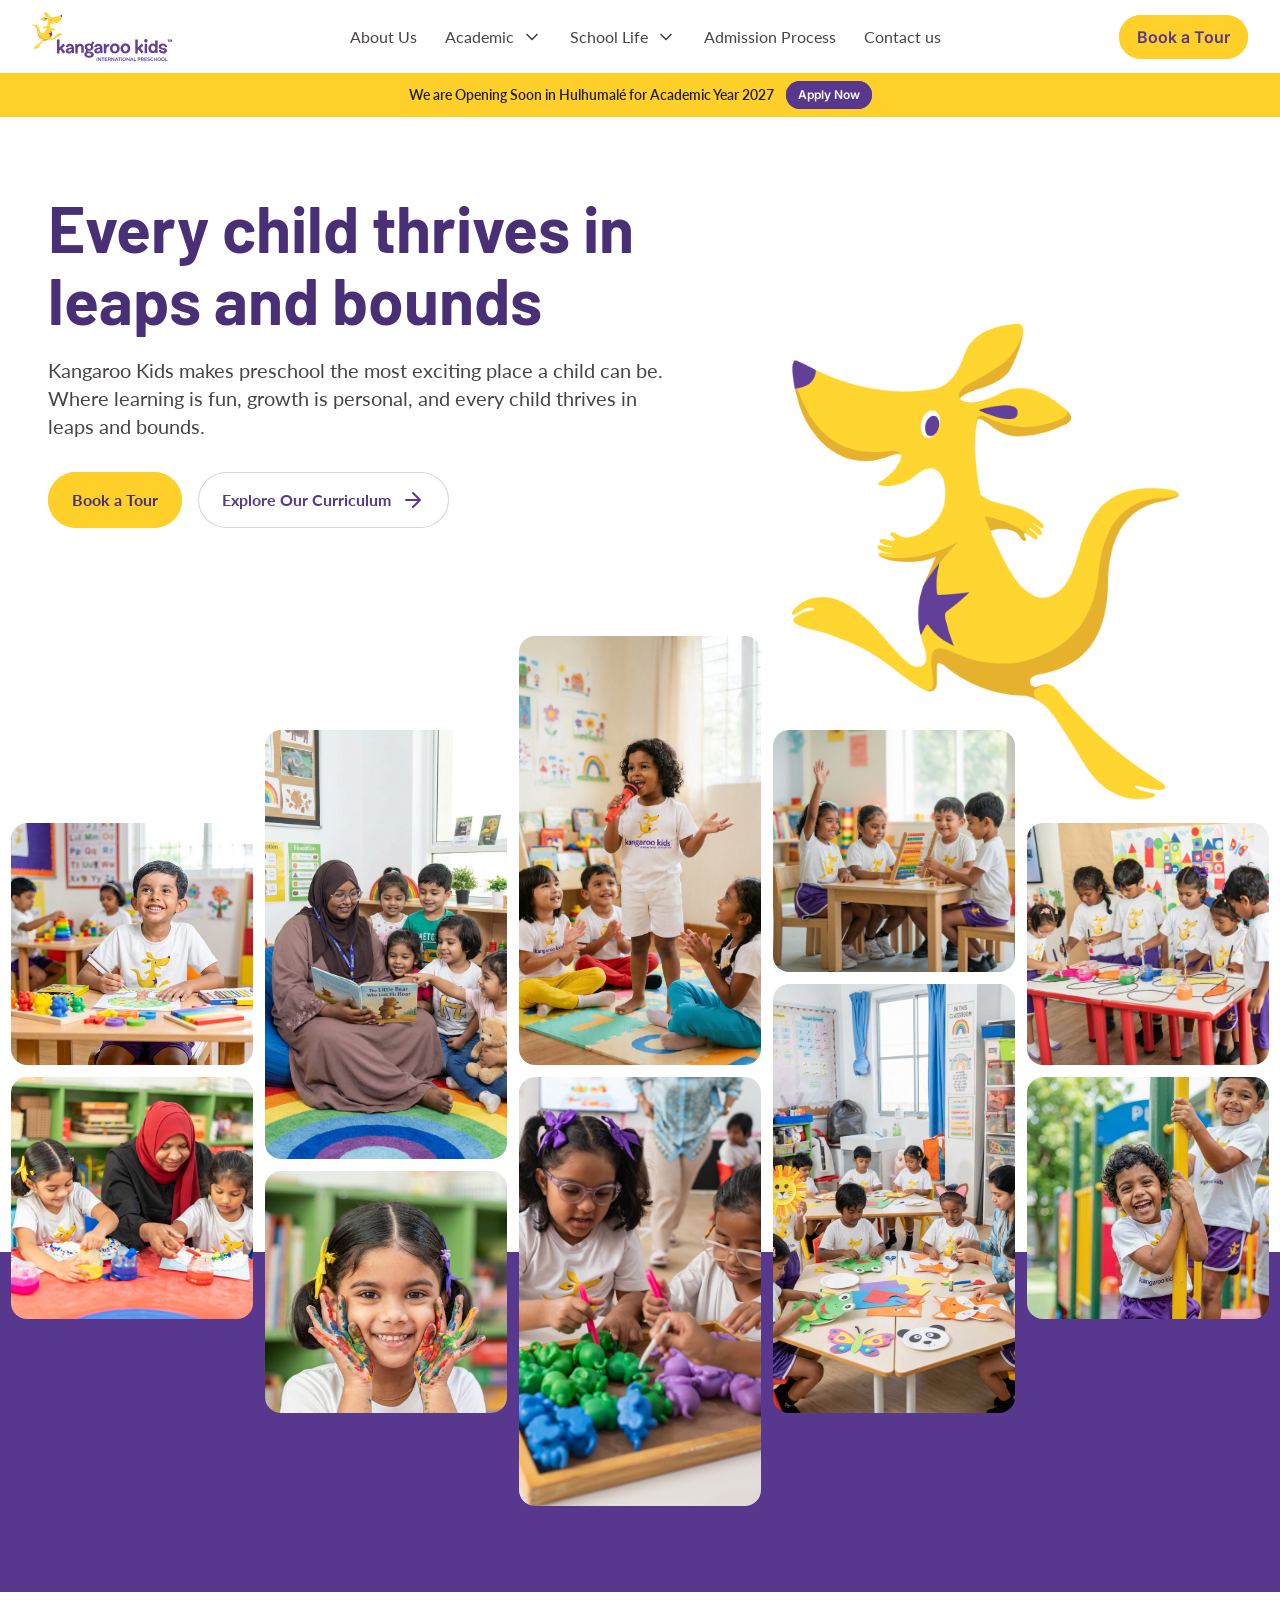
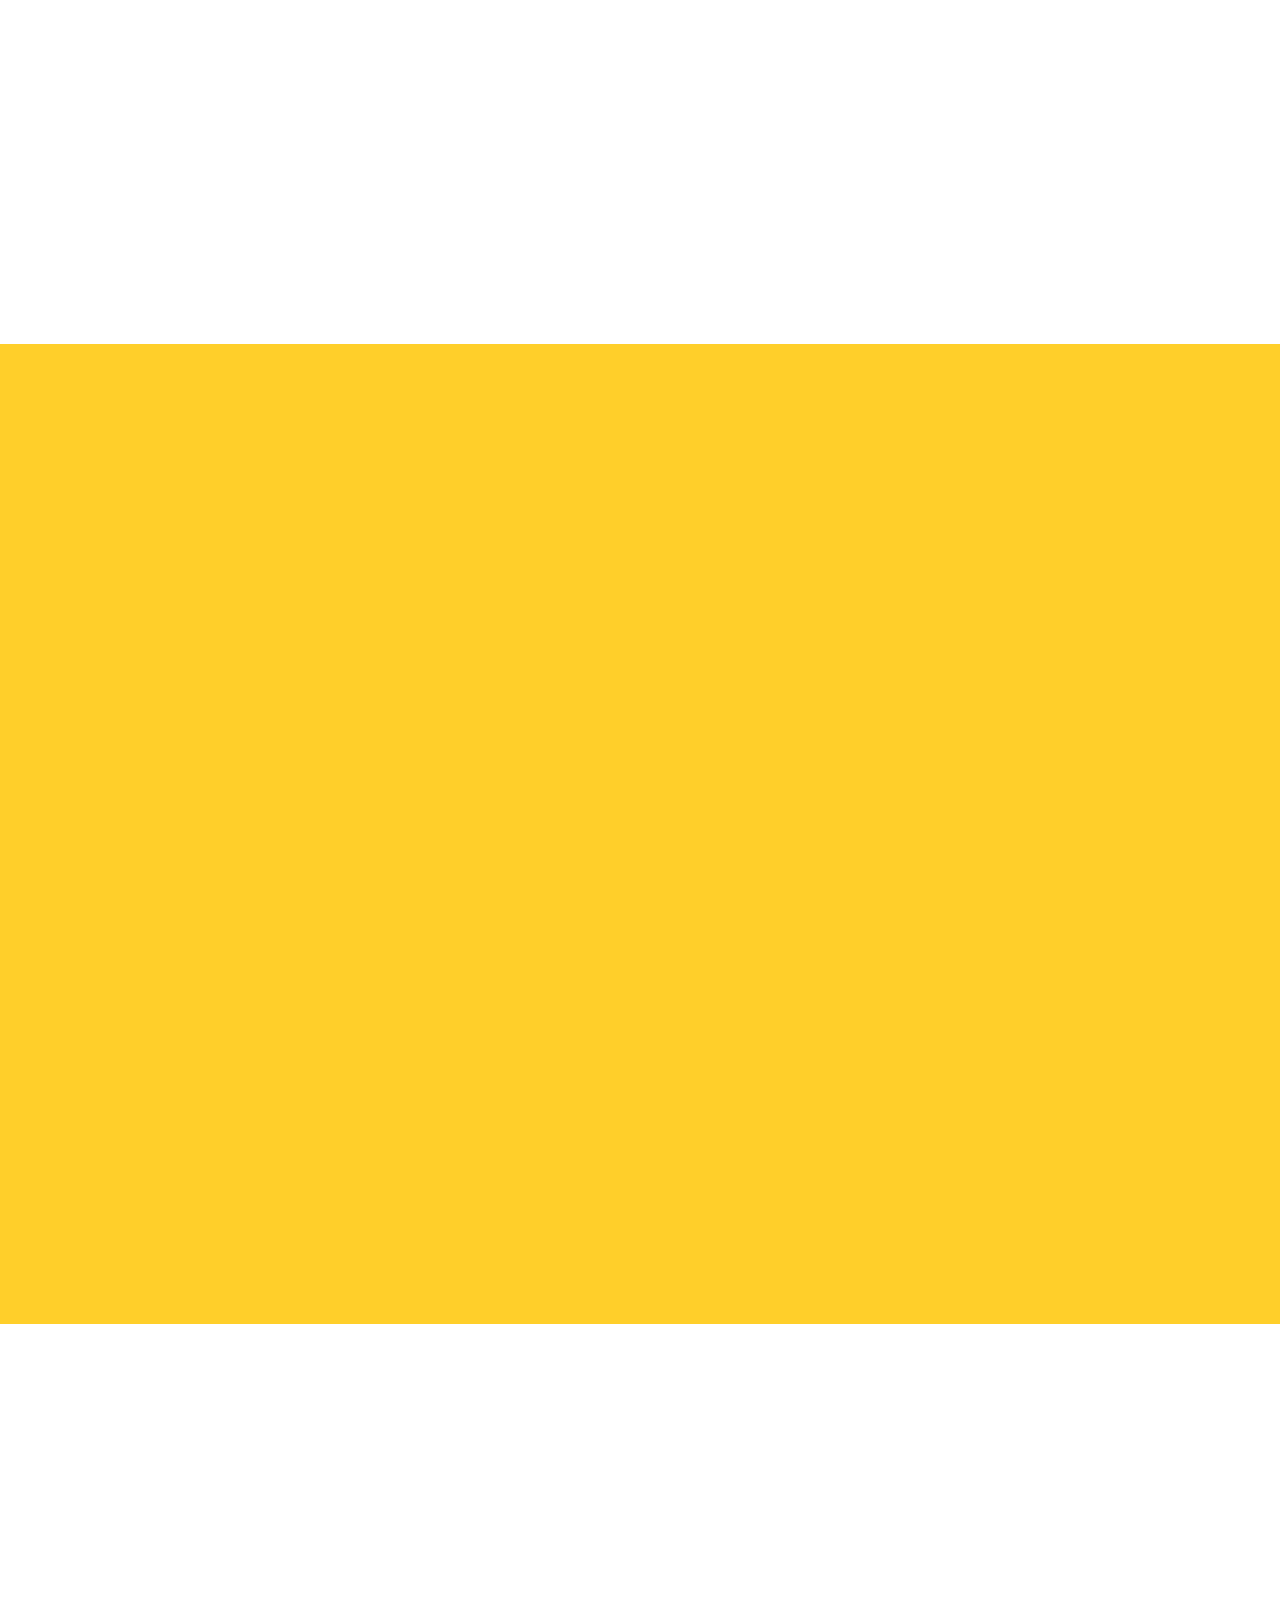
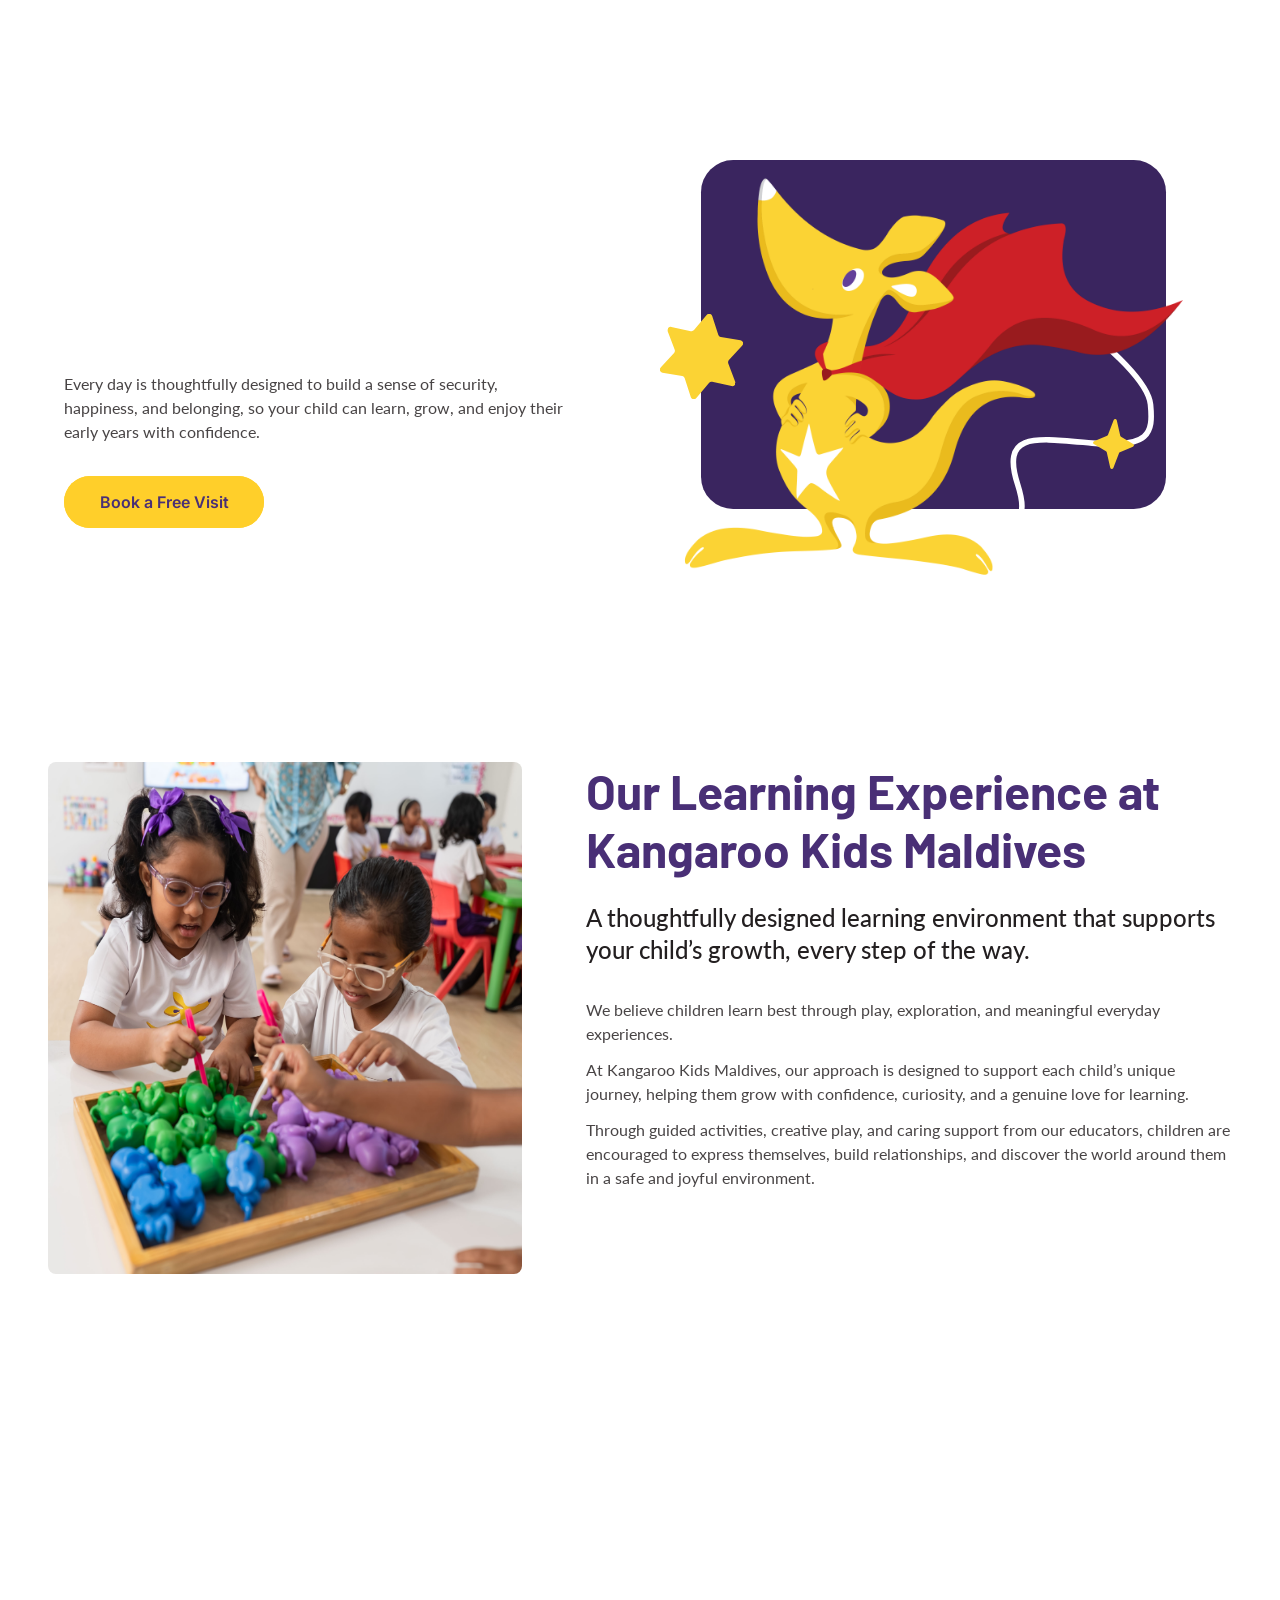
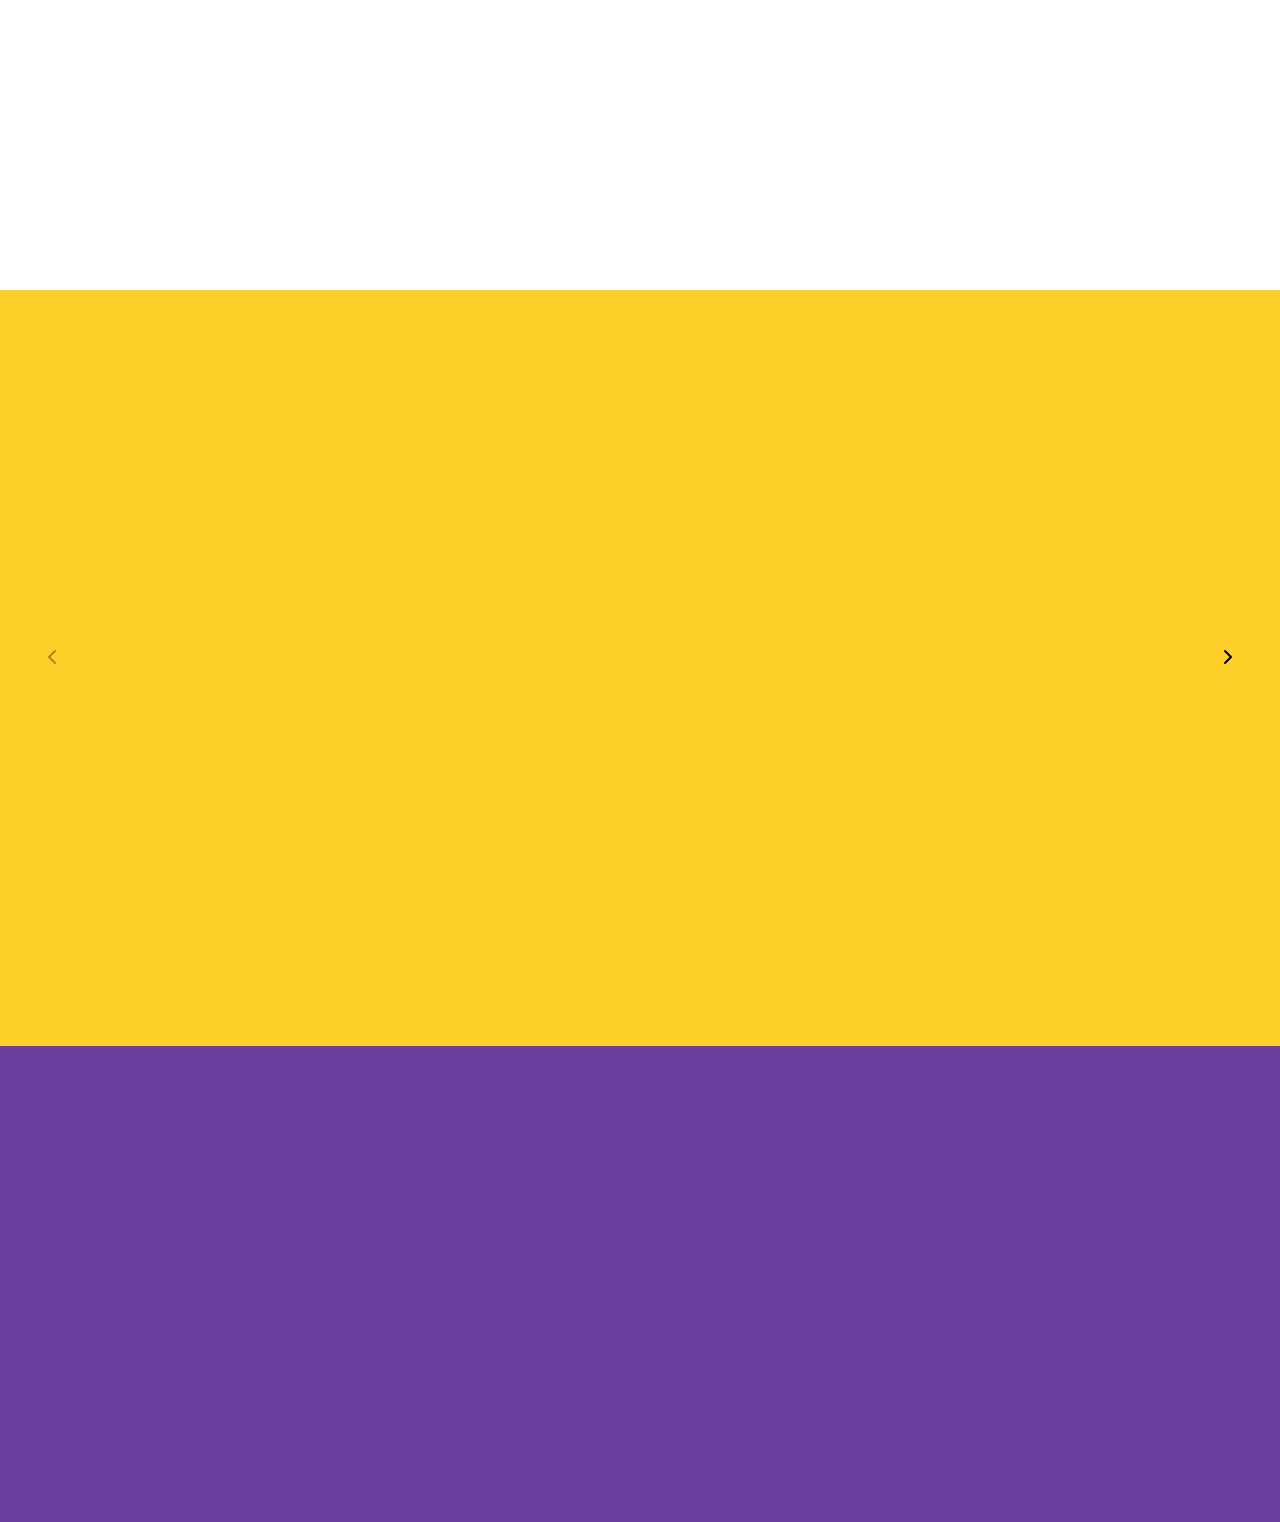
<file: index.html>
<!doctype html>
<html lang="en">
<head>
  <meta charset="utf-8" />
  <meta name="viewport" content="width=device-width, initial-scale=1" />
  <title>Kangaroo Kids – International Preschool, Maldives</title>
  <meta name="description" content="Kangaroo Kids makes preschool the most exciting place a child can be. Playgroup, Nursery, Junior KG and Senior KG in Malé, Maldives." />
  <link rel="preconnect" href="https://fonts.googleapis.com" />
  <link rel="preconnect" href="https://fonts.gstatic.com" crossorigin />
  <link href="https://fonts.googleapis.com/css2?family=Barlow:wght@600;700&family=Inter:wght@400;500;600&family=Lato:ital,wght@0,400;0,700;0,900;1,400&display=swap" rel="stylesheet" />
  <link rel="stylesheet" href="styles.css?v=33" />
</head>
<body>

  <!-- ============ Navbar ============ -->
  <header class="navbar">
    <a href="index.html" class="logo logo--nav logo--color" aria-label="Kangaroo Kids home">
      <span class="layer" style="inset:-0.02% 78.68% 24.99% 0"><img src="assets/group.svg" alt="" /></span>
      <span class="layer" style="inset:54.97% 0 0 17.55%"><img src="assets/group1.svg" alt="" /></span>
    </a>
    <a href="index.html" class="logo logo--nav logo--white" aria-label="Kangaroo Kids home">
      <span class="layer" style="inset:-0.02% 78.68% 24.99% 0"><img src="assets/nav-logo-white-a.svg" alt="" /></span>
      <span class="layer" style="inset:54.97% 0 0 17.55%"><img src="assets/nav-logo-white-b.svg" alt="" /></span>
    </a>
    <nav class="nav" id="primary-nav" aria-label="Primary">
      <a class="nav__item" href="about.html">About Us</a>
      <div class="nav__dropdown">
        <button class="nav__item" type="button" aria-expanded="false" aria-controls="academic-menu">Academic<img class="nav__chev" src="assets/chevron-down.svg" width="20" height="20" alt="" /><img class="nav__chev nav__chev--white" src="assets/chevron-down-white.svg" width="20" height="20" alt="" /></button>
        <ul class="nav__menu" id="academic-menu" hidden>
          <li><a href="curriculum.html">Curriculum</a></li>
          <li><a href="programs.html">Programmes</a></li>
        </ul>
      </div>
      <div class="nav__dropdown">
        <button class="nav__item" type="button" aria-expanded="false" aria-controls="school-menu">School Life<img class="nav__chev" src="assets/chevron-down.svg" width="20" height="20" alt="" /><img class="nav__chev nav__chev--white" src="assets/chevron-down-white.svg" width="20" height="20" alt="" /></button>
        <ul class="nav__menu" id="school-menu" hidden>
          <li><a href="school-life.html">School Life</a></li>
          <li><a href="playground.html">Playground &amp; Enrichment</a></li>
        </ul>
      </div>
      <a class="nav__item" href="admissions.html">Admission Process</a>
      <a class="nav__item" href="contact.html">Contact us</a>
      <a class="btn btn--yellow btn--ui btn--nav nav__cta" href="contact.html" data-open-tour>Book a Tour</a>
    </nav>
    <div class="navbar__right">
      <a class="btn btn--yellow btn--ui btn--nav" href="contact.html" data-open-tour>Book a Tour</a>
      <button class="navbar__toggle" type="button" aria-label="Open menu" aria-expanded="false" aria-controls="primary-nav">
        <img class="icon-menu" src="assets/menu-04.svg" width="32" height="32" alt="" />
        <img class="icon-close" src="assets/nav-close.svg" width="32" height="32" alt="" />
      </button>
    </div>
  </header>

  <!-- ============ Announcement banner ============ -->
  <aside class="banner" aria-label="Announcement">
    <p>We are Opening Soon in Hulhumalé for Academic Year 2027</p>
    <a class="btn btn--purple btn--ui btn--xs" href="enrolment.html">Apply Now</a>
  </aside>

  <main>
    <!-- ============ Hero ============ -->
    <section class="hero" id="about">
      <div class="hero__inner">
        <div class="hero__copy">
          <h1 class="hero__title">Every child thrives in leaps and bounds</h1>
          <div class="hero__lead">
            <p>Kangaroo Kids makes preschool the most exciting place a child can be.</p>
            <p>Where learning is fun, growth is personal, and every child thrives in leaps and bounds.</p>
          </div>
          <div class="hero__actions">
            <a href="contact.html" data-open-tour class="btn btn--yellow btn--lg">Book a Tour</a>
            <a href="curriculum.html" class="btn btn--outline btn--lg">
              Explore Our Curriculum
              <img src="assets/arrow-right.svg" width="24" height="24" alt="" />
            </a>
          </div>
        </div>
        <img class="hero__mascot" src="assets/kangaroo-mascot.png" alt="" />
      </div>

      <div class="gallery gallery--desktop" aria-label="Life at Kangaroo Kids">
        <div class="gallery__col">
          <div class="tile tile--sq"><img src="assets/frame10.png" alt="Children playing with toys at a table" /></div>
          <div class="tile tile--sq"><img src="assets/frame11.png" alt="Teacher doing a craft activity with children" /></div>
        </div>
        <div class="gallery__col">
          <div class="tile tile--tall"><img src="assets/frame12.png" alt="Teacher reading a book to children" /></div>
          <div class="tile tile--sq"><img src="assets/frame13.png" alt="Smiling girl with painted hands" style="object-position:50% 29%" /></div>
        </div>
        <div class="gallery__col">
          <div class="tile tile--tall"><img src="assets/frame14.png" alt="Child dancing in the classroom" /></div>
          <div class="tile tile--tall"><img src="assets/frame15b.png" alt="Children sorting colourful animal counters on a tray" /></div>
        </div>
        <div class="gallery__col">
          <div class="tile tile--sq"><img src="assets/frame16.png" alt="Children raising their hands in class" /></div>
          <div class="tile tile--tall"><img src="assets/frame17.png" alt="Children working together in a bright classroom" /></div>
        </div>
        <div class="gallery__col">
          <div class="tile tile--sq"><img src="assets/frame18b.png" alt="Children painting together at a classroom table" /></div>
          <div class="tile tile--sq"><img src="assets/frame19.png" alt="Happy boy at the playground" style="object-position:100% 0%" /></div>
        </div>
      </div>

      <!-- Mobile gallery: 3 columns, different photo set/arrangement per the mobile design -->
      <div class="gallery gallery--mobile" aria-label="Life at Kangaroo Kids">
        <div class="gallery__col">
          <div class="tile tile--tall"><img src="assets/frame12.png" alt="Teacher reading a book to children" /></div>
          <div class="tile tile--sq tile--crop"><img src="assets/frame13.png" alt="Smiling girl with painted hands" style="height:179.17%;left:-0.1%;top:-22.85%;width:100%" /></div>
        </div>
        <div class="gallery__col">
          <div class="tile tile--tall"><img src="assets/frame14.png" alt="Child singing into a microphone in class" /></div>
          <div class="tile tile--tall tile--crop"><img src="assets/frame49.png" alt="Children playing with colourful sorting toys" style="height:100%;left:-98.72%;top:0;width:266.12%" /></div>
        </div>
        <div class="gallery__col">
          <div class="tile tile--sq"><img src="assets/frame16.png" alt="Children raising their hands in class" /></div>
          <div class="tile tile--tall"><img src="assets/frame17.png" alt="Children working together in a bright classroom" /></div>
        </div>
      </div>
    </section>

    <!-- ============ Programs ============ -->
    <section class="programs" id="programs">
      <header class="section-head">
        <h2 class="section-title">Where Little Hearts <br />Begin to Grow</h2>
        <p class="section-lead">A safe, happy place where your child can learn, play, and build confidence every day, designed for young learners in the Maldives.</p>
      </header>

      <div class="programs__band">
        <div class="programs__grid">
          <article class="program">
            <div class="program__media program__media--crop">
              <span class="layer" style="height:117.79%;left:-10.44%;top:-13.04%;width:121%"><img src="assets/frame24.png" alt="" /></span>
            </div>
            <div class="program__body">
              <div>
                <h3 class="program__title">Playgroup</h3>
                <p class="program__text">A gentle first step filled with play, care, and comfort.</p>
              </div>
              <ul class="badges">
                <li class="badge badge--brand"><img src="assets/dot.svg" width="8" height="8" alt="" />2-3 Years</li>
                <li class="badge"><img src="assets/calendar.svg" width="12" height="12" alt="" />5 Days a Week</li>
                <li class="badge"><img src="assets/clock.svg" width="12" height="12" alt="" />2 Hr 15 Mins</li>
              </ul>
              <a href="programs.html" class="btn btn--purple btn--sm btn--block">Learn More</a>
            </div>
          </article>

          <article class="program">
            <div class="program__media"><img src="assets/frame17.png" alt="" /></div>
            <div class="program__body">
              <div>
                <h3 class="program__title">Nursery</h3>
                <p class="program__text">Building confidence through fun and simple learning.</p>
              </div>
              <ul class="badges">
                <li class="badge badge--brand"><img src="assets/dot.svg" width="8" height="8" alt="" />3-4 Years</li>
                <li class="badge"><img src="assets/calendar.svg" width="12" height="12" alt="" />5 Days a Week</li>
                <li class="badge"><img src="assets/clock.svg" width="12" height="12" alt="" />2 Hr 45 Mins</li>
              </ul>
              <a href="programs.html" class="btn btn--purple btn--sm btn--block">Learn More</a>
            </div>
          </article>

          <article class="program">
            <div class="program__media"><img src="assets/frame12.png" alt="" /></div>
            <div class="program__body">
              <div>
                <h3 class="program__title">Junior KG</h3>
                <p class="program__text">Growing skills, creativity, and friendships every day.</p>
              </div>
              <ul class="badges">
                <li class="badge badge--brand"><img src="assets/dot.svg" width="8" height="8" alt="" />4-5 Years</li>
                <li class="badge"><img src="assets/calendar.svg" width="12" height="12" alt="" />5 Days a Week</li>
                <li class="badge"><img src="assets/clock.svg" width="12" height="12" alt="" />3 Hr 30 Mins</li>
              </ul>
              <a href="programs.html" class="btn btn--purple btn--sm btn--block">Learn More</a>
            </div>
          </article>

          <article class="program">
            <div class="program__media"><img src="assets/frame16.png" alt="" /></div>
            <div class="program__body">
              <div>
                <h3 class="program__title">Senior KG</h3>
                <p class="program__text">Preparing your child with confidence for the next step.</p>
              </div>
              <ul class="badges">
                <li class="badge badge--brand"><img src="assets/dot.svg" width="8" height="8" alt="" />5-6 Years</li>
                <li class="badge"><img src="assets/calendar.svg" width="12" height="12" alt="" />5 Days a Week</li>
                <li class="badge"><img src="assets/clock.svg" width="12" height="12" alt="" />3 Hr 30 Mins</li>
              </ul>
              <a href="programs.html" class="btn btn--purple btn--sm btn--block">Learn More</a>
            </div>
          </article>
        </div>
      </div>
    </section>

    <!-- ============ Why Choose Us (tabs) ============ -->
    <section class="why" id="admissions">
      <header class="section-head section-head--narrow">
        <h2 class="section-title">Why Families in the <br />Maldives Choose Us</h2>
        <p class="section-lead">Choosing the right preschool matters. Here’s what makes our school a place families trust and children love.</p>
      </header>

      <div class="tabs">
        <div class="tabs__list" role="tablist" aria-label="Why choose us">
          <button class="tabs__tab" role="tab" id="tab-safe" aria-controls="panel-safe" aria-selected="true">Safe &amp; Happy</button>
          <button class="tabs__tab" role="tab" id="tab-learning" aria-controls="panel-learning" aria-selected="false" tabindex="-1">Learning &amp; Discovery</button>
          <button class="tabs__tab" role="tab" id="tab-parents" aria-controls="panel-parents" aria-selected="false" tabindex="-1">Parent Partnership</button>
        </div>

        <div class="tabs__panel" role="tabpanel" id="panel-safe" aria-labelledby="tab-safe">
          <div class="tabs__copy">
            <h3 class="tabs__title">A Safe, Happy Place Your Child Will Love</h3>
            <div class="tabs__text">
              <p>We create a warm and welcoming environment where your child feels safe, cared for, and confident to explore. From the moment they arrive, children are supported by attentive teachers who understand their needs and help them feel at home.</p>
              <p>Every day is thoughtfully designed to build a sense of security, happiness, and belonging, so your child can learn, grow, and enjoy their early years with confidence.</p>
            </div>
            <a href="contact.html" data-open-tour class="btn btn--yellow btn--md2 btn--w200">Book a Free Visit</a>
          </div>
          <div class="tabs__media art">
            <span class="art__rect" style="left:15.344%;top:11.543%;width:76.411%;height:57.308%"></span>
            <span class="art__layer" style="left:43.056%;top:39.551%;width:46.275%;height:32.098%"><span class="art__fill" style="inset:-1.16% -1% -1.44% -0.18%"><img src="assets/why-vector.svg" alt="" /></span></span>
            <img class="art__kangaroo" src="assets/why-kangaroo-safe.png" alt="Kangaroo mascot wearing a superhero cape" style="top:0.000%" />
            <span class="art__rot art__star" style="left:6.217%;top:34.656%;width:18.284%;height:18.284%"><span class="art__rot-inner" style="width:85.366%;height:85.366%;transform:rotate(10.93deg)"><span class="art__fill" style="inset:3.71% 9.45%"><img src="assets/why-star1.svg" alt="" /></span></span></span>
            <span class="art__rot art__star" style="left:79.100%;top:53.174%;width:8.063%;height:10.081%"><span class="art__rot-inner" style="width:91.667%;height:94.954%;transform:rotate(4.14deg)"><span class="art__fill" style="inset:6.72% 4.29%"><img src="assets/why-star2.svg" alt="" /></span></span></span>
          </div>
        </div>

        <div class="tabs__panel" role="tabpanel" id="panel-learning" aria-labelledby="tab-learning" hidden>
          <div class="tabs__copy">
            <h3 class="tabs__title">Learning That Builds Confidence Every Day</h3>
            <div class="tabs__text">
              <p>Our approach combines play-based learning with thoughtfully designed activities that support early development. Children are encouraged to explore, ask questions, and learn through meaningful, hands-on experiences.</p>
              <p>With the right balance of guidance and freedom, we help children build confidence, curiosity, and a strong foundation for their future learning journey.</p>
            </div>
            <a href="contact.html" data-open-tour class="btn btn--yellow btn--md2 btn--w200">Book a Free Visit</a>
          </div>
          <div class="tabs__media art art--white">
            <span class="art__rect" style="left:11.842%;top:21.382%;width:76.411%;height:57.308%"></span>
            <span class="art__rot art__ellipse" style="left:-21.428%;top:27.699%;width:65.880%;height:50.358%"><span class="art__rot-inner" style="width:89.377%;height:76.101%;transform:rotate(12.73deg)"><img src="assets/why-ellipse.svg" alt="" /></span></span>
            <img class="art__kangaroo" src="assets/why-kangaroo-learning.png" alt="Kangaroo mascot playing with alphabet blocks" style="top:0.000%" />
            <span class="art__rot art__star" style="left:71.232%;top:28.668%;width:30.055%;height:34.837%"><span class="art__rot-inner" style="width:76.659%;height:85.662%;transform:rotate(15.19deg)"><span class="art__fill" style="inset:2.16% 1.38%"><img src="assets/why-star3.svg" alt="" /></span></span></span>
            <span class="art__rot art__star" style="left:74.671%;top:27.303%;width:6.707%;height:7.949%"><span class="art__rot-inner" style="width:80.605%;height:88.096%;transform:rotate(11.63deg)"><span class="art__fill" style="inset:9.19% 5.86%"><img src="assets/why-star4.svg" alt="" /></span></span></span>
          </div>
        </div>

        <div class="tabs__panel" role="tabpanel" id="panel-parents" aria-labelledby="tab-parents" hidden>
          <div class="tabs__copy">
            <h3 class="tabs__title">A Preschool Parents Can Truly Trust</h3>
            <div class="tabs__text">
              <p>We understand that choosing the right preschool is an important decision for every parent. That’s why we focus on building trust through open communication, consistent care, and a supportive learning environment.</p>
              <p>With experienced educators, small class sizes, and close partnerships with families, we ensure every child receives the attention and support they need to thrive.</p>
            </div>
            <a href="contact.html" data-open-tour class="btn btn--yellow btn--md2 btn--w200">Book a Free Visit</a>
          </div>
          <div class="tabs__media art">
            <span class="art__rect" style="left:18.586%;top:11.513%;width:62.993%;height:47.204%"></span>
            <span class="art__layer" style="left:6.872%;top:26.393%;width:46.275%;height:32.098%"><span class="art__fill" style="inset:-1.16% -1% -1.44% -0.18%"><img src="assets/why-vector.svg" alt="" /></span></span>
            <img class="art__kangaroo" src="assets/why-kangaroo-parents.png" alt="Kangaroo mascot holding a trophy on a winners podium" style="top:8.224%" />
            <span class="art__rot art__star" style="left:18.586%;top:53.125%;width:8.063%;height:10.081%"><span class="art__rot-inner" style="width:91.667%;height:94.954%;transform:rotate(4.14deg)"><span class="art__fill" style="inset:6.72% 4.29%"><img src="assets/why-star2.svg" alt="" /></span></span></span>
          </div>
        </div>
      </div>
    </section>

    <!-- ============ Learning Experience ============ -->
    <section class="experience" id="curriculum">
      <div class="experience__media">
        <img src="assets/frame49.png" alt="Children playing with colourful sorting toys" style="height:106.28%;left:-38.74%;top:-3.22%;width:146%" />
      </div>
      <div class="experience__copy">
        <div class="experience__head">
          <h2 class="section-title section-title--left">Our Learning Experience at Kangaroo Kids Maldives</h2>
          <p class="experience__lead">A thoughtfully designed learning environment that supports your child’s growth, every step of the way.</p>
        </div>
        <div class="experience__text">
          <p>We believe children learn best through play, exploration, and meaningful everyday experiences.</p>
          <p>At Kangaroo Kids Maldives, our approach is designed to support each child’s unique journey, helping them grow with confidence, curiosity, and a genuine love for learning.</p>
          <p>Through guided activities, creative play, and caring support from our educators, children are encouraged to express themselves, build relationships, and discover the world around them in a safe and joyful environment.</p>
        </div>
        <a href="curriculum.html" class="btn btn--yellow btn--md2">
          Explore Our Curriculum
          <img src="assets/arrow-right1.svg" width="20" height="20" alt="" />
        </a>
      </div>
    </section>

    <!-- ============ Features ============ -->
    <section class="features" id="school-life">
      <div class="feature">
        <div class="ficon">
          <span class="layer" style="right:0;top:0;width:32.8125%;height:32.8125%"><img src="assets/ellipse3.svg" alt="" /></span>
          <span class="layer" style="inset:9.56% 0"><img src="assets/group2.svg" alt="" /></span>
        </div>
        <h3 class="feature__title">Exclusive Learning Materials</h3>
        <p class="feature__text">Children learn with specially designed books and resources that make learning engaging and meaningful.</p>
      </div>
      <div class="feature">
        <div class="ficon">
          <span class="layer" style="right:-0.516%;top:0;width:32.8125%;height:32.8125%"><img src="assets/vector.svg" alt="" /></span>
          <span class="layer" style="inset:0"><img src="assets/group3.svg" alt="" /></span>
          <span class="layer" style="inset:16.58%"><img src="assets/group4.svg" alt="" /></span>
        </div>
        <h3 class="feature__title">Local &amp; Cultural Learning</h3>
        <p class="feature__text">We introduce Dhivehi, Islamic values, and cultural understanding in a way that is simple and meaningful for young learners.</p>
      </div>
      <div class="feature">
        <div class="ficon">
          <span class="layer" style="inset:0"><img src="assets/fi7855621.svg" alt="" /></span>
        </div>
        <h3 class="feature__title">Experienced &amp; Caring Educators</h3>
        <p class="feature__text">Our teachers are professionally trained and continuously supported to provide the best care and learning experience.</p>
      </div>
      <div class="feature">
        <div class="ficon">
          <span class="layer" style="left:68.25%;right:-1.59%;top:0;aspect-ratio:1"><img src="assets/vector1.svg" alt="" /></span>
          <span class="layer" style="inset:0 6.25% 6.25% 0"><img src="assets/group5.svg" alt="" /></span>
          <span class="layer" style="inset:45.31% 0 0 45.31%"><img src="assets/group6.svg" alt="" /></span>
        </div>
        <h3 class="feature__title">Flexible Learning Hours</h3>
        <p class="feature__text">We offer convenient schedules and session options to support your family’s needs.</p>
      </div>
      <div class="feature">
        <div class="ficon">
          <span class="layer" style="inset:39.74% 18.13% 55.97% 56.13%"><img src="assets/group7.svg" alt="" /></span>
          <span class="layer" style="inset:39.74% 56.13% 55.97% 18.13%"><img src="assets/group8.svg" alt="" /></span>
          <span class="layer" style="inset:24.39% 0 10.74% 0"><img src="assets/group9.svg" alt="" /></span>
          <span class="layer" style="inset:10.74% 5.46% 24.24% 5.45%"><img src="assets/vector2.svg" alt="" /></span>
        </div>
        <h3 class="feature__title">Low Student-to-Teacher Ratio</h3>
        <p class="feature__text">Small class sizes ensure every child receives personal attention, care, and support.</p>
      </div>
      <div class="feature">
        <div class="ficon">
          <span class="layer" style="inset:7.81% 29.69% 59.38% 37.5%"><img src="assets/ellipse3.svg" alt="" /></span>
          <span class="layer" style="inset:0"><img src="assets/group10.svg" alt="" /></span>
          <span class="layer" style="inset:35.55% 58.98% 41.02% 17.58%"><img src="assets/group11.svg" alt="" /></span>
        </div>
        <h3 class="feature__title">Engaging, Play-Based Activities</h3>
        <p class="feature__text">Children learn through fun, hands-on experiences that build curiosity, confidence, and a love for learning.</p>
      </div>
    </section>

    <!-- ============ Testimonials ============ -->
    <section class="testimonials" id="news">
      <header class="section-head section-head--wide">
        <h2 class="section-title">What Parents Are Saying</h2>
        <p class="section-lead">Hear from families who have trusted us to support their children’s learning and growth journey.</p>
      </header>

      <div class="carousel">
        <button class="carousel__arrow carousel__arrow--prev" type="button" aria-label="Previous testimonial">
          <img src="assets/chevron-left.svg" width="24" height="24" alt="" />
        </button>
        <div class="carousel__track" tabindex="0" aria-label="Parent testimonials">
          <figure class="quote">
            <img src="assets/icon.svg" width="32" height="32" alt="" />
            <blockquote>From the very first week, we felt how caring and attentive the teachers were. Our daughter comes home excited to share what she learned every day.</blockquote>
            <div class="stars" role="img" aria-label="5 out of 5 stars">
              <img src="assets/icon1.svg" width="16" height="16" alt="" /><img src="assets/icon1.svg" width="16" height="16" alt="" /><img src="assets/icon1.svg" width="16" height="16" alt="" /><img src="assets/icon1.svg" width="16" height="16" alt="" /><img src="assets/icon1.svg" width="16" height="16" alt="" />
            </div>
            <figcaption class="quote__author">
              <span class="avatar" aria-hidden="true">SA</span>
              <span><strong>Sarah Ahmed</strong><small>Parent of Isla (4 years old)</small></span>
            </figcaption>
          </figure>
          <figure class="quote">
            <img src="assets/icon.svg" width="32" height="32" alt="" />
            <blockquote>Kangaroo Kids Maldives has created such a safe and joyful environment for our son. We’ve seen a huge boost in his confidence and communication skills.</blockquote>
            <div class="stars" role="img" aria-label="5 out of 5 stars">
              <img src="assets/icon1.svg" width="16" height="16" alt="" /><img src="assets/icon1.svg" width="16" height="16" alt="" /><img src="assets/icon1.svg" width="16" height="16" alt="" /><img src="assets/icon1.svg" width="16" height="16" alt="" /><img src="assets/icon1.svg" width="16" height="16" alt="" />
            </div>
            <figcaption class="quote__author">
              <span class="avatar" aria-hidden="true">LH</span>
              <span><strong>Lina Hussain</strong><small>Parents of Zayan (5 years old)</small></span>
            </figcaption>
          </figure>
          <figure class="quote">
            <img src="assets/icon.svg" width="32" height="32" alt="" />
            <blockquote>What we love most is how the learning feels natural and playful. The team truly understands how to nurture children with patience and warmth</blockquote>
            <div class="stars" role="img" aria-label="5 out of 5 stars">
              <img src="assets/icon1.svg" width="16" height="16" alt="" /><img src="assets/icon1.svg" width="16" height="16" alt="" /><img src="assets/icon1.svg" width="16" height="16" alt="" /><img src="assets/icon1.svg" width="16" height="16" alt="" /><img src="assets/icon1.svg" width="16" height="16" alt="" />
            </div>
            <figcaption class="quote__author">
              <span class="avatar" aria-hidden="true">MS</span>
              <span><strong>Mariyam Shifa</strong><small>Parent of Aira (3 years old)</small></span>
            </figcaption>
          </figure>
          <figure class="quote">
            <img src="assets/icon.svg" width="32" height="32" alt="" />
            <blockquote>The daily updates and open communication give us real peace of mind. We always know how our child is doing and growing.</blockquote>
            <div class="stars" role="img" aria-label="5 out of 5 stars">
              <img src="assets/icon1.svg" width="16" height="16" alt="" /><img src="assets/icon1.svg" width="16" height="16" alt="" /><img src="assets/icon1.svg" width="16" height="16" alt="" /><img src="assets/icon1.svg" width="16" height="16" alt="" /><img src="assets/icon1.svg" width="16" height="16" alt="" />
            </div>
            <figcaption class="quote__author">
              <span class="avatar" aria-hidden="true">AN</span>
              <span><strong>Aishath Nazeera</strong><small>Parent of Yoosuf (4 years old)</small></span>
            </figcaption>
          </figure>
          <figure class="quote">
            <img src="assets/icon.svg" width="32" height="32" alt="" />
            <blockquote>Our son was shy at first, but the teachers’ gentle encouragement helped him blossom into a curious, confident little learner.</blockquote>
            <div class="stars" role="img" aria-label="5 out of 5 stars">
              <img src="assets/icon1.svg" width="16" height="16" alt="" /><img src="assets/icon1.svg" width="16" height="16" alt="" /><img src="assets/icon1.svg" width="16" height="16" alt="" /><img src="assets/icon1.svg" width="16" height="16" alt="" /><img src="assets/icon1.svg" width="16" height="16" alt="" />
            </div>
            <figcaption class="quote__author">
              <span class="avatar" aria-hidden="true">IF</span>
              <span><strong>Ibrahim Faisal</strong><small>Parent of Rayaan (5 years old)</small></span>
            </figcaption>
          </figure>
          <figure class="quote">
            <img src="assets/icon.svg" width="32" height="32" alt="" />
            <blockquote>A wonderful community. The events and activities make every child feel celebrated, and families feel truly welcome.</blockquote>
            <div class="stars" role="img" aria-label="5 out of 5 stars">
              <img src="assets/icon1.svg" width="16" height="16" alt="" /><img src="assets/icon1.svg" width="16" height="16" alt="" /><img src="assets/icon1.svg" width="16" height="16" alt="" /><img src="assets/icon1.svg" width="16" height="16" alt="" /><img src="assets/icon1.svg" width="16" height="16" alt="" />
            </div>
            <figcaption class="quote__author">
              <span class="avatar" aria-hidden="true">FR</span>
              <span><strong>Fathimath Rizna</strong><small>Parent of Leen (3 years old)</small></span>
            </figcaption>
          </figure>
        </div>
        <button class="carousel__arrow carousel__arrow--next" type="button" aria-label="Next testimonial">
          <img src="assets/chevron-right.svg" width="24" height="24" alt="" />
        </button>
      </div>
      <div class="dots" role="group" aria-label="Choose testimonial"></div>

      <div class="testimonials__cta" id="book">
        <p>Ready to Become Part of Our Family?</p>
        <a href="contact.html" data-open-tour class="btn btn--purple btn--md btn--w180">Book a Tour</a>
      </div>
    </section>
  </main>

  <!-- ============ Footer ============ -->
  <footer class="footer">
    <div class="footer__top">
      <div class="footer__brand">
        <a href="index.html" class="logo logo--footer" aria-label="Kangaroo Kids home">
          <span class="layer" style="inset:0 31.32% 28.41% 27.23%"><img src="assets/group12.svg" alt="" /></span>
          <span class="layer" style="inset:73.2% 0 0 0"><img src="assets/group13.svg" alt="" /></span>
        </a>
        <p>A safe and joyful learning space where children grow with confidence, curiosity, and care.</p>
        <div class="footer__social">
          <a href="#" aria-label="Facebook"><img src="assets/social-icon.svg" width="24" height="24" alt="" /></a>
          <a href="#" aria-label="Instagram" class="footer__ig"><span class="layer" style="inset:0 0.06% 0.02% 0"><img src="assets/group14.svg" alt="" /></span></a>
        </div>
      </div>
      <nav class="footer__col" aria-label="Quick links">
        <h2>Quick Links</h2>
        <ul>
          <li><a href="about.html">About Us</a></li>
          <li><a href="admissions.html">Admissions</a></li>
          <li><a href="curriculum.html">Academic</a></li>
          <li><a href="school-life.html">School Life</a></li>
          <li><a href="index.html#news">News &amp; Events</a></li>
        </ul>
      </nav>
      <nav class="footer__col" aria-label="Programs">
        <h2>Programs</h2>
        <ul>
          <li><a href="programs.html#playschool">Playgroup</a></li>
          <li><a href="programs.html#nursery">Nursery</a></li>
          <li><a href="programs.html#junior-kg">Junior KG</a></li>
          <li><a href="programs.html#senior-kg">Senior KG</a></li>
        </ul>
      </nav>
      <div class="footer__contact">
        <h2>Contact</h2>
        <div class="contact-row">
          <img src="assets/location-on.svg" width="24" height="24" alt="" />
          <address><strong>Dream Campus, Malé</strong><span>Lonuziyaaraiy Magu, 20064</span></address>
        </div>
        <a class="contact-row" href="mailto:hello@kangarookids.mv">
          <img src="assets/mail01.svg" width="24" height="24" alt="" />
          <strong>hello@kangarookids.mv</strong>
        </a>
        <a class="contact-row" href="tel:+9607240606">
          <img src="assets/phone1.svg" width="24" height="24" alt="" />
          <strong>(+960) 724-0606</strong>
        </a>
      </div>
    </div>
    <p class="footer__copy">© 2026 Kangaroo Kids. All rights reserved.</p>
  </footer>

  <!-- ============ Book a Tour dialog ============ -->
  <dialog class="modal" id="tour-dialog" aria-labelledby="tour-title">
    <h2 class="modal__title" id="tour-title">Book a Tour</h2>
    <form class="form" data-enquiry>
      <div class="form__row">
        <div class="field"><label for="tour-first">First Name*</label><input id="tour-first" name="firstName" autocomplete="given-name" required /></div>
        <div class="field"><label for="tour-last">Last Name*</label><input id="tour-last" name="lastName" autocomplete="family-name" required /></div>
      </div>
      <div class="form__row form__row--wide">
        <div class="field"><label for="tour-email">Email Address*</label><input id="tour-email" name="email" type="email" autocomplete="email" required /></div>
        <div class="field"><label for="tour-phone">Phone Number</label><input id="tour-phone" name="phone" type="tel" autocomplete="tel" /></div>
      </div>
      <div class="field"><label for="tour-subject">Subject*</label><select id="tour-subject" name="subject" required><option selected>Book a tour</option><option>Admissions</option><option>Fees and policies</option><option>General enquiry</option></select></div>
      <div class="field"><label for="tour-message">Message*</label><textarea id="tour-message" name="message" required></textarea></div>
      <button class="btn btn--purple btn--ui btn--md" type="submit">Submit</button>
      <p class="form__status" role="status"></p>
    </form>
    <button class="modal__close" type="button" aria-label="Close"><img src="assets/x-close.svg" width="24" height="24" alt="" /></button>
  </dialog>

  <script src="script.js?v=22"></script>
</body>
</html>
</file>
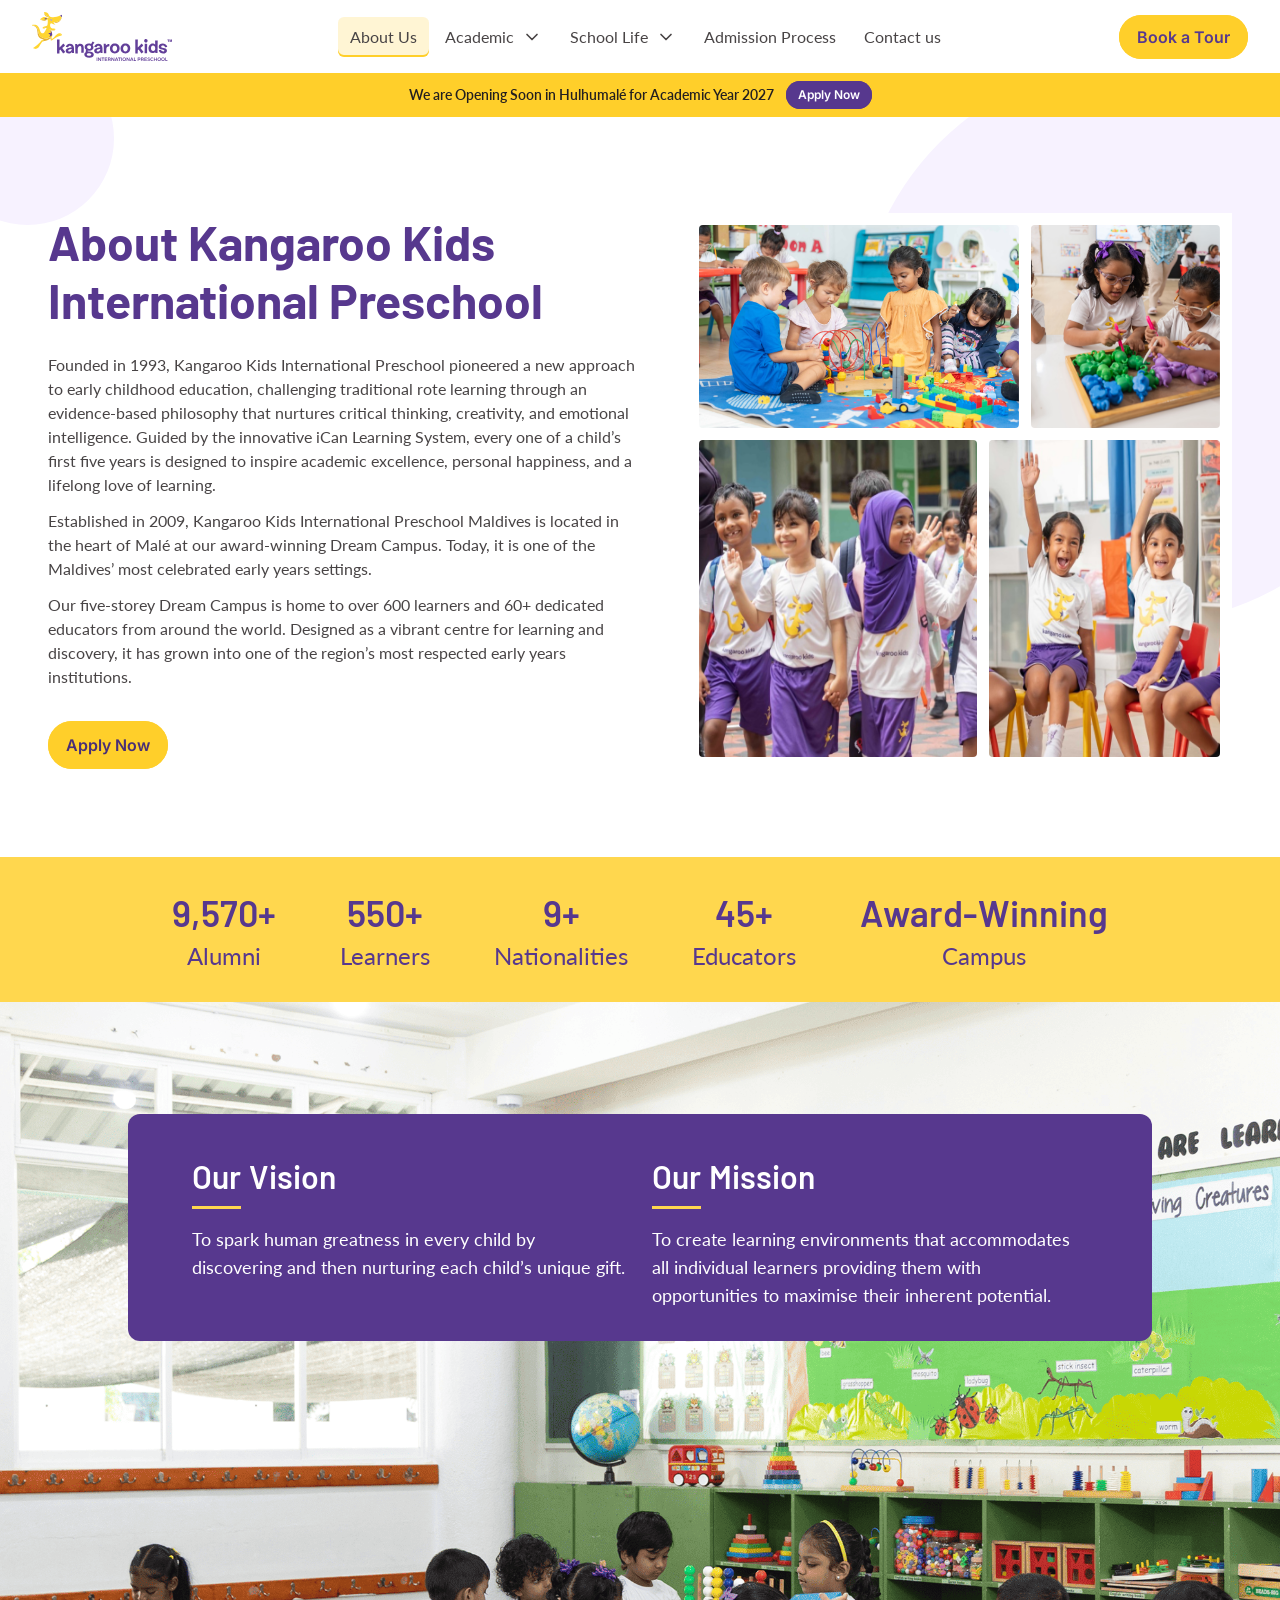
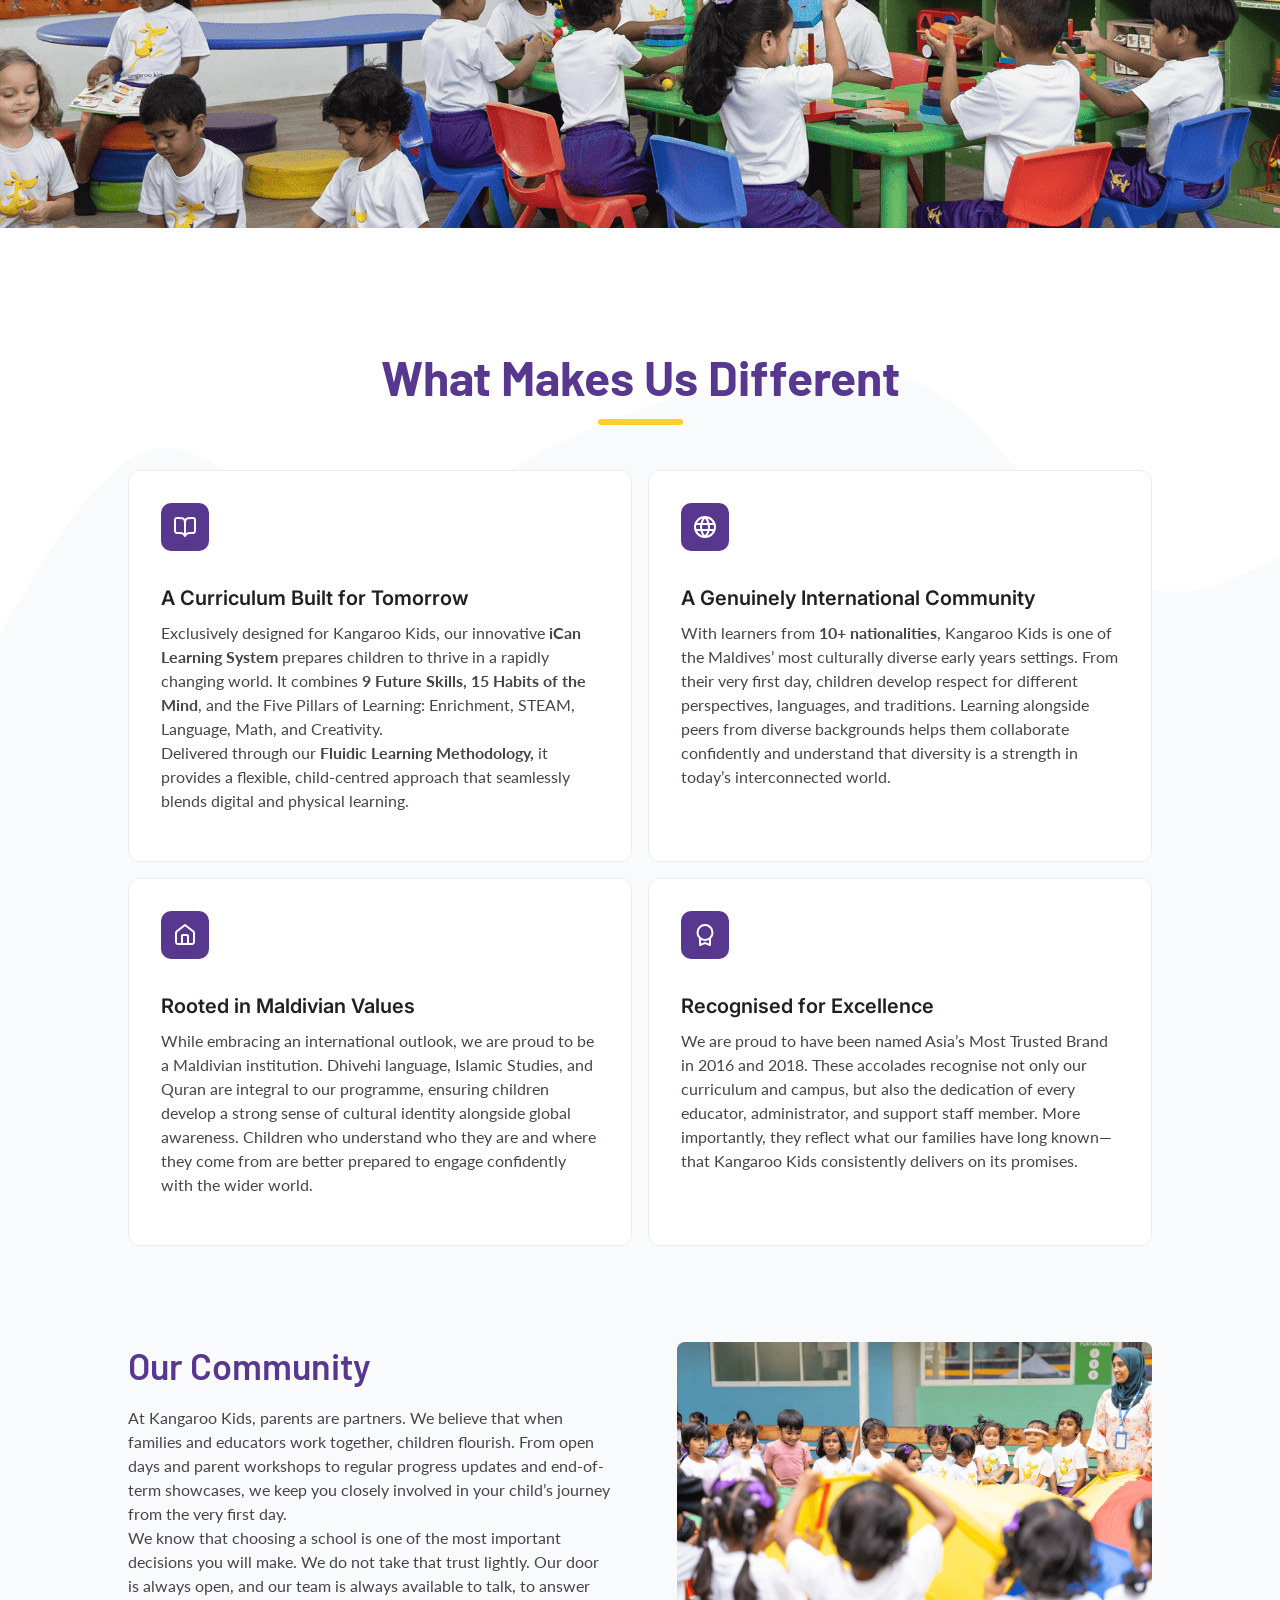
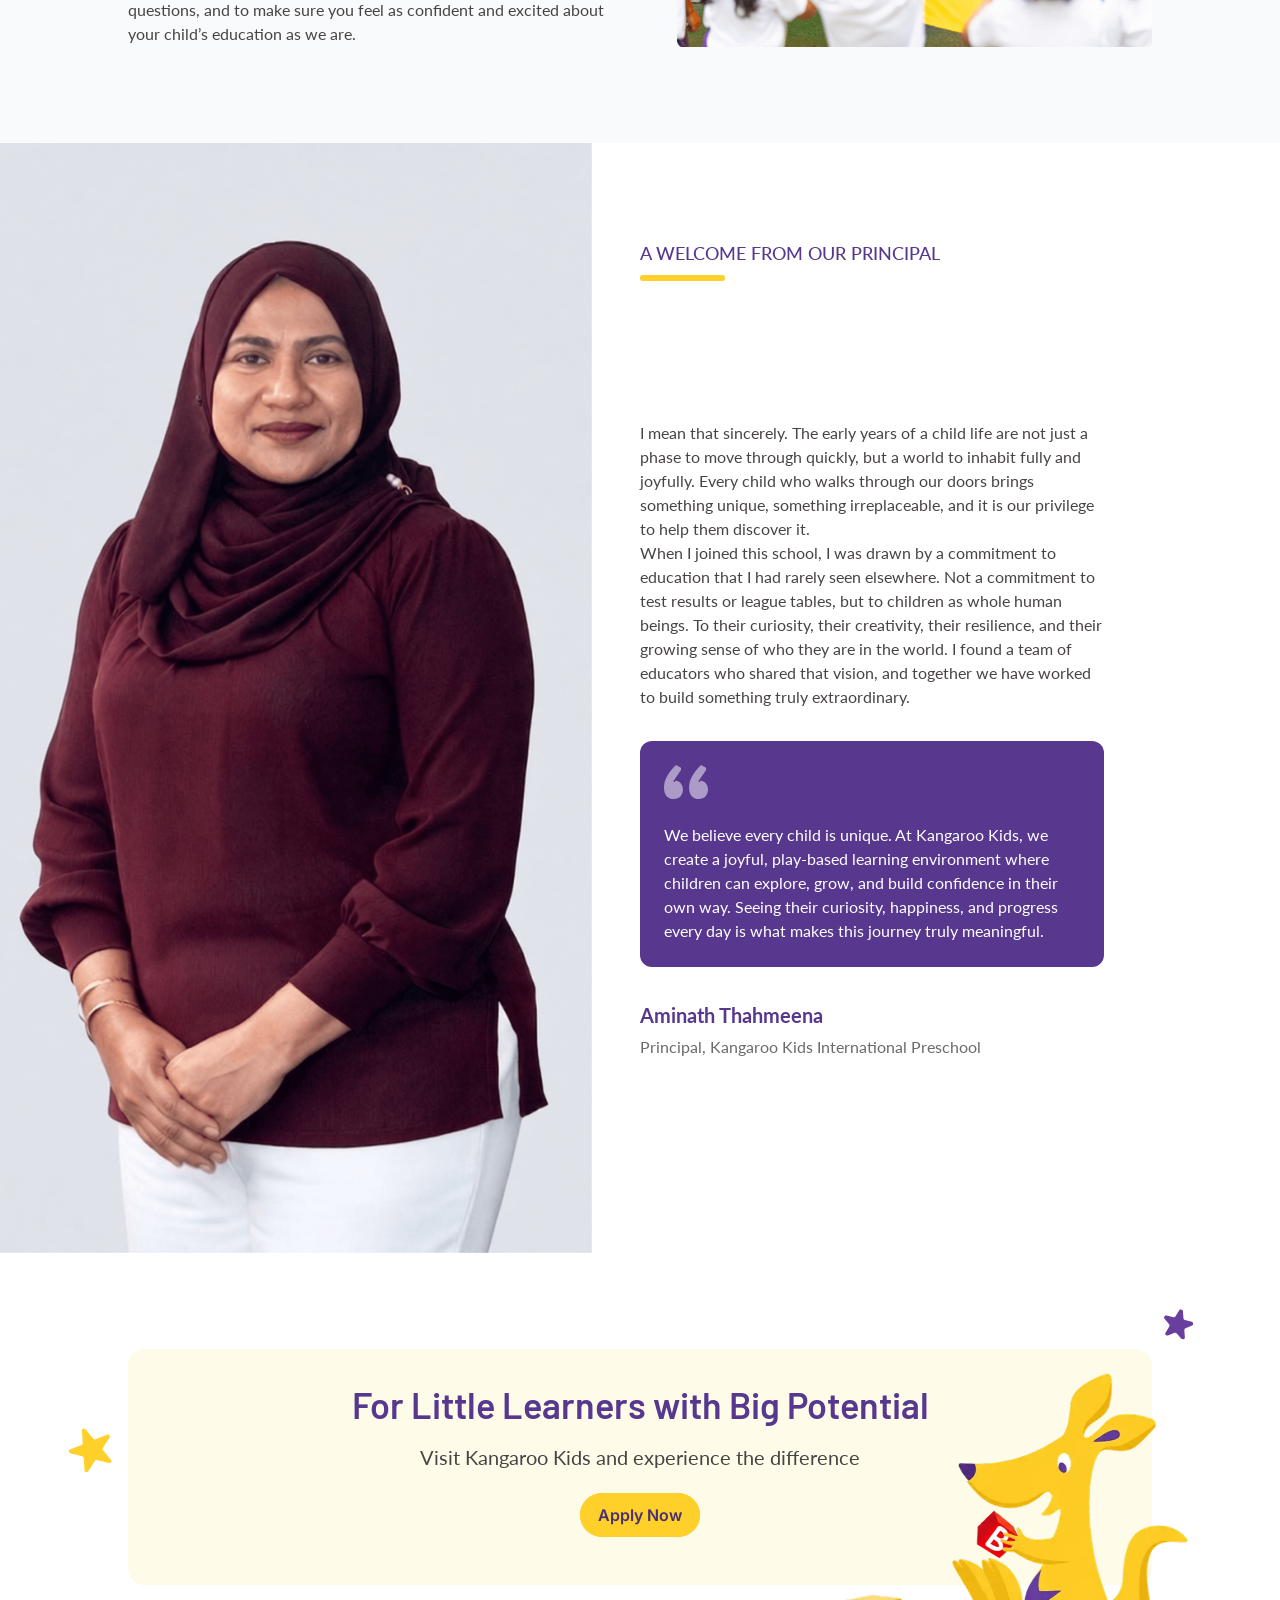
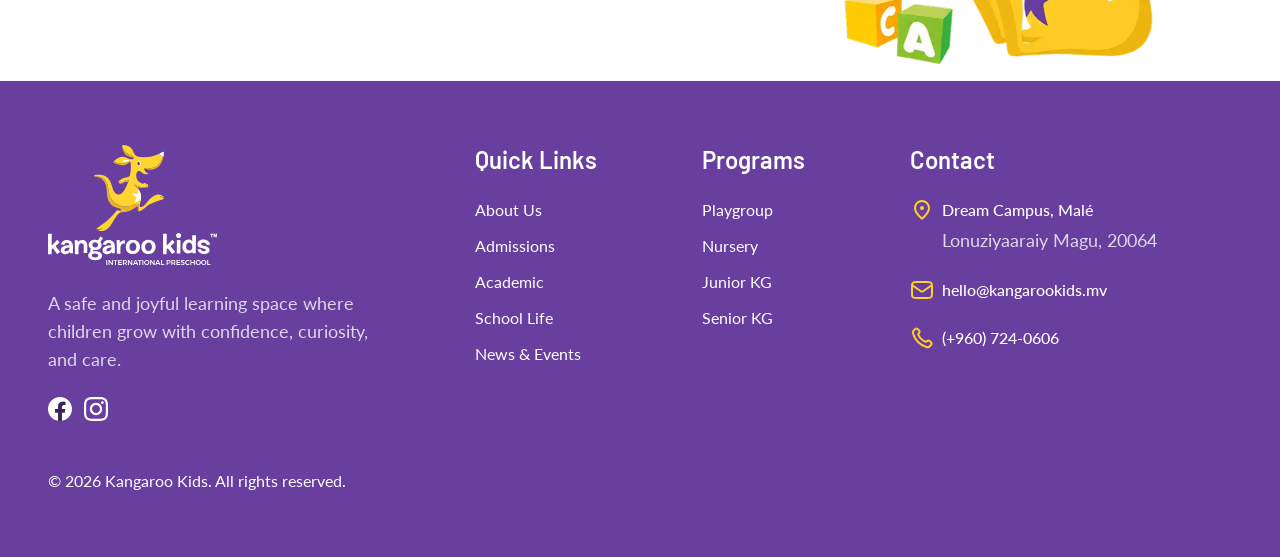
<file: about.html>
<!doctype html>
<html lang="en">
<head>
  <meta charset="utf-8" />
  <meta name="viewport" content="width=device-width, initial-scale=1" />
  <title>About Us – Kangaroo Kids International Preschool, Maldives</title>
  <meta name="description" content="Founded in 1993, Kangaroo Kids International Preschool pioneered a new approach to early childhood education. Learn about our Maldives Dream Campus, vision and mission." />
  <link rel="preconnect" href="https://fonts.googleapis.com" />
  <link rel="preconnect" href="https://fonts.gstatic.com" crossorigin />
  <link href="https://fonts.googleapis.com/css2?family=Barlow:wght@600;700&family=Inter:wght@400;500;600&family=Lato:ital,wght@0,400;0,700;0,900;1,400&display=swap" rel="stylesheet" />
  <link rel="stylesheet" href="styles.css?v=33" />
</head>
<body>

  <!-- ============ Navbar ============ -->
  <header class="navbar">
    <a href="index.html" class="logo logo--nav logo--color" aria-label="Kangaroo Kids home">
      <span class="layer" style="inset:-0.02% 78.68% 24.99% 0"><img src="assets/group.svg" alt="" /></span>
      <span class="layer" style="inset:54.97% 0 0 17.55%"><img src="assets/group1.svg" alt="" /></span>
    </a>
    <a href="index.html" class="logo logo--nav logo--white" aria-label="Kangaroo Kids home">
      <span class="layer" style="inset:-0.02% 78.68% 24.99% 0"><img src="assets/nav-logo-white-a.svg" alt="" /></span>
      <span class="layer" style="inset:54.97% 0 0 17.55%"><img src="assets/nav-logo-white-b.svg" alt="" /></span>
    </a>
    <nav class="nav" id="primary-nav" aria-label="Primary">
      <a class="nav__item nav__item--active" href="about.html" aria-current="page">About Us</a>
      <div class="nav__dropdown">
        <button class="nav__item" type="button" aria-expanded="false" aria-controls="academic-menu">Academic<img class="nav__chev" src="assets/chevron-down.svg" width="20" height="20" alt="" /><img class="nav__chev nav__chev--white" src="assets/chevron-down-white.svg" width="20" height="20" alt="" /></button>
        <ul class="nav__menu" id="academic-menu" hidden>
          <li><a href="curriculum.html">Curriculum</a></li>
          <li><a href="programs.html">Programmes</a></li>
        </ul>
      </div>
      <div class="nav__dropdown">
        <button class="nav__item" type="button" aria-expanded="false" aria-controls="school-menu">School Life<img class="nav__chev" src="assets/chevron-down.svg" width="20" height="20" alt="" /><img class="nav__chev nav__chev--white" src="assets/chevron-down-white.svg" width="20" height="20" alt="" /></button>
        <ul class="nav__menu" id="school-menu" hidden>
          <li><a href="school-life.html">School Life</a></li>
          <li><a href="playground.html">Playground &amp; Enrichment</a></li>
        </ul>
      </div>
      <a class="nav__item" href="admissions.html">Admission Process</a>
      <a class="nav__item" href="contact.html">Contact us</a>
      <a class="btn btn--yellow btn--ui btn--nav nav__cta" href="contact.html" data-open-tour>Book a Tour</a>
    </nav>
    <div class="navbar__right">
      <a class="btn btn--yellow btn--ui btn--nav" href="contact.html" data-open-tour>Book a Tour</a>
      <button class="navbar__toggle" type="button" aria-label="Open menu" aria-expanded="false" aria-controls="primary-nav">
        <img class="icon-menu" src="assets/menu-04.svg" width="32" height="32" alt="" />
        <img class="icon-close" src="assets/nav-close.svg" width="32" height="32" alt="" />
      </button>
    </div>
  </header>

  <!-- ============ Announcement banner ============ -->
  <aside class="banner" aria-label="Announcement">
    <p>We are Opening Soon in Hulhumalé for Academic Year 2027</p>
    <a class="btn btn--purple btn--ui btn--xs" href="enrolment.html">Apply Now</a>
  </aside>

  <main>
    <!-- ============ Hero ============ -->
    <section class="ab-hero">
      <img class="blob" src="assets/ab-ellipse4.svg" width="173" height="173" alt="" style="left:-59px;top:-65px" />
      <img class="blob" src="assets/ab-ellipse5.svg" width="564" height="564" alt="" style="right:-141px;top:-57px" />
      <div class="ab-hero__inner">
        <div class="ab-hero__copy">
          <h1 class="h1">About Kangaroo Kids International Preschool</h1>
          <div class="prose prose--gap">
            <p>Founded in 1993, Kangaroo Kids International Preschool pioneered a new approach to early childhood education, challenging traditional rote learning through an evidence-based philosophy that nurtures critical thinking, creativity, and emotional intelligence. Guided by the innovative iCan Learning System, every one of a child’s first five years is designed to inspire academic excellence, personal happiness, and a lifelong love of learning.</p>
            <p>Established in 2009, Kangaroo Kids International Preschool Maldives is located in the heart of Malé at our award-winning Dream Campus. Today, it is one of the Maldives’ most celebrated early years settings.</p>
            <p>Our five-storey Dream Campus is home to over 600 learners and 60+ dedicated educators from around the world. Designed as a vibrant centre for learning and discovery, it has grown into one of the region’s most respected early years institutions.</p>
          </div>
          <a class="btn btn--yellow btn--ui btn--md" href="enrolment.html">Apply Now</a>
        </div>
        <div class="bento" aria-label="Life at Kangaroo Kids">
          <div class="bento__row" style="flex-grow:200">
            <div class="bento__cell" style="flex-grow:370"><img src="assets/frame24.png" alt="Children playing together at a classroom table" /></div>
            <div class="bento__cell" style="flex-grow:218"><img src="assets/frame49.png" alt="Children playing with colourful sorting toys" /></div>
          </div>
          <div class="bento__row" style="flex-grow:312">
            <div class="bento__cell" style="flex-grow:321"><img class="bento__crop" src="assets/about-bento3.jpg" alt="Children in school uniform at the playground" style="height:177.6%;left:-13.53%;top:-41.38%;width:259%" /></div>
            <div class="bento__cell" style="flex-grow:267"><img class="bento__crop" src="assets/about-bento4.jpg" alt="Children cheering during an outdoor activity" style="height:170.6%;left:-126.13%;top:-23.18%;width:299%" /></div>
          </div>
        </div>
      </div>
    </section>

    <!-- ============ Key numbers ============ -->
    <dl class="stats">
      <div><dd>Alumni</dd><dt>10,000+</dt></div>
      <div><dd>Learners</dd><dt>600+</dt></div>
      <div><dd>Nationalities</dd><dt>10+</dt></div>
      <div><dd>Educators</dd><dt>60+</dt></div>
      <div><dd>Campus</dd><dt>Award-Winning</dt></div>
    </dl>

    <!-- ============ Vision & mission ============ -->
    <section class="ab-vm">
      <div class="ab-vm__card wrap">
        <div>
          <h2><span>Our</span><span>Vision</span></h2>
          <p>To spark human greatness in every child by discovering and then nurturing each child’s unique gift.</p>
        </div>
        <div>
          <h2><span>Our</span><span>Mission</span></h2>
          <p>To create learning environments that accommodates all individual learners providing them with opportunities to maximise their inherent potential.</p>
        </div>
      </div>
    </section>

    <!-- ============ What makes us different ============ -->
    <section class="wave-sec ab-diff">
      <div class="wave-sec__bg"><img src="assets/ab-vector.svg" alt="" /></div>
      <div class="wrap">
        <div class="sec-head sec-head--center"><h2 class="h1">What Makes Us Different</h2></div>
        <div class="ab-diff__grid">
          <article class="fcard">
            <span class="fcard__icon"><img src="assets/ab-book-open01.svg" width="24" height="24" alt="" /></span>
            <div>
              <h3>A Curriculum Built for Tomorrow</h3>
              <div class="prose">
                <p>Exclusively designed for Kangaroo Kids, our innovative <strong>iCan Learning System</strong> prepares children to thrive in a rapidly changing world. It combines <strong>9 Future Skills, 15 Habits of the Mind</strong>, and the Five Pillars of Learning: Enrichment, STEAM, Language, Math, and Creativity.</p>
                <p>Delivered through our <strong>Fluidic Learning Methodology,</strong> it provides a flexible, child-centred approach that seamlessly blends digital and physical learning.</p>
              </div>
            </div>
          </article>
          <article class="fcard">
            <span class="fcard__icon"><img src="assets/ab-globe02.svg" width="24" height="24" alt="" /></span>
            <div>
              <h3>A Genuinely International Community</h3>
              <p>With learners from <strong>10+ nationalities</strong>, Kangaroo Kids is one of the Maldives’ most culturally diverse early years settings. From their very first day, children develop respect for different perspectives, languages, and traditions. Learning alongside peers from diverse backgrounds helps them collaborate confidently and understand that diversity is a strength in today’s interconnected world.</p>
            </div>
          </article>
          <article class="fcard">
            <span class="fcard__icon"><img src="assets/ab-home02.svg" width="24" height="24" alt="" /></span>
            <div>
              <h3>Rooted in Maldivian Values</h3>
              <p>While embracing an international outlook, we are proud to be a Maldivian institution. Dhivehi language, Islamic Studies, and Quran are integral to our programme, ensuring children develop a strong sense of cultural identity alongside global awareness. Children who understand who they are and where they come from are better prepared to engage confidently with the wider world.</p>
            </div>
          </article>
          <article class="fcard">
            <span class="fcard__icon"><img src="assets/ab-award02.svg" width="24" height="24" alt="" /></span>
            <div>
              <h3>Recognised for Excellence</h3>
              <p>We are proud to have been named Asia’s Most Trusted Brand in 2016 and 2018. These accolades recognise not only our curriculum and campus, but also the dedication of every educator, administrator, and support staff member. More importantly, they reflect what our families have long known—that Kangaroo Kids consistently delivers on its promises.</p>
            </div>
          </article>
        </div>
      </div>
    </section>

    <!-- ============ Our community ============ -->
    <section class="ab-comm">
      <div class="wrap">
        <div class="ab-comm__copy">
          <h2 class="h3">Our Community</h2>
          <div class="prose">
            <p>At Kangaroo Kids, parents are partners. We believe that when families and educators work together, children flourish. From open days and parent workshops to regular progress updates and end-of-term showcases, we keep you closely involved in your child’s journey from the very first day.</p>
            <p>We know that choosing a school is one of the most important decisions you will make. We do not take that trust lightly. Our door is always open, and our team is always available to talk, to answer questions, and to make sure you feel as confident and excited about your child’s education as we are.</p>
          </div>
        </div>
        <img src="assets/ab-rectangle10.png" width="475" height="305" alt="Parents and children together at Kangaroo Kids" loading="lazy" />
      </div>
    </section>

    <!-- ============ Welcome from the principal ============ -->
    <section class="ab-principal">
      <img class="ab-principal__photo" src="assets/ab-image3.png" alt="Aminath Thahmeena, Principal of Kangaroo Kids International Preschool" loading="lazy" />
      <div class="ab-principal__body">
        <div>
          <div class="sec-head sec-head--tight"><p class="eyebrow">A WELCOME FROM OUR PRINCIPAL</p></div>
          <h2 class="h4" style="margin-top:32px">Welcome to Kangaroo Kids</h2>
          <p class="ab-principal__tag">Everything is special at Kangaroo Kids.</p>
        </div>
        <div class="prose">
          <p>I mean that sincerely. The early years of a child life are not just a phase to move through quickly, but a world to inhabit fully and joyfully. Every child who walks through our doors brings something unique, something irreplaceable, and it is our privilege to help them discover it.</p>
          <p>When I joined this school, I was drawn by a commitment to education that I had rarely seen elsewhere. Not a commitment to test results or league tables, but to children as whole human beings. To their curiosity, their creativity, their resilience, and their growing sense of who they are in the world. I found a team of educators who shared that vision, and together we have worked to build something truly extraordinary.</p>
        </div>
        <blockquote class="ab-quote">
          <img src="assets/ab-img.svg" width="44" height="34" alt="" />
          <p>We believe every child is unique. At Kangaroo Kids, we create a joyful, play-based learning environment where children can explore, grow, and build confidence in their own way. Seeing their curiosity, happiness, and progress every day is what makes this journey truly meaningful.</p>
        </blockquote>
        <div>
          <p class="ab-principal__name">Aminath Thahmeena</p>
          <p class="ab-principal__role">Principal, Kangaroo Kids International Preschool</p>
        </div>
      </div>
    </section>

    <!-- ============ Call to action ============ -->
    <section class="cta cta--full">
      <span class="cta__star cta__star--l"><img src="assets/ab-star4.svg" alt="" /></span>
      <span class="cta__star cta__star--r"><img src="assets/ab-star5.svg" alt="" /></span>
      <div class="cta__card">
        <h2 class="h3">For Little Learners with Big Potential</h2>
        <p>Visit Kangaroo Kids and experience the difference</p>
        <a class="btn btn--yellow btn--ui btn--nav" href="enrolment.html">Apply Now</a>
        <img class="cta__kan" src="assets/ab-image4.png" width="386" height="347" alt="" />
      </div>
    </section>
  </main>

  <!-- ============ Footer ============ -->
  <footer class="footer">
    <div class="footer__top">
      <div class="footer__brand">
        <a href="index.html" class="logo logo--footer" aria-label="Kangaroo Kids home">
          <span class="layer" style="inset:0 31.32% 28.41% 27.23%"><img src="assets/group12.svg" alt="" /></span>
          <span class="layer" style="inset:73.2% 0 0 0"><img src="assets/group13.svg" alt="" /></span>
        </a>
        <p>A safe and joyful learning space where children grow with confidence, curiosity, and care.</p>
        <div class="footer__social">
          <a href="#" aria-label="Facebook"><img src="assets/social-icon.svg" width="24" height="24" alt="" /></a>
          <a href="#" aria-label="Instagram" class="footer__ig"><span class="layer" style="inset:0 0.06% 0.02% 0"><img src="assets/group14.svg" alt="" /></span></a>
        </div>
      </div>
      <nav class="footer__col" aria-label="Quick links">
        <h2>Quick Links</h2>
        <ul>
          <li><a href="about.html">About Us</a></li>
          <li><a href="admissions.html">Admissions</a></li>
          <li><a href="curriculum.html">Academic</a></li>
          <li><a href="school-life.html">School Life</a></li>
          <li><a href="index.html#news">News &amp; Events</a></li>
        </ul>
      </nav>
      <nav class="footer__col" aria-label="Programs">
        <h2>Programs</h2>
        <ul>
          <li><a href="programs.html#playschool">Playgroup</a></li>
          <li><a href="programs.html#nursery">Nursery</a></li>
          <li><a href="programs.html#junior-kg">Junior KG</a></li>
          <li><a href="programs.html#senior-kg">Senior KG</a></li>
        </ul>
      </nav>
      <div class="footer__contact">
        <h2>Contact</h2>
        <div class="contact-row">
          <img src="assets/location-on.svg" width="24" height="24" alt="" />
          <address><strong>Dream Campus, Malé</strong><span>Lonuziyaaraiy Magu, 20064</span></address>
        </div>
        <a class="contact-row" href="mailto:hello@kangarookids.mv">
          <img src="assets/mail01.svg" width="24" height="24" alt="" />
          <strong>hello@kangarookids.mv</strong>
        </a>
        <a class="contact-row" href="tel:+9607240606">
          <img src="assets/phone1.svg" width="24" height="24" alt="" />
          <strong>(+960) 724-0606</strong>
        </a>
      </div>
    </div>
    <p class="footer__copy">© 2026 Kangaroo Kids. All rights reserved.</p>
  </footer>

  <!-- ============ Book a Tour dialog ============ -->
  <dialog class="modal" id="tour-dialog" aria-labelledby="tour-title">
    <h2 class="modal__title" id="tour-title">Book a Tour</h2>
    <form class="form" data-enquiry>
      <div class="form__row">
        <div class="field"><label for="tour-first">First Name*</label><input id="tour-first" name="firstName" autocomplete="given-name" required /></div>
        <div class="field"><label for="tour-last">Last Name*</label><input id="tour-last" name="lastName" autocomplete="family-name" required /></div>
      </div>
      <div class="form__row form__row--wide">
        <div class="field"><label for="tour-email">Email Address*</label><input id="tour-email" name="email" type="email" autocomplete="email" required /></div>
        <div class="field"><label for="tour-phone">Phone Number</label><input id="tour-phone" name="phone" type="tel" autocomplete="tel" /></div>
      </div>
      <div class="field"><label for="tour-subject">Subject*</label><select id="tour-subject" name="subject" required><option selected>Book a tour</option><option>Admissions</option><option>Fees and policies</option><option>General enquiry</option></select></div>
      <div class="field"><label for="tour-message">Message*</label><textarea id="tour-message" name="message" required></textarea></div>
      <button class="btn btn--purple btn--ui btn--md" type="submit">Submit</button>
      <p class="form__status" role="status"></p>
    </form>
    <button class="modal__close" type="button" aria-label="Close"><img src="assets/x-close.svg" width="24" height="24" alt="" /></button>
  </dialog>

  <script src="script.js?v=22"></script>
</body>
</html>
</file>
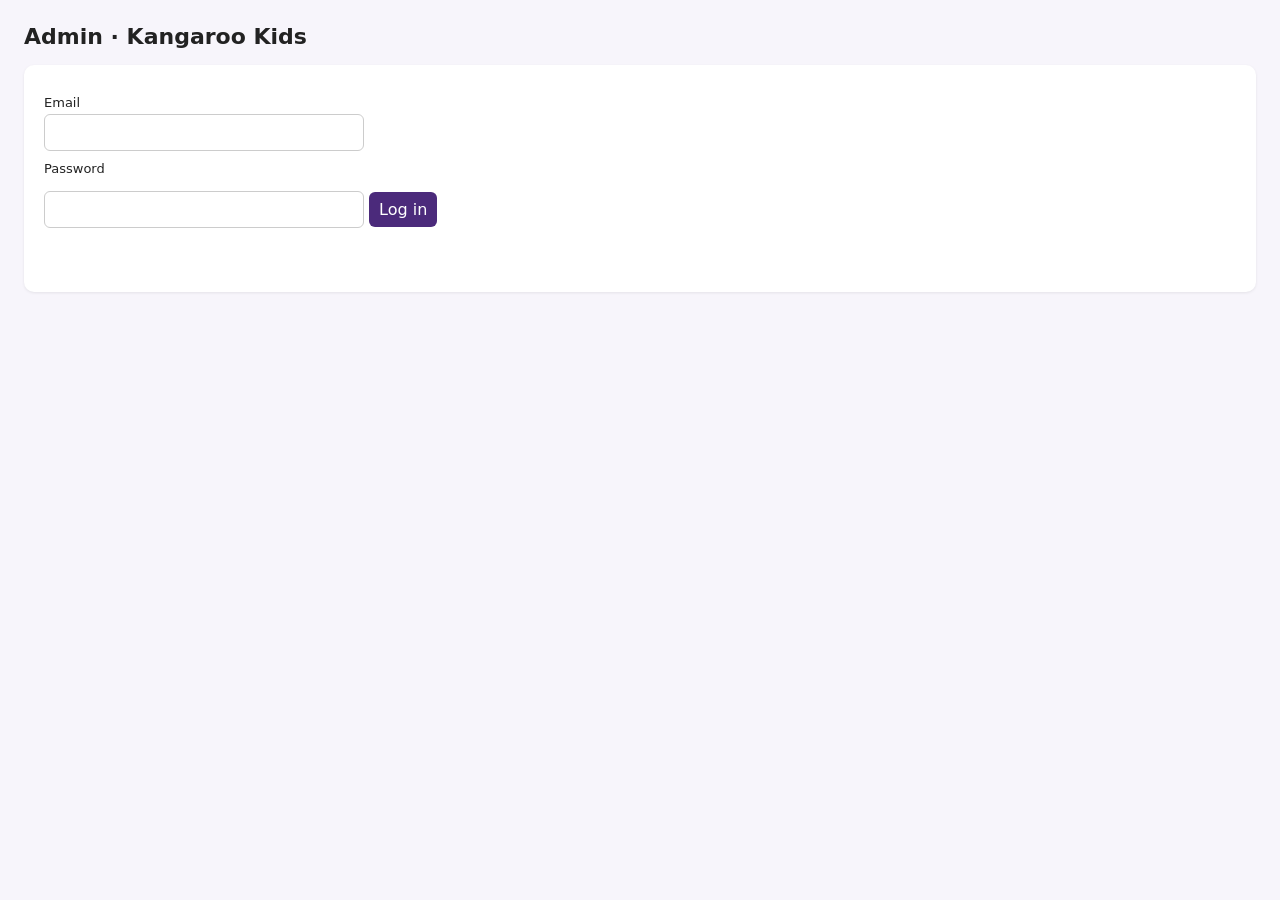
<file: admin.html>
<!DOCTYPE html>
<html lang="en">
<head>
  <meta charset="utf-8" />
  <meta name="viewport" content="width=device-width, initial-scale=1" />
  <meta name="robots" content="noindex, nofollow" />
  <title>Admin · Kangaroo Kids</title>
  <style>
    body { font-family: system-ui, -apple-system, sans-serif; margin: 0; padding: 24px; background: #f7f5fb; color: #222; }
    h1 { font-size: 22px; margin: 0 0 16px; }
    .card { background: #fff; border-radius: 10px; padding: 20px; box-shadow: 0 1px 3px rgba(0, 0, 0, .08); margin-bottom: 16px; }
    label { display: block; font-size: 13px; margin: 10px 0 4px; }
    input, select, button { font: inherit; padding: 8px 10px; border: 1px solid #ccc; border-radius: 6px; }
    input { width: 100%; max-width: 320px; box-sizing: border-box; }
    button { background: #4b2a7b; color: #fff; border: 0; cursor: pointer; margin-top: 12px; }
    button.secondary { background: #eee; color: #222; }
    .tabs button { margin-right: 8px; }
    .logout { float: right; margin-right: 0; }
    table { width: 100%; border-collapse: collapse; font-size: 13px; }
    th, td { text-align: left; padding: 8px; border-bottom: 1px solid #eee; vertical-align: top; }
    th { background: #faf8fd; white-space: nowrap; }
    .scroll { overflow-x: auto; }
    .error { color: #b00020; font-size: 13px; min-height: 18px; }
    .hidden { display: none; }
  </style>
</head>
<body>
  <h1>Admin · Kangaroo Kids</h1>

  <section id="login" class="card">
    <form id="login-form">
      <label for="email">Email</label>
      <input id="email" type="email" required autocomplete="username" />
      <label for="password">Password</label>
      <input id="password" type="password" required autocomplete="current-password" />
      <button type="submit">Log in</button>
      <p class="error" id="login-error"></p>
    </form>
  </section>

  <section id="app" class="card hidden">
    <div class="tabs">
      <button id="tab-enquiries" type="button">Enquiries</button>
      <button id="tab-enrolments" type="button" class="secondary">Enrolments</button>
      <button id="logout" type="button" class="secondary logout">Log out</button>
    </div>
    <p class="error" id="data-error"></p>
    <div class="scroll">
      <table>
        <thead id="thead"></thead>
        <tbody id="tbody"></tbody>
      </table>
    </div>
  </section>

  <script>
    // Publishable key only. The admin rights come from the login token and RLS policies.
    const SUPABASE_URL = 'https://eqatkbttuwvveyvpbjpi.supabase.co';
    const SUPABASE_KEY = 'sb_publishable_l8ZWpsL_rHeNlJxdXHavxQ_5RBuEf33';
    const SESSION_KEY = 'kk-admin-session';

    const $ = (id) => document.getElementById(id);
    let session = JSON.parse(sessionStorage.getItem(SESSION_KEY) || 'null');
    let current = 'enquiries';

    const COLUMNS = {
      enquiries: {
        table: 'enquiries',
        cols: ['created_at', 'first_name', 'last_name', 'email', 'phone', 'subject', 'message', 'status'],
      },
      enrolments: {
        table: 'enrolments',
        cols: ['created_at', 'parent_first', 'parent_last', 'email', 'phone', 'child_first', 'child_last', 'dob', 'programme', 'session', 'start_pref', 'tour', 'status'],
      },
    };

    async function api(path, opts = {}) {
      const headers = { apikey: SUPABASE_KEY, 'Content-Type': 'application/json', ...(opts.headers || {}) };
      if (session) headers.Authorization = `Bearer ${session.access_token}`;
      const res = await fetch(`${SUPABASE_URL}${path}`, { ...opts, headers });
      const text = await res.text();
      const body = text ? JSON.parse(text) : null;
      if (!res.ok) throw new Error(body?.msg || body?.message || `Request failed (${res.status})`);
      return body;
    }

    function statusSelect(table, id, value) {
      const sel = document.createElement('select');
      ['new', 'contacted', 'closed'].forEach((v) => {
        const o = document.createElement('option');
        o.value = v;
        o.textContent = v;
        if (v === value) o.selected = true;
        sel.appendChild(o);
      });
      sel.addEventListener('change', async () => {
        $('data-error').textContent = '';
        try {
          await api(`/rest/v1/${table}?id=eq.${id}`, {
            method: 'PATCH',
            headers: { Prefer: 'return=minimal' },
            body: JSON.stringify({ status: sel.value }),
          });
        } catch (err) {
          $('data-error').textContent = `Could not update status: ${err.message}`;
        }
      });
      return sel;
    }

    async function load(kind) {
      current = kind;
      const cfg = COLUMNS[kind];
      $('data-error').textContent = '';
      $('tab-enquiries').className = kind === 'enquiries' ? '' : 'secondary';
      $('tab-enrolments').className = kind === 'enrolments' ? '' : 'secondary';
      $('thead').innerHTML = '';
      $('tbody').innerHTML = '';

      try {
        const rows = await api(`/rest/v1/${cfg.table}?select=*&order=created_at.desc`);

        const headRow = document.createElement('tr');
        cfg.cols.forEach((c) => {
          const th = document.createElement('th');
          th.textContent = c;
          headRow.appendChild(th);
        });
        $('thead').appendChild(headRow);

        if (!rows.length) {
          const r = document.createElement('tr');
          const td = document.createElement('td');
          td.colSpan = cfg.cols.length;
          td.textContent = 'No submissions yet.';
          r.appendChild(td);
          $('tbody').appendChild(r);
          return;
        }

        rows.forEach((row) => {
          const r = document.createElement('tr');
          cfg.cols.forEach((c) => {
            const td = document.createElement('td');
            if (c === 'status') {
              td.appendChild(statusSelect(cfg.table, row.id, row.status));
            } else if (c === 'created_at') {
              td.textContent = new Date(row.created_at).toLocaleString('id-ID');
            } else {
              td.textContent = row[c] === null || row[c] === undefined ? '' : String(row[c]);
            }
            r.appendChild(td);
          });
          $('tbody').appendChild(r);
        });
      } catch (err) {
        $('data-error').textContent = `Could not load data: ${err.message}`;
      }
    }

    async function showApp() {
      $('login').classList.add('hidden');
      $('app').classList.remove('hidden');
      await load(current);
    }

    $('login-form').addEventListener('submit', async (e) => {
      e.preventDefault();
      $('login-error').textContent = '';
      session = null;
      try {
        const data = await api('/auth/v1/token?grant_type=password', {
          method: 'POST',
          body: JSON.stringify({ email: $('email').value.trim(), password: $('password').value }),
        });
        session = { access_token: data.access_token };
        sessionStorage.setItem(SESSION_KEY, JSON.stringify(session));
        $('password').value = '';
        await showApp();
      } catch {
        $('login-error').textContent = 'Login failed. Check your email and password.';
      }
    });

    $('tab-enquiries').addEventListener('click', () => load('enquiries'));
    $('tab-enrolments').addEventListener('click', () => load('enrolments'));
    $('logout').addEventListener('click', () => {
      session = null;
      sessionStorage.removeItem(SESSION_KEY);
      location.reload();
    });

    if (session) showApp();
  </script>
</body>
</html>
</file>
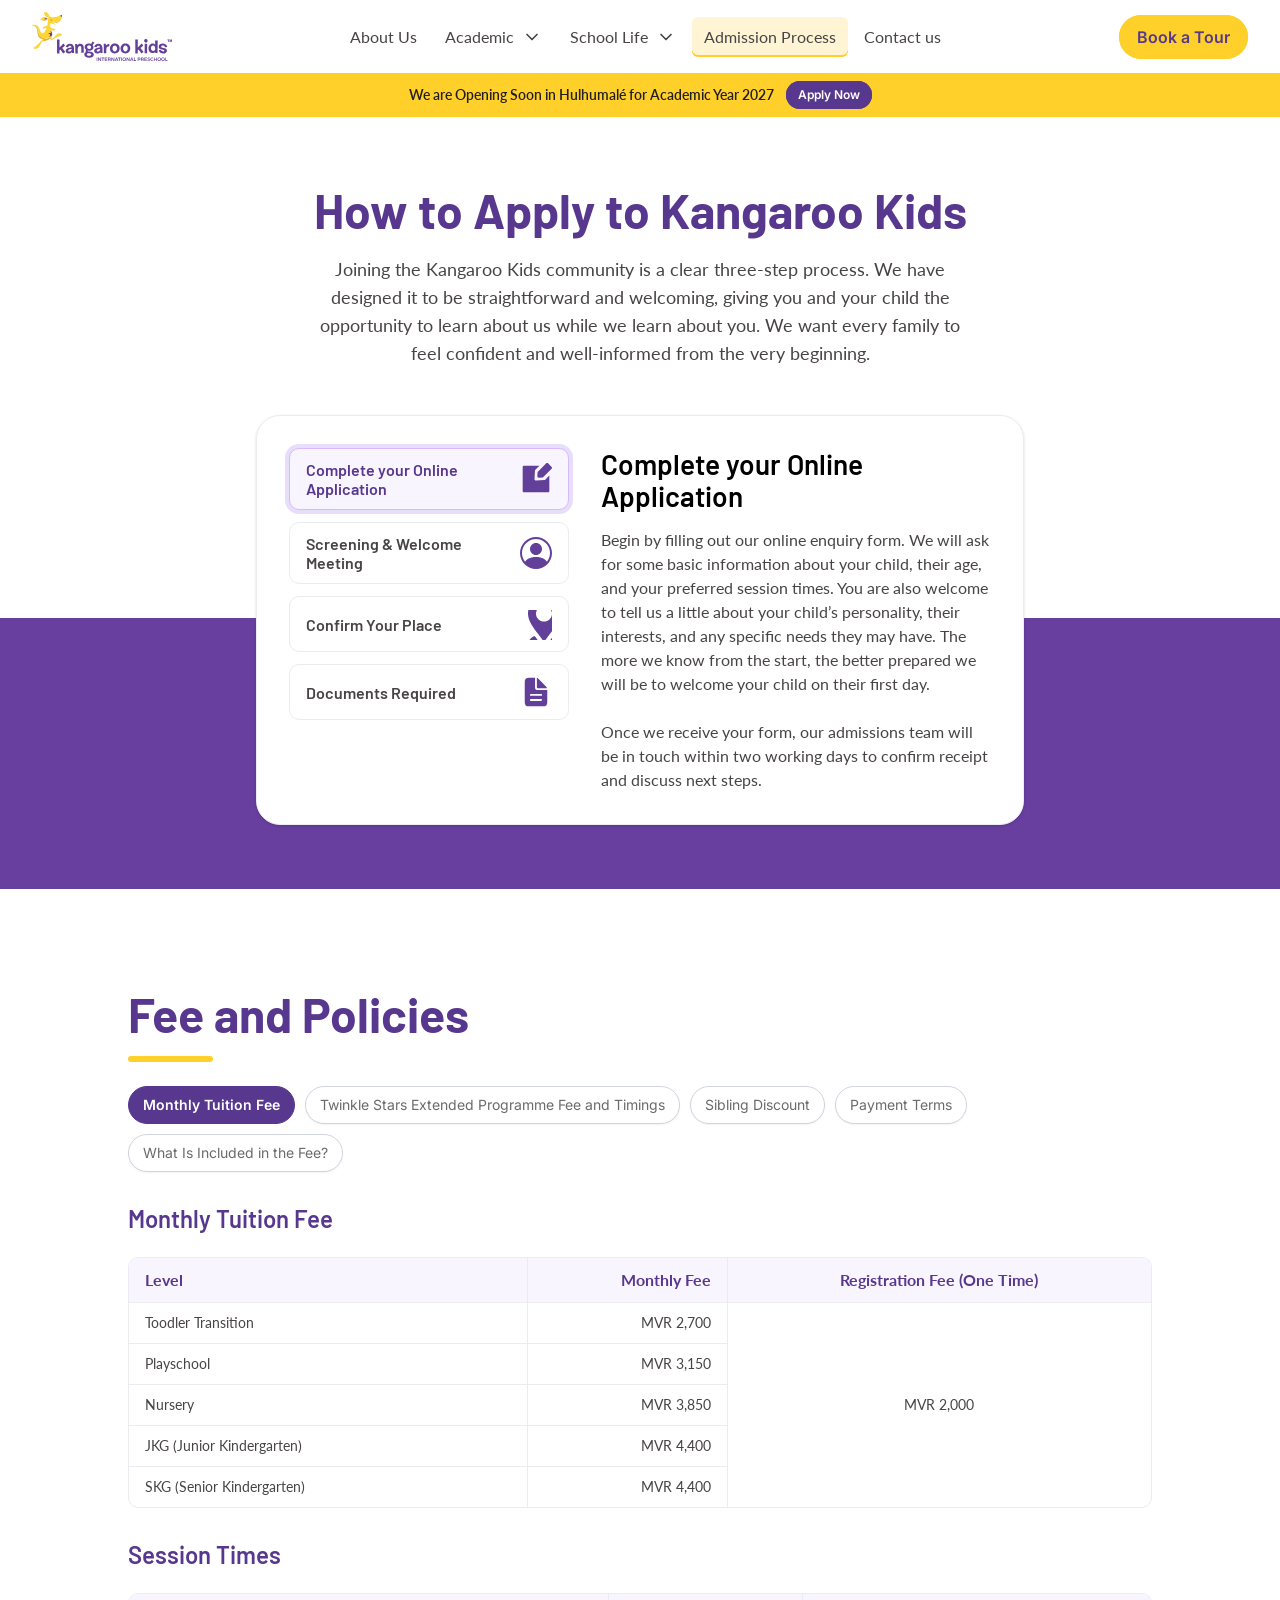
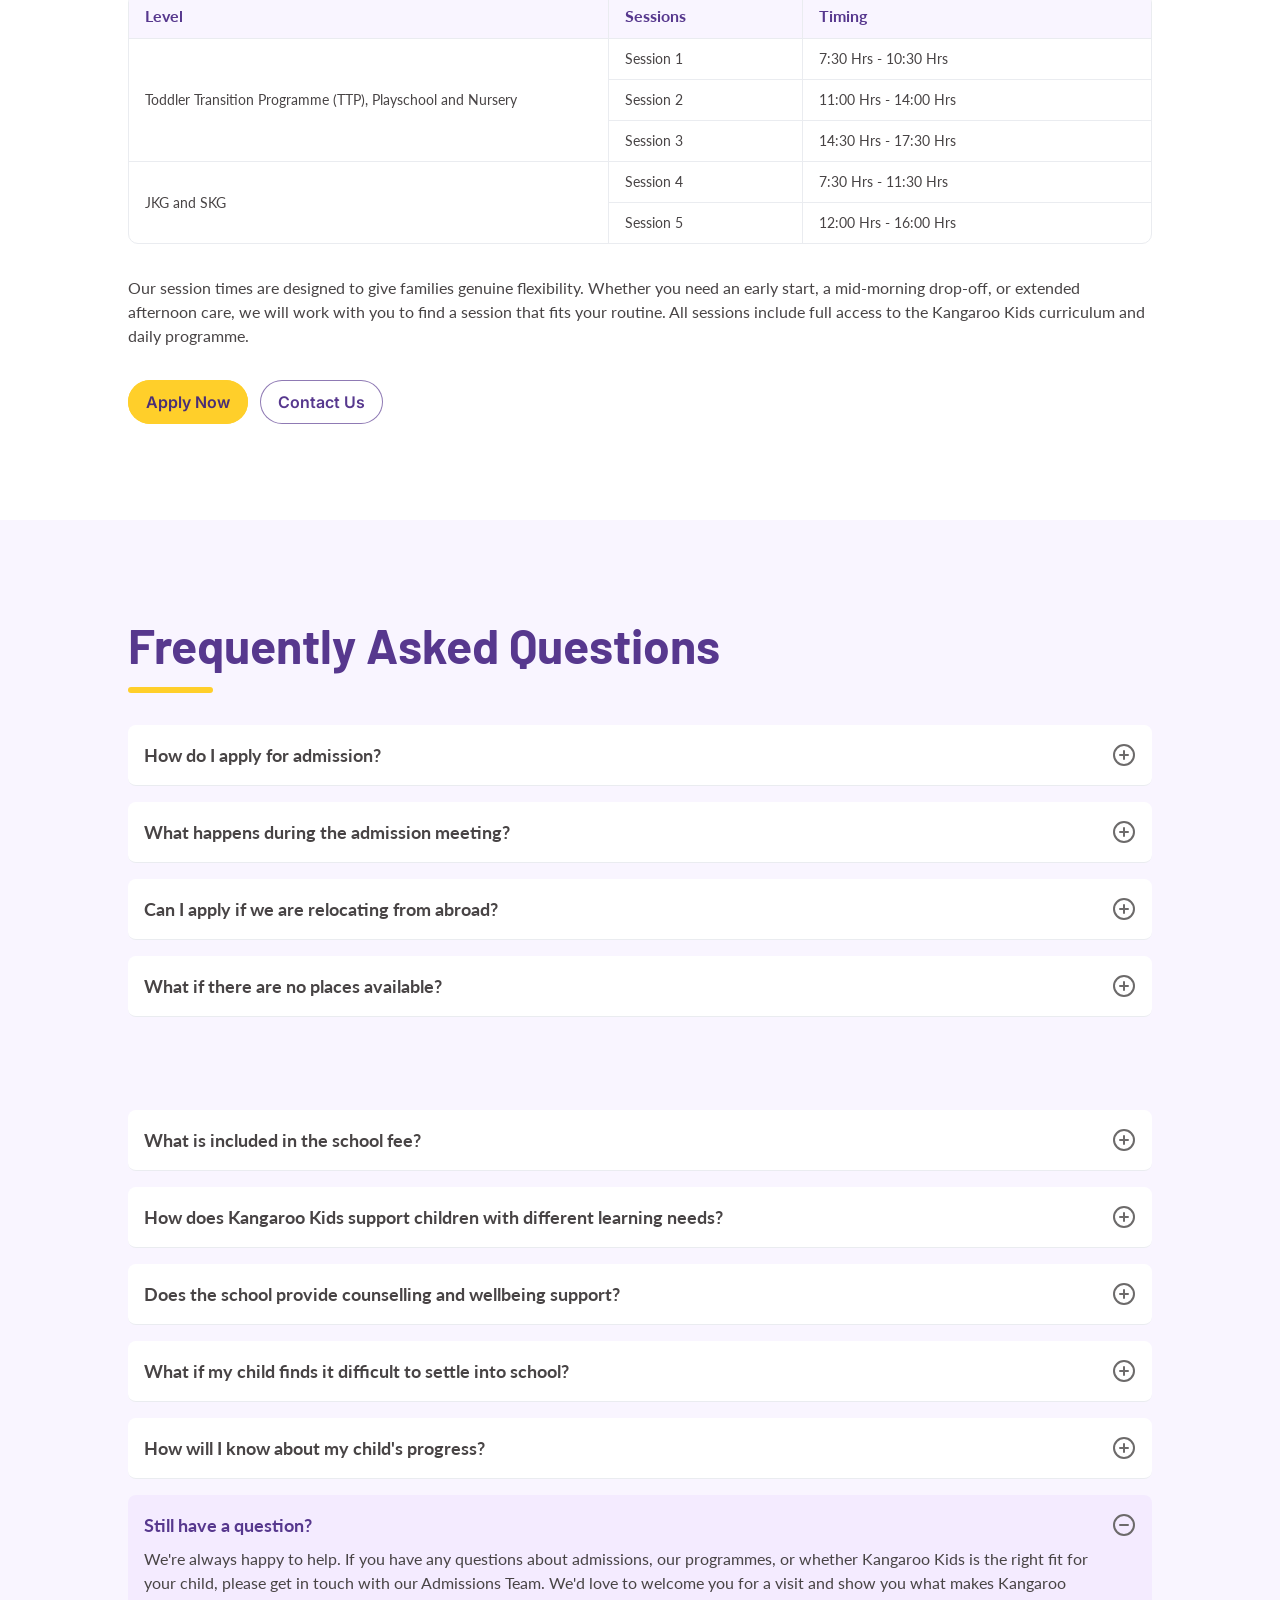
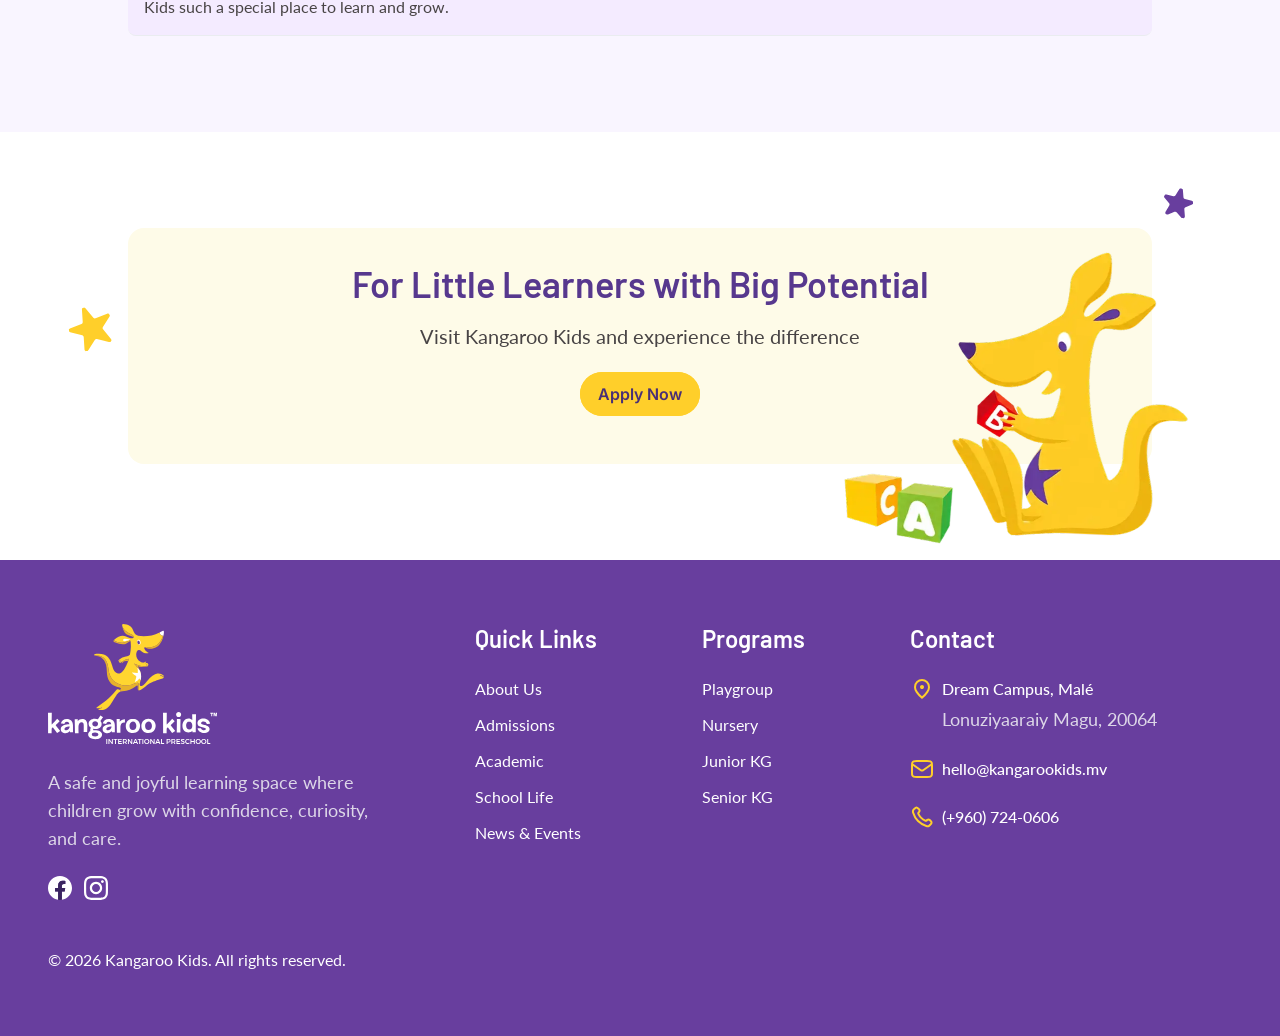
<file: admissions.html>
<!doctype html>
<html lang="en">
<head>
  <meta charset="utf-8" />
  <meta name="viewport" content="width=device-width, initial-scale=1" />
  <title>Admission Process – Kangaroo Kids Maldives</title>
  <meta name="description" content="How to apply to Kangaroo Kids: the three-step admission process, fees and policies, session times and frequently asked questions." />
  <link rel="preconnect" href="https://fonts.googleapis.com" />
  <link rel="preconnect" href="https://fonts.gstatic.com" crossorigin />
  <link href="https://fonts.googleapis.com/css2?family=Barlow:wght@600;700&family=Inter:wght@400;500;600&family=Lato:ital,wght@0,400;0,700;0,900;1,400&display=swap" rel="stylesheet" />
  <link rel="stylesheet" href="styles.css?v=33" />
</head>
<body>

  <!-- ============ Navbar ============ -->
  <header class="navbar">
    <a href="index.html" class="logo logo--nav logo--color" aria-label="Kangaroo Kids home">
      <span class="layer" style="inset:-0.02% 78.68% 24.99% 0"><img src="assets/group.svg" alt="" /></span>
      <span class="layer" style="inset:54.97% 0 0 17.55%"><img src="assets/group1.svg" alt="" /></span>
    </a>
    <a href="index.html" class="logo logo--nav logo--white" aria-label="Kangaroo Kids home">
      <span class="layer" style="inset:-0.02% 78.68% 24.99% 0"><img src="assets/nav-logo-white-a.svg" alt="" /></span>
      <span class="layer" style="inset:54.97% 0 0 17.55%"><img src="assets/nav-logo-white-b.svg" alt="" /></span>
    </a>
    <nav class="nav" id="primary-nav" aria-label="Primary">
      <a class="nav__item" href="about.html">About Us</a>
      <div class="nav__dropdown">
        <button class="nav__item" type="button" aria-expanded="false" aria-controls="academic-menu">Academic<img class="nav__chev" src="assets/chevron-down.svg" width="20" height="20" alt="" /><img class="nav__chev nav__chev--white" src="assets/chevron-down-white.svg" width="20" height="20" alt="" /></button>
        <ul class="nav__menu" id="academic-menu" hidden>
          <li><a href="curriculum.html">Curriculum</a></li>
          <li><a href="programs.html">Programmes</a></li>
        </ul>
      </div>
      <div class="nav__dropdown">
        <button class="nav__item" type="button" aria-expanded="false" aria-controls="school-menu">School Life<img class="nav__chev" src="assets/chevron-down.svg" width="20" height="20" alt="" /><img class="nav__chev nav__chev--white" src="assets/chevron-down-white.svg" width="20" height="20" alt="" /></button>
        <ul class="nav__menu" id="school-menu" hidden>
          <li><a href="school-life.html">School Life</a></li>
          <li><a href="playground.html">Playground &amp; Enrichment</a></li>
        </ul>
      </div>
      <a class="nav__item nav__item--active" href="admissions.html" aria-current="page">Admission Process</a>
      <a class="nav__item" href="contact.html">Contact us</a>
      <a class="btn btn--yellow btn--ui btn--nav nav__cta" href="contact.html" data-open-tour>Book a Tour</a>
    </nav>
    <div class="navbar__right">
      <a class="btn btn--yellow btn--ui btn--nav" href="contact.html" data-open-tour>Book a Tour</a>
      <button class="navbar__toggle" type="button" aria-label="Open menu" aria-expanded="false" aria-controls="primary-nav">
        <img class="icon-menu" src="assets/menu-04.svg" width="32" height="32" alt="" />
        <img class="icon-close" src="assets/nav-close.svg" width="32" height="32" alt="" />
      </button>
    </div>
  </header>

  <!-- ============ Announcement banner ============ -->
  <aside class="banner" aria-label="Announcement">
    <p>We are Opening Soon in Hulhumalé for Academic Year 2027</p>
    <a class="btn btn--purple btn--ui btn--xs" href="enrolment.html">Apply Now</a>
  </aside>

  <main>
    <!-- ============ How to apply ============ -->
    <section class="ad-apply">
      <div class="ad-apply__head">
        <h1 class="h1">How to Apply to Kangaroo Kids</h1>
        <p>Joining the Kangaroo Kids community is a clear three-step process. We have designed it to be straightforward and welcoming, giving you and your child the opportunity to learn about us while we learn about you. We want every family to feel confident and well-informed from the very beginning.</p>
      </div>
      <div class="vtabs">
        <div class="vtabs__list" role="tablist" aria-label="How to apply" aria-orientation="vertical">
          <button class="vtabs__tab" role="tab" id="apply-tab-online" aria-controls="apply-panel-online" aria-selected="true"><span>Complete your Online Application</span><img src="assets/ad-garden-notes-fill12.svg" alt="" /></button>
          <button class="vtabs__tab" role="tab" id="apply-tab-screening" aria-controls="apply-panel-screening" aria-selected="false" tabindex="-1"><span>Screening &amp; Welcome Meeting</span><img src="assets/ad-bi-person-circle.svg" alt="" /></button>
          <button class="vtabs__tab" role="tab" id="apply-tab-confirm" aria-controls="apply-panel-confirm" aria-selected="false" tabindex="-1"><span>Confirm Your Place</span><span class="vtabs__icon"><span class="layer" style="inset:6.25% 25%"><img src="assets/ad-group.svg" alt="" /></span></span></button>
          <button class="vtabs__tab" role="tab" id="apply-tab-documents" aria-controls="apply-panel-documents" aria-selected="false" tabindex="-1"><span>Documents Required</span><img src="assets/ad-f7-doc-text-fill.svg" alt="" /></button>
        </div>
        <div class="vtabs__panel vtabs__panel--top" role="tabpanel" id="apply-panel-online" aria-labelledby="apply-tab-online">
          <div class="vtabs__copy">
            <h3 class="vtabs__title">Complete your Online Application</h3>
            <div class="prose prose--break"><p>Begin by filling out our online enquiry form. We will ask for some basic information about your child, their age, and your preferred session times. You are also welcome to tell us a little about your child’s personality, their interests, and any specific needs they may have. The more we know from the start, the better prepared we will be to welcome your child on their first day.</p><p>Once we receive your form, our admissions team will be in touch within two working days to confirm receipt and discuss next steps.</p></div>
          </div>
        </div>
        <div class="vtabs__panel vtabs__panel--top" role="tabpanel" id="apply-panel-screening" aria-labelledby="apply-tab-screening" hidden>
          <div class="vtabs__copy">
            <h3 class="vtabs__title">Screening &amp; Welcome Meeting</h3>
            <div class="prose prose--break"><p>We invite every prospective family for a brief screening visit to our Dream Campus. This is a relaxed, informal session where your child can explore the school environment while you meet with a member of our leadership team. For some year groups, this includes a short parent-child activity to help us understand your child’s current stage of development.</p><p>This visit is not a test, and there is no pass or fail. It is simply a chance for us to begin a relationship and to make sure Kangaroo Kids is the right fit for your family. We encourage you to ask questions, look around the classrooms, and get a feel for the school. Many families tell us that this visit is the moment they knew Kangaroo Kids was the right choice.</p><p>For families who are not yet in the Maldives, we are happy to arrange a virtual tour and video call with our admissions team as an alternative.</p></div>
          </div>
        </div>
        <div class="vtabs__panel vtabs__panel--top" role="tabpanel" id="apply-panel-confirm" aria-labelledby="apply-tab-confirm" hidden>
          <div class="vtabs__copy">
            <h3 class="vtabs__title">Confirm Your Place</h3>
            <div class="prose prose--break"><div><p>Once the screening is complete, we will confirm your child’s place in writing. To secure the place, you will be asked to:</p><ul><li>Pay the one-time registration fee of MVR 2,000</li><li>Complete and sign the school enrolment documentation</li><li>Confirm your preferred session time</li></ul></div><p>Your child’s session start date will then be agreed with the admissions team. We will also share information about what to expect on the first day, how our settling-in process works, and how we will keep you updated on your child’s progress throughout the year.</p></div>
          </div>
        </div>
        <div class="vtabs__panel vtabs__panel--top" role="tabpanel" id="apply-panel-documents" aria-labelledby="apply-tab-documents" hidden>
          <div class="vtabs__copy">
            <h3 class="vtabs__title">Documents Required</h3>
            <div class="prose prose--break"><div><p>To complete enrolment, please have the following ready:</p><ul><li>Child’s birth certificate</li><li>Parent or guardian’s national ID or passport</li><li>Recent passport-sized photograph of your child</li><li>Any relevant medical or dietary information</li></ul></div><p>If you have any questions about the documentation required, our admissions team is happy to help.</p></div>
          </div>
        </div>
      </div>
    </section>

    <!-- ============ Fee and policies ============ -->
    <section class="sec" id="fees">
      <div class="ad-fees wrap">
        <div class="ad-fees__head">
          <div class="sec-head"><h2 class="h1">Fee and Policies</h2></div>
          <div class="ptabs" role="tablist" aria-label="Fee and policies">
            <button class="ptabs__tab" role="tab" id="fee-tab-tuition" aria-controls="fee-panel-tuition" aria-selected="true">Monthly Tuition Fee</button>
            <button class="ptabs__tab" role="tab" id="fee-tab-twinkle" aria-controls="fee-panel-twinkle" aria-selected="false" tabindex="-1">Twinkle Stars Extended Programme Fee and Timings</button>
            <button class="ptabs__tab" role="tab" id="fee-tab-sibling" aria-controls="fee-panel-sibling" aria-selected="false" tabindex="-1">Sibling Discount</button>
            <button class="ptabs__tab" role="tab" id="fee-tab-payment" aria-controls="fee-panel-payment" aria-selected="false" tabindex="-1">Payment Terms</button>
            <button class="ptabs__tab" role="tab" id="fee-tab-included" aria-controls="fee-panel-included" aria-selected="false" tabindex="-1">What Is Included in the Fee?</button>
          </div>
        </div>
        <div class="ad-fees__panel" role="tabpanel" id="fee-panel-tuition" aria-labelledby="fee-tab-tuition">
          <div class="ad-fees__block">
            <h3 class="h5">Monthly Tuition Fee</h3>
            <div class="table-wrap"><table class="fee-table">
              <colgroup><col style="width:38.9%" /><col style="width:19.6%" /><col /></colgroup>
              <thead><tr><th scope="col">Level</th><th scope="col" class="num">Monthly Fee</th><th scope="col" class="mid">Registration Fee (One Time)</th></tr></thead>
              <tbody>
                <tr><td>Toodler Transition</td><td class="num">MVR 2,700</td><td class="mid is-last" rowspan="5">MVR 2,000</td></tr>
                <tr><td>Playschool</td><td class="num">MVR 3,150</td></tr>
                <tr><td>Nursery</td><td class="num">MVR 3,850</td></tr>
                <tr><td>JKG (Junior Kindergarten)</td><td class="num">MVR 4,400</td></tr>
                <tr><td>SKG (Senior Kindergarten)</td><td class="num">MVR 4,400</td></tr>
              </tbody>
            </table></div>
          </div>
          <div class="ad-fees__block">
            <h3 class="h5">Session Times</h3>
            <div class="table-wrap"><table class="fee-table">
              <colgroup><col style="width:46.9%" /><col /><col /></colgroup>
              <thead><tr><th scope="col">Level</th><th scope="col">Sessions</th><th scope="col">Timing</th></tr></thead>
              <tbody>
                <tr><td rowspan="3">Toddler Transition Programme (TTP), Playschool and Nursery</td><td>Session 1</td><td>7:30 Hrs - 10:30 Hrs</td></tr>
                <tr><td class="bl">Session 2</td><td>11:00 Hrs - 14:00 Hrs</td></tr>
                <tr><td class="bl">Session 3</td><td>14:30 Hrs - 17:30 Hrs</td></tr>
                <tr><td class="is-last" rowspan="2">JKG and SKG</td><td>Session 4</td><td>7:30 Hrs - 11:30 Hrs</td></tr>
                <tr><td class="bl">Session 5</td><td>12:00 Hrs - 16:00 Hrs</td></tr>
              </tbody>
            </table></div>
          </div>
          <p>Our session times are designed to give families genuine flexibility. Whether you need an early start, a mid-morning drop-off, or extended afternoon care, we will work with you to find a session that fits your routine. All sessions include full access to the Kangaroo Kids curriculum and daily programme.</p>
        </div>
        <div class="ad-fees__panel" role="tabpanel" id="fee-panel-twinkle" aria-labelledby="fee-tab-twinkle" hidden>
          <div class="ad-fees__block">
            <h3 class="h5">Twinkle Star Extended Programme Fee</h3>
            <div class="table-wrap"><table class="fee-table">
              <colgroup><col style="width:38.9%" /><col style="width:19.6%" /><col /></colgroup>
              <thead><tr><th scope="col">Level</th><th scope="col" class="num">Monthly Fee</th><th scope="col" class="mid">Registration Fee (One Time)</th></tr></thead>
              <tbody>
                <tr><td>1.5 - 2 hours</td><td class="num">MVR 2,000</td><td class="mid is-last" rowspan="2">MVR 1,000</td></tr>
                <tr><td>3 hours</td><td class="num">MVR 3,000</td></tr>
              </tbody>
            </table></div>
          </div>
          <div class="ad-fees__block">
            <h3 class="h5">Twinkle Star Session Timings</h3>
            <div class="table-wrap"><table class="fee-table">
              <thead><tr><th scope="col">Timing</th></tr></thead>
              <tbody>
                <tr><td>7:30 Hrs - 10:30 Hrs</td></tr><tr><td>10:30 - 12:30</td></tr><tr><td>10:30 - 1:30</td></tr><tr><td>11:30 - 2:30</td></tr><tr><td>12:30 - 2:30</td></tr><tr><td>3:00 - 4:00</td></tr><tr><td>4:00 - 5:00</td></tr>
              </tbody>
            </table></div>
          </div>
        </div>
        <div class="ad-fees__panel" role="tabpanel" id="fee-panel-sibling" aria-labelledby="fee-tab-sibling" hidden>
          <div class="ad-fees__block">
            <h3 class="h5">Sibling Discount</h3>
            <div class="prose prose--break">
              <div><p>We are pleased to offer a discount for families with more than one child enroled at Kangaroo Kids:</p>
              <ul><li>10% discount on monthly fee when two siblings are enroled simultaneously</li><li>20% discount on monthly fee when three or more siblings are enroled simultaneously</li></ul></div>
              <p>These discounts are applied automatically once both or all siblings are formally enroled and are reflected in your monthly invoice. We believe that keeping siblings together at the same school benefits the whole family, and our discount is our way of making that easier.</p>
            </div>
          </div>
        </div>
        <div class="ad-fees__panel" role="tabpanel" id="fee-panel-payment" aria-labelledby="fee-tab-payment" hidden>
          <div class="ad-fees__block">
            <h3 class="h5">Payment Terms</h3>
            <div class="prose prose--break">
              <p>Monthly fee are due before the 15th of each calendar month. Families with outstanding fee balances at the close of the Academic Year will have year-end transcripts withheld until all Outstanding Fee have been paid in full.</p>
              <p>We understand that circumstances can change. If you are experiencing financial difficulty, we encourage you to speak with our admissions team in confidence. We will always do our best to work with families where we can.</p>
            </div>
          </div>
        </div>
        <div class="ad-fees__panel" role="tabpanel" id="fee-panel-included" aria-labelledby="fee-tab-included" hidden>
          <div class="ad-fees__block">
            <h3 class="h5">What Is Included in the Fee?</h3>
            <div class="prose prose--break">
              <div><p>Monthly tuition fee cover:</p>
              <ul><li>Full access to the Kangaroo Kids KKEL curriculum and all learning materials.</li><li>Specialist teaching in Dhivehi, Islam and Quran.</li><li>2 sets of uniforms per academic year, all books and stationeries. All included in the monthly fee. Students are only required to bring their snack boxes and water bottles to school.</li><li>Use of all campus facilities, including our purpose-designed playground.</li><li>Regular progress updates and parent communications throughout the year.</li></ul></div>
              <p>Full details of any optional extras are available from the admissions team before you enrol, so there are no surprises.</p>
            </div>
          </div>
          <div class="invest">
            <div class="invest__copy">
              <h3 class="h5">An Investment In Their Future</h3>
              <div class="prose prose--break">
                <p>We know that choosing an independent school is a significant financial commitment, and we appreciate the trust families place in us when they choose Kangaroo Kids. We are committed to offering outstanding value: a world-class early years education, a purpose-built campus, a dedicated and experienced teaching team, and a community that supports your child and your family throughout their time with us.</p>
                <p>If you have any questions about fee, payment options, or what is included in the programme, please do not hesitate to contact our admissions team.</p>
              </div>
            </div>
            <img src="assets/fee-image16.png" width="480" height="318" alt="Teachers working with a child at a classroom table" loading="lazy" />
          </div>
        </div>
        <div class="btn-row">
          <a class="btn btn--yellow btn--ui btn--nav" href="enrolment.html">Apply Now</a>
          <a class="btn btn--line btn--ui btn--nav" href="contact.html">Contact Us</a>
        </div>
      </div>
    </section>

    <!-- ============ FAQ ============ -->
    <section class="sec ad-faq" id="faq">
      <div class="sec-head wrap"><h2 class="h1">Frequently Asked Questions</h2></div>
      <div class="faq wrap">
        <details class="faq__item" name="faq"><summary>How do I apply for admission?</summary><p>Simply complete the online application form through our website on Skolaro. Once we receive your application, our Admissions Team will contact you to arrange an admission meeting with you and your child.</p></details>
        <details class="faq__item" name="faq"><summary>What happens during the admission meeting?</summary><p>The admissions meeting is a relaxed and friendly session where we get to know your child and your family. It also gives you the opportunity to learn more about our programmes, teaching approach, and the school environment.</p></details>
        <details class="faq__item" name="faq"><summary>Can I apply if we are relocating from abroad?</summary><p>Yes. We welcome families relocating to the Maldives and can guide you through the admissions process remotely where needed. Our Admissions Team is happy to arrange a virtual meeting and answer your questions by email or phone before you arrive. We have supported many international families through this process and understand the unique challenges of relocating.</p></details>
        <details class="faq__item" name="faq"><summary>What if there are no places available?</summary><p>If your preferred programme or year group is full, we will add your child to our waiting list and contact you as soon as a place becomes available. Places do become available throughout the year, so we encourage you to get in touch even if you have heard that availability is limited.</p></details>
        <details class="faq__item" name="faq"><summary>Can siblings apply together?</summary><p>Yes. We encourage siblings to join our Kangaroo Kids family and offer a 10% sibling discount on monthly tuition fee for the younger child. Many families also find that attending school together helps children settle in more quickly and makes their school experience even more enjoyable.</p></details>
        <details class="faq__item" name="faq"><summary>What is included in the school fee?</summary><p>Our fee are designed to be all-inclusive, giving parents peace of mind and making school life simple and convenient. School fee include all books, learning materials, classroom resources, and two sets of school uniforms each academic year. Children only need to bring a water bottle and a healthy snack each day, we take care of everything else so they can focus on learning, playing, and growing.</p></details>
        <details class="faq__item" name="faq"><summary>How does Kangaroo Kids support children with different learning needs?</summary><p>Every child learns at their own pace. Our teachers carefully observe each child's progress and work closely with families to provide the support they need. Where appropriate, personalised learning plans are developed in partnership with parents to help every child thrive. Our SEN Coordinator, School Counsellor and Early Intervention Teachers also provide additional support whenever required.</p></details>
        <details class="faq__item" name="faq"><summary>Does the school provide counselling and wellbeing support?</summary><p>Yes. Our qualified School Counsellor supports children's social, emotional, and behavioural wellbeing. We work closely with parents and teachers to help children build confidence, develop positive relationships, and enjoy a happy school experience. Our curriculum further supports children's emotional growth and personal development.</p></details>
        <details class="faq__item" name="faq"><summary>What if my child finds it difficult to settle into school?</summary><p>It's perfectly normal for young children to need time to adjust. Our experienced teachers and School Counsellor work closely with families to help children settle into their new routine at their own pace, ensuring they feel safe, secure, and confident in their new environment.</p></details>
        <details class="faq__item" name="faq"><summary>How will I know about my child's progress?</summary><p>We believe that strong partnerships with parents are essential. You'll receive regular updates through parent-teacher meetings, and ongoing communication with your child's teachers, keeping you informed about their learning and development every step of the way. We use a mobile application called Class Dojo as our main mode of communication with parents where teachers share all important notices, updates, information and also photos and videos of daily lessons and special events at the school.</p></details>
        <details class="faq__item" name="faq" open><summary>Still have a question?</summary><p>We're always happy to help. If you have any questions about admissions, our programmes, or whether Kangaroo Kids is the right fit for your child, please get in touch with our Admissions Team. We'd love to welcome you for a visit and show you what makes Kangaroo Kids such a special place to learn and grow.</p></details>
      </div>
    </section>

    <!-- ============ Call to action ============ -->
    <section class="cta">
      <span class="cta__star cta__star--l"><img src="assets/ab-star4.svg" alt="" /></span>
      <span class="cta__star cta__star--r"><img src="assets/ab-star5.svg" alt="" /></span>
      <div class="cta__card">
        <h2 class="h3">For Little Learners with Big Potential</h2>
        <p>Visit Kangaroo Kids and experience the difference</p>
        <a class="btn btn--yellow btn--ui btn--nav" href="enrolment.html">Apply Now</a>
        <img class="cta__kan" src="assets/ab-image4.png" width="386" height="347" alt="" />
      </div>
    </section>
  </main>

  <!-- ============ Footer ============ -->
  <footer class="footer">
    <div class="footer__top">
      <div class="footer__brand">
        <a href="index.html" class="logo logo--footer" aria-label="Kangaroo Kids home">
          <span class="layer" style="inset:0 31.32% 28.41% 27.23%"><img src="assets/group12.svg" alt="" /></span>
          <span class="layer" style="inset:73.2% 0 0 0"><img src="assets/group13.svg" alt="" /></span>
        </a>
        <p>A safe and joyful learning space where children grow with confidence, curiosity, and care.</p>
        <div class="footer__social">
          <a href="#" aria-label="Facebook"><img src="assets/social-icon.svg" width="24" height="24" alt="" /></a>
          <a href="#" aria-label="Instagram" class="footer__ig"><span class="layer" style="inset:0 0.06% 0.02% 0"><img src="assets/group14.svg" alt="" /></span></a>
        </div>
      </div>
      <nav class="footer__col" aria-label="Quick links">
        <h2>Quick Links</h2>
        <ul>
          <li><a href="about.html">About Us</a></li>
          <li><a href="admissions.html">Admissions</a></li>
          <li><a href="curriculum.html">Academic</a></li>
          <li><a href="school-life.html">School Life</a></li>
          <li><a href="index.html#news">News &amp; Events</a></li>
        </ul>
      </nav>
      <nav class="footer__col" aria-label="Programs">
        <h2>Programs</h2>
        <ul>
          <li><a href="programs.html#playschool">Playgroup</a></li>
          <li><a href="programs.html#nursery">Nursery</a></li>
          <li><a href="programs.html#junior-kg">Junior KG</a></li>
          <li><a href="programs.html#senior-kg">Senior KG</a></li>
        </ul>
      </nav>
      <div class="footer__contact">
        <h2>Contact</h2>
        <div class="contact-row">
          <img src="assets/location-on.svg" width="24" height="24" alt="" />
          <address><strong>Dream Campus, Malé</strong><span>Lonuziyaaraiy Magu, 20064</span></address>
        </div>
        <a class="contact-row" href="mailto:hello@kangarookids.mv">
          <img src="assets/mail01.svg" width="24" height="24" alt="" />
          <strong>hello@kangarookids.mv</strong>
        </a>
        <a class="contact-row" href="tel:+9607240606">
          <img src="assets/phone1.svg" width="24" height="24" alt="" />
          <strong>(+960) 724-0606</strong>
        </a>
      </div>
    </div>
    <p class="footer__copy">© 2026 Kangaroo Kids. All rights reserved.</p>
  </footer>

  <!-- ============ Book a Tour dialog ============ -->
  <dialog class="modal" id="tour-dialog" aria-labelledby="tour-title">
    <h2 class="modal__title" id="tour-title">Book a Tour</h2>
    <form class="form" data-enquiry>
      <div class="form__row">
        <div class="field"><label for="tour-first">First Name*</label><input id="tour-first" name="firstName" autocomplete="given-name" required /></div>
        <div class="field"><label for="tour-last">Last Name*</label><input id="tour-last" name="lastName" autocomplete="family-name" required /></div>
      </div>
      <div class="form__row form__row--wide">
        <div class="field"><label for="tour-email">Email Address*</label><input id="tour-email" name="email" type="email" autocomplete="email" required /></div>
        <div class="field"><label for="tour-phone">Phone Number</label><input id="tour-phone" name="phone" type="tel" autocomplete="tel" /></div>
      </div>
      <div class="field"><label for="tour-subject">Subject*</label><select id="tour-subject" name="subject" required><option selected>Book a tour</option><option>Admissions</option><option>Fees and policies</option><option>General enquiry</option></select></div>
      <div class="field"><label for="tour-message">Message*</label><textarea id="tour-message" name="message" required></textarea></div>
      <button class="btn btn--purple btn--ui btn--md" type="submit">Submit</button>
      <p class="form__status" role="status"></p>
    </form>
    <button class="modal__close" type="button" aria-label="Close"><img src="assets/x-close.svg" width="24" height="24" alt="" /></button>
  </dialog>

  <script src="script.js?v=22"></script>
</body>
</html>
</file>
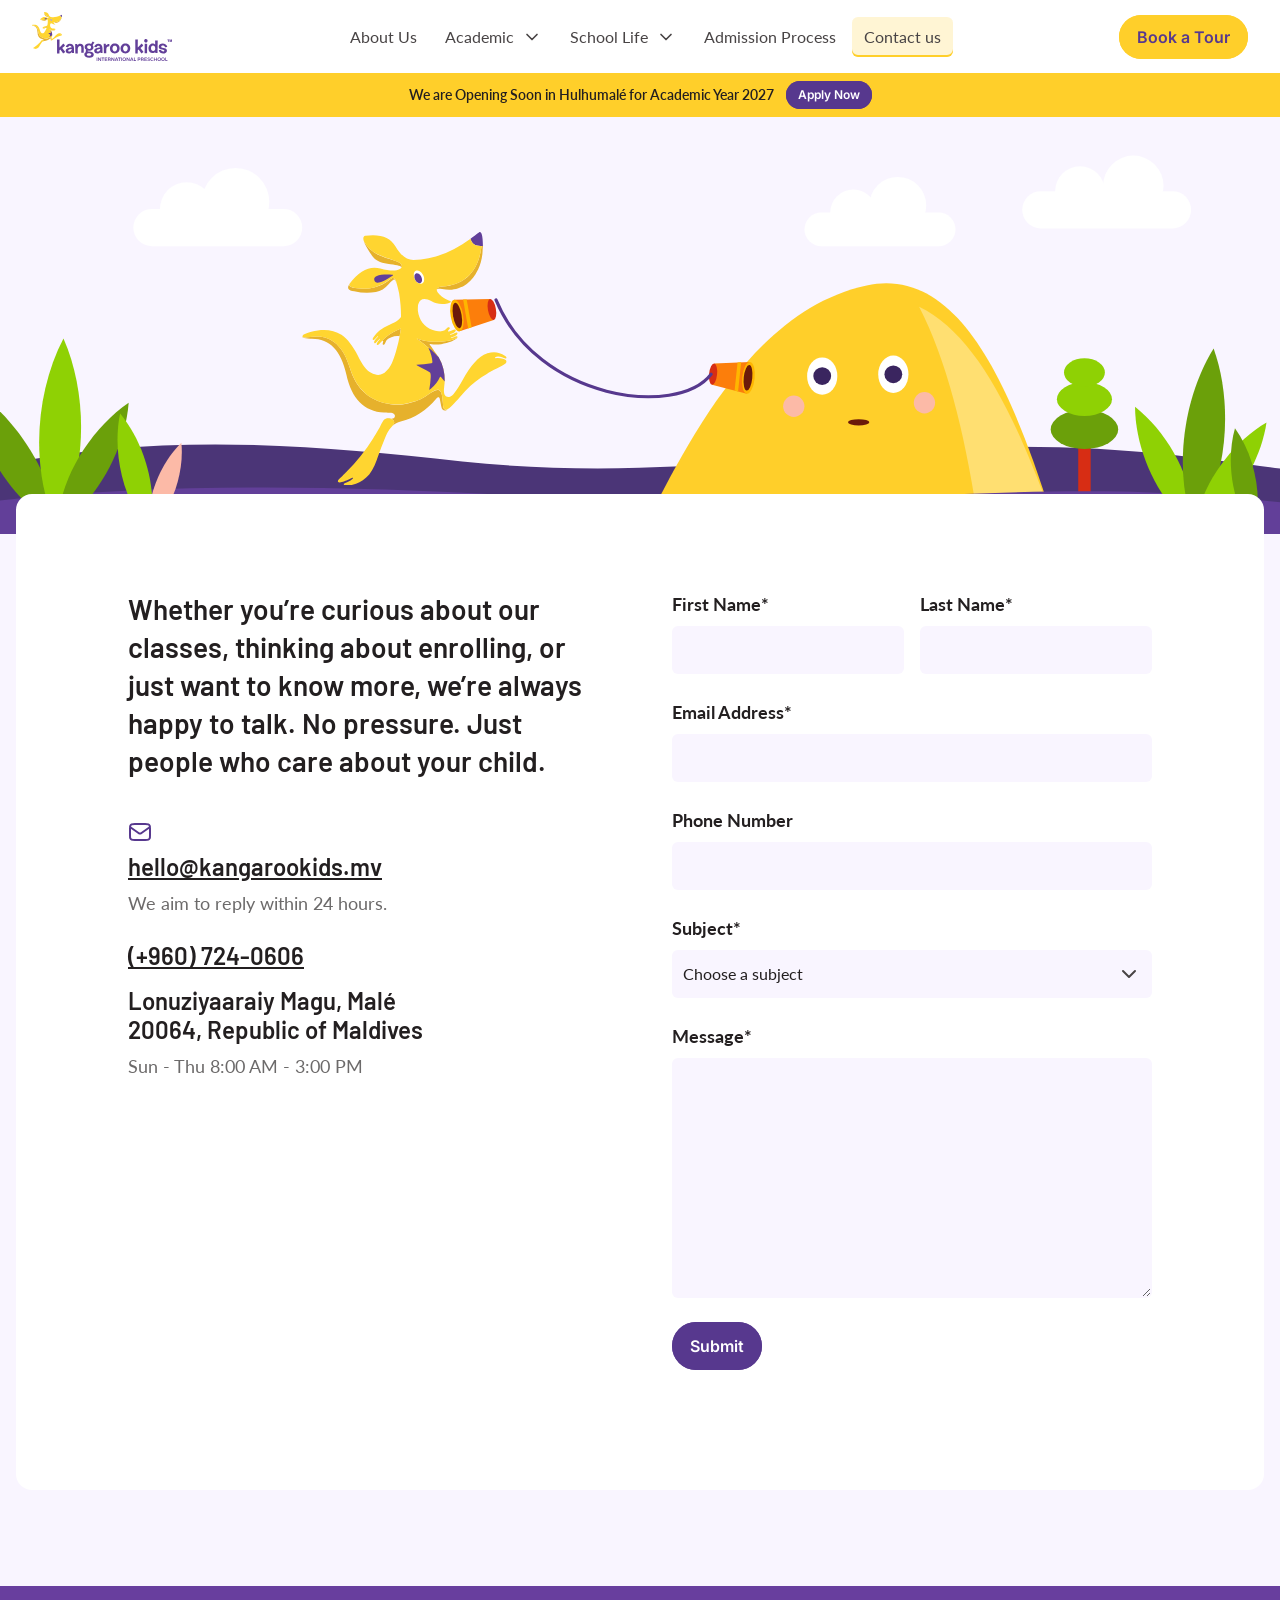
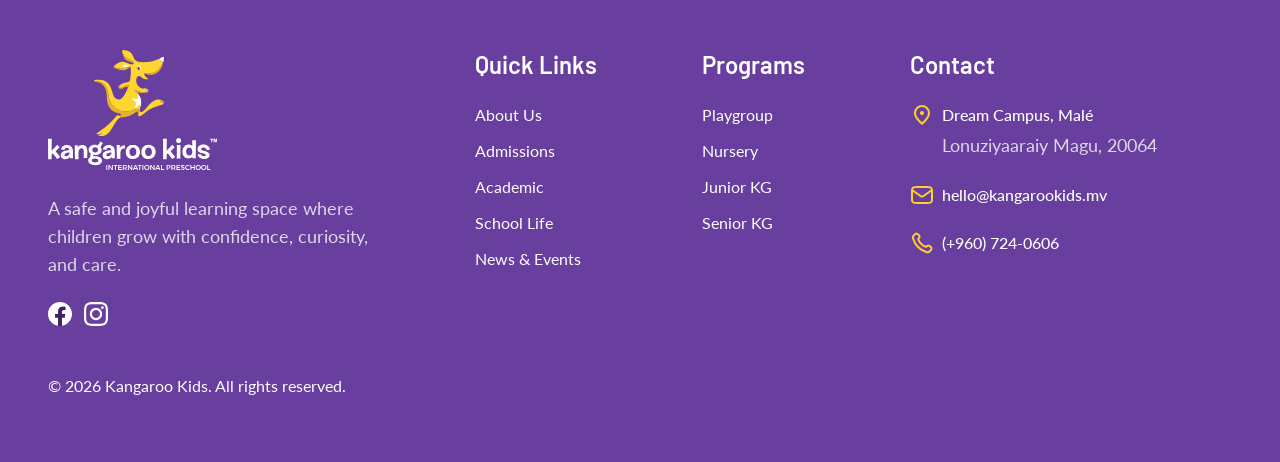
<file: contact.html>
<!doctype html>
<html lang="en">
<head>
  <meta charset="utf-8" />
  <meta name="viewport" content="width=device-width, initial-scale=1" />
  <title>Contact Us – Kangaroo Kids Maldives</title>
  <meta name="description" content="Get in touch with Kangaroo Kids International Preschool in Malé. We aim to reply within 24 hours." />
  <link rel="preconnect" href="https://fonts.googleapis.com" />
  <link rel="preconnect" href="https://fonts.gstatic.com" crossorigin />
  <link href="https://fonts.googleapis.com/css2?family=Barlow:wght@600;700&family=Inter:wght@400;500;600&family=Lato:ital,wght@0,400;0,700;0,900;1,400&display=swap" rel="stylesheet" />
  <link rel="stylesheet" href="styles.css?v=33" />
</head>
<body>

  <!-- ============ Navbar ============ -->
  <header class="navbar">
    <a href="index.html" class="logo logo--nav logo--color" aria-label="Kangaroo Kids home">
      <span class="layer" style="inset:-0.02% 78.68% 24.99% 0"><img src="assets/group.svg" alt="" /></span>
      <span class="layer" style="inset:54.97% 0 0 17.55%"><img src="assets/group1.svg" alt="" /></span>
    </a>
    <a href="index.html" class="logo logo--nav logo--white" aria-label="Kangaroo Kids home">
      <span class="layer" style="inset:-0.02% 78.68% 24.99% 0"><img src="assets/nav-logo-white-a.svg" alt="" /></span>
      <span class="layer" style="inset:54.97% 0 0 17.55%"><img src="assets/nav-logo-white-b.svg" alt="" /></span>
    </a>
    <nav class="nav" id="primary-nav" aria-label="Primary">
      <a class="nav__item" href="about.html">About Us</a>
      <div class="nav__dropdown">
        <button class="nav__item" type="button" aria-expanded="false" aria-controls="academic-menu">Academic<img class="nav__chev" src="assets/chevron-down.svg" width="20" height="20" alt="" /><img class="nav__chev nav__chev--white" src="assets/chevron-down-white.svg" width="20" height="20" alt="" /></button>
        <ul class="nav__menu" id="academic-menu" hidden>
          <li><a href="curriculum.html">Curriculum</a></li>
          <li><a href="programs.html">Programmes</a></li>
        </ul>
      </div>
      <div class="nav__dropdown">
        <button class="nav__item" type="button" aria-expanded="false" aria-controls="school-menu">School Life<img class="nav__chev" src="assets/chevron-down.svg" width="20" height="20" alt="" /><img class="nav__chev nav__chev--white" src="assets/chevron-down-white.svg" width="20" height="20" alt="" /></button>
        <ul class="nav__menu" id="school-menu" hidden>
          <li><a href="school-life.html">School Life</a></li>
          <li><a href="playground.html">Playground &amp; Enrichment</a></li>
        </ul>
      </div>
      <a class="nav__item" href="admissions.html">Admission Process</a>
      <a class="nav__item nav__item--active" href="contact.html" aria-current="page">Contact us</a>
      <a class="btn btn--yellow btn--ui btn--nav nav__cta" href="contact.html" data-open-tour>Book a Tour</a>
    </nav>
    <div class="navbar__right">
      <a class="btn btn--yellow btn--ui btn--nav" href="contact.html" data-open-tour>Book a Tour</a>
      <button class="navbar__toggle" type="button" aria-label="Open menu" aria-expanded="false" aria-controls="primary-nav">
        <img class="icon-menu" src="assets/menu-04.svg" width="32" height="32" alt="" />
        <img class="icon-close" src="assets/nav-close.svg" width="32" height="32" alt="" />
      </button>
    </div>
  </header>

  <!-- ============ Announcement banner ============ -->
  <aside class="banner" aria-label="Announcement">
    <p>We are Opening Soon in Hulhumalé for Academic Year 2027</p>
    <a class="btn btn--purple btn--ui btn--xs" href="enrolment.html">Apply Now</a>
  </aside>

  <main>
    <!-- ============ Contact ============ -->
    <section class="ct">
      <!-- Short illustrated header: kangaroo and a friendly hill chat through a cup-and-string phone.
           All motion is CSS/SMIL (see "Contact Us" in styles.css); it is switched off for reduced-motion users. -->
      <svg class="ct__scene" viewBox="0 0 1440 470" preserveAspectRatio="xMidYMax slice" aria-hidden="true" focusable="false">
        <defs>
          <!-- Tin-can "phone" cup: open end at x=0, closed end (string) at x=40 -->
          <g id="ct-cup">
            <path d="M0 -18 L40 -12 L40 12 L0 18 Z" fill="#FC7E0B"/>
            <path d="M10 -16.5 L14 -15.8 L14 15.8 L10 16.5 Z" fill="#FFB600"/>
            <ellipse cx="40" cy="0" rx="4.5" ry="12" fill="#D72D14"/>
            <ellipse cx="0" cy="0" rx="7" ry="18" fill="#FFB600"/>
            <ellipse cx="0.5" cy="0" rx="4.8" ry="14.5" fill="#6b1a0a"/>
          </g>
        </defs>

        <!-- Clouds -->
        <g class="ct-cloud" style="--cd:19s" fill="#fff"><rect x="150" y="104" width="190" height="42" rx="21"/><circle cx="210" cy="104" r="30"/><circle cx="265" cy="96" r="38"/></g>
        <g class="ct-cloud" style="--cd:24s" fill="#fff"><rect x="1150" y="84" width="190" height="42" rx="21"/><circle cx="1215" cy="84" r="28"/><circle cx="1275" cy="78" r="34"/></g>
        <g class="ct-cloud" style="--cd:28s" fill="#fff"><rect x="905" y="108" width="170" height="38" rx="19"/><circle cx="960" cy="108" r="26"/><circle cx="1010" cy="100" r="32"/></g>

        <!-- Back hill -->
        <path d="M0 392 C180 356 340 368 520 388 C720 410 900 380 1100 372 C1260 368 1360 386 1440 396 V470 H0Z" fill="#4B3577"/>

        <!-- Tree -->
        <g class="ct-tree">
          <rect x="1213" y="372" width="14" height="70" fill="#D72D14"/>
          <ellipse cx="1220" cy="352" rx="38" ry="22" fill="#6BA00A"/>
          <ellipse cx="1220" cy="318" rx="31" ry="19" fill="#8FD104"/>
          <ellipse cx="1220" cy="288" rx="23" ry="16" fill="#8FD104"/>
        </g>

        <!-- Friendly hill -->
        <path d="M730 452 C785 342 858 215 975 190 C1078 168 1136 300 1184 452 Z" fill="#FFCF2A"/>
        <path d="M1034 214 C1096 244 1140 330 1184 452 L1100 452 C1086 360 1066 276 1034 214Z" fill="#FFDF71"/>
        <circle cx="893" cy="326" r="12" fill="#FCBAA7"/>
        <circle cx="1040" cy="322" r="12" fill="#FCBAA7"/>
        <g>
          <ellipse cx="925" cy="292" rx="17" ry="21" fill="#fff"/>
          <ellipse cx="1005" cy="290" rx="17" ry="21" fill="#fff"/>
          <circle class="ct-pupil" cx="925" cy="292" r="10" fill="#3A255F"/>
          <circle class="ct-pupil" cx="1005" cy="290" r="10" fill="#3A255F"/>
        </g>
        <ellipse class="ct-mouth" cx="966" cy="344" rx="12" ry="3.5" fill="#6b1a0a"/>

        <!-- Front ground -->
        <path d="M0 432 C200 410 420 416 640 430 C860 444 1080 418 1260 422 C1340 424 1400 430 1440 434 V470 H0Z" fill="#623F99"/>

        <!-- Hill's cup (open end against the hill's "ear") -->
        <use href="#ct-cup" transform="translate(842 294) scale(-1 1) rotate(-6)"/>
        <g class="ct-snd ct-snd--m" fill="none" stroke="#57388E" stroke-width="3.5" stroke-linecap="round">
          <path style="--i:0" d="M768 262 q-9 8 -9 20"/>
          <path style="--i:1" d="M756 252 q-15 14 -15 32"/>
          <path style="--i:2" d="M744 242 q-21 20 -21 44"/>
        </g>

        <!-- Cup-and-string line (SMIL: gently swings; the 3.2s loop matches the kangaroo's bob) -->
        <path fill="none" stroke="#57388E" stroke-width="3.5" stroke-linecap="round"
              d="M558 214 C600 345 760 362 800 290">
          <animate attributeName="d" dur="3.2s" repeatCount="indefinite" calcMode="spline"
                   keyTimes="0;.5;1" keySplines=".42 0 .58 1;.42 0 .58 1"
                   values="M558 214 C600 345 760 362 800 290;M558 206 C605 318 762 338 800 290;M558 214 C600 345 760 362 800 290"/>
        </path>

        <!-- Kangaroo + its cup -->
        <ellipse class="ct-shadow" cx="455" cy="440" rx="72" ry="9" fill="#3A255F" opacity=".35"/>
        <g class="ct-kan">
          <image href="assets/ct-group12.svg" x="340" y="130" width="230" height="285"/>
          <use href="#ct-cup" transform="translate(514 224) rotate(-10)"/>
          <g class="ct-snd" fill="none" stroke="#57388E" stroke-width="3.5" stroke-linecap="round">
            <path style="--i:0" d="M578 194 q9 8 9 20"/>
            <path style="--i:1" d="M590 184 q15 14 15 32"/>
            <path style="--i:2" d="M602 174 q21 20 21 44"/>
          </g>
        </g>

        <!-- Swaying leaves: left -->
        <g transform="translate(64 462) rotate(-32) scale(1.1)"><path class="ct-leaf" style="--d:4.6s;--dl:-.4s" d="M0 0 C-26 -50 -24 -120 0 -170 C24 -120 26 -50 0 0Z" fill="#6BA00A"/></g>
        <g transform="translate(64 462) rotate(2) scale(1.25)"><path class="ct-leaf" style="--d:5.2s;--dl:-1.6s" d="M0 0 C-26 -50 -24 -120 0 -170 C24 -120 26 -50 0 0Z" fill="#8FD104"/></g>
        <g transform="translate(64 462) rotate(30) scale(.95)"><path class="ct-leaf" style="--d:4.1s;--dl:-2.3s" d="M0 0 C-26 -50 -24 -120 0 -170 C24 -120 26 -50 0 0Z" fill="#6BA00A"/></g>
        <g transform="translate(168 466) rotate(-14) scale(.8)"><path class="ct-leaf" style="--d:3.8s;--dl:-.9s" d="M0 0 C-26 -50 -24 -120 0 -170 C24 -120 26 -50 0 0Z" fill="#8FD104"/></g>
        <g transform="translate(168 466) rotate(20) scale(.62)"><path class="ct-leaf" style="--d:4.4s;--dl:-3s" d="M0 0 C-26 -50 -24 -120 0 -170 C24 -120 26 -50 0 0Z" fill="#FCBAA7"/></g>
        <!-- Swaying leaves: right -->
        <g transform="translate(1344 464) rotate(-26) scale(.9)"><path class="ct-leaf" style="--d:4.9s;--dl:-1.1s" d="M0 0 C-26 -50 -24 -120 0 -170 C24 -120 26 -50 0 0Z" fill="#8FD104"/></g>
        <g transform="translate(1344 464) rotate(6) scale(1.2)"><path class="ct-leaf" style="--d:5.5s;--dl:-2.7s" d="M0 0 C-26 -50 -24 -120 0 -170 C24 -120 26 -50 0 0Z" fill="#6BA00A"/></g>
        <g transform="translate(1344 464) rotate(34) scale(.85)"><path class="ct-leaf" style="--d:4.2s;--dl:-.2s" d="M0 0 C-26 -50 -24 -120 0 -170 C24 -120 26 -50 0 0Z" fill="#8FD104"/></g>
        <g transform="translate(1410 468) rotate(-10) scale(.7)"><path class="ct-leaf" style="--d:3.9s;--dl:-1.9s" d="M0 0 C-26 -50 -24 -120 0 -170 C24 -120 26 -50 0 0Z" fill="#6BA00A"/></g>
      </svg>
      <div class="ct__card">
        <h1 class="sr-only">Contact Kangaroo Kids</h1>
        <div class="ct__grid wrap">
          <div class="ct__info">
            <p class="ct__intro">Whether you’re curious about our classes, thinking about enrolling, or just want to know more, we’re always happy to talk. No pressure. Just people who care about your child.</p>
            <div class="ct__list">
              <div class="ct__item">
                <img src="assets/ct-mail.svg" width="24" height="24" alt="" />
                <a href="mailto:hello@kangarookids.mv">hello@kangarookids.mv</a>
                <span>We aim to reply within 24 hours.</span>
              </div>
              <address class="ct__item">
                <a href="tel:+9607240606">(+960) 724-0606</a>
                <strong>Lonuziyaaraiy Magu, Malé 20064, Republic of Maldives</strong>
                <span>Sun - Thu 8:00 AM - 3:00 PM</span>
              </address>
            </div>
          </div>
          <form class="form" data-enquiry>
            <div class="form__row">
              <div class="field"><label for="ct-first">First Name*</label><input id="ct-first" name="firstName" autocomplete="given-name" required /></div>
              <div class="field"><label for="ct-last">Last Name*</label><input id="ct-last" name="lastName" autocomplete="family-name" required /></div>
            </div>
            <div class="field"><label for="ct-email">Email Address*</label><input id="ct-email" name="email" type="email" autocomplete="email" required /></div>
            <div class="field"><label for="ct-phone">Phone Number</label><input id="ct-phone" name="phone" type="tel" autocomplete="tel" /></div>
            <div class="field"><label for="ct-subject">Subject*</label><select id="ct-subject" name="subject" required><option value="" disabled selected>Choose a subject</option><option>Book a tour</option><option>Admissions</option><option>Fees and policies</option><option>General enquiry</option></select></div>
            <div class="field"><label for="ct-message">Message*</label><textarea id="ct-message" name="message" required></textarea></div>
            <button class="btn btn--purple btn--ui btn--md" type="submit">Submit</button>
            <p class="form__status" role="status"></p>
          </form>
        </div>
      </div>
    </section>

  </main>

  <!-- ============ Footer ============ -->
  <footer class="footer">
    <div class="footer__top">
      <div class="footer__brand">
        <a href="index.html" class="logo logo--footer" aria-label="Kangaroo Kids home">
          <span class="layer" style="inset:0 31.32% 28.41% 27.23%"><img src="assets/group12.svg" alt="" /></span>
          <span class="layer" style="inset:73.2% 0 0 0"><img src="assets/group13.svg" alt="" /></span>
        </a>
        <p>A safe and joyful learning space where children grow with confidence, curiosity, and care.</p>
        <div class="footer__social">
          <a href="#" aria-label="Facebook"><img src="assets/social-icon.svg" width="24" height="24" alt="" /></a>
          <a href="#" aria-label="Instagram" class="footer__ig"><span class="layer" style="inset:0 0.06% 0.02% 0"><img src="assets/group14.svg" alt="" /></span></a>
        </div>
      </div>
      <nav class="footer__col" aria-label="Quick links">
        <h2>Quick Links</h2>
        <ul>
          <li><a href="about.html">About Us</a></li>
          <li><a href="admissions.html">Admissions</a></li>
          <li><a href="curriculum.html">Academic</a></li>
          <li><a href="school-life.html">School Life</a></li>
          <li><a href="index.html#news">News &amp; Events</a></li>
        </ul>
      </nav>
      <nav class="footer__col" aria-label="Programs">
        <h2>Programs</h2>
        <ul>
          <li><a href="programs.html#playschool">Playgroup</a></li>
          <li><a href="programs.html#nursery">Nursery</a></li>
          <li><a href="programs.html#junior-kg">Junior KG</a></li>
          <li><a href="programs.html#senior-kg">Senior KG</a></li>
        </ul>
      </nav>
      <div class="footer__contact">
        <h2>Contact</h2>
        <div class="contact-row">
          <img src="assets/location-on.svg" width="24" height="24" alt="" />
          <address><strong>Dream Campus, Malé</strong><span>Lonuziyaaraiy Magu, 20064</span></address>
        </div>
        <a class="contact-row" href="mailto:hello@kangarookids.mv">
          <img src="assets/mail01.svg" width="24" height="24" alt="" />
          <strong>hello@kangarookids.mv</strong>
        </a>
        <a class="contact-row" href="tel:+9607240606">
          <img src="assets/phone1.svg" width="24" height="24" alt="" />
          <strong>(+960) 724-0606</strong>
        </a>
      </div>
    </div>
    <p class="footer__copy">© 2026 Kangaroo Kids. All rights reserved.</p>
  </footer>

  <!-- ============ Book a Tour dialog ============ -->
  <dialog class="modal" id="tour-dialog" aria-labelledby="tour-title">
    <h2 class="modal__title" id="tour-title">Book a Tour</h2>
    <form class="form" data-enquiry>
      <div class="form__row">
        <div class="field"><label for="tour-first">First Name*</label><input id="tour-first" name="firstName" autocomplete="given-name" required /></div>
        <div class="field"><label for="tour-last">Last Name*</label><input id="tour-last" name="lastName" autocomplete="family-name" required /></div>
      </div>
      <div class="form__row form__row--wide">
        <div class="field"><label for="tour-email">Email Address*</label><input id="tour-email" name="email" type="email" autocomplete="email" required /></div>
        <div class="field"><label for="tour-phone">Phone Number</label><input id="tour-phone" name="phone" type="tel" autocomplete="tel" /></div>
      </div>
      <div class="field"><label for="tour-subject">Subject*</label><select id="tour-subject" name="subject" required><option selected>Book a tour</option><option>Admissions</option><option>Fees and policies</option><option>General enquiry</option></select></div>
      <div class="field"><label for="tour-message">Message*</label><textarea id="tour-message" name="message" required></textarea></div>
      <button class="btn btn--purple btn--ui btn--md" type="submit">Submit</button>
      <p class="form__status" role="status"></p>
    </form>
    <button class="modal__close" type="button" aria-label="Close"><img src="assets/x-close.svg" width="24" height="24" alt="" /></button>
  </dialog>

  <script src="script.js?v=22"></script>
</body>
</html>
</file>
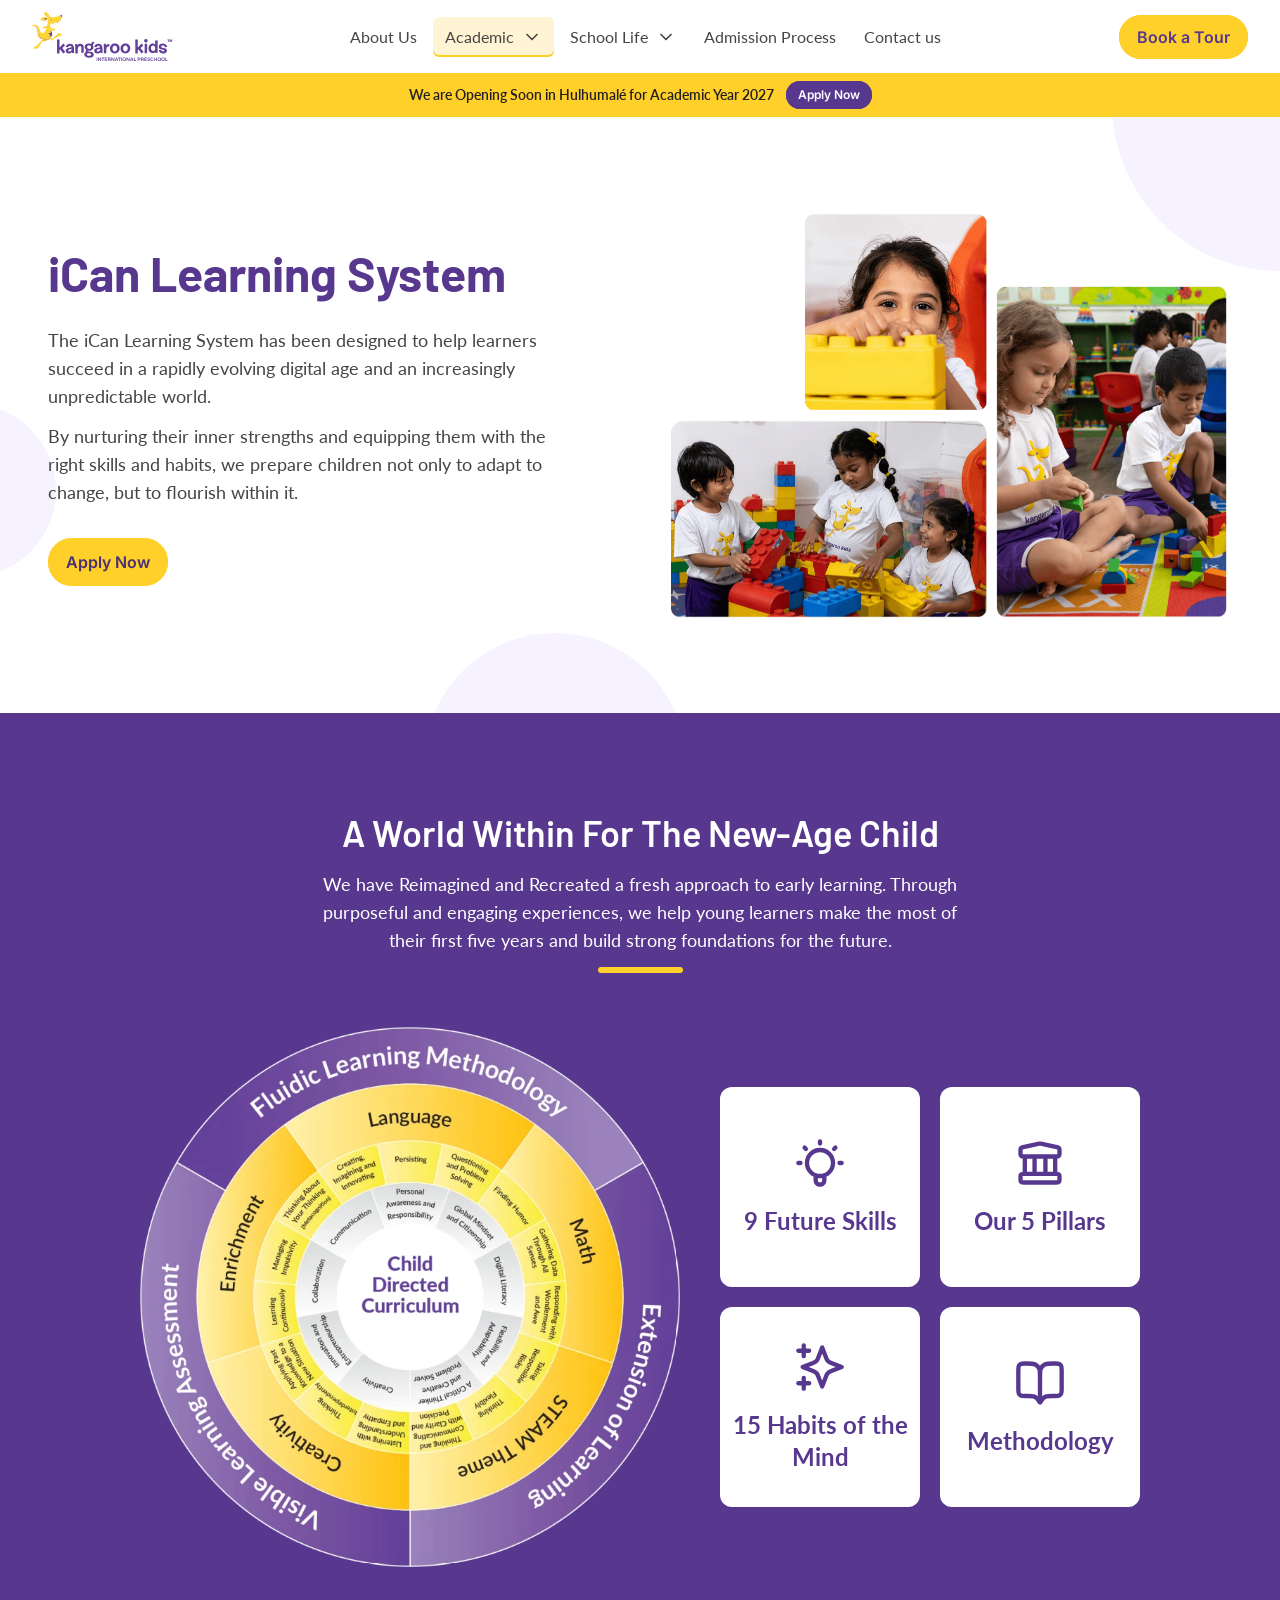
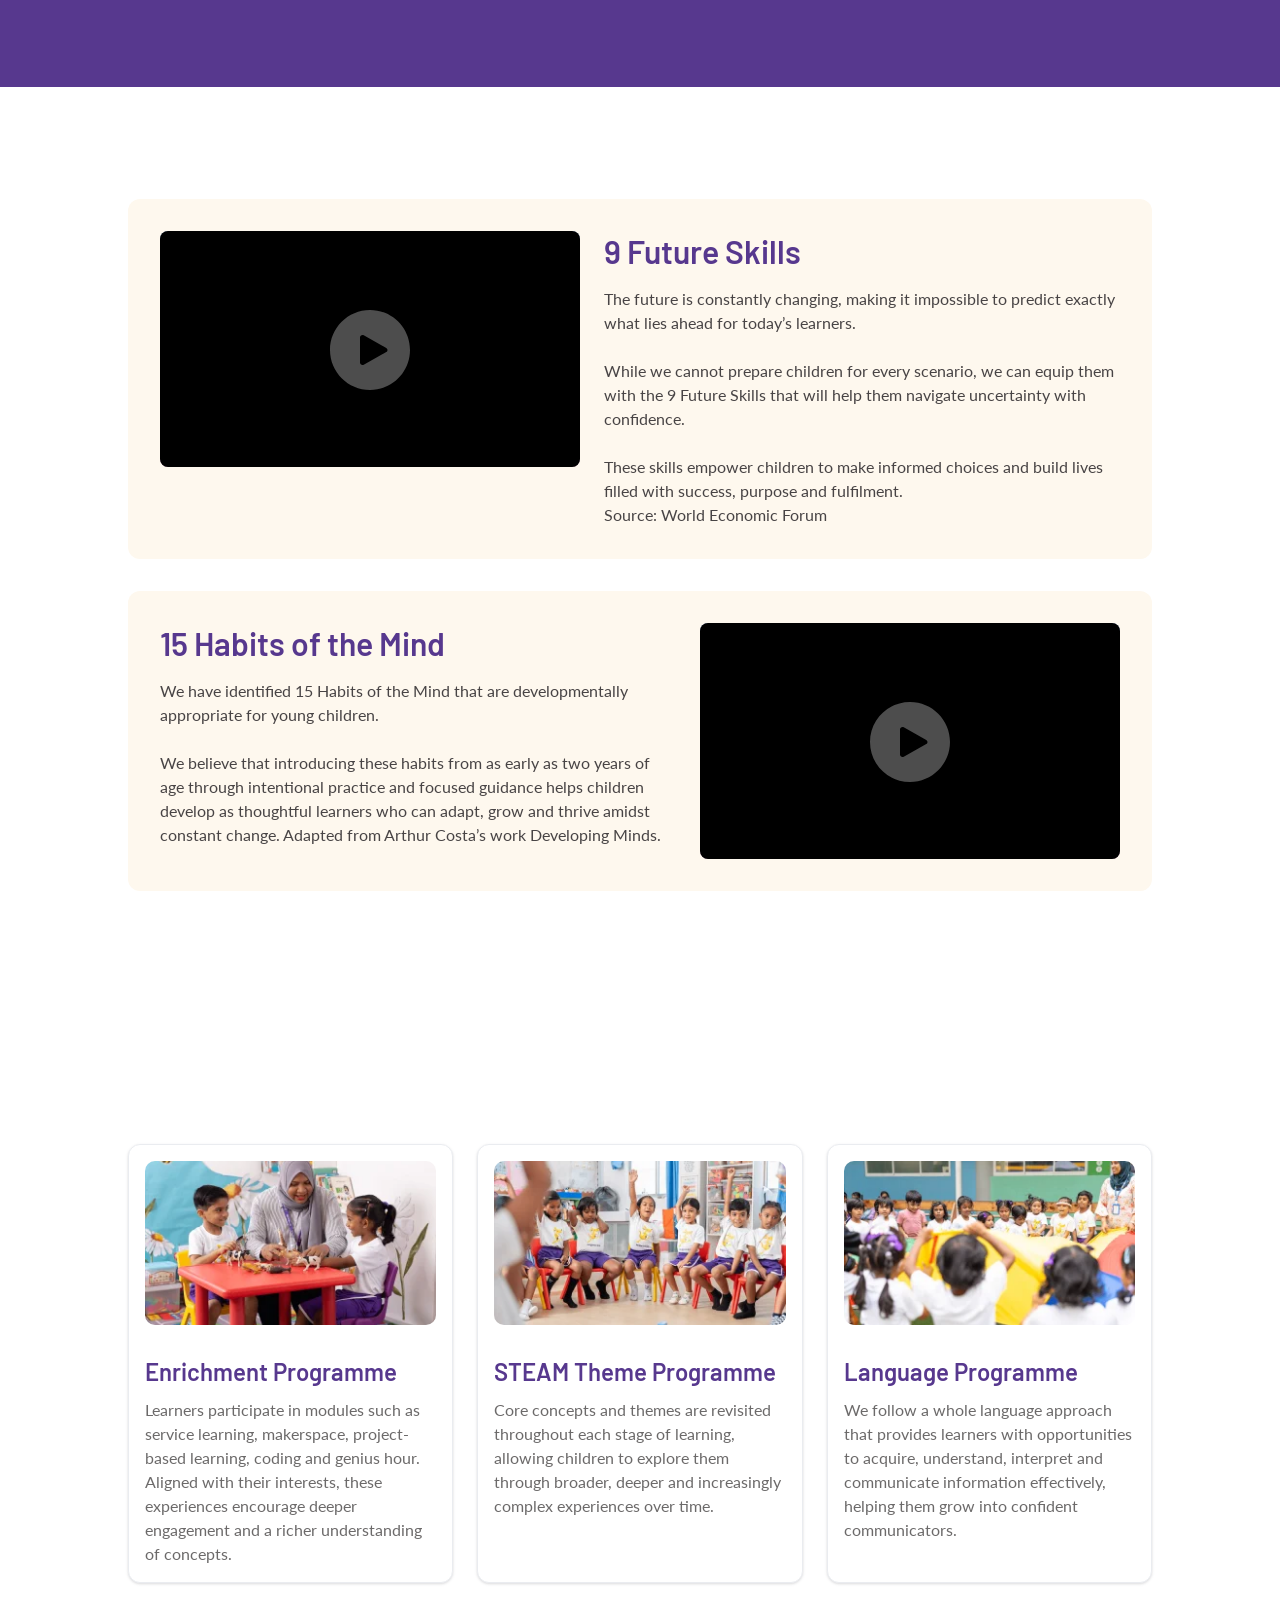
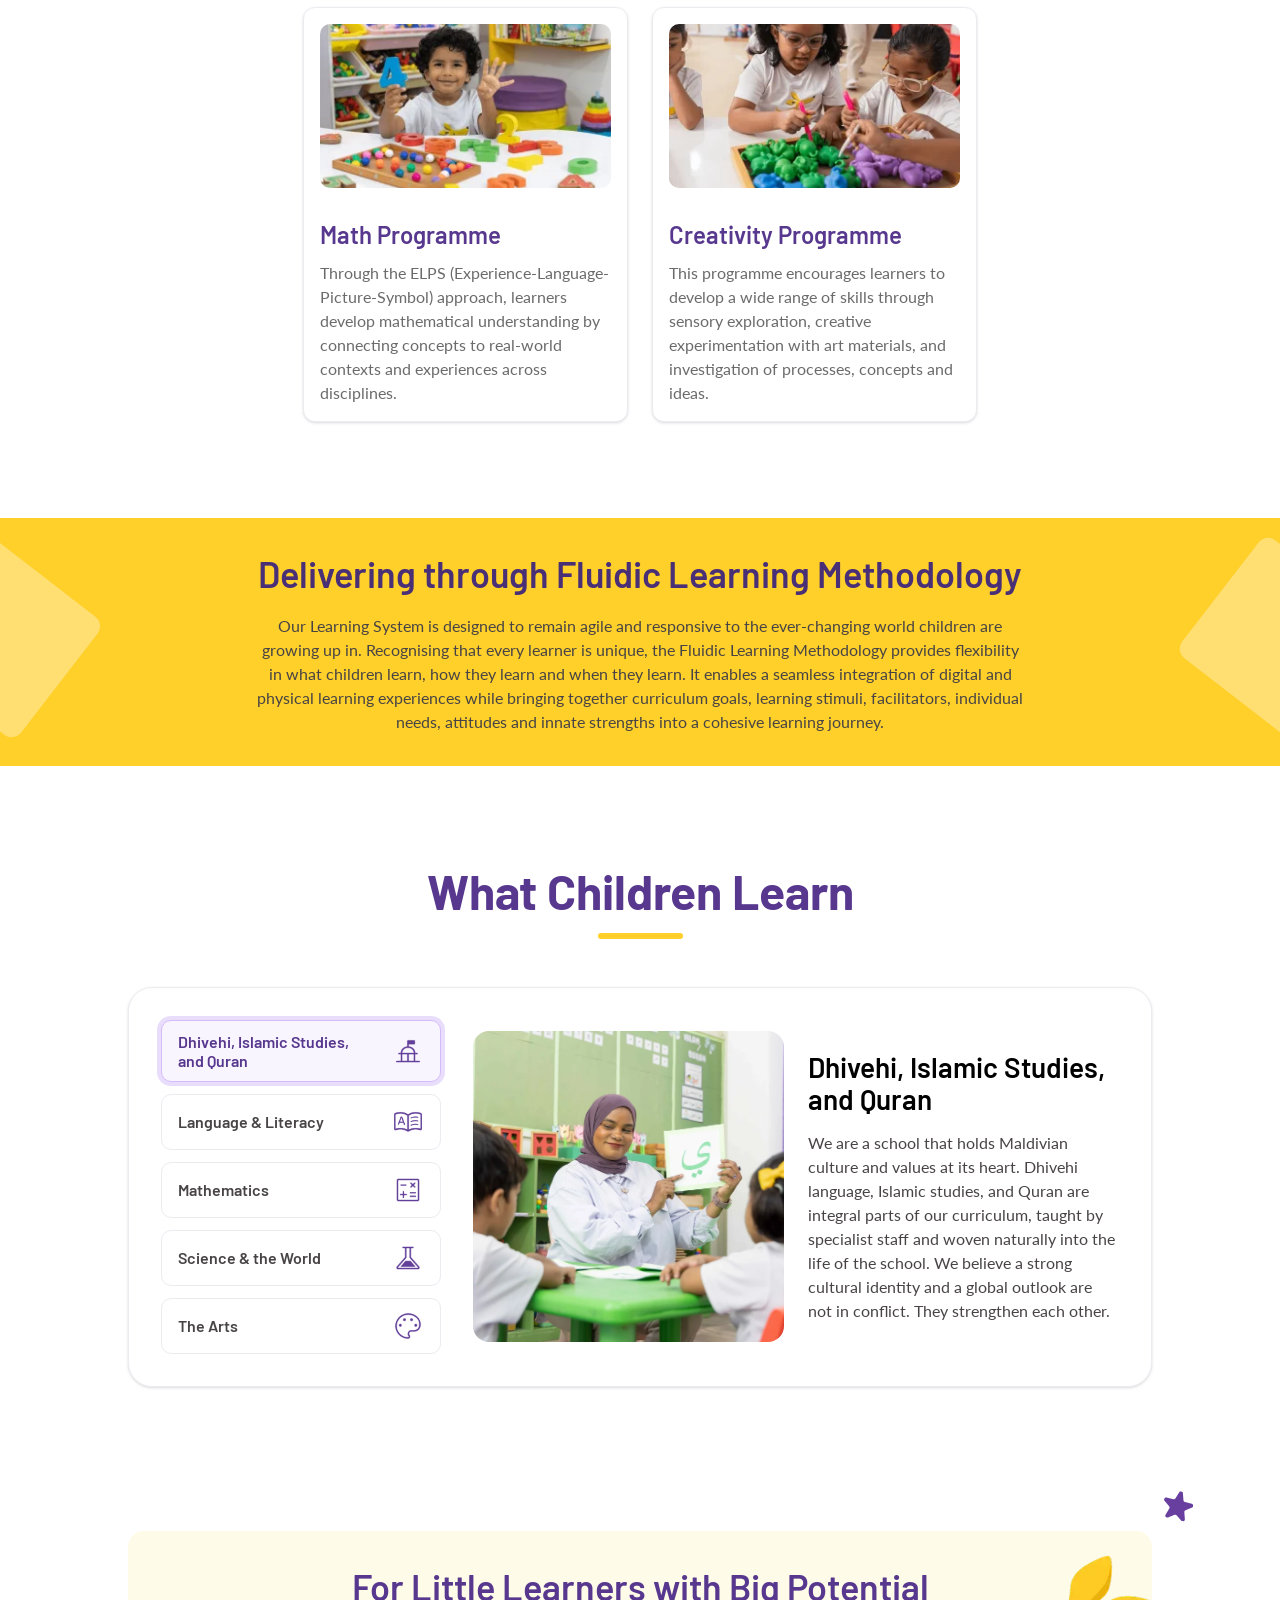
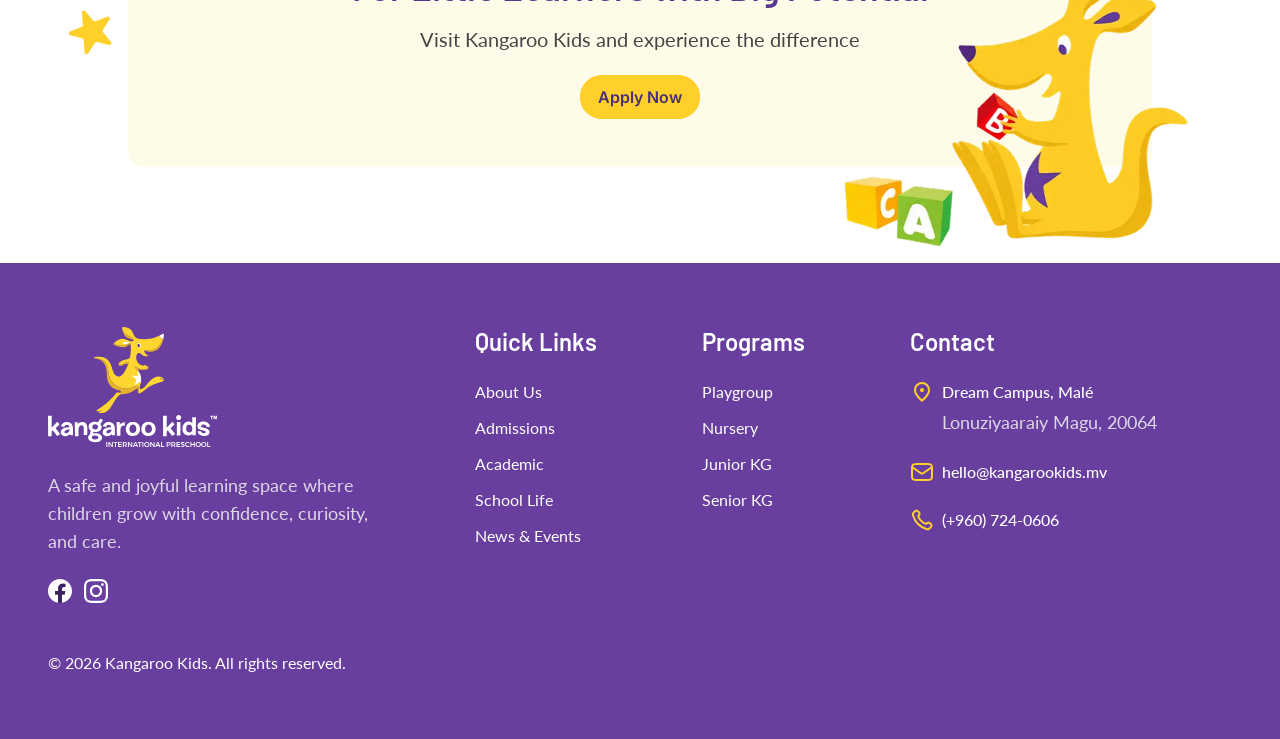
<file: curriculum.html>
<!doctype html>
<html lang="en">
<head>
  <meta charset="utf-8" />
  <meta name="viewport" content="width=device-width, initial-scale=1" />
  <title>iCan Learning System – Kangaroo Kids Maldives</title>
  <meta name="description" content="The iCan Learning System: 9 Future Skills, 15 Habits of the Mind and five pillars of learning that prepare children to flourish in a changing world." />
  <link rel="preconnect" href="https://fonts.googleapis.com" />
  <link rel="preconnect" href="https://fonts.gstatic.com" crossorigin />
  <link href="https://fonts.googleapis.com/css2?family=Barlow:wght@600;700&family=Inter:wght@400;500;600&family=Lato:ital,wght@0,400;0,700;0,900;1,400&display=swap" rel="stylesheet" />
  <link rel="stylesheet" href="styles.css?v=33" />
</head>
<body>

  <!-- ============ Navbar ============ -->
  <header class="navbar">
    <a href="index.html" class="logo logo--nav logo--color" aria-label="Kangaroo Kids home">
      <span class="layer" style="inset:-0.02% 78.68% 24.99% 0"><img src="assets/group.svg" alt="" /></span>
      <span class="layer" style="inset:54.97% 0 0 17.55%"><img src="assets/group1.svg" alt="" /></span>
    </a>
    <a href="index.html" class="logo logo--nav logo--white" aria-label="Kangaroo Kids home">
      <span class="layer" style="inset:-0.02% 78.68% 24.99% 0"><img src="assets/nav-logo-white-a.svg" alt="" /></span>
      <span class="layer" style="inset:54.97% 0 0 17.55%"><img src="assets/nav-logo-white-b.svg" alt="" /></span>
    </a>
    <nav class="nav" id="primary-nav" aria-label="Primary">
      <a class="nav__item" href="about.html">About Us</a>
      <div class="nav__dropdown">
        <button class="nav__item nav__item--active" type="button" aria-expanded="false" aria-controls="academic-menu">Academic<img class="nav__chev" src="assets/chevron-down.svg" width="20" height="20" alt="" /><img class="nav__chev nav__chev--white" src="assets/chevron-down-white.svg" width="20" height="20" alt="" /></button>
        <ul class="nav__menu" id="academic-menu" hidden>
          <li><a href="curriculum.html">Curriculum</a></li>
          <li><a href="programs.html">Programmes</a></li>
        </ul>
      </div>
      <div class="nav__dropdown">
        <button class="nav__item" type="button" aria-expanded="false" aria-controls="school-menu">School Life<img class="nav__chev" src="assets/chevron-down.svg" width="20" height="20" alt="" /><img class="nav__chev nav__chev--white" src="assets/chevron-down-white.svg" width="20" height="20" alt="" /></button>
        <ul class="nav__menu" id="school-menu" hidden>
          <li><a href="school-life.html">School Life</a></li>
          <li><a href="playground.html">Playground &amp; Enrichment</a></li>
        </ul>
      </div>
      <a class="nav__item" href="admissions.html">Admission Process</a>
      <a class="nav__item" href="contact.html">Contact us</a>
      <a class="btn btn--yellow btn--ui btn--nav nav__cta" href="contact.html" data-open-tour>Book a Tour</a>
    </nav>
    <div class="navbar__right">
      <a class="btn btn--yellow btn--ui btn--nav" href="contact.html" data-open-tour>Book a Tour</a>
      <button class="navbar__toggle" type="button" aria-label="Open menu" aria-expanded="false" aria-controls="primary-nav">
        <img class="icon-menu" src="assets/menu-04.svg" width="32" height="32" alt="" />
        <img class="icon-close" src="assets/nav-close.svg" width="32" height="32" alt="" />
      </button>
    </div>
  </header>

  <!-- ============ Announcement banner ============ -->
  <aside class="banner" aria-label="Announcement">
    <p>We are Opening Soon in Hulhumalé for Academic Year 2027</p>
    <a class="btn btn--purple btn--ui btn--xs" href="enrolment.html">Apply Now</a>
  </aside>

  <main>
    <!-- ============ Hero ============ -->
    <section class="pg-hero pg-hero--cu">
      <img class="blob" src="assets/cu-ellipse4.svg" width="173" height="173" alt="" style="left:-117px;top:287px" />
      <img class="blob" src="assets/cu-ellipse6.svg" width="262" height="262" alt="" style="left:33.1%;top:516px" />
      <img class="blob" src="assets/cu-ellipse5.svg" width="335" height="335" alt="" style="right:-167px;top:-181px" />
      <div class="pg-hero__inner">
        <div class="pg-hero__copy">
          <h1 class="h1">iCan Learning System</h1>
          <div class="pg-hero__lead">
            <p>The iCan Learning System has been designed to help learners succeed in a rapidly evolving digital age and an increasingly unpredictable world.</p>
            <p>By nurturing their inner strengths and equipping them with the right skills and habits, we prepare children not only to adapt to change, but to flourish within it.</p>
          </div>
          <a class="btn btn--yellow btn--ui btn--md" href="enrolment.html">Apply Now</a>
        </div>
        <img class="pg-hero__img" src="assets/cu-image6.png" width="561" height="404" alt="Children learning together with their teacher" />
      </div>
    </section>

    <!-- ============ A world within ============ -->
    <section class="cu-world">
      <div class="sec-head sec-head--center">
        <h2 class="h3">A World Within For The New-Age Child</h2>
        <p class="p1">We have Reimagined and Recreated a fresh approach to early learning. Through purposeful and engaging experiences, we help young learners make the most of their first five years and build strong foundations for the future.</p>
      </div>
      <div class="cu-world__row wrap">
        <img src="assets/cu-image7.png" width="540" height="540" alt="The iCan Learning System" loading="lazy" />
        <ul class="cu-tiles">
          <li class="cu-tile"><img src="assets/cu-lightbulb02.svg" width="52" height="52" alt="" />9 Future Skills</li>
          <li class="cu-tile"><img src="assets/cu-bank.svg" width="52" height="52" alt="" />Our 5 Pillars</li>
          <li class="cu-tile"><img src="assets/cu-stars02.svg" width="52" height="52" alt="" />15 Habits of the Mind</li>
          <li class="cu-tile"><img src="assets/cu-book-open01.svg" width="52" height="52" alt="" />Methodology</li>
        </ul>
      </div>
    </section>

    <!-- ============ Future skills & habits ============ -->
    <section class="sec cu-features">
      <article class="cu-feature wrap">
          <div class="video" data-video>
            <video class="video__el" src="assets/future-skills.mp4#t=0.1" preload="metadata" playsinline aria-label="9 Future Skills"></video>
            <button class="video__btn" type="button" aria-label="Play video: 9 Future Skills">
              <img class="video__play" src="assets/cu-style-glassmorphism-state-default.svg" width="80" height="80" alt="" />
            </button>
            <span class="video__dur" hidden></span>
          </div>
        <div class="cu-feature__copy">
          <h2 class="h4">9 Future Skills</h2>
          <div class="prose prose--break">
            <p>The future is constantly changing, making it impossible to predict exactly what lies ahead for today’s learners.</p>
            <p>While we cannot prepare children for every scenario, we can equip them with the 9 Future Skills that will help them navigate uncertainty with confidence.</p>
            <p>These skills empower children to make informed choices and build lives filled with success, purpose and fulfilment.<br />Source: World Economic Forum</p>
          </div>
        </div>
      </article>
      <article class="cu-feature cu-feature--flip wrap">
        <div class="cu-feature__copy">
          <h2 class="h4">15 Habits of the Mind</h2>
          <div class="prose prose--break">
            <p>We have identified 15 Habits of the Mind that are developmentally appropriate for young children.</p>
            <p>We believe that introducing these habits from as early as two years of age through intentional practice and focused guidance helps children develop as thoughtful learners who can adapt, grow and thrive amidst constant change. Adapted from Arthur Costa’s work Developing Minds.</p>
          </div>
        </div>
          <div class="video" data-video>
            <video class="video__el" src="assets/15-habits.mp4#t=0.1" preload="metadata" playsinline aria-label="15 Habits of the Mind"></video>
            <button class="video__btn" type="button" aria-label="Play video: 15 Habits of the Mind">
              <img class="video__play" src="assets/cu-style-glassmorphism-state-default.svg" width="80" height="80" alt="" />
            </button>
            <span class="video__dur" hidden></span>
          </div>
      </article>
    </section>

    <!-- ============ Five pillars ============ -->
    <section class="sec cu-pillars">
      <div class="sec-head sec-head--center"><h2 class="h1">What Makes Us Different</h2></div>
      <div class="card-grid card-grid--center wrap">
        <article class="card">
          <img class="card__img" src="assets/cu-rectangle11.png" alt="" loading="lazy" />
          <div class="card__body">
            <h3 class="h5">Enrichment Programme</h3>
            <p class="card__text">Learners participate in modules such as service learning, makerspace, project-based learning, coding and genius hour. Aligned with their interests, these experiences encourage deeper engagement and a richer understanding of concepts.</p>
          </div>
        </article>
        <article class="card">
          <img class="card__img" src="assets/cu-rectangle12.png" alt="" loading="lazy" />
          <div class="card__body">
            <h3 class="h5">STEAM Theme Programme</h3>
            <p class="card__text">Core concepts and themes are revisited throughout each stage of learning, allowing children to explore them through broader, deeper and increasingly complex experiences over time.</p>
          </div>
        </article>
        <article class="card">
          <img class="card__img" src="assets/cu-rectangle13.png" alt="" loading="lazy" />
          <div class="card__body">
            <h3 class="h5">Language Programme</h3>
            <p class="card__text">We follow a whole language approach that provides learners with opportunities to acquire, understand, interpret and communicate information effectively, helping them grow into confident communicators.</p>
          </div>
        </article>
        <article class="card">
          <img class="card__img" src="assets/cu-rectangle14.png" alt="" loading="lazy" />
          <div class="card__body">
            <h3 class="h5">Math Programme</h3>
            <p class="card__text">Through the ELPS (Experience-Language-Picture-Symbol) approach, learners develop mathematical understanding by connecting concepts to real-world contexts and experiences across disciplines.</p>
          </div>
        </article>
        <article class="card">
          <img class="card__img" src="assets/cu-rectangle15.png" alt="" loading="lazy" />
          <div class="card__body">
            <h3 class="h5">Creativity Programme</h3>
            <p class="card__text">This programme encourages learners to develop a wide range of skills through sensory exploration, creative experimentation with art materials, and investigation of processes, concepts and ideas.</p>
          </div>
        </article>
      </div>
    </section>

    <!-- ============ Fluidic learning ============ -->
    <section class="band band--slim">
      <div class="band__copy">
        <h2 class="h3">Delivering through Fluidic Learning Methodology</h2>
        <p>Our Learning System is designed to remain agile and responsive to the ever-changing world children are growing up in. Recognising that every learner is unique, the Fluidic Learning Methodology provides flexibility in what children learn, how they learn and when they learn. It enables a seamless integration of digital and physical learning experiences while bringing together curriculum goals, learning stimuli, facilitators, individual needs, attitudes and innate strengths into a cohesive learning journey.</p>
      </div>
    </section>

    <!-- ============ What children learn ============ -->
    <section class="sec cu-learn">
      <div class="sec-head sec-head--center"><h2 class="h1">What Children Learn</h2></div>
      <div class="wrap">
        <div class="vtabs">
          <div class="vtabs__list" role="tablist" aria-label="What children learn" aria-orientation="vertical">
            <button class="vtabs__tab" role="tab" id="learn-tab-quran" aria-controls="learn-panel-quran" aria-selected="true"><span>Dhivehi, Islamic Studies, and Quran</span><img src="assets/learn-icon-quran.png" alt="" /></button>
            <button class="vtabs__tab" role="tab" id="learn-tab-language" aria-controls="learn-panel-language" aria-selected="false" tabindex="-1"><span>Language &amp; Literacy</span><img src="assets/learn-icon-language.png" alt="" /></button>
            <button class="vtabs__tab" role="tab" id="learn-tab-math" aria-controls="learn-panel-math" aria-selected="false" tabindex="-1"><span>Mathematics</span><img src="assets/learn-icon-math.png" alt="" /></button>
            <button class="vtabs__tab" role="tab" id="learn-tab-science" aria-controls="learn-panel-science" aria-selected="false" tabindex="-1"><span>Science &amp; the World</span><img src="assets/learn-icon-science.png" alt="" /></button>
            <button class="vtabs__tab" role="tab" id="learn-tab-art" aria-controls="learn-panel-art" aria-selected="false" tabindex="-1"><span>The Arts</span><img src="assets/learn-icon-art.png" alt="" /></button>
          </div>
          <div class="vtabs__panel" role="tabpanel" id="learn-panel-quran" aria-labelledby="learn-tab-quran">
            <img class="vtabs__photo" src="assets/learn-photo-quran.png" alt="" loading="lazy" />
            <div class="vtabs__copy">
              <h3 class="vtabs__title">Dhivehi, Islamic Studies, and Quran</h3>
              <div class="prose"><p>We are a school that holds Maldivian culture and values at its heart. Dhivehi language, Islamic studies, and Quran are integral parts of our curriculum, taught by specialist staff and woven naturally into the life of the school. We believe a strong cultural identity and a global outlook are not in conflict. They strengthen each other.</p></div>
            </div>
          </div>
          <div class="vtabs__panel" role="tabpanel" id="learn-panel-language" aria-labelledby="learn-tab-language" hidden>
            <img class="vtabs__photo" src="assets/learn-photo-language.png" alt="" loading="lazy" />
            <div class="vtabs__copy">
              <h3 class="vtabs__title">Language &amp; Literacy</h3>
              <div class="prose"><p>We use a multi-sensory, phonics-based reading programme that develops children’s reading, writing, and communication skills in English.</p><p>Children experience language through stories, songs, conversation, drama, and hands-on activities that make literacy feel alive and purposeful.</p><p>Dhivehi language development runs alongside this, ensuring children grow into confident communicators in both languages.</p></div>
            </div>
          </div>
          <div class="vtabs__panel" role="tabpanel" id="learn-panel-math" aria-labelledby="learn-tab-math" hidden>
            <img class="vtabs__photo" src="assets/learn-photo-math.png" alt="" loading="lazy" />
            <div class="vtabs__copy">
              <h3 class="vtabs__title">Mathematics</h3>
              <div class="prose"><p>Mathematics at Kangaroo Kids is hands-on and discovery-based. Children explore number, pattern, shape, and measurement through physical materials, problem solving activities, and real-world contexts that make abstract concepts accessible and meaningful. We want children to feel confident and curious about mathematics, not anxious or passive.</p></div>
            </div>
          </div>
          <div class="vtabs__panel" role="tabpanel" id="learn-panel-science" aria-labelledby="learn-tab-science" hidden>
            <img class="vtabs__photo" src="assets/learn-photo-science.png" alt="" loading="lazy" />
            <div class="vtabs__copy">
              <h3 class="vtabs__title">Science &amp; the World</h3>
              <div class="prose"><p>From the earliest stages, we nurture children’s natural curiosity about the world around them. Science is taught through investigation, observation, and questioning, with children conducting simple experiments, making predictions, and drawing their own conclusions. We are building the habits of a scientist alongside genuine scientific knowledge.</p></div>
            </div>
          </div>
          <div class="vtabs__panel" role="tabpanel" id="learn-panel-art" aria-labelledby="learn-tab-art" hidden>
            <img class="vtabs__photo" src="assets/learn-photo-art.png" alt="" loading="lazy" />
            <div class="vtabs__copy">
              <h3 class="vtabs__title">The Arts</h3>
              <div class="prose"><p>Creative expression is central to who we are. Children explore visual art, and movement throughout the week, developing confidence, imagination, and the ability to communicate ideas in many different forms. The arts also play a vital role in emotional development, giving children a language for feelings and experiences they are still finding words for.</p></div>
            </div>
          </div>
        </div>
      </div>
    </section>

    <!-- ============ Call to action ============ -->
    <section class="cta">
      <span class="cta__star cta__star--l"><img src="assets/ab-star4.svg" alt="" /></span>
      <span class="cta__star cta__star--r"><img src="assets/ab-star5.svg" alt="" /></span>
      <div class="cta__card">
        <h2 class="h3">For Little Learners with Big Potential</h2>
        <p>Visit Kangaroo Kids and experience the difference</p>
        <a class="btn btn--yellow btn--ui btn--nav" href="enrolment.html">Apply Now</a>
        <img class="cta__kan" src="assets/ab-image4.png" width="386" height="347" alt="" />
      </div>
    </section>
  </main>

  <!-- ============ Footer ============ -->
  <footer class="footer">
    <div class="footer__top">
      <div class="footer__brand">
        <a href="index.html" class="logo logo--footer" aria-label="Kangaroo Kids home">
          <span class="layer" style="inset:0 31.32% 28.41% 27.23%"><img src="assets/group12.svg" alt="" /></span>
          <span class="layer" style="inset:73.2% 0 0 0"><img src="assets/group13.svg" alt="" /></span>
        </a>
        <p>A safe and joyful learning space where children grow with confidence, curiosity, and care.</p>
        <div class="footer__social">
          <a href="#" aria-label="Facebook"><img src="assets/social-icon.svg" width="24" height="24" alt="" /></a>
          <a href="#" aria-label="Instagram" class="footer__ig"><span class="layer" style="inset:0 0.06% 0.02% 0"><img src="assets/group14.svg" alt="" /></span></a>
        </div>
      </div>
      <nav class="footer__col" aria-label="Quick links">
        <h2>Quick Links</h2>
        <ul>
          <li><a href="about.html">About Us</a></li>
          <li><a href="admissions.html">Admissions</a></li>
          <li><a href="curriculum.html">Academic</a></li>
          <li><a href="school-life.html">School Life</a></li>
          <li><a href="index.html#news">News &amp; Events</a></li>
        </ul>
      </nav>
      <nav class="footer__col" aria-label="Programs">
        <h2>Programs</h2>
        <ul>
          <li><a href="programs.html#playschool">Playgroup</a></li>
          <li><a href="programs.html#nursery">Nursery</a></li>
          <li><a href="programs.html#junior-kg">Junior KG</a></li>
          <li><a href="programs.html#senior-kg">Senior KG</a></li>
        </ul>
      </nav>
      <div class="footer__contact">
        <h2>Contact</h2>
        <div class="contact-row">
          <img src="assets/location-on.svg" width="24" height="24" alt="" />
          <address><strong>Dream Campus, Malé</strong><span>Lonuziyaaraiy Magu, 20064</span></address>
        </div>
        <a class="contact-row" href="mailto:hello@kangarookids.mv">
          <img src="assets/mail01.svg" width="24" height="24" alt="" />
          <strong>hello@kangarookids.mv</strong>
        </a>
        <a class="contact-row" href="tel:+9607240606">
          <img src="assets/phone1.svg" width="24" height="24" alt="" />
          <strong>(+960) 724-0606</strong>
        </a>
      </div>
    </div>
    <p class="footer__copy">© 2026 Kangaroo Kids. All rights reserved.</p>
  </footer>

  <!-- ============ Book a Tour dialog ============ -->
  <dialog class="modal" id="tour-dialog" aria-labelledby="tour-title">
    <h2 class="modal__title" id="tour-title">Book a Tour</h2>
    <form class="form" data-enquiry>
      <div class="form__row">
        <div class="field"><label for="tour-first">First Name*</label><input id="tour-first" name="firstName" autocomplete="given-name" required /></div>
        <div class="field"><label for="tour-last">Last Name*</label><input id="tour-last" name="lastName" autocomplete="family-name" required /></div>
      </div>
      <div class="form__row form__row--wide">
        <div class="field"><label for="tour-email">Email Address*</label><input id="tour-email" name="email" type="email" autocomplete="email" required /></div>
        <div class="field"><label for="tour-phone">Phone Number</label><input id="tour-phone" name="phone" type="tel" autocomplete="tel" /></div>
      </div>
      <div class="field"><label for="tour-subject">Subject*</label><select id="tour-subject" name="subject" required><option selected>Book a tour</option><option>Admissions</option><option>Fees and policies</option><option>General enquiry</option></select></div>
      <div class="field"><label for="tour-message">Message*</label><textarea id="tour-message" name="message" required></textarea></div>
      <button class="btn btn--purple btn--ui btn--md" type="submit">Submit</button>
      <p class="form__status" role="status"></p>
    </form>
    <button class="modal__close" type="button" aria-label="Close"><img src="assets/x-close.svg" width="24" height="24" alt="" /></button>
  </dialog>

  <script src="script.js?v=22"></script>
</body>
</html>
</file>
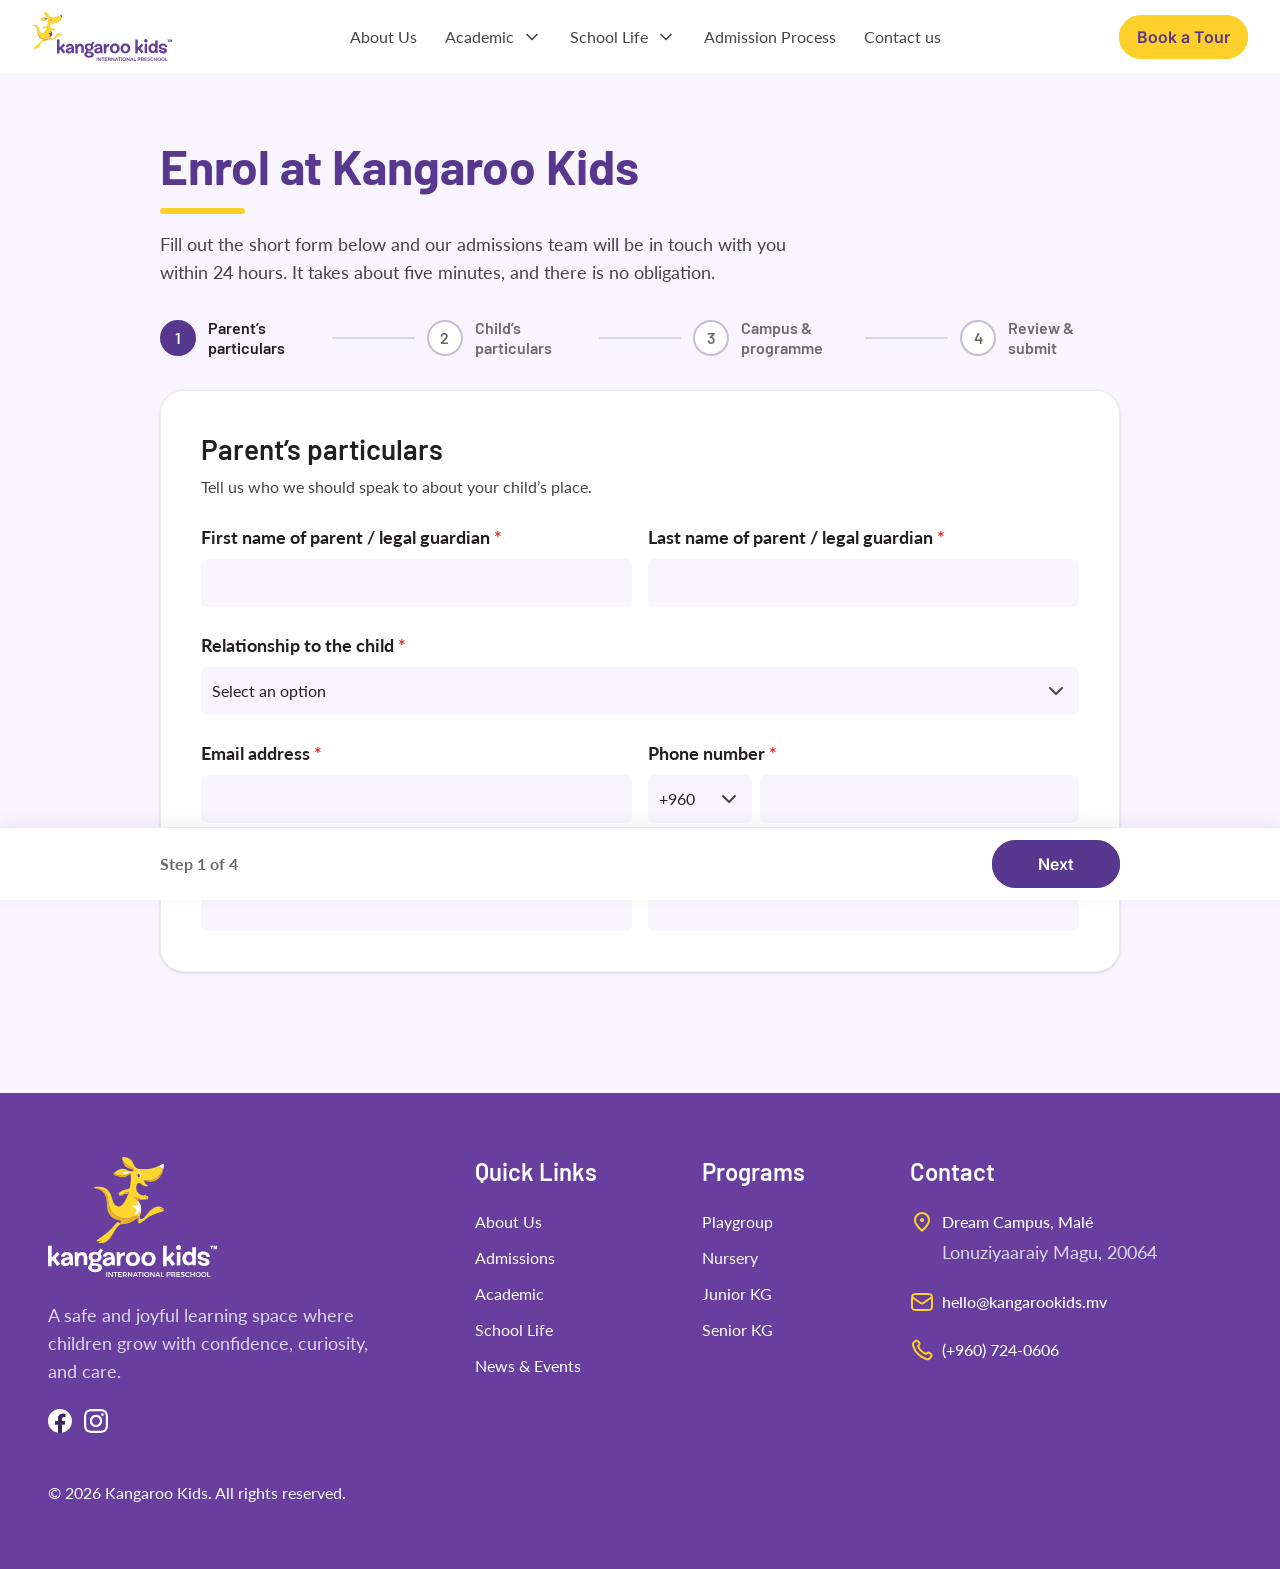
<file: enrolment.html>
<!doctype html>
<html lang="en">
<head>
  <meta charset="utf-8" />
  <meta name="viewport" content="width=device-width, initial-scale=1" />
  <title>Enrol – Kangaroo Kids Maldives</title>
  <meta name="description" content="Start your child’s journey at Kangaroo Kids International Preschool. Complete our short enrolment form and our admissions team will be in touch within 24 hours." />
  <link rel="preconnect" href="https://fonts.googleapis.com" />
  <link rel="preconnect" href="https://fonts.gstatic.com" crossorigin />
  <link href="https://fonts.googleapis.com/css2?family=Barlow:wght@600;700&family=Inter:wght@400;500;600&family=Lato:ital,wght@0,400;0,700;0,900;1,400&display=swap" rel="stylesheet" />
  <link rel="stylesheet" href="styles.css?v=33" />
</head>
<body>

  <!-- ============ Navbar ============ -->
  <header class="navbar">
    <a href="index.html" class="logo logo--nav logo--color" aria-label="Kangaroo Kids home">
      <span class="layer" style="inset:-0.02% 78.68% 24.99% 0"><img src="assets/group.svg" alt="" /></span>
      <span class="layer" style="inset:54.97% 0 0 17.55%"><img src="assets/group1.svg" alt="" /></span>
    </a>
    <a href="index.html" class="logo logo--nav logo--white" aria-label="Kangaroo Kids home">
      <span class="layer" style="inset:-0.02% 78.68% 24.99% 0"><img src="assets/nav-logo-white-a.svg" alt="" /></span>
      <span class="layer" style="inset:54.97% 0 0 17.55%"><img src="assets/nav-logo-white-b.svg" alt="" /></span>
    </a>
    <nav class="nav" id="primary-nav" aria-label="Primary">
      <a class="nav__item" href="about.html">About Us</a>
      <div class="nav__dropdown">
        <button class="nav__item" type="button" aria-expanded="false" aria-controls="academic-menu">Academic<img class="nav__chev" src="assets/chevron-down.svg" width="20" height="20" alt="" /><img class="nav__chev nav__chev--white" src="assets/chevron-down-white.svg" width="20" height="20" alt="" /></button>
        <ul class="nav__menu" id="academic-menu" hidden>
          <li><a href="curriculum.html">Curriculum</a></li>
          <li><a href="programs.html">Programmes</a></li>
        </ul>
      </div>
      <div class="nav__dropdown">
        <button class="nav__item" type="button" aria-expanded="false" aria-controls="school-menu">School Life<img class="nav__chev" src="assets/chevron-down.svg" width="20" height="20" alt="" /><img class="nav__chev nav__chev--white" src="assets/chevron-down-white.svg" width="20" height="20" alt="" /></button>
        <ul class="nav__menu" id="school-menu" hidden>
          <li><a href="school-life.html">School Life</a></li>
          <li><a href="playground.html">Playground &amp; Enrichment</a></li>
        </ul>
      </div>
      <a class="nav__item" href="admissions.html">Admission Process</a>
      <a class="nav__item" href="contact.html">Contact us</a>
      <a class="btn btn--yellow btn--ui btn--nav nav__cta" href="contact.html" data-open-tour>Book a Tour</a>
    </nav>
    <div class="navbar__right">
      <a class="btn btn--yellow btn--ui btn--nav" href="contact.html" data-open-tour>Book a Tour</a>
      <button class="navbar__toggle" type="button" aria-label="Open menu" aria-expanded="false" aria-controls="primary-nav">
        <img class="icon-menu" src="assets/menu-04.svg" width="32" height="32" alt="" />
        <img class="icon-close" src="assets/nav-close.svg" width="32" height="32" alt="" />
      </button>
    </div>
  </header>


  <main class="en">
    <div class="en__wrap">
      <header class="en__head">
        <div class="sec-head"><h1 class="h1">Enrol at Kangaroo Kids</h1></div>
        <p class="p1">Fill out the short form below and our admissions team will be in touch with you within 24 hours. It takes about five minutes, and there is no obligation.</p>
      </header>

      <ol class="stepper" aria-label="Enrolment progress">
        <li class="stepper__item is-active" aria-current="step"><span class="stepper__dot">1</span><span class="stepper__label">Parent’s particulars</span></li>
        <li class="stepper__item"><span class="stepper__dot">2</span><span class="stepper__label">Child’s particulars</span></li>
        <li class="stepper__item"><span class="stepper__dot">3</span><span class="stepper__label">Campus &amp; programme</span></li>
        <li class="stepper__item"><span class="stepper__dot">4</span><span class="stepper__label">Review &amp; submit</span></li>
      </ol>

      <form class="en__card" id="enrol-form" data-enrol novalidate>
        <!-- ===== Step 1: parent ===== -->
        <section class="en-panel form" data-step="1" aria-labelledby="en-t1">
          <div class="en-panel__head">
            <h2 class="en-panel__title" id="en-t1" tabindex="-1">Parent’s particulars</h2>
            <p class="en-panel__lead">Tell us who we should speak to about your child’s place.</p>
          </div>
          <div class="form__row">
            <div class="field"><label for="p-first">First name of parent / legal guardian <span class="req" aria-hidden="true">*</span></label><input id="p-first" name="parentFirst" type="text" autocomplete="given-name" required /><p class="field__error" id="p-first-err" hidden></p></div>
            <div class="field"><label for="p-last">Last name of parent / legal guardian <span class="req" aria-hidden="true">*</span></label><input id="p-last" name="parentLast" type="text" autocomplete="family-name" required /><p class="field__error" id="p-last-err" hidden></p></div>
          </div>
          <div class="field"><label for="p-rel">Relationship to the child <span class="req" aria-hidden="true">*</span></label><select id="p-rel" name="relationship" required><option value="" disabled selected>Select an option</option><option>Mother</option><option>Father</option><option>Legal guardian</option><option>Other</option></select><p class="field__error" id="p-rel-err" hidden></p></div>
          <div class="form__row">
            <div class="field"><label for="p-email">Email address <span class="req" aria-hidden="true">*</span></label><input id="p-email" name="email" type="email" autocomplete="email" required /><p class="field__error" id="p-email-err" hidden></p></div>
            <div class="field"><label for="p-phone">Phone number <span class="req" aria-hidden="true">*</span></label><div class="phone"><select id="p-cc" name="phoneCode" aria-label="Country code"><option selected>+960</option><option>+91</option><option>+94</option><option>+880</option><option>+44</option><option>+65</option><option>+1</option></select><input id="p-phone" name="phone" type="tel" inputmode="tel" autocomplete="tel-national" required /></div><p class="field__error" id="p-phone-err" hidden></p></div>
          </div>
          <div class="form__row">
            <div class="field"><label for="p-addr">Residential address <span class="req" aria-hidden="true">*</span></label><input id="p-addr" name="address" type="text" autocomplete="street-address" required /><p class="field__error" id="p-addr-err" hidden></p></div>
            <div class="field"><label for="p-city">Island / city <span class="req" aria-hidden="true">*</span></label><input id="p-city" name="city" type="text" autocomplete="address-level2" required /><p class="field__error" id="p-city-err" hidden></p></div>
          </div>
        </section>

        <!-- ===== Step 2: child ===== -->
        <section class="en-panel form" data-step="2" aria-labelledby="en-t2" hidden>
          <div class="en-panel__head">
            <h2 class="en-panel__title" id="en-t2" tabindex="-1">Child’s particulars</h2>
            <p class="en-panel__lead">A few details so we can suggest the right programme.</p>
          </div>
          <div class="form__row">
            <div class="field"><label for="c-first">Child’s first name <span class="req" aria-hidden="true">*</span></label><input id="c-first" name="childFirst" type="text" required /><p class="field__error" id="c-first-err" hidden></p></div>
            <div class="field"><label for="c-last">Child’s last name <span class="req" aria-hidden="true">*</span></label><input id="c-last" name="childLast" type="text" required /><p class="field__error" id="c-last-err" hidden></p></div>
          </div>
          <div class="form__row">
            <div class="field"><label for="c-dob">Date of birth <span class="req" aria-hidden="true">*</span></label><input id="c-dob" name="dob" type="date" required /><p class="field__hint" id="c-dob-hint" hidden></p><p class="field__error" id="c-dob-err" hidden></p></div>
            <div class="field"><label for="c-gender">Gender <span class="req" aria-hidden="true">*</span></label><select id="c-gender" name="gender" required><option value="" disabled selected>Select an option</option><option>Girl</option><option>Boy</option><option>Prefer not to say</option></select><p class="field__error" id="c-gender-err" hidden></p></div>
          </div>
          <div class="form__row">
            <div class="field"><label for="c-nat">Nationality <span class="req" aria-hidden="true">*</span></label><input id="c-nat" name="nationality" type="text" required /><p class="field__error" id="c-nat-err" hidden></p></div>
            <div class="field"><label for="c-lang">Languages spoken at home</label><input id="c-lang" name="languages" type="text" /><p class="field__error" id="c-lang-err" hidden></p></div>
          </div>
          <div class="field"><label for="c-needs">Medical, dietary or learning needs</label><textarea id="c-needs" name="needs" placeholder="Optional. Anything our teachers should know to look after your child well."></textarea></div>
        </section>

        <!-- ===== Step 3: campus + programme ===== -->
        <section class="en-panel form" data-step="3" aria-labelledby="en-t3" hidden>
          <div class="en-panel__head">
            <h2 class="en-panel__title" id="en-t3" tabindex="-1">Campus &amp; programme</h2>
            <p class="en-panel__lead">Choose where and what your child would like to join. You can change your mind with our team later.</p>
          </div>
          <fieldset class="choice-group" data-group="campus" data-label="a campus">
            <legend>Campus <span class="req" aria-hidden="true">*</span></legend>
            <div class="choices choices--2">
              <label class="choice"><input type="radio" name="campus" value="Dream Campus, Malé" /><span class="choice__body"><strong>Dream Campus, Malé</strong><small>Lonuziyaaraiy Magu, Malé 20064</small></span></label>
              <label class="choice"><input type="radio" name="campus" value="Hulhumalé" /><span class="choice__body"><strong>Hulhumalé</strong><small>Opening soon for Academic Year 2027</small><span class="choice__tag">Opening soon</span></span></label>
            </div>
            <p class="field__error" hidden></p>
          </fieldset>
          <fieldset class="choice-group" data-group="programme" data-label="a programme">
            <legend>Programme <span class="req" aria-hidden="true">*</span></legend>
            <div class="choices choices--3">
              <label class="choice"><input type="radio" name="programme" value="TTP" /><span class="choice__body"><strong>Toddler Transition Programme</strong><small>18 months – 2 years</small></span></label>
              <label class="choice"><input type="radio" name="programme" value="Playschool" /><span class="choice__body"><strong>Playschool (PSY 1)</strong><small>2 – 3 years</small></span></label>
              <label class="choice"><input type="radio" name="programme" value="Nursery" /><span class="choice__body"><strong>Nursery (PSY 2)</strong><small>3 – 4 years</small></span></label>
              <label class="choice"><input type="radio" name="programme" value="JKG" /><span class="choice__body"><strong>Junior KG (PSY 3)</strong><small>4 – 5 years</small></span></label>
              <label class="choice"><input type="radio" name="programme" value="SKG" /><span class="choice__body"><strong>Senior KG (PSY 4)</strong><small>5 – 6 years</small></span></label>
            </div>
            <p class="field__hint" id="en-suggest" hidden></p>
            <p class="field__error" hidden></p>
          </fieldset>
          <div class="form__row">
            <div class="field"><label for="s-session">Preferred session <span class="req" aria-hidden="true">*</span></label><select id="s-session" name="session" required disabled><option value="" disabled selected>Choose a programme first</option></select><p class="field__error" id="s-session-err" hidden></p></div>
            <div class="field"><label for="s-start">Preferred start <span class="req" aria-hidden="true">*</span></label><select id="s-start" name="start" required><option value="" disabled selected>Select an option</option><option>As soon as possible</option><option>Next term</option><option>Academic Year 2027</option></select><p class="field__error" id="s-start-err" hidden></p></div>
          </div>
          <div class="field"><label for="s-heard">How did you hear about us?</label><select id="s-heard" name="heard"><option value="" disabled selected>Optional</option><option>Friend or family</option><option>Social media</option><option>Search engine</option><option>School visit or event</option><option>Other</option></select><p class="field__error" id="s-heard-err" hidden></p></div>
          <label class="check"><input type="checkbox" name="tour" /><span>I would also like to book a school tour.</span></label>
        </section>

        <!-- ===== Step 4: review ===== -->
        <section class="en-panel form" data-step="4" aria-labelledby="en-t4" hidden>
          <div class="en-panel__head">
            <h2 class="en-panel__title" id="en-t4" tabindex="-1">Review &amp; submit</h2>
            <p class="en-panel__lead">Please check your details before sending your enrolment request.</p>
          </div>
          <div class="review" id="en-review"></div>
          <div class="consent" tabindex="0" role="region" aria-label="Privacy notice">
            <p>By submitting this form, I acknowledge and agree to the collection, use and disclosure of my personal data by Kangaroo Kids International Preschool for the purpose of processing my child’s enrolment, and for our admissions team to contact me about it.</p>
            <p>I understand that my child’s information will only be shared with staff who need it to assess and confirm a place, and that I can ask the school to correct or delete my data at any time by writing to hello@kangarookids.mv.</p>
          </div>
          <div class="field" data-consent>
            <label class="check"><input type="checkbox" name="consent" required /><span>I have read and agree to the above. <span class="req" aria-hidden="true">*</span></span></label>
            <p class="field__error" id="consent-err" hidden></p>
          </div>
          <fieldset class="marketing">
            <legend>I would also like to hear from Kangaroo Kids about events, open days and news, via:</legend>
            <label class="check"><input type="checkbox" data-all /><span>All</span></label>
            <div class="marketing__sub">
              <label class="check"><input type="checkbox" name="optEmail" data-opt /><span>Email</span></label>
              <label class="check"><input type="checkbox" name="optWhatsapp" data-opt /><span>Text messages such as WhatsApp</span></label>
              <label class="check"><input type="checkbox" name="optPhone" data-opt /><span>Phone</span></label>
            </div>
          </fieldset>
        </section>

        <!-- ===== Done ===== -->
        <section class="en-done" id="en-done" hidden aria-live="polite">
          <span class="en-done__icon" aria-hidden="true"><svg width="36" height="36" viewBox="0 0 36 36" fill="none"><path d="M9 18.5l6 6L27 12" stroke="#57388e" stroke-width="3.5" stroke-linecap="round" stroke-linejoin="round"/></svg></span>
          <h2 class="en-panel__title" id="en-done-title" tabindex="-1">Thank you!</h2>
          <p class="en-done__text" id="en-done-text">We have your enrolment request and our admissions team will be in touch within 24 hours.</p>
          <div class="btn-row">
            <a class="btn btn--purple btn--ui btn--md" href="index.html">Back to home</a>
            <a class="btn btn--line btn--ui btn--md" href="admissions.html#faq">Read our FAQs</a>
          </div>
        </section>
      </form>
    </div>

    <!-- Sticky action bar -->
    <div class="en__bar" id="en-bar">
      <div class="en__bar-inner">
        <p class="en__bar-note" id="en-note">Step 1 of 4</p>
        <div class="en__bar-actions">
          <button class="btn btn--line btn--ui btn--md" type="button" id="en-back" hidden>Back</button>
          <button class="btn btn--purple btn--ui btn--md" type="button" id="en-next">Next</button>
        </div>
      </div>
    </div>
  </main>

  <!-- ============ Footer ============ -->
  <footer class="footer">
    <div class="footer__top">
      <div class="footer__brand">
        <a href="index.html" class="logo logo--footer" aria-label="Kangaroo Kids home">
          <span class="layer" style="inset:0 31.32% 28.41% 27.23%"><img src="assets/group12.svg" alt="" /></span>
          <span class="layer" style="inset:73.2% 0 0 0"><img src="assets/group13.svg" alt="" /></span>
        </a>
        <p>A safe and joyful learning space where children grow with confidence, curiosity, and care.</p>
        <div class="footer__social">
          <a href="#" aria-label="Facebook"><img src="assets/social-icon.svg" width="24" height="24" alt="" /></a>
          <a href="#" aria-label="Instagram" class="footer__ig"><span class="layer" style="inset:0 0.06% 0.02% 0"><img src="assets/group14.svg" alt="" /></span></a>
        </div>
      </div>
      <nav class="footer__col" aria-label="Quick links">
        <h2>Quick Links</h2>
        <ul>
          <li><a href="about.html">About Us</a></li>
          <li><a href="admissions.html">Admissions</a></li>
          <li><a href="curriculum.html">Academic</a></li>
          <li><a href="school-life.html">School Life</a></li>
          <li><a href="index.html#news">News &amp; Events</a></li>
        </ul>
      </nav>
      <nav class="footer__col" aria-label="Programs">
        <h2>Programs</h2>
        <ul>
          <li><a href="programs.html#playschool">Playgroup</a></li>
          <li><a href="programs.html#nursery">Nursery</a></li>
          <li><a href="programs.html#junior-kg">Junior KG</a></li>
          <li><a href="programs.html#senior-kg">Senior KG</a></li>
        </ul>
      </nav>
      <div class="footer__contact">
        <h2>Contact</h2>
        <div class="contact-row">
          <img src="assets/location-on.svg" width="24" height="24" alt="" />
          <address><strong>Dream Campus, Malé</strong><span>Lonuziyaaraiy Magu, 20064</span></address>
        </div>
        <a class="contact-row" href="mailto:hello@kangarookids.mv">
          <img src="assets/mail01.svg" width="24" height="24" alt="" />
          <strong>hello@kangarookids.mv</strong>
        </a>
        <a class="contact-row" href="tel:+9607240606">
          <img src="assets/phone1.svg" width="24" height="24" alt="" />
          <strong>(+960) 724-0606</strong>
        </a>
      </div>
    </div>
    <p class="footer__copy">© 2026 Kangaroo Kids. All rights reserved.</p>
  </footer>

  <!-- ============ Book a Tour dialog ============ -->
  <dialog class="modal" id="tour-dialog" aria-labelledby="tour-title">
    <h2 class="modal__title" id="tour-title">Book a Tour</h2>
    <form class="form" data-enquiry>
      <div class="form__row">
        <div class="field"><label for="tour-first">First Name*</label><input id="tour-first" name="firstName" autocomplete="given-name" required /></div>
        <div class="field"><label for="tour-last">Last Name*</label><input id="tour-last" name="lastName" autocomplete="family-name" required /></div>
      </div>
      <div class="form__row form__row--wide">
        <div class="field"><label for="tour-email">Email Address*</label><input id="tour-email" name="email" type="email" autocomplete="email" required /></div>
        <div class="field"><label for="tour-phone">Phone Number</label><input id="tour-phone" name="phone" type="tel" autocomplete="tel" /></div>
      </div>
      <div class="field"><label for="tour-subject">Subject*</label><select id="tour-subject" name="subject" required><option selected>Book a tour</option><option>Admissions</option><option>Fees and policies</option><option>General enquiry</option></select></div>
      <div class="field"><label for="tour-message">Message*</label><textarea id="tour-message" name="message" required></textarea></div>
      <button class="btn btn--purple btn--ui btn--md" type="submit">Submit</button>
      <p class="form__status" role="status"></p>
    </form>
    <button class="modal__close" type="button" aria-label="Close"><img src="assets/x-close.svg" width="24" height="24" alt="" /></button>
  </dialog>

  <script src="script.js?v=22"></script>
</body>
</html>
</file>
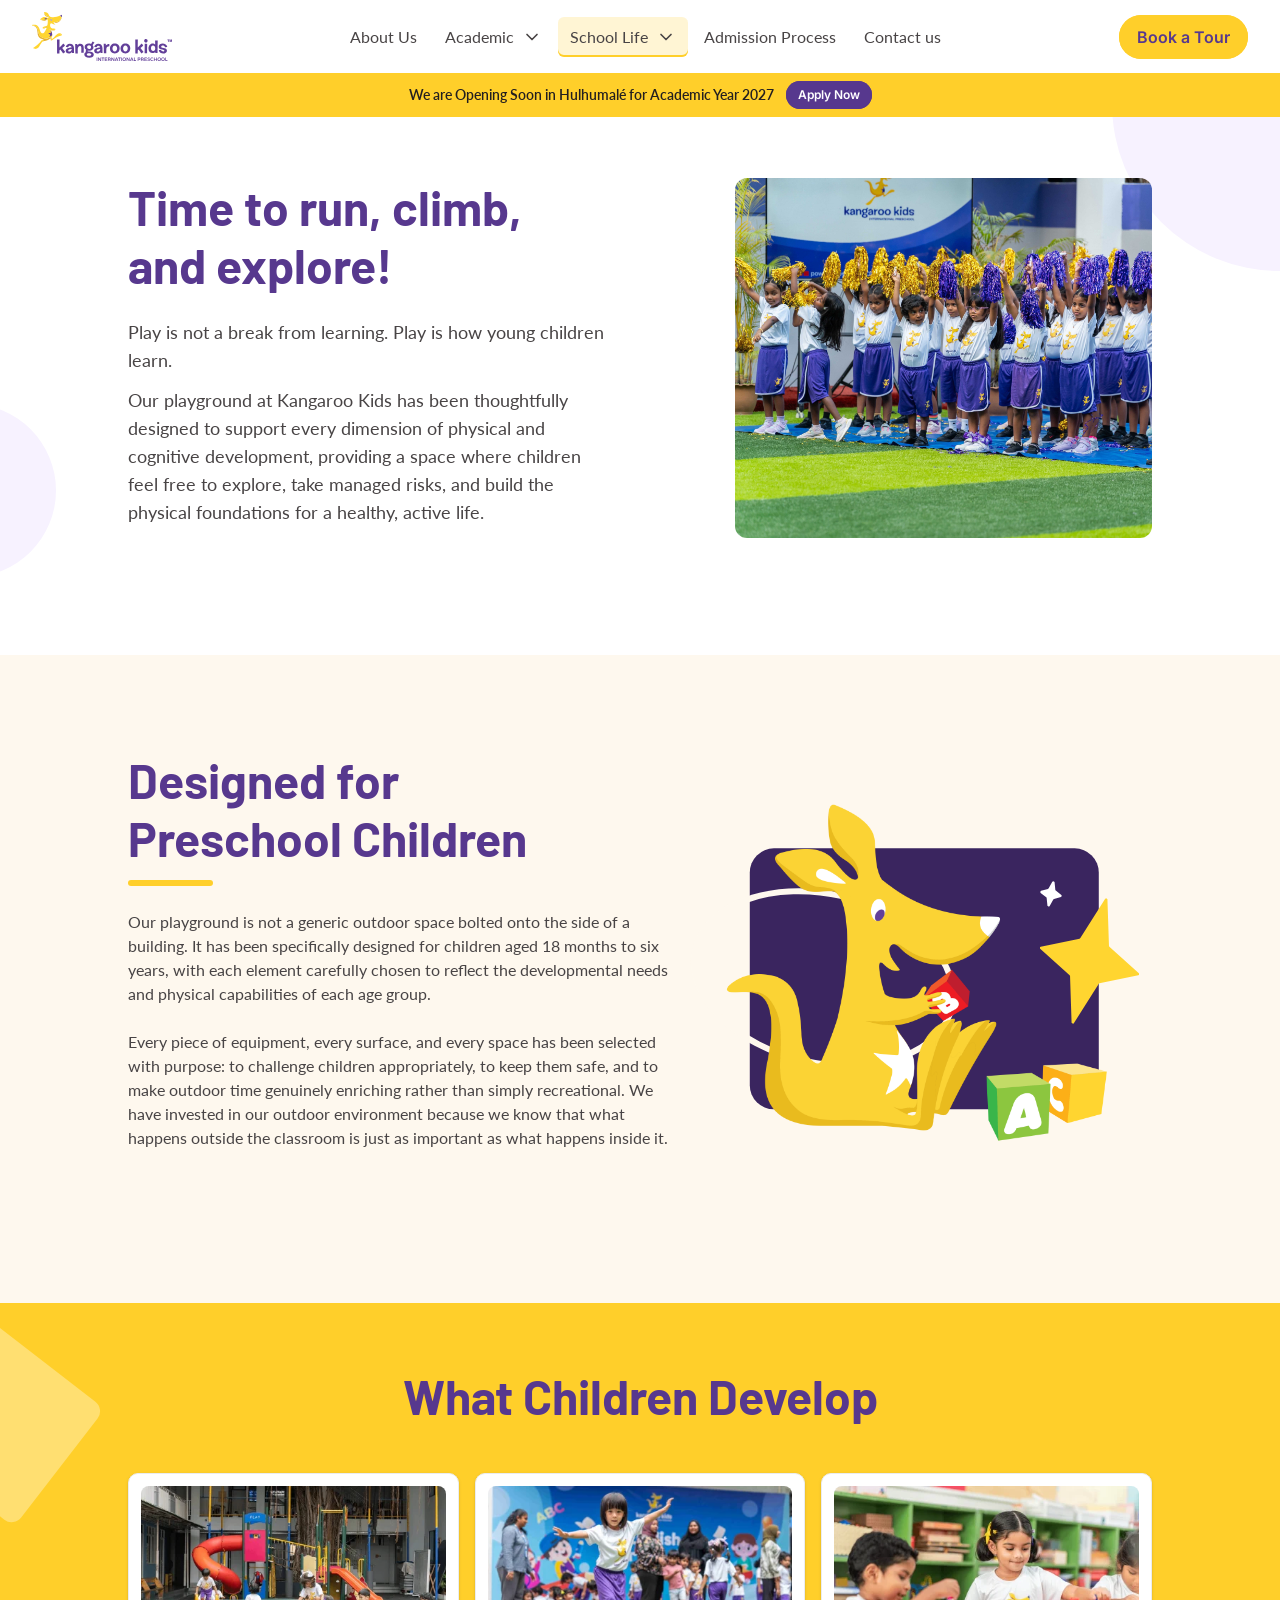
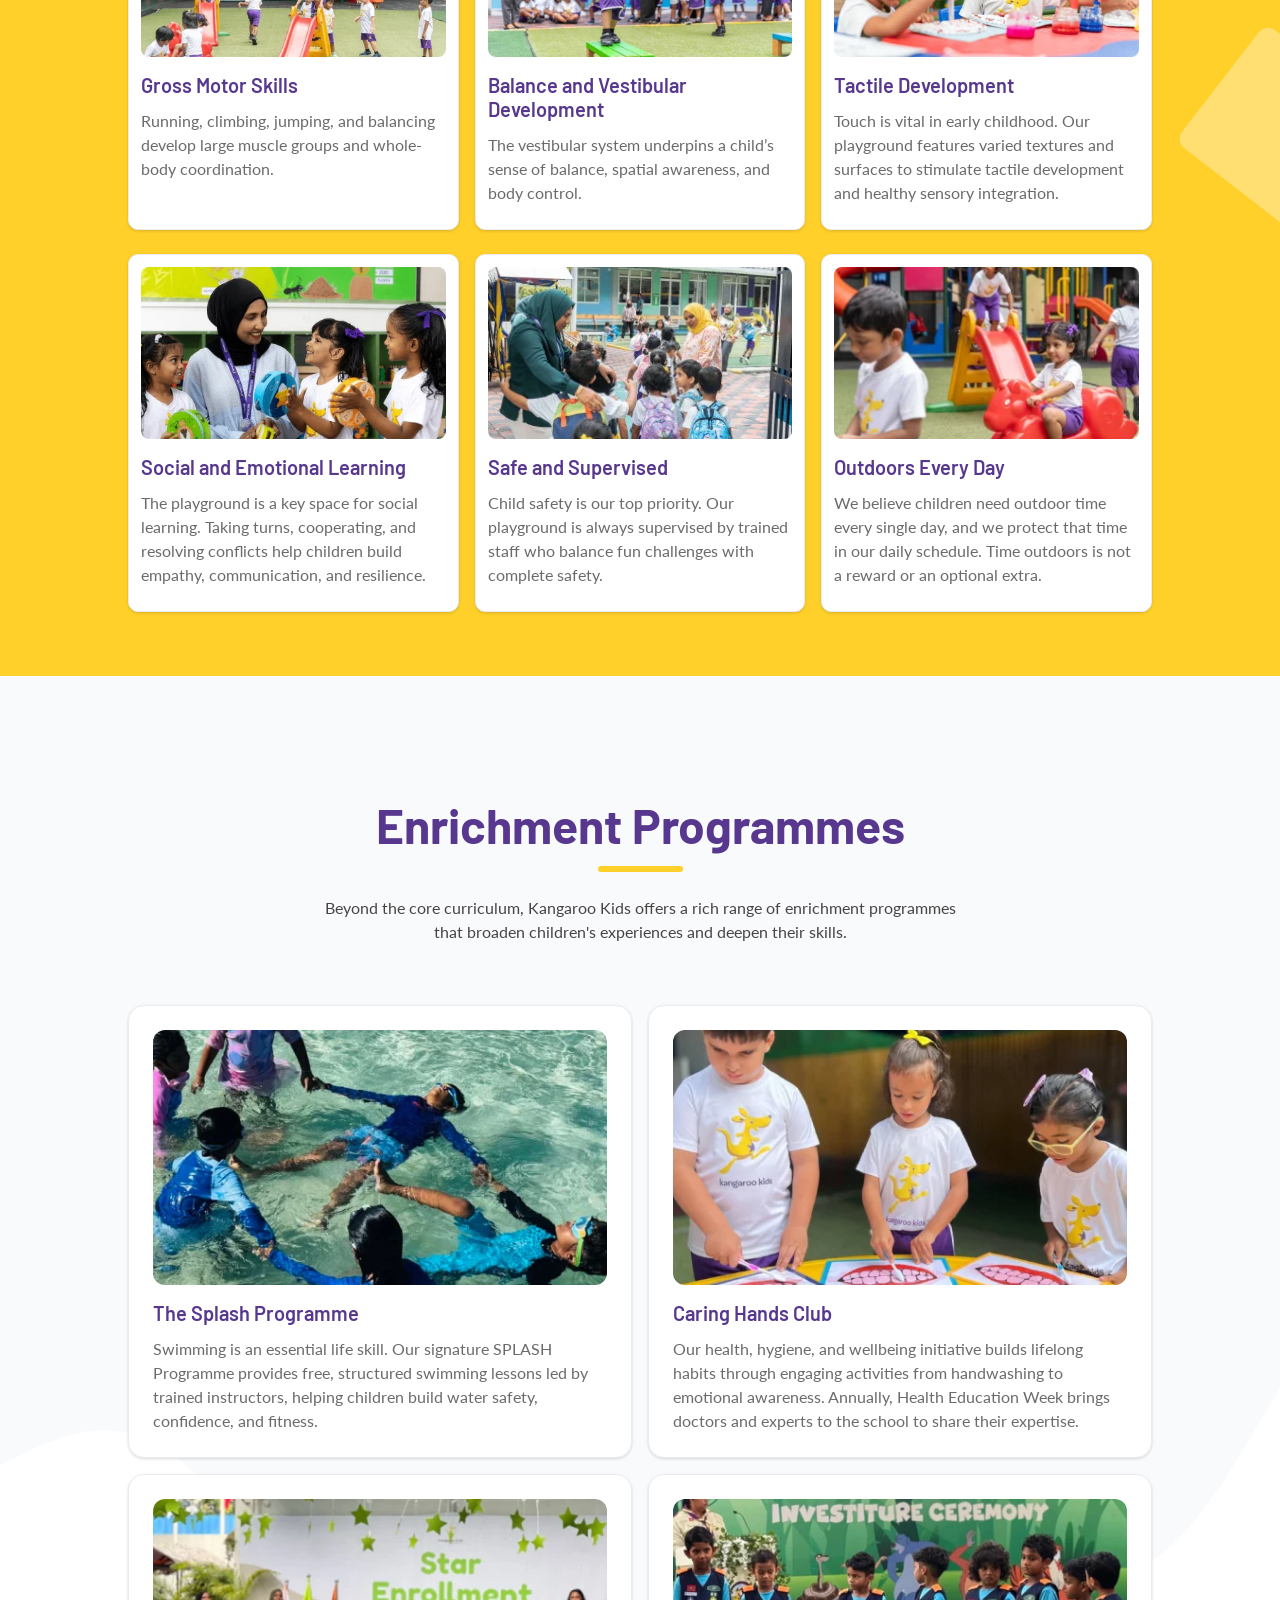
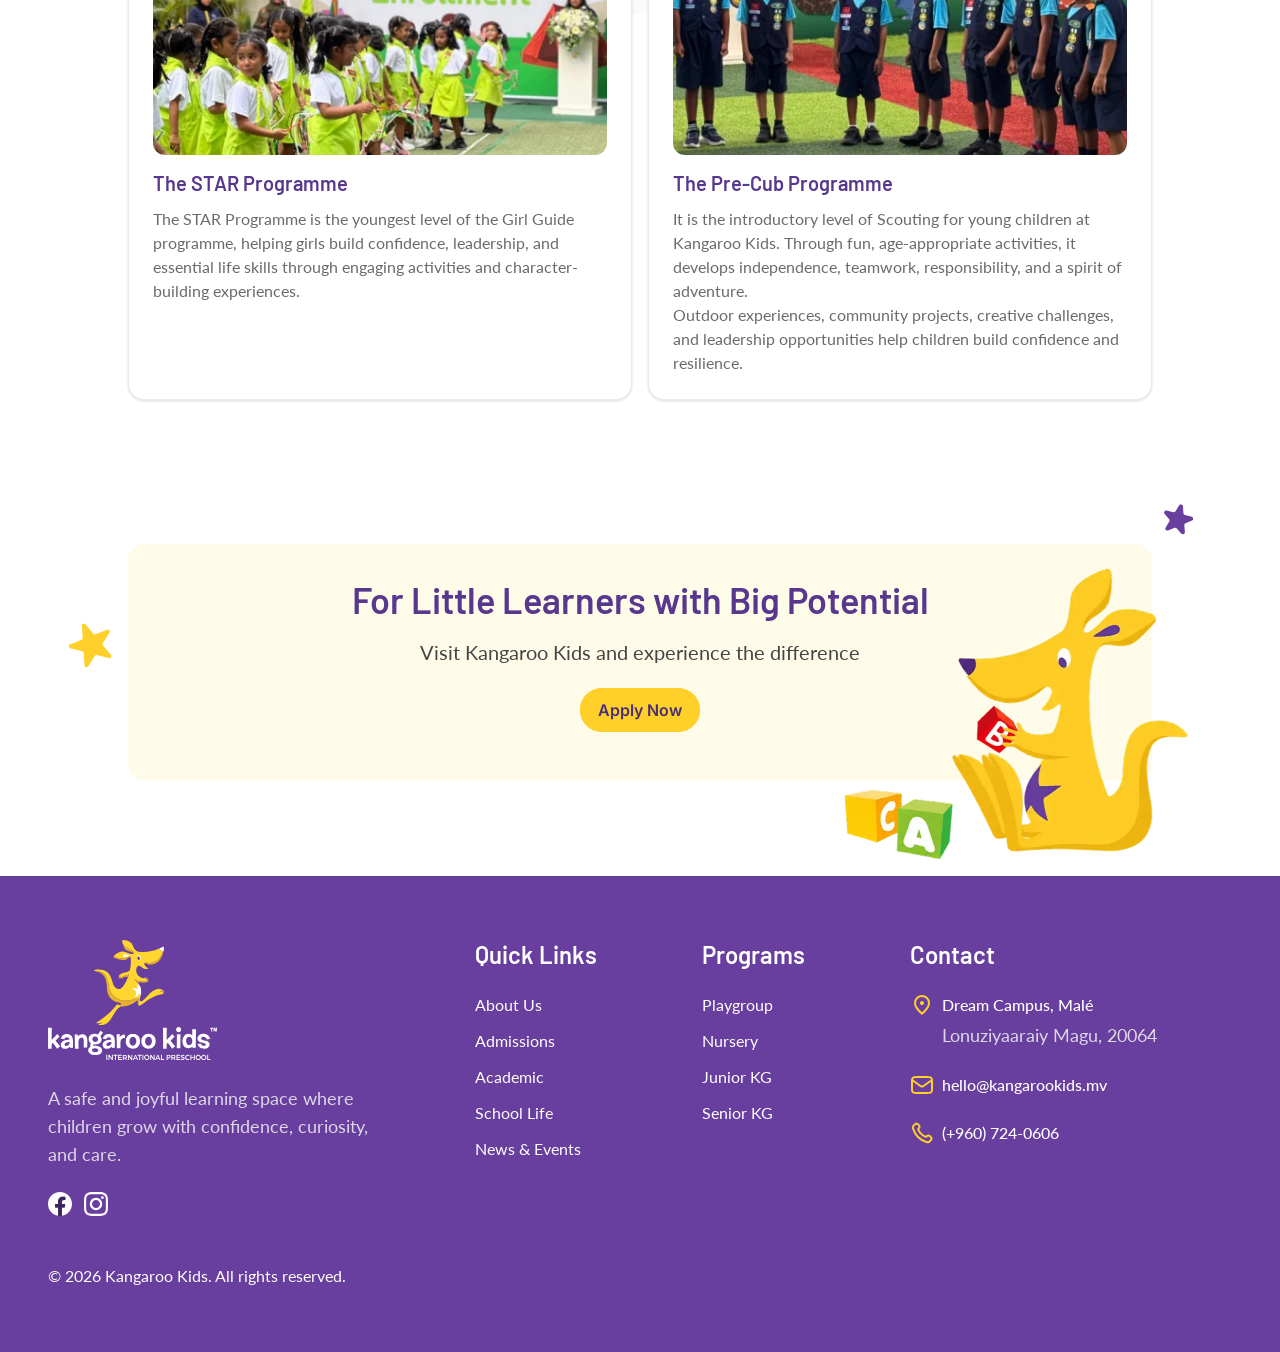
<file: playground.html>
<!doctype html>
<html lang="en">
<head>
  <meta charset="utf-8" />
  <meta name="viewport" content="width=device-width, initial-scale=1" />
  <title>Playground & Enrichment – Kangaroo Kids Maldives</title>
  <meta name="description" content="A playground designed for preschool children, plus enrichment programmes that broaden experiences and deepen skills." />
  <link rel="preconnect" href="https://fonts.googleapis.com" />
  <link rel="preconnect" href="https://fonts.gstatic.com" crossorigin />
  <link href="https://fonts.googleapis.com/css2?family=Barlow:wght@600;700&family=Inter:wght@400;500;600&family=Lato:ital,wght@0,400;0,700;0,900;1,400&display=swap" rel="stylesheet" />
  <link rel="stylesheet" href="styles.css?v=33" />
</head>
<body>

  <!-- ============ Navbar ============ -->
  <header class="navbar">
    <a href="index.html" class="logo logo--nav logo--color" aria-label="Kangaroo Kids home">
      <span class="layer" style="inset:-0.02% 78.68% 24.99% 0"><img src="assets/group.svg" alt="" /></span>
      <span class="layer" style="inset:54.97% 0 0 17.55%"><img src="assets/group1.svg" alt="" /></span>
    </a>
    <a href="index.html" class="logo logo--nav logo--white" aria-label="Kangaroo Kids home">
      <span class="layer" style="inset:-0.02% 78.68% 24.99% 0"><img src="assets/nav-logo-white-a.svg" alt="" /></span>
      <span class="layer" style="inset:54.97% 0 0 17.55%"><img src="assets/nav-logo-white-b.svg" alt="" /></span>
    </a>
    <nav class="nav" id="primary-nav" aria-label="Primary">
      <a class="nav__item" href="about.html">About Us</a>
      <div class="nav__dropdown">
        <button class="nav__item" type="button" aria-expanded="false" aria-controls="academic-menu">Academic<img class="nav__chev" src="assets/chevron-down.svg" width="20" height="20" alt="" /><img class="nav__chev nav__chev--white" src="assets/chevron-down-white.svg" width="20" height="20" alt="" /></button>
        <ul class="nav__menu" id="academic-menu" hidden>
          <li><a href="curriculum.html">Curriculum</a></li>
          <li><a href="programs.html">Programmes</a></li>
        </ul>
      </div>
      <div class="nav__dropdown">
        <button class="nav__item nav__item--active" type="button" aria-expanded="false" aria-controls="school-menu">School Life<img class="nav__chev" src="assets/chevron-down.svg" width="20" height="20" alt="" /><img class="nav__chev nav__chev--white" src="assets/chevron-down-white.svg" width="20" height="20" alt="" /></button>
        <ul class="nav__menu" id="school-menu" hidden>
          <li><a href="school-life.html">School Life</a></li>
          <li><a href="playground.html">Playground &amp; Enrichment</a></li>
        </ul>
      </div>
      <a class="nav__item" href="admissions.html">Admission Process</a>
      <a class="nav__item" href="contact.html">Contact us</a>
      <a class="btn btn--yellow btn--ui btn--nav nav__cta" href="contact.html" data-open-tour>Book a Tour</a>
    </nav>
    <div class="navbar__right">
      <a class="btn btn--yellow btn--ui btn--nav" href="contact.html" data-open-tour>Book a Tour</a>
      <button class="navbar__toggle" type="button" aria-label="Open menu" aria-expanded="false" aria-controls="primary-nav">
        <img class="icon-menu" src="assets/menu-04.svg" width="32" height="32" alt="" />
        <img class="icon-close" src="assets/nav-close.svg" width="32" height="32" alt="" />
      </button>
    </div>
  </header>

  <!-- ============ Announcement banner ============ -->
  <aside class="banner" aria-label="Announcement">
    <p>We are Opening Soon in Hulhumalé for Academic Year 2027</p>
    <a class="btn btn--purple btn--ui btn--xs" href="enrolment.html">Apply Now</a>
  </aside>

  <main>
    <!-- ============ Hero ============ -->
    <section class="pg-hero">
      <img class="blob" src="assets/pg-ellipse4.svg" width="173" height="173" alt="" style="left:-117px;top:287px" />
      <img class="blob" src="assets/pg-ellipse5.svg" width="335" height="335" alt="" style="right:-167px;top:-181px" />
      <div class="pg-hero__inner pg-hero__inner--narrow">
        <div class="pg-hero__copy" style="flex-basis:479px">
          <h1 class="h1">Time to run, climb, and explore!</h1>
          <div class="pg-hero__lead">
            <p>Play is not a break from learning. Play is how young children learn.</p>
            <p>Our playground at Kangaroo Kids has been thoughtfully designed to support every dimension of physical and cognitive development, providing a space where children feel free to explore, take managed risks, and build the physical foundations for a healthy, active life.</p>
          </div>
        </div>
        <img class="pg-hero__img" src="assets/pg-image15.png" width="417" height="350" alt="Children playing in the Kangaroo Kids playground" style="border-radius:12px" />
      </div>
    </section>

    <!-- ============ Designed for preschool children ============ -->
    <section class="sec sec--cream pg-designed">
      <div class="wrap">
        <div class="pg-designed__copy">
          <div class="sec-head"><h2 class="h1">Designed for<br />Preschool Children</h2></div>
          <div class="prose prose--break">
            <p>Our playground is not a generic outdoor space bolted onto the side of a building. It has been specifically designed for children aged 18 months to six years, with each element carefully chosen to reflect the developmental needs and physical capabilities of each age group.</p>
            <p>Every piece of equipment, every surface, and every space has been selected with purpose: to challenge children appropriately, to keep them safe, and to make outdoor time genuinely enriching rather than simply recreational. We have invested in our outdoor environment because we know that what happens outside the classroom is just as important as what happens inside it.</p>
          </div>
        </div>
        <div class="pg-art" aria-hidden="true">
          <span class="pg-art__rect"></span>
          <span class="pg-art__rot" style="left:-23px;top:113px;width:300.413px;height:229.631px"><span style="width:268.5px;height:174.75px;rotate:12.73deg"><span class="layer" style="inset:0"><img src="assets/pg-ellipse1.svg" alt="" /></span></span></span>
          <img class="pg-art__kan" src="assets/pg-kan-images-white-back-ground011.png" alt="" loading="lazy" />
          <span class="pg-art__rot" style="left:324.82px;top:130.73px;width:137.052px;height:158.856px"><span style="width:105.062px;height:136.078px;rotate:15.19deg"><span class="layer" style="inset:2.16% 1.38%"><img src="assets/pg-star2.svg" alt="" /></span></span></span>
          <span class="pg-art__rot" style="left:340.5px;top:124.5px;width:30.584px;height:36.245px"><span style="width:24.653px;height:31.93px;rotate:11.63deg"><span class="layer" style="inset:9.19% 5.86%"><img src="assets/pg-star3.svg" alt="" /></span></span></span>
        </div>
      </div>
    </section>

    <!-- ============ What children develop ============ -->
    <section class="band pg-develop" style="--sq-top:45px;--sq-top-r:350px">
      <h2 class="h1">What Children Develop</h2>
      <div class="card-grid card-grid--3 card-grid--tight">
        <article class="card card--sm">
          <img class="card__img" src="assets/pg-rectangle11.png" alt="" loading="lazy" />
          <div class="card__body">
            <h3 class="h5">Gross Motor Skills</h3>
            <p class="card__text">Running, climbing, jumping, and balancing develop large muscle groups and whole-body coordination.</p>
          </div>
        </article>
        <article class="card card--sm">
          <img class="card__img" src="assets/pg-rectangle12.png" alt="" loading="lazy" />
          <div class="card__body">
            <h3 class="h5">Balance and Vestibular Development</h3>
            <p class="card__text">The vestibular system underpins a child’s sense of balance, spatial awareness, and body control.</p>
          </div>
        </article>
        <article class="card card--sm">
          <img class="card__img" src="assets/pg-rectangle13.png" alt="" loading="lazy" />
          <div class="card__body">
            <h3 class="h5">Tactile Development</h3>
            <p class="card__text">Touch is vital in early childhood. Our playground features varied textures and surfaces to stimulate tactile development and healthy sensory integration.</p>
          </div>
        </article>
        <article class="card card--sm">
          <img class="card__img" src="assets/pg-rectangle14.png" alt="" loading="lazy" />
          <div class="card__body">
            <h3 class="h5">Social and Emotional Learning</h3>
            <p class="card__text">The playground is a key space for social learning. Taking turns, cooperating, and resolving conflicts help children build empathy, communication, and resilience.</p>
          </div>
        </article>
        <article class="card card--sm">
          <img class="card__img" src="assets/pg-rectangle15.png" alt="" loading="lazy" />
          <div class="card__body">
            <h3 class="h5">Safe and Supervised</h3>
            <p class="card__text">Child safety is our top priority. Our playground is always supervised by trained staff who balance fun challenges with complete safety.</p>
          </div>
        </article>
        <article class="card card--sm">
          <img class="card__img" src="assets/pg-rectangle16.png" alt="" loading="lazy" />
          <div class="card__body">
            <h3 class="h5">Outdoors Every Day</h3>
            <p class="card__text">We believe children need outdoor time every single day, and we protect that time in our daily schedule. Time outdoors is not a reward or an optional extra.</p>
          </div>
        </article>
      </div>
    </section>

    <!-- ============ Enrichment programmes ============ -->
    <section class="wave-sec wave-sec--down pg-enrich" id="enrichment">
      <div class="wave-sec__bg"><img src="assets/pg-vector.svg" alt="" /></div>
      <div class="wrap">
        <div class="pg-enrich__head">
          <div class="sec-head sec-head--center" style="gap:12px"><h2 class="h1">Enrichment Programmes</h2></div>
          <p>Beyond the core curriculum, Kangaroo Kids offers a rich range of enrichment programmes that broaden children's experiences and deepen their skills.</p>
        </div>
        <div class="card-grid card-grid--2">
        <article class="card card--lg">
          <img class="card__img" src="assets/pg-rectangle17.png" alt="" loading="lazy" />
          <div class="card__body">
            <h3 class="h5">The Splash Programme</h3>
            <p class="card__text">Swimming is an essential life skill. Our signature SPLASH Programme provides free, structured swimming lessons led by trained instructors, helping children build water safety, confidence, and fitness.</p>
          </div>
        </article>
        <article class="card card--lg">
          <img class="card__img" src="assets/pg-rectangle18.png" alt="" loading="lazy" />
          <div class="card__body">
            <h3 class="h5">Caring Hands Club</h3>
            <p class="card__text">Our health, hygiene, and wellbeing initiative builds lifelong habits through engaging activities from handwashing to emotional awareness. Annually, Health Education Week brings doctors and experts to the school to share their expertise.</p>
          </div>
        </article>
        <article class="card card--lg">
          <img class="card__img" src="assets/pg-rectangle19.png" alt="" loading="lazy" />
          <div class="card__body">
            <h3 class="h5">The STAR Programme</h3>
            <p class="card__text">The STAR Programme is the youngest level of the Girl Guide programme, helping girls build confidence, leadership, and essential life skills through engaging activities and character-building experiences.</p>
          </div>
        </article>
        <article class="card card--lg">
          <img class="card__img" src="assets/pg-rectangle20.png" alt="" loading="lazy" />
          <div class="card__body">
            <h3 class="h5">The Pre-Cub Programme</h3>
            <p class="card__text">It is the introductory level of Scouting for young children at Kangaroo Kids. Through fun, age-appropriate activities, it develops independence, teamwork, responsibility, and a spirit of adventure.<br />Outdoor experiences, community projects, creative challenges, and leadership opportunities help children build confidence and resilience.</p>
          </div>
        </article>
        </div>
      </div>
    </section>

    <!-- ============ Call to action ============ -->
    <section class="cta">
      <span class="cta__star cta__star--l"><img src="assets/ab-star4.svg" alt="" /></span>
      <span class="cta__star cta__star--r"><img src="assets/ab-star5.svg" alt="" /></span>
      <div class="cta__card">
        <h2 class="h3">For Little Learners with Big Potential</h2>
        <p>Visit Kangaroo Kids and experience the difference</p>
        <a class="btn btn--yellow btn--ui btn--nav" href="enrolment.html">Apply Now</a>
        <img class="cta__kan" src="assets/ab-image4.png" width="386" height="347" alt="" />
      </div>
    </section>
  </main>

  <!-- ============ Footer ============ -->
  <footer class="footer">
    <div class="footer__top">
      <div class="footer__brand">
        <a href="index.html" class="logo logo--footer" aria-label="Kangaroo Kids home">
          <span class="layer" style="inset:0 31.32% 28.41% 27.23%"><img src="assets/group12.svg" alt="" /></span>
          <span class="layer" style="inset:73.2% 0 0 0"><img src="assets/group13.svg" alt="" /></span>
        </a>
        <p>A safe and joyful learning space where children grow with confidence, curiosity, and care.</p>
        <div class="footer__social">
          <a href="#" aria-label="Facebook"><img src="assets/social-icon.svg" width="24" height="24" alt="" /></a>
          <a href="#" aria-label="Instagram" class="footer__ig"><span class="layer" style="inset:0 0.06% 0.02% 0"><img src="assets/group14.svg" alt="" /></span></a>
        </div>
      </div>
      <nav class="footer__col" aria-label="Quick links">
        <h2>Quick Links</h2>
        <ul>
          <li><a href="about.html">About Us</a></li>
          <li><a href="admissions.html">Admissions</a></li>
          <li><a href="curriculum.html">Academic</a></li>
          <li><a href="school-life.html">School Life</a></li>
          <li><a href="index.html#news">News &amp; Events</a></li>
        </ul>
      </nav>
      <nav class="footer__col" aria-label="Programs">
        <h2>Programs</h2>
        <ul>
          <li><a href="programs.html#playschool">Playgroup</a></li>
          <li><a href="programs.html#nursery">Nursery</a></li>
          <li><a href="programs.html#junior-kg">Junior KG</a></li>
          <li><a href="programs.html#senior-kg">Senior KG</a></li>
        </ul>
      </nav>
      <div class="footer__contact">
        <h2>Contact</h2>
        <div class="contact-row">
          <img src="assets/location-on.svg" width="24" height="24" alt="" />
          <address><strong>Dream Campus, Malé</strong><span>Lonuziyaaraiy Magu, 20064</span></address>
        </div>
        <a class="contact-row" href="mailto:hello@kangarookids.mv">
          <img src="assets/mail01.svg" width="24" height="24" alt="" />
          <strong>hello@kangarookids.mv</strong>
        </a>
        <a class="contact-row" href="tel:+9607240606">
          <img src="assets/phone1.svg" width="24" height="24" alt="" />
          <strong>(+960) 724-0606</strong>
        </a>
      </div>
    </div>
    <p class="footer__copy">© 2026 Kangaroo Kids. All rights reserved.</p>
  </footer>

  <!-- ============ Book a Tour dialog ============ -->
  <dialog class="modal" id="tour-dialog" aria-labelledby="tour-title">
    <h2 class="modal__title" id="tour-title">Book a Tour</h2>
    <form class="form" data-enquiry>
      <div class="form__row">
        <div class="field"><label for="tour-first">First Name*</label><input id="tour-first" name="firstName" autocomplete="given-name" required /></div>
        <div class="field"><label for="tour-last">Last Name*</label><input id="tour-last" name="lastName" autocomplete="family-name" required /></div>
      </div>
      <div class="form__row form__row--wide">
        <div class="field"><label for="tour-email">Email Address*</label><input id="tour-email" name="email" type="email" autocomplete="email" required /></div>
        <div class="field"><label for="tour-phone">Phone Number</label><input id="tour-phone" name="phone" type="tel" autocomplete="tel" /></div>
      </div>
      <div class="field"><label for="tour-subject">Subject*</label><select id="tour-subject" name="subject" required><option selected>Book a tour</option><option>Admissions</option><option>Fees and policies</option><option>General enquiry</option></select></div>
      <div class="field"><label for="tour-message">Message*</label><textarea id="tour-message" name="message" required></textarea></div>
      <button class="btn btn--purple btn--ui btn--md" type="submit">Submit</button>
      <p class="form__status" role="status"></p>
    </form>
    <button class="modal__close" type="button" aria-label="Close"><img src="assets/x-close.svg" width="24" height="24" alt="" /></button>
  </dialog>

  <script src="script.js?v=22"></script>
</body>
</html>
</file>
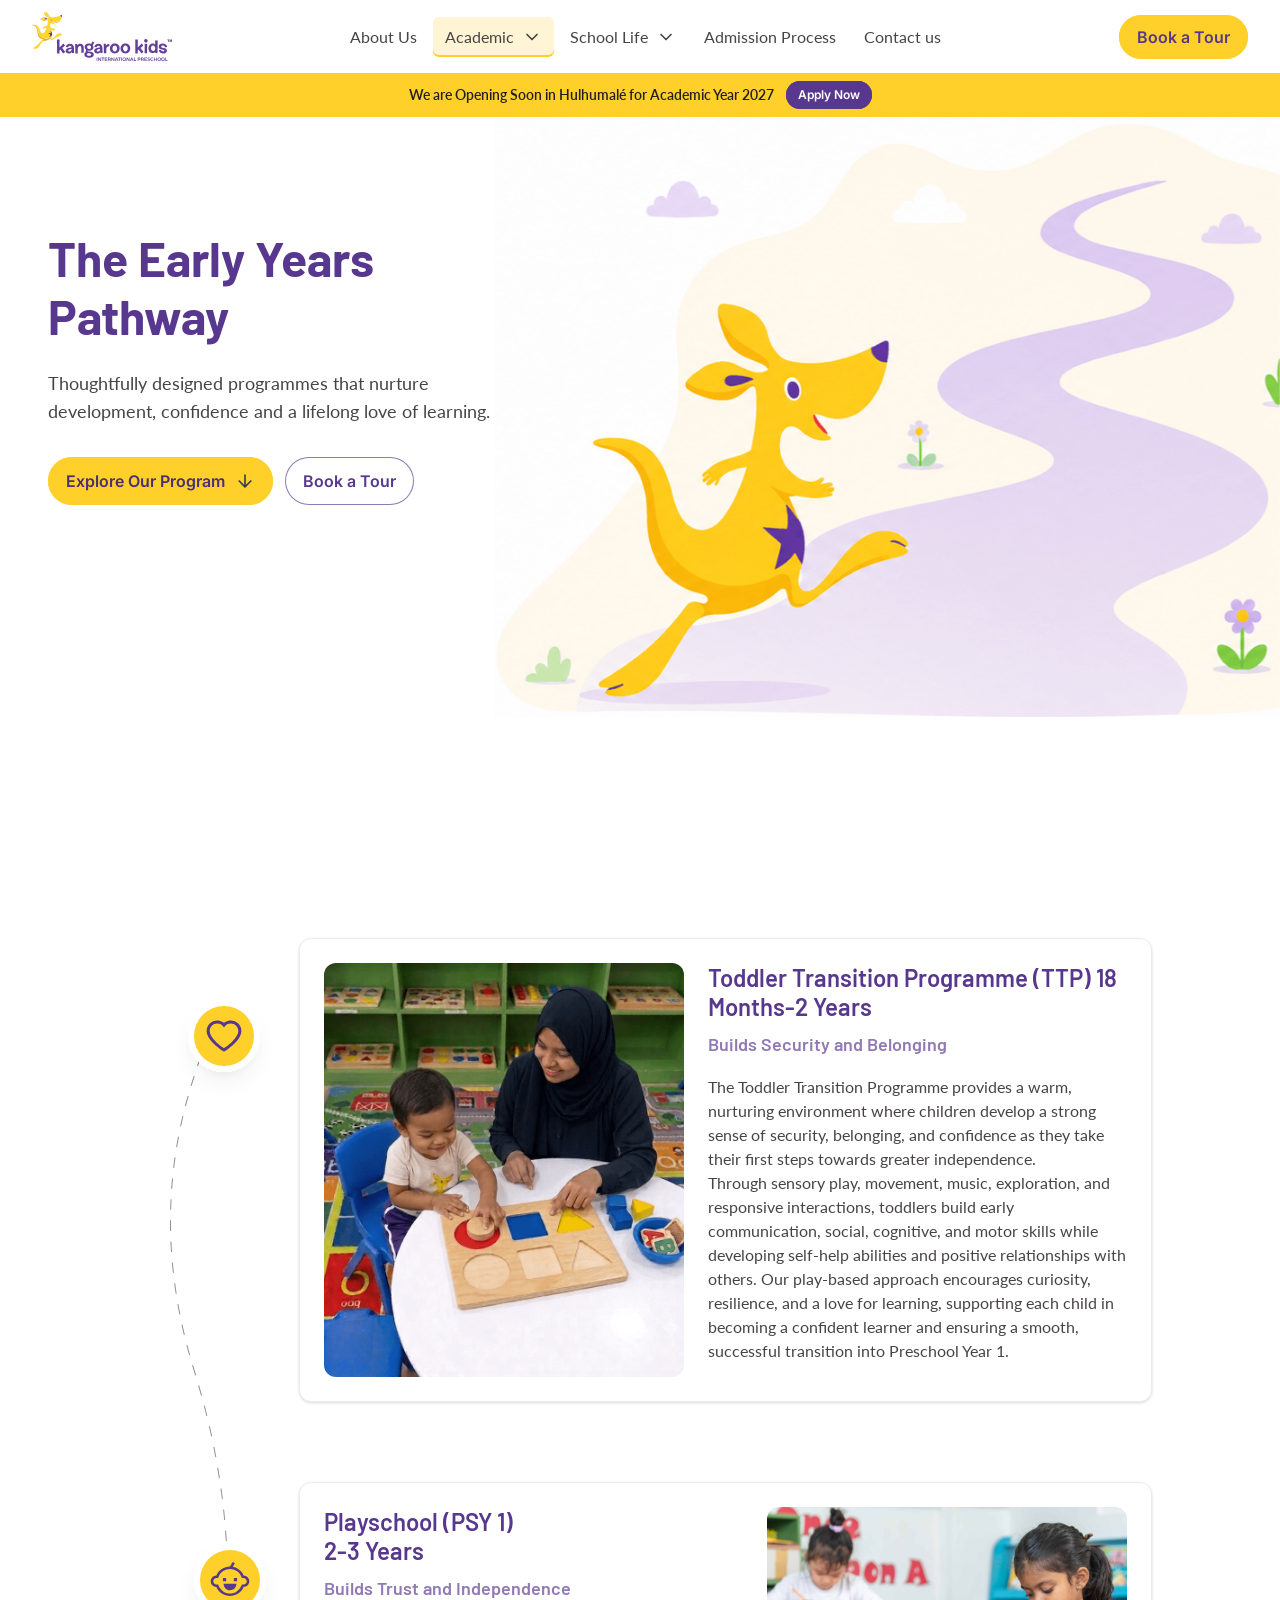
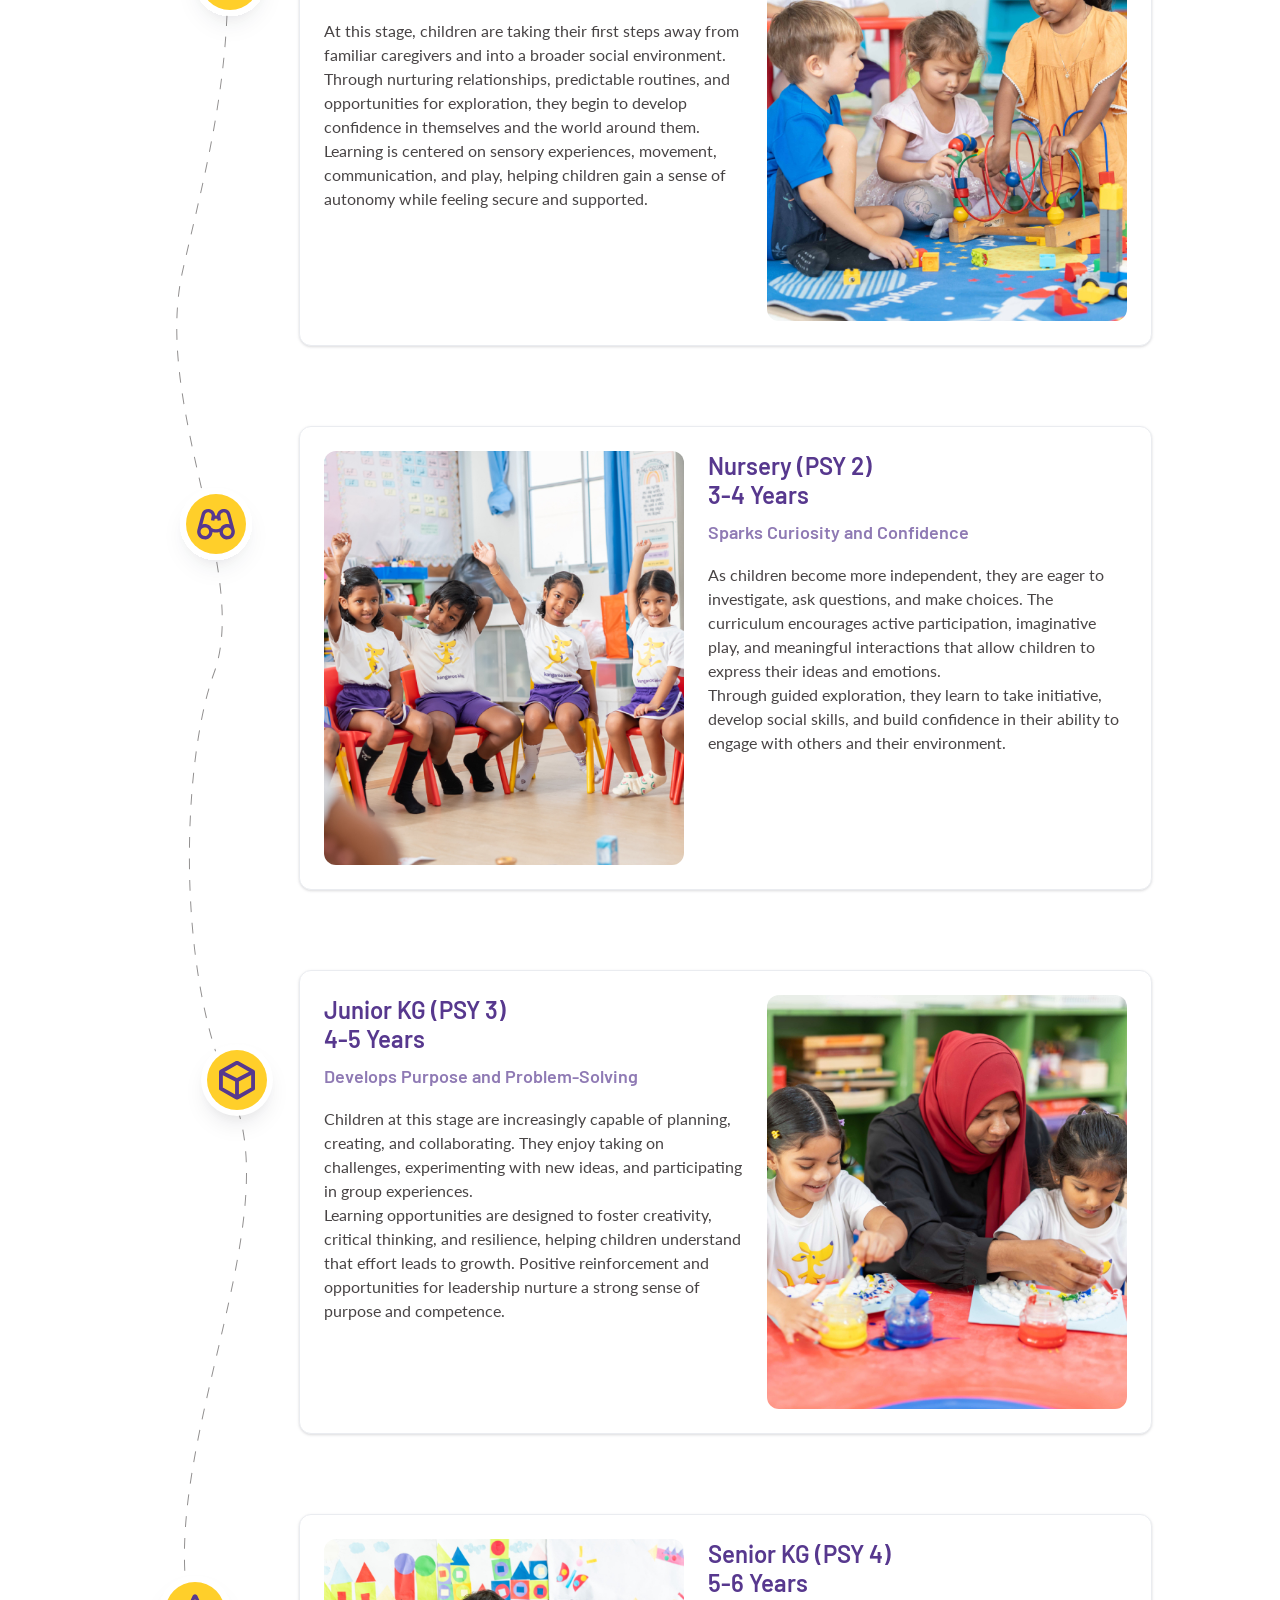
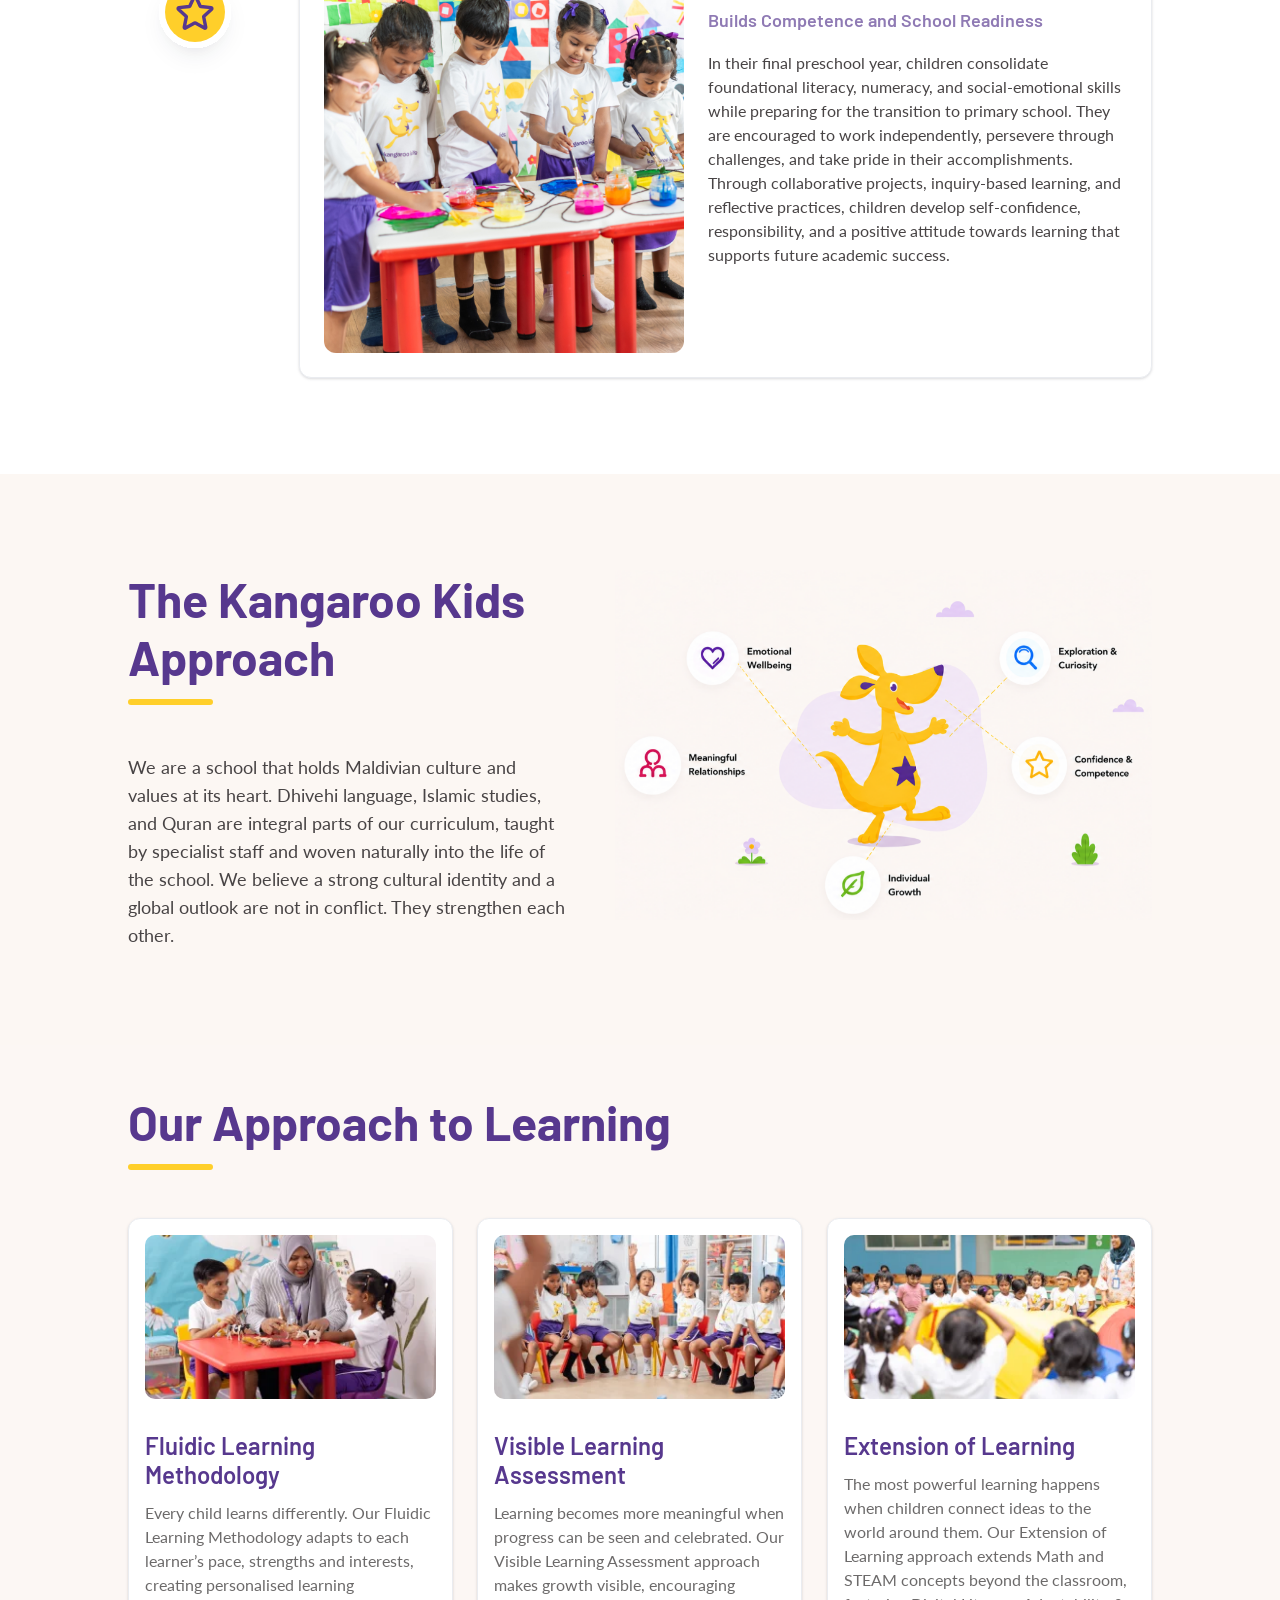
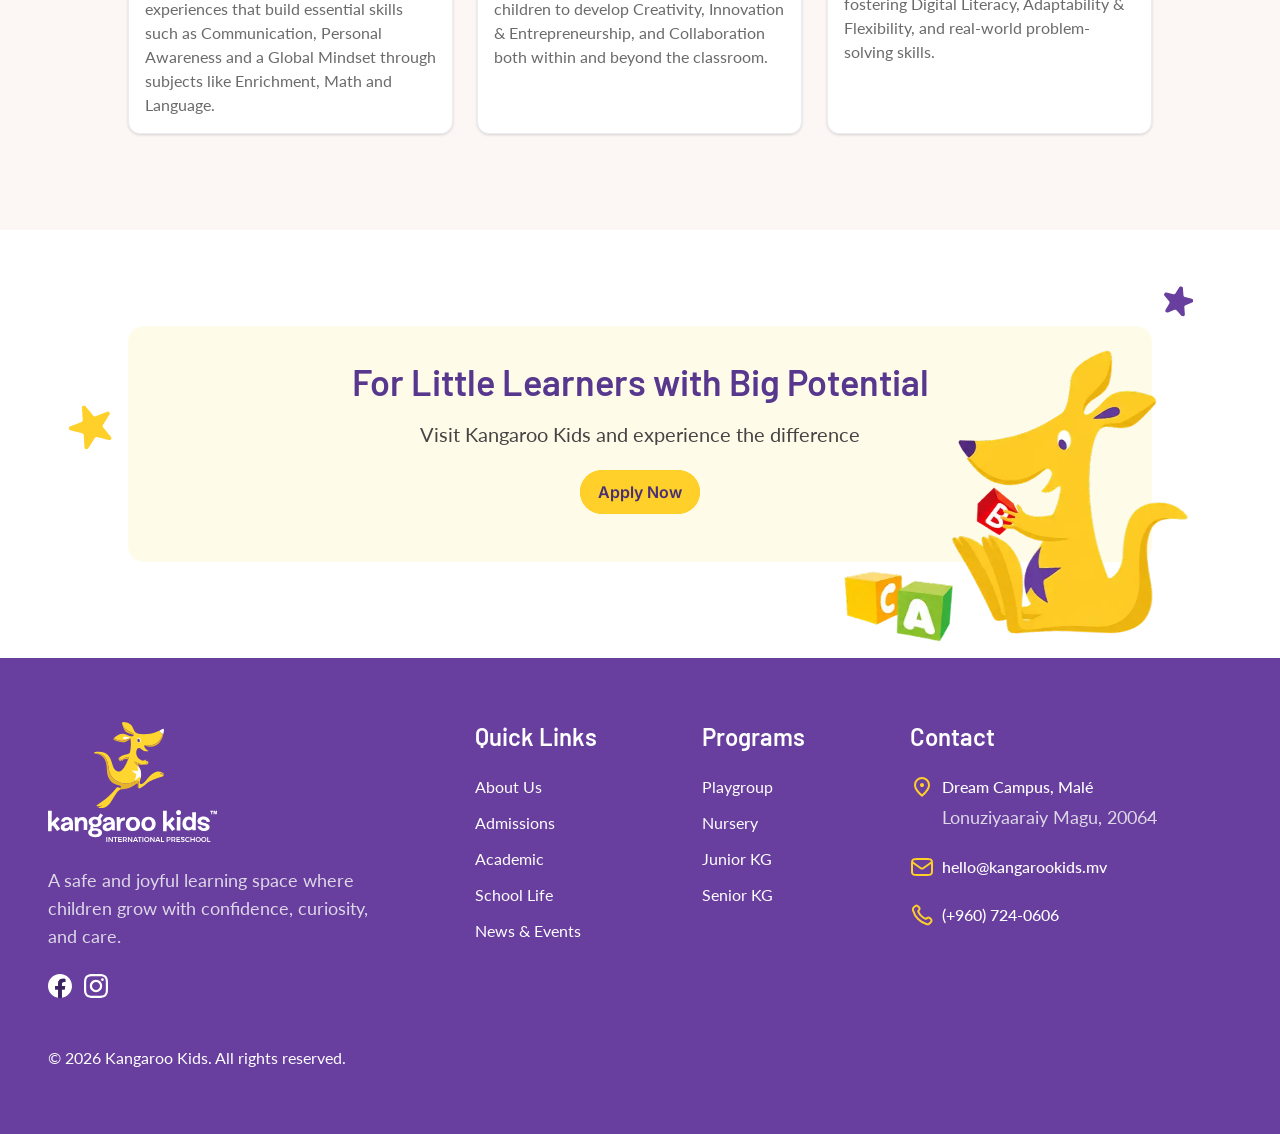
<file: programs.html>
<!doctype html>
<html lang="en">
<head>
  <meta charset="utf-8" />
  <meta name="viewport" content="width=device-width, initial-scale=1" />
  <title>The Early Years Pathway – Kangaroo Kids Maldives</title>
  <meta name="description" content="Thoughtfully designed programmes from Toddler Transition to Senior KG that nurture development, confidence and a lifelong love of learning." />
  <link rel="preconnect" href="https://fonts.googleapis.com" />
  <link rel="preconnect" href="https://fonts.gstatic.com" crossorigin />
  <link href="https://fonts.googleapis.com/css2?family=Barlow:wght@600;700&family=Inter:wght@400;500;600&family=Lato:ital,wght@0,400;0,700;0,900;1,400&display=swap" rel="stylesheet" />
  <link rel="stylesheet" href="styles.css?v=33" />
</head>
<body>

  <!-- ============ Navbar ============ -->
  <header class="navbar">
    <a href="index.html" class="logo logo--nav logo--color" aria-label="Kangaroo Kids home">
      <span class="layer" style="inset:-0.02% 78.68% 24.99% 0"><img src="assets/group.svg" alt="" /></span>
      <span class="layer" style="inset:54.97% 0 0 17.55%"><img src="assets/group1.svg" alt="" /></span>
    </a>
    <a href="index.html" class="logo logo--nav logo--white" aria-label="Kangaroo Kids home">
      <span class="layer" style="inset:-0.02% 78.68% 24.99% 0"><img src="assets/nav-logo-white-a.svg" alt="" /></span>
      <span class="layer" style="inset:54.97% 0 0 17.55%"><img src="assets/nav-logo-white-b.svg" alt="" /></span>
    </a>
    <nav class="nav" id="primary-nav" aria-label="Primary">
      <a class="nav__item" href="about.html">About Us</a>
      <div class="nav__dropdown">
        <button class="nav__item nav__item--active" type="button" aria-expanded="false" aria-controls="academic-menu">Academic<img class="nav__chev" src="assets/chevron-down.svg" width="20" height="20" alt="" /><img class="nav__chev nav__chev--white" src="assets/chevron-down-white.svg" width="20" height="20" alt="" /></button>
        <ul class="nav__menu" id="academic-menu" hidden>
          <li><a href="curriculum.html">Curriculum</a></li>
          <li><a href="programs.html">Programmes</a></li>
        </ul>
      </div>
      <div class="nav__dropdown">
        <button class="nav__item" type="button" aria-expanded="false" aria-controls="school-menu">School Life<img class="nav__chev" src="assets/chevron-down.svg" width="20" height="20" alt="" /><img class="nav__chev nav__chev--white" src="assets/chevron-down-white.svg" width="20" height="20" alt="" /></button>
        <ul class="nav__menu" id="school-menu" hidden>
          <li><a href="school-life.html">School Life</a></li>
          <li><a href="playground.html">Playground &amp; Enrichment</a></li>
        </ul>
      </div>
      <a class="nav__item" href="admissions.html">Admission Process</a>
      <a class="nav__item" href="contact.html">Contact us</a>
      <a class="btn btn--yellow btn--ui btn--nav nav__cta" href="contact.html" data-open-tour>Book a Tour</a>
    </nav>
    <div class="navbar__right">
      <a class="btn btn--yellow btn--ui btn--nav" href="contact.html" data-open-tour>Book a Tour</a>
      <button class="navbar__toggle" type="button" aria-label="Open menu" aria-expanded="false" aria-controls="primary-nav">
        <img class="icon-menu" src="assets/menu-04.svg" width="32" height="32" alt="" />
        <img class="icon-close" src="assets/nav-close.svg" width="32" height="32" alt="" />
      </button>
    </div>
  </header>

  <!-- ============ Announcement banner ============ -->
  <aside class="banner" aria-label="Announcement">
    <p>We are Opening Soon in Hulhumalé for Academic Year 2027</p>
    <a class="btn btn--purple btn--ui btn--xs" href="enrolment.html">Apply Now</a>
  </aside>

  <main>
    <!-- ============ Hero ============ -->
    <section class="pr-hero">
      <img class="pr-hero__img" src="assets/pr-image12.png" width="884" height="601" alt="Children exploring and playing at Kangaroo Kids" />
      <div class="pr-hero__copy">
        <h1 class="h1">The Early Years Pathway</h1>
        <p class="p1">Thoughtfully designed programmes that nurture development, confidence and a lifelong love of learning.</p>
        <div class="btn-row">
          <a class="btn btn--yellow btn--ui btn--md" href="#journey">Explore Our Program<img src="assets/pr-arrow-down.svg" width="20" height="20" alt="" /></a>
          <a class="btn btn--line btn--ui btn--md" href="contact.html" data-open-tour>Book a Tour</a>
        </div>
      </div>
    </section>

    <!-- ============ The journey ============ -->
    <section class="sec pr-journey" id="journey">
      <div class="sec-head sec-head--center"><h2 class="h1">A Journey of Growth &amp; Discovery</h2></div>
      <div class="pr-journey__row wrap">
        <div class="pr-rail" aria-hidden="true">
          <img class="pr-rail__path" src="assets/pr-vector4.svg" alt="" />
          <img src="assets/pr-frame149.svg" width="108" height="108" alt="" style="left:42px;top:68px" />
          <img src="assets/pr-frame154.svg" width="108" height="108" alt="" style="left:48px;top:565px" />
          <img src="assets/pr-frame155.svg" width="108" height="108" alt="" style="left:34px;top:1110px" />
          <span class="pr-rail__dot pr-rail__dot--cube" style="left:73px;top:1599px">
            <img src="assets/pr-ellipse7.svg" width="60" height="60" alt="" />
            <img src="assets/pr-group2.svg" alt="" style="width:36px;height:38.6px" />
          </span>
          <img src="assets/pr-frame157.svg" width="108" height="108" alt="" style="left:13px;top:2075px" />
        </div>
        <div class="pr-stages">
          <article class="stage" id="toddler">
            <img class="stage__img" src="assets/pr-image13.png" width="360" height="414" alt="" loading="lazy" />
            <div class="stage__copy">
              <div>
                <h3 class="h5">Toddler Transition Programme (TTP) 18 Months-2 Years</h3>
                <p class="stage__sub">Builds Security and Belonging</p>
              </div>
              <div class="prose"><p>The Toddler Transition Programme provides a warm, nurturing environment where children develop a strong sense of security, belonging, and confidence as they take their first steps towards greater independence.</p><p>Through sensory play, movement, music, exploration, and responsive interactions, toddlers build early communication, social, cognitive, and motor skills while developing self-help abilities and positive relationships with others. Our play-based approach encourages curiosity, resilience, and a love for learning, supporting each child in becoming a confident learner and ensuring a smooth, successful transition into Preschool Year 1.</p></div>
            </div>
          </article>
          <article class="stage" id="playschool">
            <img class="stage__img" src="assets/pr-image14.png" width="360" height="414" alt="" loading="lazy" />
            <div class="stage__copy">
              <div>
                <h3 class="h5">Playschool (PSY 1) <br />2-3 Years</h3>
                <p class="stage__sub">Builds Trust and Independence</p>
              </div>
              <div class="prose"><p>At this stage, children are taking their first steps away from familiar caregivers and into a broader social environment. Through nurturing relationships, predictable routines, and opportunities for exploration, they begin to develop confidence in themselves and the world around them.</p><p>Learning is centered on sensory experiences, movement, communication, and play, helping children gain a sense of autonomy while feeling secure and supported.</p></div>
            </div>
          </article>
          <article class="stage" id="nursery">
            <img class="stage__img" src="assets/pr-image15.png" width="360" height="414" alt="" loading="lazy" />
            <div class="stage__copy">
              <div>
                <h3 class="h5">Nursery (PSY 2)<br />3-4 Years</h3>
                <p class="stage__sub">Sparks Curiosity and Confidence</p>
              </div>
              <div class="prose"><p>As children become more independent, they are eager to investigate, ask questions, and make choices. The curriculum encourages active participation, imaginative play, and meaningful interactions that allow children to express their ideas and emotions.</p><p>Through guided exploration, they learn to take initiative, develop social skills, and build confidence in their ability to engage with others and their environment.</p></div>
            </div>
          </article>
          <article class="stage" id="junior-kg">
            <img class="stage__img" src="assets/pr-image16.png" width="360" height="414" alt="" loading="lazy" />
            <div class="stage__copy">
              <div>
                <h3 class="h5">Junior KG (PSY 3)<br />4-5 Years</h3>
                <p class="stage__sub">Develops Purpose and Problem-Solving</p>
              </div>
              <div class="prose"><p>Children at this stage are increasingly capable of planning, creating, and collaborating. They enjoy taking on challenges, experimenting with new ideas, and participating in group experiences.</p><p>Learning opportunities are designed to foster creativity, critical thinking, and resilience, helping children understand that effort leads to growth. Positive reinforcement and opportunities for leadership nurture a strong sense of purpose and competence.</p></div>
            </div>
          </article>
          <article class="stage" id="senior-kg">
            <img class="stage__img" src="assets/pr-image17.png" width="360" height="414" alt="" loading="lazy" />
            <div class="stage__copy">
              <div>
                <h3 class="h5">Senior KG (PSY 4)<br />5-6 Years</h3>
                <p class="stage__sub">Builds Competence and School Readiness</p>
              </div>
              <div class="prose"><p>In their final preschool year, children consolidate foundational literacy, numeracy, and social-emotional skills while preparing for the transition to primary school. They are encouraged to work independently, persevere through challenges, and take pride in their accomplishments.</p><p>Through collaborative projects, inquiry-based learning, and reflective practices, children develop self-confidence, responsibility, and a positive attitude towards learning that supports future academic success.</p></div>
            </div>
          </article>
        </div>
      </div>
    </section>

    <!-- ============ The Kangaroo Kids approach ============ -->
    <section class="sec pr-approach">
      <div class="wrap">
        <div class="pr-approach__copy">
          <div class="sec-head"><h2 class="h1">The Kangaroo Kids Approach</h2></div>
          <p class="p1">We are a school that holds Maldivian culture and values at its heart. Dhivehi language, Islamic studies, and Quran are integral parts of our curriculum, taught by specialist staff and woven naturally into the life of the school. We believe a strong cultural identity and a global outlook are not in conflict. They strengthen each other.</p>
        </div>
        <img src="assets/pr-image18.png" width="537" height="350" alt="A teacher guiding children through an activity" loading="lazy" />
      </div>
    </section>

    <!-- ============ Our approach to learning ============ -->
    <section class="sec pr-learning">
      <div class="sec-head wrap"><h2 class="h1">Our Approach to Learning</h2></div>
      <div class="card-grid card-grid--3 wrap">
        <article class="card">
          <img class="card__img" src="assets/pr-rectangle11.png" alt="" loading="lazy" />
          <div class="card__body">
            <h3 class="h5">Fluidic Learning Methodology</h3>
            <p class="card__text">Every child learns differently. Our Fluidic Learning Methodology adapts to each learner’s pace, strengths and interests, creating personalised learning experiences that build essential skills such as Communication, Personal Awareness and a Global Mindset through subjects like Enrichment, Math and Language.</p>
          </div>
        </article>
        <article class="card">
          <img class="card__img" src="assets/pr-rectangle12.png" alt="" loading="lazy" />
          <div class="card__body">
            <h3 class="h5">Visible Learning Assessment</h3>
            <p class="card__text">Learning becomes more meaningful when progress can be seen and celebrated. Our Visible Learning Assessment approach makes growth visible, encouraging children to develop Creativity, Innovation &amp; Entrepreneurship, and Collaboration both within and beyond the classroom.</p>
          </div>
        </article>
        <article class="card">
          <img class="card__img" src="assets/pr-rectangle13.png" alt="" loading="lazy" />
          <div class="card__body">
            <h3 class="h5">Extension of Learning</h3>
            <p class="card__text">The most powerful learning happens when children connect ideas to the world around them. Our Extension of Learning approach extends Math and STEAM concepts beyond the classroom, fostering Digital Literacy, Adaptability &amp; Flexibility, and real-world problem-solving skills.</p>
          </div>
        </article>
      </div>
    </section>

    <!-- ============ Call to action ============ -->
    <section class="cta">
      <span class="cta__star cta__star--l"><img src="assets/ab-star4.svg" alt="" /></span>
      <span class="cta__star cta__star--r"><img src="assets/ab-star5.svg" alt="" /></span>
      <div class="cta__card">
        <h2 class="h3">For Little Learners with Big Potential</h2>
        <p>Visit Kangaroo Kids and experience the difference</p>
        <a class="btn btn--yellow btn--ui btn--nav" href="enrolment.html">Apply Now</a>
        <img class="cta__kan" src="assets/ab-image4.png" width="386" height="347" alt="" />
      </div>
    </section>
  </main>

  <!-- ============ Footer ============ -->
  <footer class="footer">
    <div class="footer__top">
      <div class="footer__brand">
        <a href="index.html" class="logo logo--footer" aria-label="Kangaroo Kids home">
          <span class="layer" style="inset:0 31.32% 28.41% 27.23%"><img src="assets/group12.svg" alt="" /></span>
          <span class="layer" style="inset:73.2% 0 0 0"><img src="assets/group13.svg" alt="" /></span>
        </a>
        <p>A safe and joyful learning space where children grow with confidence, curiosity, and care.</p>
        <div class="footer__social">
          <a href="#" aria-label="Facebook"><img src="assets/social-icon.svg" width="24" height="24" alt="" /></a>
          <a href="#" aria-label="Instagram" class="footer__ig"><span class="layer" style="inset:0 0.06% 0.02% 0"><img src="assets/group14.svg" alt="" /></span></a>
        </div>
      </div>
      <nav class="footer__col" aria-label="Quick links">
        <h2>Quick Links</h2>
        <ul>
          <li><a href="about.html">About Us</a></li>
          <li><a href="admissions.html">Admissions</a></li>
          <li><a href="curriculum.html">Academic</a></li>
          <li><a href="school-life.html">School Life</a></li>
          <li><a href="index.html#news">News &amp; Events</a></li>
        </ul>
      </nav>
      <nav class="footer__col" aria-label="Programs">
        <h2>Programs</h2>
        <ul>
          <li><a href="programs.html#playschool">Playgroup</a></li>
          <li><a href="programs.html#nursery">Nursery</a></li>
          <li><a href="programs.html#junior-kg">Junior KG</a></li>
          <li><a href="programs.html#senior-kg">Senior KG</a></li>
        </ul>
      </nav>
      <div class="footer__contact">
        <h2>Contact</h2>
        <div class="contact-row">
          <img src="assets/location-on.svg" width="24" height="24" alt="" />
          <address><strong>Dream Campus, Malé</strong><span>Lonuziyaaraiy Magu, 20064</span></address>
        </div>
        <a class="contact-row" href="mailto:hello@kangarookids.mv">
          <img src="assets/mail01.svg" width="24" height="24" alt="" />
          <strong>hello@kangarookids.mv</strong>
        </a>
        <a class="contact-row" href="tel:+9607240606">
          <img src="assets/phone1.svg" width="24" height="24" alt="" />
          <strong>(+960) 724-0606</strong>
        </a>
      </div>
    </div>
    <p class="footer__copy">© 2026 Kangaroo Kids. All rights reserved.</p>
  </footer>

  <!-- ============ Book a Tour dialog ============ -->
  <dialog class="modal" id="tour-dialog" aria-labelledby="tour-title">
    <h2 class="modal__title" id="tour-title">Book a Tour</h2>
    <form class="form" data-enquiry>
      <div class="form__row">
        <div class="field"><label for="tour-first">First Name*</label><input id="tour-first" name="firstName" autocomplete="given-name" required /></div>
        <div class="field"><label for="tour-last">Last Name*</label><input id="tour-last" name="lastName" autocomplete="family-name" required /></div>
      </div>
      <div class="form__row form__row--wide">
        <div class="field"><label for="tour-email">Email Address*</label><input id="tour-email" name="email" type="email" autocomplete="email" required /></div>
        <div class="field"><label for="tour-phone">Phone Number</label><input id="tour-phone" name="phone" type="tel" autocomplete="tel" /></div>
      </div>
      <div class="field"><label for="tour-subject">Subject*</label><select id="tour-subject" name="subject" required><option selected>Book a tour</option><option>Admissions</option><option>Fees and policies</option><option>General enquiry</option></select></div>
      <div class="field"><label for="tour-message">Message*</label><textarea id="tour-message" name="message" required></textarea></div>
      <button class="btn btn--purple btn--ui btn--md" type="submit">Submit</button>
      <p class="form__status" role="status"></p>
    </form>
    <button class="modal__close" type="button" aria-label="Close"><img src="assets/x-close.svg" width="24" height="24" alt="" /></button>
  </dialog>

  <script src="script.js?v=22"></script>
</body>
</html>
</file>
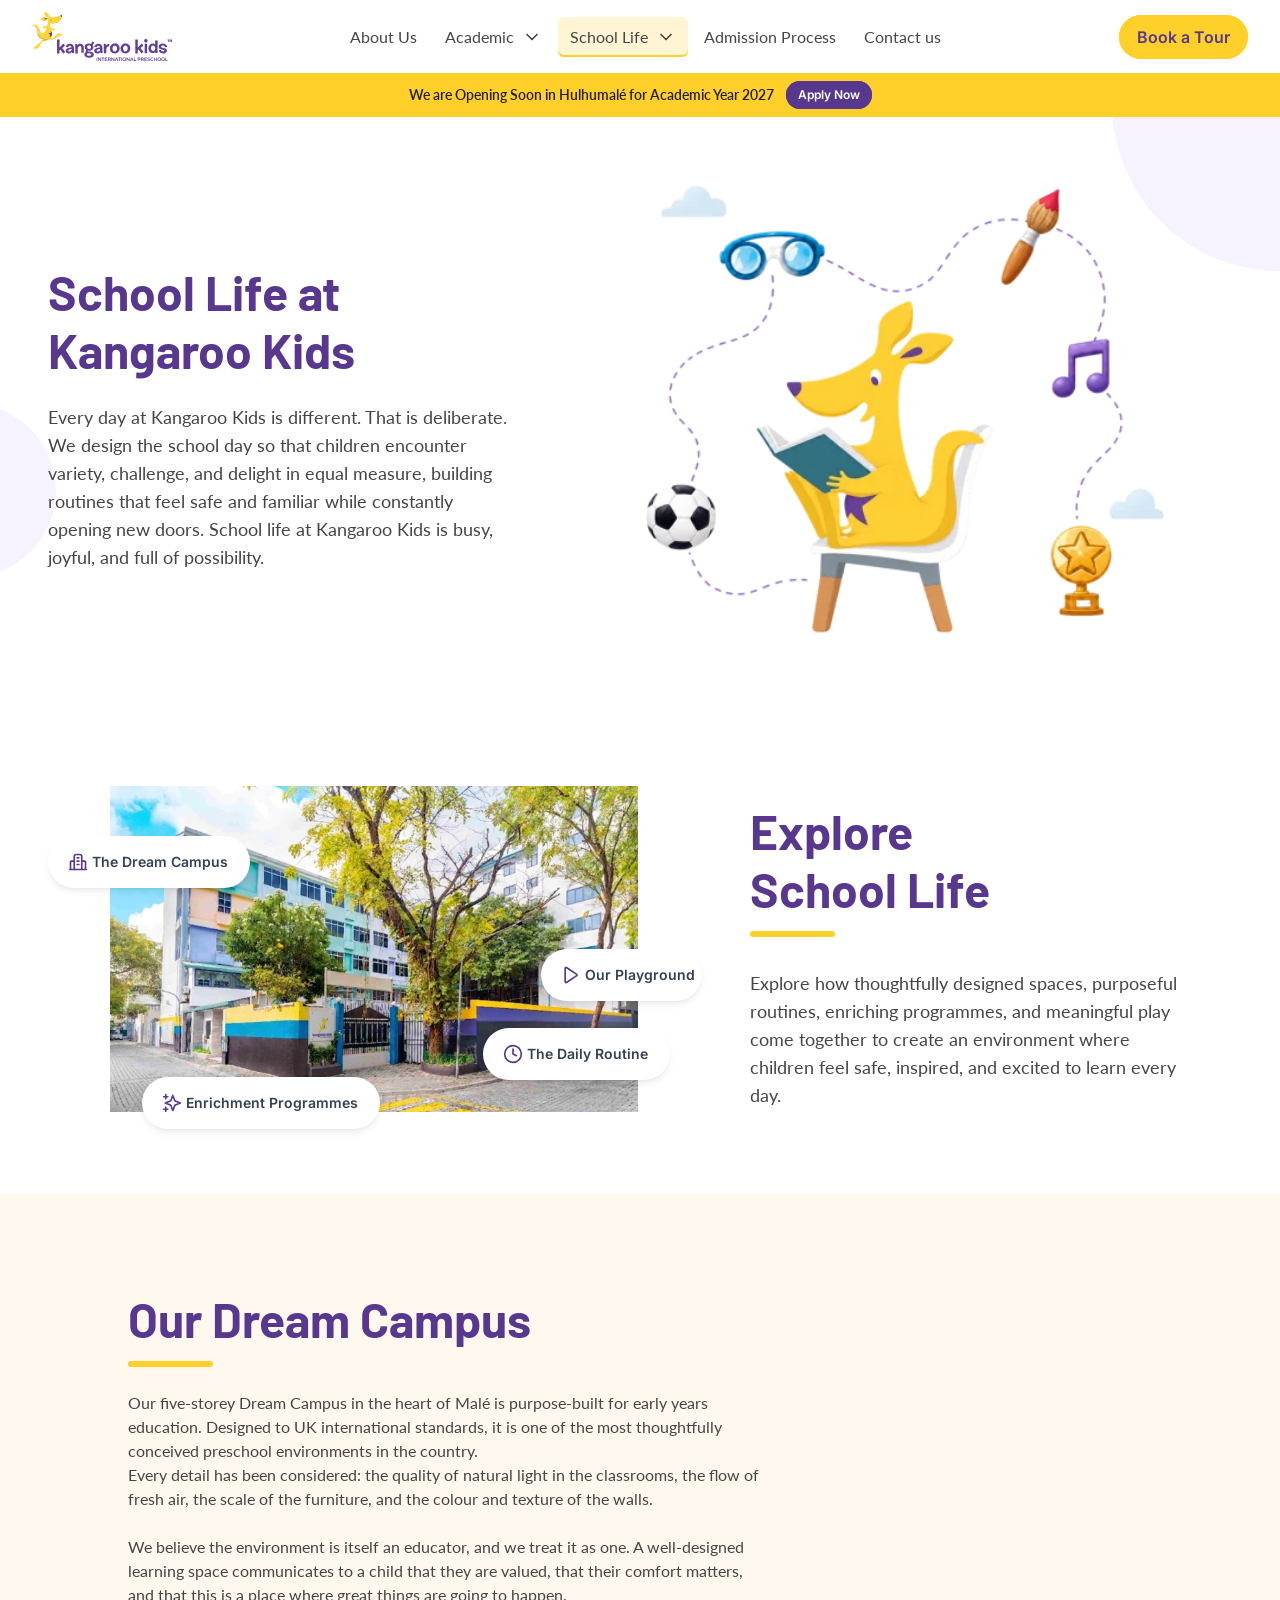
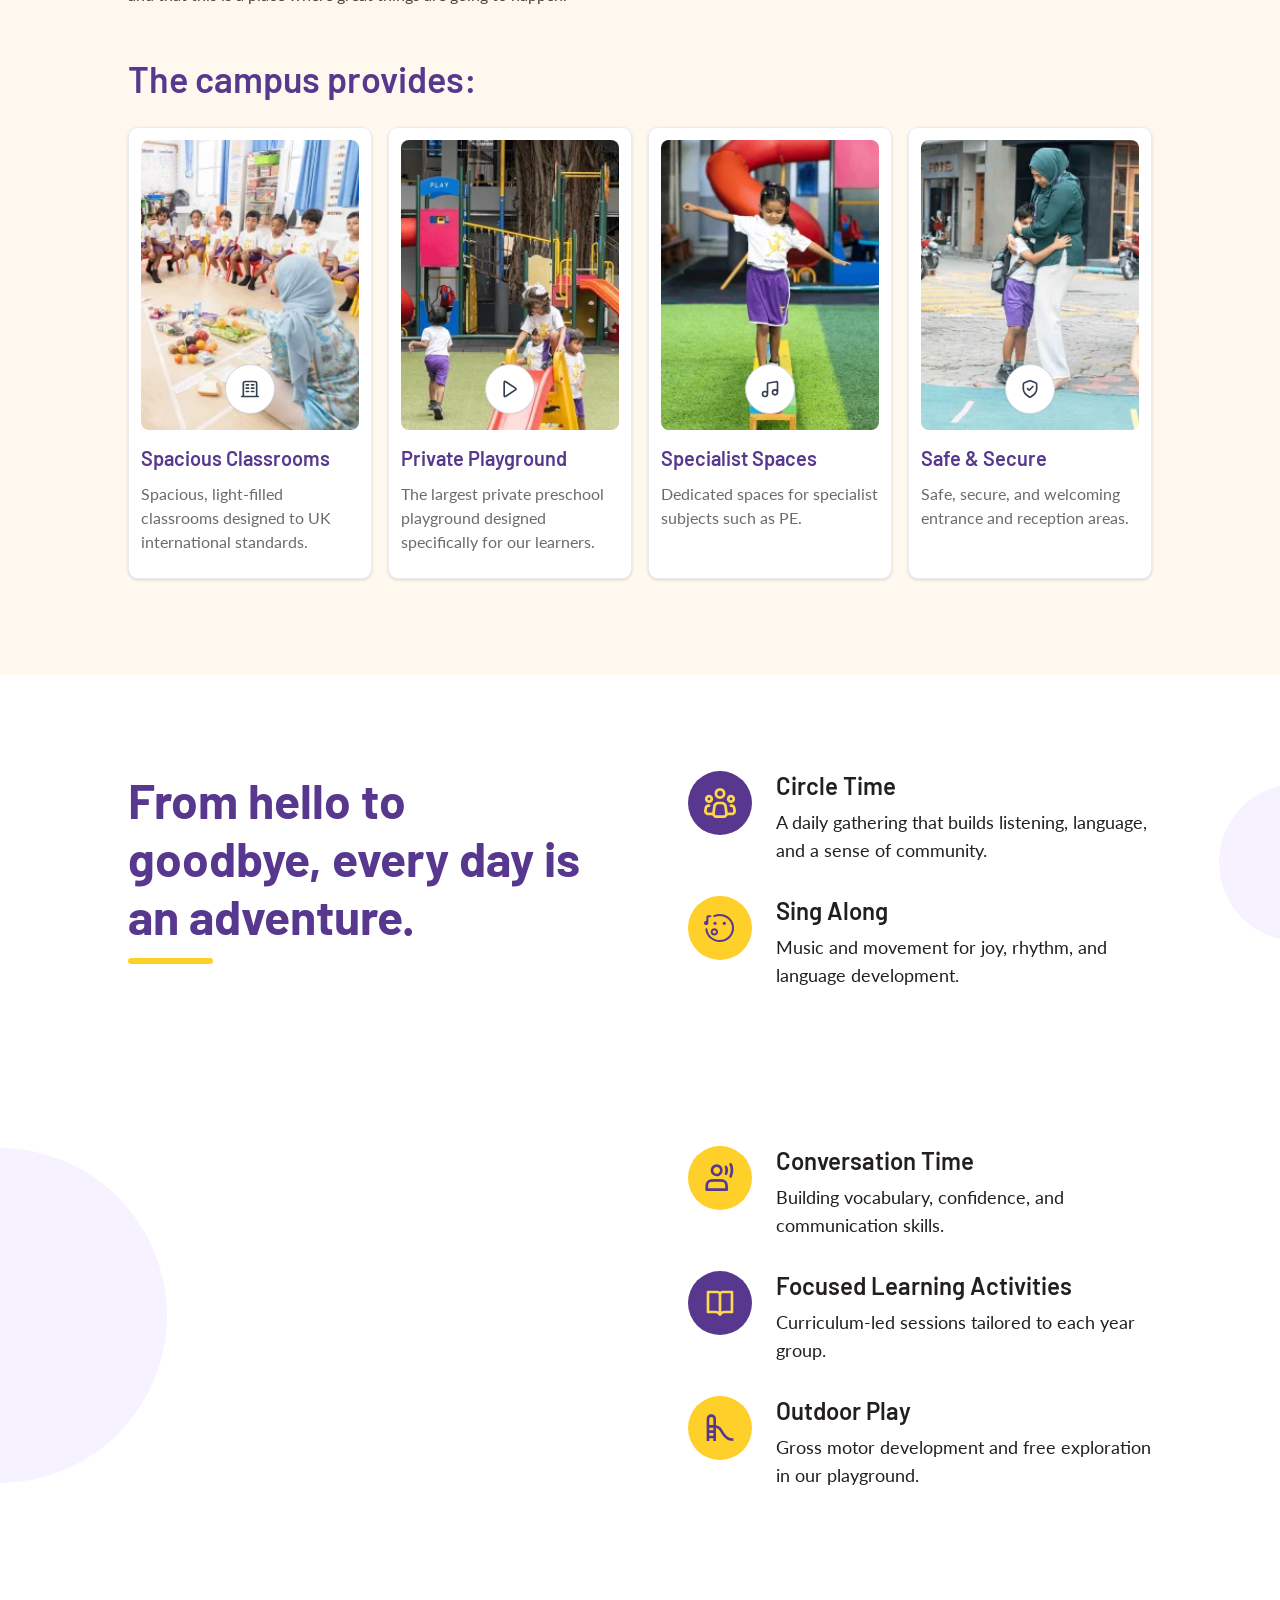
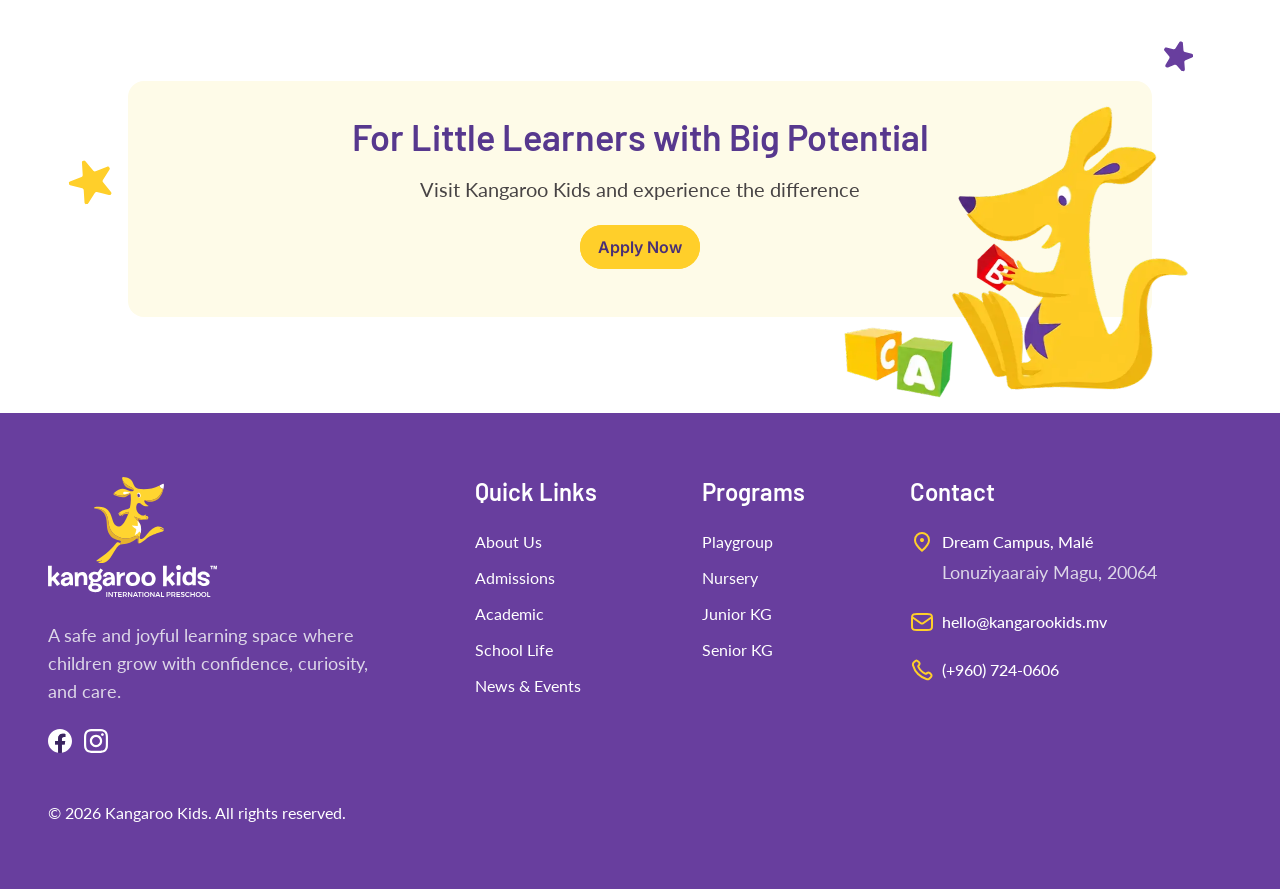
<file: school-life.html>
<!doctype html>
<html lang="en">
<head>
  <meta charset="utf-8" />
  <meta name="viewport" content="width=device-width, initial-scale=1" />
  <title>School Life – Kangaroo Kids Maldives</title>
  <meta name="description" content="Explore the Dream Campus, the daily routine, enrichment programmes and play at Kangaroo Kids International Preschool." />
  <link rel="preconnect" href="https://fonts.googleapis.com" />
  <link rel="preconnect" href="https://fonts.gstatic.com" crossorigin />
  <link href="https://fonts.googleapis.com/css2?family=Barlow:wght@600;700&family=Inter:wght@400;500;600&family=Lato:ital,wght@0,400;0,700;0,900;1,400&display=swap" rel="stylesheet" />
  <link rel="stylesheet" href="styles.css?v=33" />
</head>
<body>

  <!-- ============ Navbar ============ -->
  <header class="navbar">
    <a href="index.html" class="logo logo--nav logo--color" aria-label="Kangaroo Kids home">
      <span class="layer" style="inset:-0.02% 78.68% 24.99% 0"><img src="assets/group.svg" alt="" /></span>
      <span class="layer" style="inset:54.97% 0 0 17.55%"><img src="assets/group1.svg" alt="" /></span>
    </a>
    <a href="index.html" class="logo logo--nav logo--white" aria-label="Kangaroo Kids home">
      <span class="layer" style="inset:-0.02% 78.68% 24.99% 0"><img src="assets/nav-logo-white-a.svg" alt="" /></span>
      <span class="layer" style="inset:54.97% 0 0 17.55%"><img src="assets/nav-logo-white-b.svg" alt="" /></span>
    </a>
    <nav class="nav" id="primary-nav" aria-label="Primary">
      <a class="nav__item" href="about.html">About Us</a>
      <div class="nav__dropdown">
        <button class="nav__item" type="button" aria-expanded="false" aria-controls="academic-menu">Academic<img class="nav__chev" src="assets/chevron-down.svg" width="20" height="20" alt="" /><img class="nav__chev nav__chev--white" src="assets/chevron-down-white.svg" width="20" height="20" alt="" /></button>
        <ul class="nav__menu" id="academic-menu" hidden>
          <li><a href="curriculum.html">Curriculum</a></li>
          <li><a href="programs.html">Programmes</a></li>
        </ul>
      </div>
      <div class="nav__dropdown">
        <button class="nav__item nav__item--active" type="button" aria-expanded="false" aria-controls="school-menu">School Life<img class="nav__chev" src="assets/chevron-down.svg" width="20" height="20" alt="" /><img class="nav__chev nav__chev--white" src="assets/chevron-down-white.svg" width="20" height="20" alt="" /></button>
        <ul class="nav__menu" id="school-menu" hidden>
          <li><a href="school-life.html">School Life</a></li>
          <li><a href="playground.html">Playground &amp; Enrichment</a></li>
        </ul>
      </div>
      <a class="nav__item" href="admissions.html">Admission Process</a>
      <a class="nav__item" href="contact.html">Contact us</a>
      <a class="btn btn--yellow btn--ui btn--nav nav__cta" href="contact.html" data-open-tour>Book a Tour</a>
    </nav>
    <div class="navbar__right">
      <a class="btn btn--yellow btn--ui btn--nav" href="contact.html" data-open-tour>Book a Tour</a>
      <button class="navbar__toggle" type="button" aria-label="Open menu" aria-expanded="false" aria-controls="primary-nav">
        <img class="icon-menu" src="assets/menu-04.svg" width="32" height="32" alt="" />
        <img class="icon-close" src="assets/nav-close.svg" width="32" height="32" alt="" />
      </button>
    </div>
  </header>

  <!-- ============ Announcement banner ============ -->
  <aside class="banner" aria-label="Announcement">
    <p>We are Opening Soon in Hulhumalé for Academic Year 2027</p>
    <a class="btn btn--purple btn--ui btn--xs" href="enrolment.html">Apply Now</a>
  </aside>

  <main>
    <!-- ============ Hero ============ -->
    <section class="pg-hero">
      <img class="blob" src="assets/sl-ellipse4.svg" width="173" height="173" alt="" style="left:-117px;top:287px" />
      <img class="blob" src="assets/sl-ellipse5.svg" width="335" height="335" alt="" style="right:-167px;top:-181px" />
      <div class="pg-hero__inner pg-hero__inner--sl">
        <div class="pg-hero__copy">
          <h1 class="h1">School Life at Kangaroo Kids</h1>
          <p class="pg-hero__lead">Every day at Kangaroo Kids is different. That is deliberate.<br />We design the school day so that children encounter variety, challenge, and delight in equal measure, building routines that feel safe and familiar while constantly opening new doors. School life at Kangaroo Kids is busy, joyful, and full of possibility.</p>
        </div>
        <img class="pg-hero__img" src="assets/sl-image15.png" width="569" height="477" alt="Children enjoying school life at Kangaroo Kids" />
      </div>
    </section>

    <!-- ============ Explore ============ -->
    <section class="pg-hero sl-explore">
      <div class="pg-hero__inner pg-hero__inner--sl">
        <div class="sl-explore__art">
          <img src="assets/sl-rectangle17.png" alt="The Kangaroo Kids Dream Campus" loading="lazy" />
          <a class="chip" href="#campus" style="left:0;top:14.8%"><img src="assets/sl-building07.svg" width="20" height="20" alt="" />The Dream Campus</a>
          <a class="chip" href="playground.html" style="left:75.43%;top:48.2%"><img src="assets/sl-play.svg" width="20" height="20" alt="" />Our Playground</a>
          <a class="chip" href="playground.html#enrichment" style="left:14.35%;top:85.75%"><img src="assets/sl-stars02.svg" width="20" height="20" alt="" />Enrichment Programmes</a>
          <a class="chip" href="#routine" style="left:66.6%;top:71.5%"><img src="assets/sl-clock.svg" width="20" height="20" alt="" />The Daily Routine</a>
        </div>
        <div class="sl-explore__copy">
          <div class="sec-head"><h2 class="h1">Explore<br />School Life</h2></div>
          <p class="p1">Explore how thoughtfully designed spaces, purposeful routines, enriching programmes, and meaningful play come together to create an environment where children feel safe, inspired, and excited to learn every day.</p>
        </div>
      </div>
    </section>

    <!-- ============ Dream campus ============ -->
    <section class="sec sec--cream" id="campus">
      <div class="sl-campus wrap">
        <div class="sl-campus__intro">
          <div class="sec-head"><h2 class="h1">Our Dream Campus</h2></div>
          <div class="prose prose--break">
            <p>Our five-storey Dream Campus in the heart of Malé is purpose-built for early years education. Designed to UK international standards, it is one of the most thoughtfully conceived preschool environments in the country.<br />Every detail has been considered: the quality of natural light in the classrooms, the flow of fresh air, the scale of the furniture, and the colour and texture of the walls.</p>
            <p>We believe the environment is itself an educator, and we treat it as one. A well-designed learning space communicates to a child that they are valued, that their comfort matters, and that this is a place where great things are going to happen.</p>
          </div>
        </div>
        <div class="sl-campus__list">
          <h3 class="h3">The campus provides:</h3>
          <div class="card-grid card-grid--4">
        <article class="card card--sm card--campus">
          <img class="card__img" src="assets/sl-rectangle11.png" alt="" loading="lazy" />
          <span class="card__badge"><img src="assets/sl-building03.svg" width="20" height="20" alt="" /></span>
          <div class="card__body">
            <h3 class="h5">Spacious Classrooms</h3>
            <p class="card__text">Spacious, light-filled classrooms designed to UK international standards.</p>
          </div>
        </article>
        <article class="card card--sm card--campus">
          <img class="card__img" src="assets/sl-rectangle12.png" alt="" loading="lazy" />
          <span class="card__badge"><img src="assets/sl-play1.svg" width="20" height="20" alt="" /></span>
          <div class="card__body">
            <h3 class="h5">Private Playground</h3>
            <p class="card__text">The largest private preschool playground designed specifically for our learners.</p>
          </div>
        </article>
        <article class="card card--sm card--campus">
          <img class="card__img" src="assets/sl-rectangle13.png" alt="" loading="lazy" />
          <span class="card__badge"><img src="assets/sl-music-note01.svg" width="20" height="20" alt="" /></span>
          <div class="card__body">
            <h3 class="h5">Specialist Spaces</h3>
            <p class="card__text">Dedicated spaces for specialist subjects such as PE.</p>
          </div>
        </article>
        <article class="card card--sm card--campus">
          <img class="card__img" src="assets/sl-rectangle14.png" alt="" loading="lazy" />
          <span class="card__badge"><img src="assets/sl-shield-tick.svg" width="20" height="20" alt="" /></span>
          <div class="card__body">
            <h3 class="h5">Safe &amp; Secure</h3>
            <p class="card__text">Safe, secure, and welcoming entrance and reception areas.</p>
          </div>
        </article>
          </div>
        </div>
      </div>
    </section>

    <!-- ============ Daily routine ============ -->
    <section class="sec sl-routine" id="routine">
      <img class="blob" src="assets/sl-ellipse6.svg" width="335" height="335" alt="" style="left:-168px;top:472.67px" />
      <img class="blob" src="assets/sl-ellipse7.svg" width="157" height="157" alt="" style="right:-96px;top:108.67px" />
      <div class="wrap">
        <div class="sec-head"><h2 class="h1">From hello to goodbye, every day is an adventure.</h2></div>
        <ul class="sl-routine__list">
          <li><span class="ricon"><img src="assets/sl-ellipse9.svg" alt="" /><span class="ricon__glyph"><span class="layer" style="inset:8.33% 5.67%"><span class="layer" style="inset:-5% -4.7%"><img src="assets/sl-group2.svg" alt="" /></span></span></span></span><div><h3>Circle Time</h3><p>A daily gathering that builds listening, language, and a sense of community.</p></div></li>
          <li><span class="ricon"><img src="assets/sl-ellipse10.svg" alt="" /><span class="ricon__glyph"><span class="layer" style="inset:8.33% 8.33% 8.33% 4.17%"><span class="layer" style="inset:-3.75% -3.57%"><img src="assets/sl-group3.svg" alt="" /></span></span></span></span><div><h3>Sing Along</h3><p>Music and movement for joy, rhythm, and language development.</p></div></li>
          <li><span class="ricon"><img src="assets/sl-ellipse9.svg" alt="" /><span class="ricon__glyph"><span class="layer" style="inset:16.67% 12.5%"><span class="layer" style="inset:-6.25% -5.56%"><img src="assets/sl-group4.svg" alt="" /></span></span></span></span><div><h3>Art Time</h3><p>Creative exploration and self-expression across a range of media.</p></div></li>
          <li><span class="ricon"><img src="assets/sl-frame182.svg" alt="" /></span><div><h3>Conversation Time</h3><p>Building vocabulary, confidence, and communication skills.</p></div></li>
          <li><span class="ricon"><img src="assets/sl-frame183.svg" alt="" /></span><div><h3>Focused Learning Activities</h3><p>Curriculum-led sessions tailored to each year group.</p></div></li>
          <li><span class="ricon"><img src="assets/sl-frame184.svg" alt="" /></span><div><h3>Outdoor Play</h3><p>Gross motor development and free exploration in our playground.</p></div></li>
        </ul>
      </div>
    </section>

    <!-- ============ Call to action ============ -->
    <section class="cta">
      <span class="cta__star cta__star--l"><img src="assets/ab-star4.svg" alt="" /></span>
      <span class="cta__star cta__star--r"><img src="assets/ab-star5.svg" alt="" /></span>
      <div class="cta__card">
        <h2 class="h3">For Little Learners with Big Potential</h2>
        <p>Visit Kangaroo Kids and experience the difference</p>
        <a class="btn btn--yellow btn--ui btn--nav" href="enrolment.html">Apply Now</a>
        <img class="cta__kan" src="assets/ab-image4.png" width="386" height="347" alt="" />
      </div>
    </section>
  </main>

  <!-- ============ Footer ============ -->
  <footer class="footer">
    <div class="footer__top">
      <div class="footer__brand">
        <a href="index.html" class="logo logo--footer" aria-label="Kangaroo Kids home">
          <span class="layer" style="inset:0 31.32% 28.41% 27.23%"><img src="assets/group12.svg" alt="" /></span>
          <span class="layer" style="inset:73.2% 0 0 0"><img src="assets/group13.svg" alt="" /></span>
        </a>
        <p>A safe and joyful learning space where children grow with confidence, curiosity, and care.</p>
        <div class="footer__social">
          <a href="#" aria-label="Facebook"><img src="assets/social-icon.svg" width="24" height="24" alt="" /></a>
          <a href="#" aria-label="Instagram" class="footer__ig"><span class="layer" style="inset:0 0.06% 0.02% 0"><img src="assets/group14.svg" alt="" /></span></a>
        </div>
      </div>
      <nav class="footer__col" aria-label="Quick links">
        <h2>Quick Links</h2>
        <ul>
          <li><a href="about.html">About Us</a></li>
          <li><a href="admissions.html">Admissions</a></li>
          <li><a href="curriculum.html">Academic</a></li>
          <li><a href="school-life.html">School Life</a></li>
          <li><a href="index.html#news">News &amp; Events</a></li>
        </ul>
      </nav>
      <nav class="footer__col" aria-label="Programs">
        <h2>Programs</h2>
        <ul>
          <li><a href="programs.html#playschool">Playgroup</a></li>
          <li><a href="programs.html#nursery">Nursery</a></li>
          <li><a href="programs.html#junior-kg">Junior KG</a></li>
          <li><a href="programs.html#senior-kg">Senior KG</a></li>
        </ul>
      </nav>
      <div class="footer__contact">
        <h2>Contact</h2>
        <div class="contact-row">
          <img src="assets/location-on.svg" width="24" height="24" alt="" />
          <address><strong>Dream Campus, Malé</strong><span>Lonuziyaaraiy Magu, 20064</span></address>
        </div>
        <a class="contact-row" href="mailto:hello@kangarookids.mv">
          <img src="assets/mail01.svg" width="24" height="24" alt="" />
          <strong>hello@kangarookids.mv</strong>
        </a>
        <a class="contact-row" href="tel:+9607240606">
          <img src="assets/phone1.svg" width="24" height="24" alt="" />
          <strong>(+960) 724-0606</strong>
        </a>
      </div>
    </div>
    <p class="footer__copy">© 2026 Kangaroo Kids. All rights reserved.</p>
  </footer>

  <!-- ============ Book a Tour dialog ============ -->
  <dialog class="modal" id="tour-dialog" aria-labelledby="tour-title">
    <h2 class="modal__title" id="tour-title">Book a Tour</h2>
    <form class="form" data-enquiry>
      <div class="form__row">
        <div class="field"><label for="tour-first">First Name*</label><input id="tour-first" name="firstName" autocomplete="given-name" required /></div>
        <div class="field"><label for="tour-last">Last Name*</label><input id="tour-last" name="lastName" autocomplete="family-name" required /></div>
      </div>
      <div class="form__row form__row--wide">
        <div class="field"><label for="tour-email">Email Address*</label><input id="tour-email" name="email" type="email" autocomplete="email" required /></div>
        <div class="field"><label for="tour-phone">Phone Number</label><input id="tour-phone" name="phone" type="tel" autocomplete="tel" /></div>
      </div>
      <div class="field"><label for="tour-subject">Subject*</label><select id="tour-subject" name="subject" required><option selected>Book a tour</option><option>Admissions</option><option>Fees and policies</option><option>General enquiry</option></select></div>
      <div class="field"><label for="tour-message">Message*</label><textarea id="tour-message" name="message" required></textarea></div>
      <button class="btn btn--purple btn--ui btn--md" type="submit">Submit</button>
      <p class="form__status" role="status"></p>
    </form>
    <button class="modal__close" type="button" aria-label="Close"><img src="assets/x-close.svg" width="24" height="24" alt="" /></button>
  </dialog>

  <script src="script.js?v=22"></script>
</body>
</html>
</file>
<file: styles.css>
/* =========================================================
   Kangaroo Kids – design tokens (from Figma variables)
   ========================================================= */
:root {
  --brand-10: #ddd7e8;
  --brand-20: #c7bdd9;
  --brand-50: #57388e; /* primary */
  --brand-60: #492f76;
  --brand-70: #3a255f;
  --yellow-60: #ffcf2a; /* brand-yellow primary */

  --neutral-05: #ffffff;
  --neutral-10: #d3d2d2;
  --neutral-40: #6c6a6a;
  --neutral-50: #484445;
  --neutral-60: #231f20;

  --utility-brand-50: #f9f5ff;
  --utility-brand-200: #e9d7fe;
  --utility-brand-700: #6941c6;
  --utility-gray-50: #f9fafb;
  --utility-gray-200: #eaecf0;
  --border-secondary: #eaecf0;
  --btn-secondary-border: #d0d5dd;
  --fg-brand-primary-alt: #7f56d9;
  --brand-40: #8f7ab4;
  --brand-footer: #683e9e;
  --yellow-10: #fff5d4;
  --yellow-40: #ffdf71;
  --yellow-50: #fefbe8;
  --cream: #fef8ee;
  --utility-brand-100: #f4ebff;
  --border-brand: #d6bbfb;
  --ring-brand: 0 0 0 4px rgba(158, 119, 237, .24);
  --shadow-sm: drop-shadow(0 1px 1.5px rgba(16, 24, 40, .1)) drop-shadow(0 1px 1px rgba(16, 24, 40, .06));
  --content: 1024px;

  --font-display: "Barlow", system-ui, sans-serif;
  --font-body: "Lato", system-ui, sans-serif;
  --font-ui: "Inter", system-ui, sans-serif;

  --page-max: 1440px;
  --gutter: 96px;
}

*,
*::before,
*::after { box-sizing: border-box; }

html { scroll-behavior: smooth; }

body {
  margin: 0;
  background: var(--neutral-05);
  color: var(--neutral-50);
  font-family: var(--font-body);
  font-size: 16px;
  line-height: 24px;
  -webkit-font-smoothing: antialiased;
}

img { display: block; max-width: 100%; }
p { margin: 0; }
h1, h2, h3 { margin: 0; }
ul { margin: 0; padding: 0; list-style: none; }
a { color: inherit; text-decoration: none; }
button { font: inherit; color: inherit; background: none; border: 0; padding: 0; cursor: pointer; }

:focus-visible { outline: 2px solid var(--brand-50); outline-offset: 2px; }

/* =========================================================
   Buttons
   ========================================================= */
.btn {
  display: inline-flex;
  align-items: center;
  justify-content: center;
  gap: 10px;
  border: 0;
  box-shadow: inset 0 0 0 1px var(--btn-edge, transparent); /* Figma inside stroke: adds no size */
  border-radius: 99px;
  font-family: var(--font-body);
  font-weight: 700;
  white-space: nowrap;
  transition: filter .15s ease, background-color .15s ease;
}
.btn:hover { filter: brightness(0.95); }

.btn--yellow { background: var(--yellow-60); --btn-edge: var(--yellow-60); color: var(--brand-60); }
.btn--purple { background: var(--brand-50); --btn-edge: var(--brand-50); color: var(--neutral-05); }
.btn--outline { background: var(--neutral-05); --btn-edge: var(--btn-secondary-border); color: var(--brand-50); }
.btn--outline:hover { background: var(--utility-gray-50); filter: none; }

/* sizes */
.btn--sm { padding: 10px 16px; font-size: 14px; line-height: normal; gap: 4px; }
.btn--lg { padding: 16px 24px; font-size: 16px; line-height: 24px; }
.btn--md { padding: 12px 18px; font-size: 16px; line-height: 24px; }
.btn--md2 { padding: 14px 20px; font-size: 16px; line-height: 24px; gap: 6px; }
.navbar .btn--yellow { color: var(--brand-50); }
.btn--ui { font-family: var(--font-ui); font-weight: 600; }
.btn--nav { padding: 10px 18px; font-size: 16px; line-height: 24px; }
.btn--xs { padding: 8px 14px; font-size: 14px; line-height: 20px; }
.btn--line { background: transparent; --btn-edge: var(--brand-40); color: var(--brand-50); }
.btn--line:hover { background: var(--utility-brand-50); filter: none; }
/* Figma uses Inter Semibold on these yellow CTAs */
.tabs__copy .btn, .experience__copy .btn { font-family: var(--font-ui); font-weight: 600; }
.btn--block { width: 100%; }
.btn--w180 { width: 180px; }

/* =========================================================
   Logo (composed of two vector groups, positioned as in Figma)
   ========================================================= */
.logo { position: relative; display: block; overflow: hidden; flex-shrink: 0; }
.logo--nav { width: 140px; height: 49px; }
.logo--footer { width: 169px; height: 120px; }

/* Absolutely-positioned layer that holds one vector of a composed graphic */
.layer { position: absolute; display: block; }
.layer > img { position: absolute; inset: 0; width: 100%; height: 100%; max-width: none; }

/* =========================================================
   Navbar
   ========================================================= */
.navbar {
  position: sticky;
  top: 0;
  z-index: 50;
  display: flex;
  align-items: center;
  justify-content: space-between;
  gap: 24px;
  padding: 12px 32px;
  background: var(--neutral-05);
}
.navbar__left { display: flex; align-items: flex-end; gap: 24px; flex: 1; min-width: 0; }
.nav { display: flex; align-items: center; gap: 4px; }
.nav__item {
  display: inline-flex;
  align-items: center;
  gap: 8px;
  padding: 8px 12px;
  border-radius: 6px;
  color: var(--neutral-50);
  font-size: 16px;
  line-height: 24px;
  white-space: nowrap;
}
.nav__item:hover { background: var(--utility-gray-50); color: var(--brand-50); }
.nav__dropdown { position: relative; }
.nav__dropdown button[aria-expanded="true"] img { transform: rotate(180deg); }
.nav__item--active, .nav__item--active:hover { background: var(--yellow-10); box-shadow: inset 0 -2px 0 var(--yellow-60); color: var(--neutral-50); }
.nav__chev--white, .nav__cta, .logo--white, .navbar__toggle .icon-close { display: none; }
.nav__menu {
  position: absolute;
  top: calc(100% + 8px);
  left: 0;
  min-width: 180px;
  padding: 6px;
  background: var(--neutral-05);
  border: 1px solid var(--border-secondary);
  border-radius: 8px;
  box-shadow: 0 12px 16px -4px rgba(16, 24, 40, .08), 0 4px 6px -2px rgba(16, 24, 40, .03);
}
.nav__menu a { display: block; white-space: nowrap; padding: 8px 10px; border-radius: 6px; color: var(--neutral-50); }
.nav__menu a:hover { background: var(--utility-brand-50); color: var(--brand-50); }

.navbar__right { display: flex; align-items: center; gap: 12px; }
.navbar__phone {
  display: inline-flex;
  align-items: center;
  gap: 8px;
  color: var(--neutral-50);
  font-weight: 500;
  white-space: nowrap;
}
.navbar__toggle { display: none; width: 32px; height: 32px; align-items: center; justify-content: center; }

/* =========================================================
   Section heads
   ========================================================= */
.section-head {
  display: flex;
  flex-direction: column;
  gap: 20px;
  max-width: 605px;
  margin: 0 auto;
  text-align: center;
}
.section-head--narrow .section-lead { max-width: 551px; margin: 0 auto; }
.section-head--wide { max-width: none; }
.section-title {
  font-family: var(--font-display);
  font-weight: 700;
  font-size: 48px;
  line-height: normal;
  color: var(--brand-60);
}
.section-title--left { text-align: left; }
.section-lead { font-size: 18px; line-height: 28px; color: var(--neutral-50); }

/* =========================================================
   Hero
   ========================================================= */
.hero {
  position: relative;
  overflow: hidden;
  /* purple band behind the bottom of the gallery (340px in Figma) */
  background: linear-gradient(to bottom, var(--neutral-05) calc(100% - 340px), var(--brand-50) 0);
  padding-bottom: 86px;
}
.hero__inner {
  position: relative;
  max-width: var(--page-max);
  margin: 0 auto;
  min-height: 519px;
  padding: 75px var(--gutter) 0;
}
.hero__copy { position: relative; z-index: 2; display: flex; flex-direction: column; gap: 32px; max-width: 615px; }
.hero__title {
  font-family: var(--font-display);
  font-weight: 700;
  font-size: 64px;
  line-height: 72px;
  color: var(--brand-60);
  margin-bottom: -12px; /* title→lead gap is 20px in Figma */
}
.hero__lead { font-size: 20px; line-height: 28px; color: var(--neutral-50); }
.hero__actions { display: flex; flex-wrap: wrap; gap: 16px; }
.hero__mascot {
  position: absolute;
  z-index: 3;
  top: 137px;
  right: 0;
  width: 605px;
  height: 605px;
  max-width: none;
  object-fit: cover;
  transform: scaleX(-1); /* mirrored in Figma */
  pointer-events: none;
}

.gallery {
  position: relative;
  z-index: 1;
  display: flex;
  align-items: center;
  justify-content: center;
  gap: 12px;
  max-width: 1418px;
  margin: 0 auto;
  padding: 0 11px;
  box-sizing: content-box;
}
.gallery--mobile { display: none; }
.gallery__col { display: flex; flex-direction: column; gap: 12px; flex: 1 1 0; max-width: 274px; min-width: 0; }
.tile { position: relative; overflow: hidden; border-radius: 16px; }
.tile--sq { aspect-ratio: 1; }
.tile--tall { aspect-ratio: 274 / 486; }
.tile img { position: absolute; inset: 0; display: block; width: 100%; height: 100%; max-width: none; object-fit: cover; object-position: center; }

/* =========================================================
   Programs
   ========================================================= */
.programs { padding-top: 96px; }
.programs .section-head { padding: 0 16px; }
.programs__band { margin-top: 64px; background: var(--yellow-60); padding: 64px 112px; }
.programs__grid {
  display: grid;
  grid-template-columns: repeat(4, minmax(0, 1fr));
  gap: 16px;
  max-width: calc(var(--page-max) - 224px);
  margin: 0 auto;
}
.program { display: flex; flex-direction: column; background: var(--neutral-05); border-radius: 12px; overflow: hidden; }
.program__media { position: relative; height: 200px; overflow: hidden; }
.program__media img { position: absolute; inset: 0; width: 100%; height: 100%; max-width: none; object-fit: cover; }
.program__media--crop img { inset: auto; object-fit: fill; }
.program__body { display: flex; flex-direction: column; gap: 24px; padding: 24px 16px; flex: 1; }
.program__body > div { display: flex; flex-direction: column; gap: 8px; }
.program__title { font-family: var(--font-display); font-weight: 600; font-size: 24px; line-height: normal; color: var(--neutral-60); }
.program__text { color: var(--neutral-40); }
.program .btn { margin-top: auto; }

.badges { display: flex; flex-wrap: wrap; gap: 8px; }
.badge {
  display: inline-flex;
  align-items: center;
  gap: 4px;
  padding: 2px 10px 2px 8px;
  box-shadow: inset 0 0 0 1px var(--badge-edge, var(--utility-gray-200)); /* Figma inside stroke */
  border-radius: 9999px;
  background: var(--utility-gray-50);
  color: var(--neutral-60);
  font-family: var(--font-ui);
  font-weight: 500;
  font-size: 14px;
  line-height: 20px;
  white-space: nowrap;
}
.badge--brand { gap: 6px; background: var(--utility-brand-50); --badge-edge: var(--utility-brand-200); color: var(--utility-brand-700); }

/* =========================================================
   Why choose us – tabs
   ========================================================= */
.why {
  position: relative;
  z-index: 1;
  max-width: var(--page-max);
  margin: 0 auto;
  padding: 64px var(--gutter) 0;
  background: var(--neutral-05);
  overflow: clip; /* Figma frame clips the illustrations at its edges */
}
.tabs { margin-top: 64px; }
.tabs__list { display: flex; gap: 12px; border-bottom: 1px solid var(--border-secondary); }
.tabs__tab {
  flex: 1 1 0;
  padding: 0 4px 12px;
  margin-bottom: -1px;
  border-bottom: 2px solid transparent;
  color: var(--neutral-40);
  font-size: 18px;
  line-height: 32px;
  white-space: nowrap;
}
.tabs__tab:hover { color: var(--brand-50); }
.tabs__tab[aria-selected="true"] { border-bottom-color: var(--brand-50); color: var(--brand-50); font-weight: 700; }
.tabs__panel { display: flex; align-items: center; justify-content: center; gap: 64px; max-width: 1178px; margin: 0 auto; }
.tabs__panel[hidden] { display: none; }
.tabs__copy { flex: 0 1 504px; min-width: 0; display: flex; flex-direction: column; align-items: flex-start; gap: 32px; align-self: stretch; padding: 72px 0; position: relative; z-index: 1; /* above art layers that bleed left */ }
.tabs__title { font-family: var(--font-display); font-weight: 600; font-size: 36px; line-height: normal; color: var(--neutral-60); margin-bottom: -16px; }
.tabs__text { display: flex; flex-direction: column; gap: 12px; color: var(--neutral-50); }
.btn--w200 { width: 200px; }

/* Layered illustration (608×608 canvas in Figma; every layer is positioned in % so it scales) */
.art { position: relative; flex: 0 1 608px; aspect-ratio: 1; min-width: 0; container-type: inline-size; }
.art--white { background: var(--neutral-05); }
.art > * { position: absolute; display: block; }
.art__rect { background: var(--brand-70); border-radius: 5.291cqw; /* 32.17px at 608px */ }
.art__layer { overflow: visible; }
.art__fill { position: absolute; display: block; }
.art__fill > img, .art__rot-inner > img { display: block; width: 100%; height: 100%; max-width: none; }
.art__kangaroo { left: 0; width: 100%; height: 100%; max-width: none; object-fit: cover; pointer-events: none; }
.art__rot { display: flex; align-items: center; justify-content: center; }
.art__rot-inner { position: relative; flex: none; }

/* =========================================================
   Learning experience
   ========================================================= */
.experience {
  position: relative;
  max-width: var(--page-max);
  margin: 0 auto;
  display: flex;
  align-items: stretch;
  gap: 64px;
  padding: 64px var(--gutter);
  background: var(--neutral-05);
}
.experience__media { position: relative; flex: 0 0 533px; border-radius: 8px; overflow: hidden; }
.experience__media img { position: absolute; max-width: none; }
.experience__copy { flex: 1; min-width: 0; display: flex; flex-direction: column; align-items: flex-start; gap: 32px; }
.experience__head { display: flex; flex-direction: column; gap: 24px; }
.experience__lead { font-weight: 500; font-size: 24px; line-height: 32px; color: var(--neutral-60); }
.experience__text { display: flex; flex-direction: column; gap: 12px; color: var(--neutral-50); }

/* =========================================================
   Features
   ========================================================= */
.features {
  max-width: var(--page-max);
  margin: 0 auto;
  padding: 64px var(--gutter);
  display: grid;
  grid-template-columns: repeat(3, minmax(0, 1fr));
  gap: 48px 32px;
}
.feature { display: flex; flex-direction: column; gap: 20px; }
.feature__title { font-family: var(--font-display); font-weight: 600; font-size: 20px; line-height: 24px; color: var(--neutral-60); margin-bottom: -12px; }
.feature__text { color: var(--neutral-50); }
.ficon { position: relative; width: 64px; height: 64px; overflow: hidden; flex-shrink: 0; }

/* =========================================================
   Testimonials
   ========================================================= */
.testimonials {
  background: var(--yellow-60);
  padding: 64px var(--gutter);
  display: flex;
  flex-direction: column;
  align-items: center;
  gap: 32px;
}
.testimonials .section-head { margin-bottom: 16px; }
.carousel { position: relative; width: 100%; max-width: calc(var(--page-max) - 2 * var(--gutter)); }
.carousel__track {
  display: flex;
  gap: 19px;
  overflow-x: auto;
  scroll-snap-type: x mandatory;
  scrollbar-width: none;
  padding: 2px;
  margin: -2px;
}
.carousel__track::-webkit-scrollbar { display: none; }
.carousel__arrow {
  position: absolute;
  top: 50%;
  transform: translateY(-50%);
  width: 24px;
  height: 24px;
}
.carousel__arrow--prev { left: -40px; }
.carousel__arrow--next { right: -40px; }
.carousel__arrow:disabled { opacity: .35; cursor: default; }

.quote {
  flex: 0 0 calc((100% - 38px) / 3);
  scroll-snap-align: start;
  margin: 0;
  display: flex;
  flex-direction: column;
  gap: 24px;
  padding: 24px;
  background: var(--neutral-05);
  border: 1px solid rgba(0, 0, 0, .1);
  border-radius: 8px;
  filter: drop-shadow(0 1px 1.5px rgba(0, 0, 0, .1)) drop-shadow(0 1px 1px rgba(0, 0, 0, .1));
}
.quote blockquote { margin: -8px 0 0; font-style: italic; color: rgba(10, 10, 10, .8); }
.stars { display: flex; gap: 4px; margin-top: -8px; }
.quote__author { display: flex; align-items: center; gap: 12px; margin-top: auto; }
.quote__author strong { display: block; font-weight: 400; color: #0a0a0a; }
.quote__author small { display: block; font-size: 14px; line-height: 20px; color: #717182; }
.avatar {
  display: inline-flex;
  align-items: center;
  justify-content: center;
  flex: 0 0 48px;
  height: 48px;
  border-radius: 50%;
  background: var(--brand-50);
  color: #fff;
  font-family: var(--font-display);
  font-weight: 600;
  font-size: 24px;
}

.dots { display: flex; gap: 12px; justify-content: center; }
.dot { width: 8px; height: 8px; border-radius: 9999px; background: var(--neutral-05); }
.dot[aria-current] { background: var(--fg-brand-primary-alt); }

.testimonials__cta { display: flex; flex-direction: column; align-items: center; gap: 16px; margin-top: 16px; color: var(--neutral-60); text-align: center; }

/* =========================================================
   Footer
   ========================================================= */
.footer { background: var(--brand-footer); padding: 64px var(--gutter); }
.footer__top,
.footer__copy { max-width: calc(var(--page-max) - 2 * var(--gutter)); margin: 0 auto; }
.footer__top { display: flex; justify-content: space-between; align-items: flex-start; gap: 32px; }
.footer__brand { width: 322px; display: flex; flex-direction: column; gap: 24px; color: var(--brand-10); font-size: 18px; line-height: 28px; }
.footer__social { display: flex; gap: 12px; }
.footer__social a { display: block; width: 24px; height: 24px; }
.footer__ig { position: relative; overflow: hidden; }
.footer h2 { font-family: var(--font-display); font-weight: 600; font-size: 24px; line-height: normal; color: var(--neutral-05); }
.footer__col { display: flex; flex-direction: column; gap: 24px; }
.footer__col ul { display: flex; flex-direction: column; gap: 12px; color: var(--neutral-05); }
.footer__col a:hover, .contact-row:hover strong { text-decoration: underline; }
.footer__contact { width: 322px; display: flex; flex-direction: column; gap: 24px; }
.contact-row { display: flex; align-items: flex-start; gap: 8px; color: var(--neutral-05); }
.contact-row img { flex-shrink: 0; }
.contact-row strong { font-weight: 500; }
.contact-row address { display: flex; flex-direction: column; gap: 4px; font-style: normal; }
.contact-row address span { color: var(--brand-10); font-size: 18px; line-height: 28px; }
.footer__copy { margin-top: 48px; font-size: 16px; line-height: 24px; color: var(--neutral-05); }

/* =========================================================
   Responsive
   ========================================================= */
@media (max-width: 1280px) {
  :root { --gutter: 48px; }
  .hero__mascot { width: 46vw; height: 46vw; top: 160px; }
  .programs__band { padding: 64px var(--gutter); }
  .programs__grid { grid-template-columns: repeat(2, minmax(0, 1fr)); }
  .tabs__panel { gap: 40px; }
  .experience__media { flex-basis: 40%; }
  .carousel { max-width: calc(100% - 64px); }
}

@media (max-width: 1100px) {
  /* Mobile menu: purple sheet with white logo (Figma "Navbar / Mobile, open") */
  .navbar { align-items: center; padding: 12px 24px; }
  .navbar__toggle { display: inline-flex; }
  .navbar__right .btn--nav { display: none; }
  .navbar.is-open { background: var(--brand-footer); }
  .navbar.is-open .logo--color, .navbar.is-open .navbar__toggle .icon-menu { display: none; }
  .navbar.is-open .logo--white, .navbar.is-open .navbar__toggle .icon-close { display: block; }
  .nav {
    /* open menu fills the screen below the header (--nav-h is set from the header's height in script.js) */
    position: fixed;
    top: var(--nav-h, 72px);
    left: 0;
    right: 0;
    bottom: 0;
    display: flex;
    flex-direction: column;
    align-items: stretch;
    gap: 4px;
    padding: 24px 16px 32px;
    background: var(--brand-footer);
    overflow-y: auto;
    overscroll-behavior: contain;
    /* closed: invisible and not clickable/focusable; the open/close is animated below */
    visibility: hidden;
    pointer-events: none;
    opacity: 0;
    clip-path: inset(0 0 100% 0);
    transition: opacity .25s ease, clip-path .45s cubic-bezier(.22, .61, .36, 1), visibility 0s linear .45s;
  }
  html.nav-open { overflow: hidden; }
  .nav.is-open {
    visibility: visible;
    pointer-events: auto;
    opacity: 1;
    clip-path: inset(0 0 0 0);
    transition: opacity .2s ease, clip-path .5s cubic-bezier(.22, .61, .36, 1), visibility 0s;
  }
  /* menu items drop in one after another once the panel is opening */
  .nav > * { opacity: 0; translate: 0 -14px; transition: opacity .2s ease, translate .2s ease; }
  .nav.is-open > * { opacity: 1; translate: 0 0; transition: opacity .4s ease calc(var(--n, 0) * 60ms + .15s), translate .5s cubic-bezier(.22, .61, .36, 1) calc(var(--n, 0) * 60ms + .15s); }
  .nav > :nth-child(1) { --n: 0; } .nav > :nth-child(2) { --n: 1; } .nav > :nth-child(3) { --n: 2; }
  .nav > :nth-child(4) { --n: 3; } .nav > :nth-child(5) { --n: 4; } .nav > :nth-child(6) { --n: 5; }
  .navbar { transition: background-color .3s ease; }
  .nav__item, .nav__item:hover { width: 100%; background: none; box-shadow: none; color: var(--neutral-05); font-weight: 500; font-size: 20px; line-height: 28px; }
  .nav__item--active { text-decoration: underline; text-decoration-color: var(--yellow-60); text-underline-offset: 6px; }
  .nav__chev { display: none; }
  .nav__chev--white { display: block; }
  .nav__menu { position: static; min-width: 0; background: none; box-shadow: none; border: 0; padding: 0 0 4px 24px; }
  .nav__menu a, .nav__menu a:hover { background: none; color: var(--brand-10); font-size: 18px; line-height: 28px; }
  .nav__cta { display: inline-flex; margin-top: 20px; width: 100%; }
  .features { grid-template-columns: repeat(2, minmax(0, 1fr)); }
  .footer__top { flex-wrap: wrap; }
  .footer__brand, .footer__contact { width: 100%; max-width: 322px; }
}

@media (max-width: 860px) {
  :root { --gutter: 24px; }
  .hero { background: linear-gradient(to bottom, var(--neutral-05) calc(100% - 160px), var(--brand-50) 0); padding-bottom: 40px; }
  .hero__inner { min-height: 0; padding-top: 48px; padding-bottom: 32px; }
  .hero__title { font-size: 44px; line-height: 50px; }
  .hero__lead { font-size: 18px; }
  .hero__mascot { position: relative; top: auto; right: auto; width: 60%; height: auto; aspect-ratio: 1; margin: 16px 0 -15% auto; }
  .gallery { gap: 6px; padding: 0 6px; }
  .gallery__col { gap: 6px; }
  .tile { border-radius: 10px; }
  .section-title { font-size: 36px; }
  .tabs__list { overflow-x: auto; }
  .tabs__tab { font-size: 16px; }
  .experience { flex-direction: column-reverse; gap: 32px; }
  .tabs__panel { flex-direction: column; gap: 0; }
  .tabs__copy { flex: none; width: 100%; padding: 32px 0 8px; }
  .art { flex: none; width: 100%; max-width: 608px; }
  .tabs__title { font-size: 28px; }
  .experience { flex-direction: column; }
  .experience__media { flex-basis: auto; width: 100%; aspect-ratio: 533 / 420; }
  .experience__lead { font-size: 20px; line-height: 28px; }
  .quote { flex-basis: 100%; }
  .carousel { max-width: 100%; }
  .carousel__arrow { display: none; }
}

/* =========================================================
   Mobile – from the Figma "Mobile home page" frame (412px)
   Sections that only exist on desktop (testimonials, footer)
   keep the responsive rules above.
   ========================================================= */
@media (max-width: 640px) {
  :root { --gutter: 16px; }

  /* Navbar */
  .navbar { padding: 16px; align-items: center; }
  .logo--nav { width: 114px; height: 40px; }
  .navbar__right { gap: 12px; }

  /* Hero */
  .hero { background: linear-gradient(to bottom, var(--neutral-05) calc(100% - 395px), var(--brand-50) 0); padding-bottom: 72px; }
  .hero__inner { padding: 48px 16px 0; }
  .hero__copy { gap: 32px; }
  .hero__title { font-size: 36px; line-height: 44px; }
  .hero__lead { display: flex; flex-direction: column; gap: 28px; font-size: 18px; line-height: 28px; }
  .hero__actions { flex-direction: column; gap: 16px; }
  .hero__actions .btn { width: 100%; padding: 10px 16px; gap: 6px; font-family: var(--font-ui); font-weight: 600; }
  .hero__actions .btn img { width: 20px; height: 20px; }
  .hero__mascot { display: none; }
  .gallery--desktop { display: none; }
  .gallery--mobile { display: flex; gap: 8px; height: 480px; max-width: none; margin-top: 48px; padding: 0 16px; box-sizing: border-box; }
  .gallery--mobile .gallery__col { gap: 8px; max-width: none; }
  .gallery--mobile .tile { border-radius: 7.792px; }
  .gallery--mobile .tile--tall { aspect-ratio: 121.333 / 236.681; }

  /* Section headings (programs + why) */
  .programs .section-title, .why .section-title { font-weight: 600; font-size: 32px; line-height: 40px; }
  .programs .section-lead, .why .section-lead { font-size: 16px; line-height: 24px; }

  /* Programs: horizontal scroller of 320px cards */
  .programs { padding-top: 48px; }
  /* Figma: cards start 44px under the heading; the yellow only begins 125px
     below the card tops and runs 120px past their bottoms. */
  .programs__band {
    --band-p: 0; /* 0→1 as the band scrolls away (set by script.js): yellow fades to white */
    display: flow-root; /* keep the grid's negative margin inside the band */
    margin-top: 44px;
    padding: 0 16px 120px;
    background: linear-gradient(to bottom,
      transparent 125px,
      color-mix(in srgb, var(--yellow-60), var(--neutral-05) calc(var(--band-p) * 100%)) 125px);
  }
  .programs__grid {
    display: flex;
    gap: 16px;
    margin: -24px -16px;   /* room for the card shadow without shifting layout */
    padding: 24px 16px;
    overflow-x: auto;
    scroll-snap-type: x mandatory;
    scroll-padding: 0 16px;
    scrollbar-width: none;
  }
  .programs__grid::-webkit-scrollbar { display: none; }
  .program { flex: 0 0 320px; scroll-snap-align: start; }
  /* Once the band turns white the cards need an edge, so a soft shadow fades in */
  .programs__band .program {
    box-shadow: 0 12px 32px -8px rgba(16, 24, 40, calc(var(--band-p) * .18)),
                0 0 0 1px rgba(16, 24, 40, calc(var(--band-p) * .06));
  }
  /* Playgroup photo is a plain cover crop in the mobile design */
  .program__media--crop .layer { inset: 0 !important; width: 100% !important; height: 100% !important; }
  .program__media--crop .layer > img { object-fit: cover; }

  /* Why choose us: illustration on top, centred copy */
  .why { padding: 48px 0 32px; }
  .why .section-head { padding: 0 16px; }
  .tabs { margin-top: 24px; }
  .tabs__list { padding: 0 16px; overflow-x: auto; scrollbar-width: none; }
  .tabs__list::-webkit-scrollbar { display: none; }
  .tabs__tab { flex: none; font-size: 14px; }
  .tabs__tab[aria-selected="true"] { border-bottom-width: 2px; }
  .tabs__panel { flex-direction: column; align-items: stretch; gap: 24px; padding-top: 24px; }
  /* 221px art inside a 240×184.5 box, centred; the kangaroo overhangs the box bottom */
  .art { order: -1; flex: none; width: 221.359px; max-width: none; margin: 0 auto -36.859px calc(50% - 120px); }
  .tabs__copy { padding: 0 16px; gap: 24px; align-items: stretch; text-align: center; }
  .tabs__title { font-size: 24px; line-height: 36px; margin-bottom: 0; padding: 0 16px; text-wrap: balance; }
  .tabs__text { padding: 0 16px; }
  .tabs__copy .btn { width: 100%; padding: 10px 14px; font-size: 14px; line-height: 20px; }

  /* Learning experience: heading, photo, text, button */
  .experience { flex-direction: column; gap: 32px; padding: 32px 16px; }
  .experience__copy { display: contents; }
  .experience__head { order: 1; gap: 16px; }
  .experience__head .section-title { font-weight: 600; font-size: 24px; line-height: normal; }
  .experience__lead { font-size: 16px; line-height: 24px; }
  .experience__media { order: 2; flex: none; width: 100%; aspect-ratio: 16 / 9; }
  .experience__media img { inset: 0 !important; width: 100% !important; height: 100% !important; object-fit: cover; }
  .experience__text { order: 3; }
  .experience__copy > .btn { order: 4; width: 100%; padding: 10px 14px; gap: 4px; font-size: 14px; line-height: 20px; }

  /* Features: one column, 40px icons */
  .features { grid-template-columns: 1fr; gap: 32px; padding: 32px 16px 64px; }
  .ficon { width: 40px; height: 40px; }

  /* Desktop-only sections keep their responsive layout */
  .footer__top { flex-direction: column; }
}

/* =========================================================
   Reveal animations (attributes/classes added by script.js)
   - Hero: plays on page load, photos fade in one by one
   - Other sections: play when scrolled into view
   Uses the individual `translate`/`scale` properties so an
   element's own `transform` (e.g. the mirrored mascot) is kept.
   ========================================================= */
@keyframes kk-reveal {
  from { opacity: 0; translate: var(--rx, 0) var(--ry, 48px); scale: var(--rs, 1); }
  to   { opacity: 1; translate: 0 0; scale: 1; }
}
@keyframes kk-fade { from { opacity: 0; } to { opacity: 1; } }
@keyframes kk-img-zoom { from { scale: 1.15; } to { scale: 1; } }
@keyframes kk-hop   { 0%, 100% { translate: 0 0; } 50% { translate: 0 -14px; } }

.reveal-ready [data-reveal]:not(.is-visible) { opacity: 0; }
.reveal-ready [data-reveal].is-visible {
  /* opacity eases plainly; the movement has a small playful overshoot */
  animation:
    kk-fade var(--fade-dur, .6s) ease-out var(--reveal-delay, 0ms) both,
    kk-reveal var(--reveal-dur, .9s) cubic-bezier(.34, 1.45, .64, 1) var(--reveal-delay, 0ms) both;
}
/* Photos take their time: slower fade and movement than text and cards */
.pg-hero__img[data-reveal], .pr-hero__img[data-reveal], .pr-approach img[data-reveal], .tile[data-reveal], .bento__cell[data-reveal], .tabs__media[data-reveal], .experience__media[data-reveal] { --fade-dur: 1.2s; --reveal-dur: 1.6s; }
[data-reveal="up"]    { --ry: 48px; }
[data-reveal="down"]  { --ry: -48px; }
[data-reveal="left"]  { --rx: -56px; --ry: 0px; }
[data-reveal="right"] { --rx: 56px;  --ry: 0px; }
[data-reveal="zoom"]  { --ry: 0px; --rs: .85; }
[data-reveal="pop"]   { --ry: 36px; --rs: .9; }
[data-reveal="word"]  { --ry: .55em; display: inline-block; }

/* Hero photos: zoom settles while the tile fades in */
.reveal-ready .tile.is-visible img, .reveal-ready .bento__cell.is-visible img { animation: kk-img-zoom 2s cubic-bezier(.22, .61, .36, 1) var(--reveal-delay, 0ms) both; }

/* Mascot: pops in, then keeps hopping */
.reveal-ready .hero__mascot.is-visible {
  animation:
    kk-fade .6s ease-out var(--reveal-delay, 0ms) both,
    kk-reveal .9s cubic-bezier(.34, 1.45, .64, 1) var(--reveal-delay, 0ms) both,
    kk-hop 3.2s ease-in-out 1.4s infinite;
}

@media (prefers-reduced-motion: reduce) {
  .reveal-ready [data-reveal], .reveal-ready [data-reveal].is-visible,
  .reveal-ready .tile img, .reveal-ready .hero__mascot {
    opacity: 1 !important; animation: none !important;
  }
}

/* ---- Photo bento (About hero) ---- */
.bento { flex: 0 0 624px; min-width: 0; display: flex; flex-direction: column; gap: 12px; padding: 12px; background: var(--neutral-05); overflow: clip; }
.bento__row { flex: 1 1 0; min-height: 0; display: flex; gap: 12px; }
.bento__cell { flex-basis: 0; min-width: 0; position: relative; overflow: hidden; border-radius: 4px; }
.bento__cell img { position: absolute; inset: 0; width: 100%; height: 100%; max-width: none; object-fit: cover; }
.bento__cell img.bento__crop { inset: auto; object-fit: fill; }

/* =========================================================
   Shared pieces for the inner pages (Figma "Ready For Dev")
   ========================================================= */
.sr-only { position: absolute; width: 1px; height: 1px; overflow: hidden; clip-path: inset(50%); white-space: nowrap; }
.wrap { width: 100%; max-width: var(--content); margin-inline: auto; }
.sec { position: relative; padding: 96px var(--gutter); background: var(--neutral-05); }
.sec--cream { background: var(--cream); }
.sec--clip { overflow: clip; }

/* Heading with the short yellow rule underneath */
.sec-head { display: flex; flex-direction: column; align-items: flex-start; gap: 13px; }
.sec-head::after { content: ""; width: 85px; height: 6px; border-radius: 99px; background: var(--yellow-60); }
.sec-head--center { align-items: center; text-align: center; }
.sec-head--plain::after { content: none; }
.h1 { font-family: var(--font-display); font-weight: 700; font-size: 48px; line-height: normal; color: var(--brand-50); }
.h3 { font-family: var(--font-display); font-weight: 600; font-size: 36px; line-height: 48px; color: var(--brand-50); }
.h4 { font-family: var(--font-display); font-weight: 600; font-size: 32px; line-height: 40px; color: var(--brand-50); }
.h5 { font-family: var(--font-display); font-weight: 600; font-size: 24px; line-height: normal; color: var(--brand-50); }
.p1 { font-size: 18px; line-height: 28px; }
.prose { display: flex; flex-direction: column; color: var(--neutral-50); }
.prose--gap { gap: 12px; }
.prose--break { gap: 24px; }
.prose ul { list-style: disc; padding-left: 24px; }
.btn-row { display: flex; flex-wrap: wrap; gap: 12px; }

/* Soft decorative circles behind the heroes */
.blob { position: absolute; z-index: 0; max-width: none; pointer-events: none; }

/* Announcement banner (home) */
.banner { position: sticky; top: var(--nav-h, 104px); z-index: 40; display: flex; flex-wrap: wrap; align-items: center; justify-content: center; gap: 12px; padding: 8px 12px; background: var(--yellow-60); color: var(--neutral-60); font-family: var(--font-body, Lato, sans-serif); font-weight: 600; font-size: 14px; line-height: 20px; text-align: center; }
.banner p { margin: 0; }
.banner .btn { padding: 6px 12px; font-size: 12px; line-height: 16px; border-radius: 99px; }
@media (max-width: 640px) {
  /* Figma mobile: text on the left, "Apply Now" pill on the right, one row (≈64px tall) */
  .banner { flex-wrap: nowrap; justify-content: space-between; gap: 16px; padding: 12px 16px; text-align: left; }
  .banner p { flex: 1 1 auto; min-width: 0; }
  .banner .btn { flex: none; padding: 8px 14px; font-size: 12px; line-height: 16px; white-space: nowrap; }
}

/* Split hero: copy on the left, picture on the right */
.pg-hero { position: relative; overflow: clip; background: var(--neutral-05); }
.pg-hero__inner { position: relative; z-index: 1; display: flex; align-items: center; justify-content: space-between; gap: 48px; max-width: var(--page-max); margin: 0 auto; padding: 61px var(--gutter) 0; min-height: 538px; }
.pg-hero__inner--narrow { max-width: calc(var(--content) + 2 * var(--gutter)); }
.pg-hero__copy { flex: 0 1 460px; min-width: 0; display: flex; flex-direction: column; align-items: flex-start; gap: 24px; }
.pg-hero__copy .btn, .pg-hero__copy .btn-row { margin-top: 8px; }
.pg-hero__lead { display: flex; flex-direction: column; gap: 12px; font-size: 18px; line-height: 28px; color: var(--neutral-50); }
.pg-hero__img { flex: 0 1 auto; min-width: 0; height: auto; object-fit: cover; }

/* Cards */
.card { display: flex; flex-direction: column; gap: 32px; padding: 16px; background: var(--neutral-05); border: 1px solid var(--border-secondary); border-radius: 12px; filter: var(--shadow-sm); }
.card__img { width: 100%; aspect-ratio: 16 / 9; object-fit: cover; border-radius: 10px; }
.card__body { display: flex; flex-direction: column; gap: 12px; }
.card__text { color: var(--neutral-40); }
.card--sm { gap: 16px; padding: 12px 12px 24px; border-radius: 10px; }
.card--sm .card__img { border-radius: 8px; }
.card--sm .h5, .card--lg .h5 { font-size: 20px; line-height: 24px; }
.card--lg { gap: 16px; padding: 24px; border-radius: 16px; }
.card--lg .card__img { border-radius: 12px; }
.card-grid { display: grid; gap: 24px; }
.card-grid--3 { grid-template-columns: repeat(3, minmax(0, 1fr)); }
.card-grid--2 { grid-template-columns: repeat(2, minmax(0, 1fr)); gap: 16px; }
.card-grid--4 { grid-template-columns: repeat(4, minmax(0, 1fr)); gap: 16px; }
.card-grid--tight { gap: 24px 16px; }
/* 5 cards: 3 + 2 centred */
.card-grid--center { display: flex; flex-wrap: wrap; justify-content: center; }
.card-grid--center > .card { flex: 0 1 calc((100% - 48px) / 3); }

/* Yellow band with tilted squares peeking in from both edges */
.band { position: relative; overflow: clip; display: flex; flex-direction: column; align-items: center; gap: 48px; padding: 64px var(--gutter); background: var(--yellow-60); }
.band--slim { padding-block: 32px; }
.band::before, .band::after { content: ""; position: absolute; top: var(--sq-top, 45px); width: 148.774px; height: 148.774px; border-radius: 12px; background: var(--yellow-40); rotate: 37.67deg; }
.band::before { left: -74px; }
.band::after { right: -74px; top: var(--sq-top-r, var(--sq-top, 45px)); }
.band > * { position: relative; z-index: 1; }
.band__copy { display: flex; flex-direction: column; align-items: center; gap: 16px; max-width: var(--content); text-align: center; }
.band__copy .h3 { color: var(--brand-60); }
.band__copy p { max-width: 768px; color: var(--neutral-50); }

/* Sections whose background switches colour along a wave */
.wave-sec { position: relative; padding: 120px var(--gutter) 48px; background: var(--neutral-05); }
.wave-sec__bg { position: absolute; inset: var(--wave-top, 140px) 0 0; display: flex; flex-direction: column; pointer-events: none; }
.wave-sec__bg img { width: 100%; height: auto; aspect-ratio: 1440 / 386; max-width: none; scale: -1 1; }
.wave-sec__bg::after { content: ""; flex: 1; margin-top: -32px; background: var(--utility-gray-50); }
.wave-sec--down { background: linear-gradient(var(--utility-gray-50) 660px, var(--neutral-05) 0); }
.wave-sec--down .wave-sec__bg { inset: 635px 0 auto; }
.wave-sec--down .wave-sec__bg img { scale: 1 -1; }
.wave-sec--down .wave-sec__bg::after { content: none; }
.wave-sec > .wrap { position: relative; z-index: 1; }

/* Vertical "pill" tabs with a detail panel (What Children Learn / How to Apply) */
.vtabs { display: flex; align-items: flex-start; gap: 32px; padding: 32px; background: var(--neutral-05); border: 1px solid var(--border-secondary); border-radius: 24px; filter: var(--shadow-sm); }
.vtabs__list { flex: 0 0 280px; display: flex; flex-direction: column; gap: 12px; }
.vtabs__tab { display: flex; align-items: center; gap: 16px; width: 100%; padding: 11px 16px; background: var(--neutral-05); border: 1px solid var(--border-secondary); border-radius: 10px; color: var(--neutral-50); font-family: var(--font-display); font-weight: 600; font-size: 16px; line-height: normal; text-align: left; transition: background-color .15s ease, border-color .15s ease; }
.vtabs__tab span { flex: 1; min-width: 0; }
.vtabs__tab img, .vtabs__tab .vtabs__icon { flex: none; width: 32px; height: 32px; object-fit: cover; }
.vtabs__icon { position: relative; overflow: hidden; }
.vtabs__tab:hover { border-color: var(--border-brand); }
.vtabs__tab[aria-selected="true"] { background: var(--utility-brand-50); border-color: var(--border-brand); box-shadow: var(--ring-brand); color: var(--brand-50); }
.vtabs__panel { flex: 1; min-width: 0; align-self: stretch; display: flex; align-items: center; gap: 24px; }
.vtabs__panel[hidden] { display: none; }
.vtabs__panel--top { align-items: flex-start; }
.vtabs__photo { flex: 1 1 0; min-width: 0; aspect-ratio: 1; object-fit: cover; border-radius: 16px; }
.vtabs__copy { flex: 1 1 0; min-width: 0; display: flex; flex-direction: column; gap: 16px; }
.vtabs__title { font-family: var(--font-display); font-weight: 600; font-size: 28px; line-height: 32px; color: #000; }

/* Closing call to action */
.cta { position: relative; overflow: clip; padding: 96px var(--gutter); background: var(--neutral-05); }
.cta__card { position: relative; display: flex; flex-direction: column; align-items: center; gap: 24px; max-width: var(--content); margin: 0 auto; padding: 32px 24px 48px; background: var(--yellow-50); border-radius: 16px; text-align: center; }
.cta__card p { margin-top: -8px; font-size: 20px; line-height: normal; color: var(--neutral-50); }
.cta__kan { position: absolute; left: 715.5px; top: -0.67px; width: 386px; height: 347px; max-width: none; object-fit: cover; rotate: 2.52deg; pointer-events: none; }
.cta__star { position: absolute; overflow: visible; pointer-events: none; }
.cta__star--l { left: 5.4%; top: 174px; width: 44.4px; height: 42.4px; rotate: -21.71deg; }
.cta__star--r { right: 6.76%; top: 56px; width: 30.3px; height: 29px; rotate: 13.59deg; }
.cta__star img { width: 100%; height: 100%; max-width: none; }

/* Form fields (contact page + Book a Tour dialog) */
.form { display: flex; flex-direction: column; align-items: flex-start; gap: 24px; }
.form__row { display: flex; gap: 16px; width: 100%; }
.field { flex: 1 1 0; min-width: 0; display: flex; flex-direction: column; gap: 8px; width: 100%; }
.field label { font-weight: 700; font-size: 18px; line-height: 28px; color: var(--neutral-60); }
.field input, .field select, .field textarea { width: 100%; height: 48px; padding: 10px; background: var(--utility-brand-50); border: 1px solid transparent; border-radius: 6px; color: #000; font: inherit; }
.field textarea { height: 240px; resize: vertical; }
.field select { appearance: none; padding-right: 44px; background: var(--utility-brand-50) url("assets/chevron-down-24.svg") no-repeat right 10px center / 24px; color: var(--neutral-60); }
.field input:focus, .field select:focus, .field textarea:focus { outline: none; border-color: var(--border-brand); }
.form__status { color: var(--brand-50); font-weight: 700; }

/* Book a Tour dialog */
.modal { width: min(720px, calc(100% - 32px)); max-height: calc(100vh - 32px); padding: 24px; border: 0; border-radius: 16px; background: var(--neutral-05); color: inherit; overflow-y: auto; }
.modal::backdrop { background: rgba(35, 31, 32, .6); }
.modal__title { margin-bottom: 24px; font-family: var(--font-display); font-weight: 600; font-size: 32px; line-height: 40px; color: var(--neutral-60); }
.modal__close { position: absolute; top: 16px; right: 16px; display: flex; align-items: center; justify-content: center; width: 44px; height: 44px; border-radius: 8px; }
.modal__close:hover { background: var(--utility-gray-50); }
.modal .form { gap: 16px; }
.modal .form__row--wide { gap: 24px; }
.modal .field textarea { height: 128px; }
.modal .form > .btn { margin-top: 8px; }

/* =========================================================
   About Us (Figma 37:3428)
   ========================================================= */
.ab-hero { position: relative; overflow: clip; background: var(--neutral-05); }
.ab-hero__inner { position: relative; z-index: 1; display: flex; align-items: flex-start; gap: 96px; max-width: var(--page-max); margin: 0 auto; padding: 96px var(--gutter) 88px; }
.ab-hero__copy { flex: 1 1 0; min-width: 0; display: flex; flex-direction: column; align-items: flex-start; gap: 32px; }
.ab-hero__copy .h1 { margin-bottom: -8px; }
.ab-hero .bento { align-self: stretch; min-height: 548px; }

.stats { margin: 0; display: flex; flex-wrap: wrap; align-items: center; justify-content: center; gap: 32px 64px; padding: 32px var(--gutter); background: #ffd74e; color: var(--brand-50); text-align: center; }
.stats dt { font-family: var(--font-display); font-weight: 600; font-size: 36px; line-height: 48px; }
.stats dd { margin: 4px 0 0; font-size: 24px; line-height: normal; }
.stats > div { display: flex; flex-direction: column-reverse; }
.stats > div dt { order: 1; }

.ab-vm { position: relative; min-height: 826px; padding: 112px var(--gutter); background: var(--neutral-05) url("assets/ab-image1.png") center / cover no-repeat; }
.ab-vm__card { will-change: transform; display: flex; gap: 24px; padding: 32px 64px; background: var(--brand-50); border-radius: 12px; color: var(--neutral-05); }
.ab-vm__card > div { flex: 1 1 0; min-width: 0; display: flex; flex-direction: column; gap: 16px; }
.ab-vm__card h2 { display: flex; gap: 8px; font-family: var(--font-display); font-weight: 600; font-size: 32px; line-height: 40px; }
.ab-vm__card h2 span { padding: 10px 0; }
.ab-vm__card h2 span:first-child { border-bottom: 3px solid #ffd74e; }
.ab-vm__card p { font-size: 18px; line-height: 28px; }

.ab-diff__grid { display: grid; grid-template-columns: repeat(2, minmax(0, 1fr)); gap: 16px; margin-top: 45px; }
.fcard { display: flex; flex-direction: column; gap: 32px; padding: 32px 32px 48px; background: var(--neutral-05); border: 1px solid var(--border-secondary); border-radius: 12px; }
.fcard__icon { display: flex; align-items: center; justify-content: center; width: 48px; height: 48px; background: var(--brand-50); border-radius: 10px; }
.fcard h3 { margin-bottom: 8px; font-family: var(--font-ui); font-weight: 600; font-size: 20px; line-height: 30px; color: var(--neutral-60); }
.fcard strong { font-weight: 700; }

.ab-comm { padding: 48px var(--gutter) 96px; background: var(--utility-gray-50); }
.ab-comm .wrap { display: flex; align-items: flex-start; gap: 64px; }
.ab-comm__copy { flex: 1 1 0; min-width: 0; display: flex; flex-direction: column; gap: 16px; }
.ab-comm img { flex: 0 1 475px; min-width: 0; height: auto; aspect-ratio: 475 / 305; object-fit: cover; }

.ab-principal { display: flex; align-items: stretch; background: var(--neutral-05); }
.ab-principal__photo { flex: 1 1 0; min-width: 0; min-height: 1110px; object-fit: cover; }
.ab-principal__body { flex: 1 1 0; min-width: 0; display: flex; flex-direction: column; align-items: flex-start; gap: 32px; padding: 96px 128px 80px 48px; }
.ab-principal__body > * { max-width: 464px; }
.eyebrow { font-weight: 500; font-size: 18px; line-height: 28px; color: var(--brand-50); }
.sec-head.sec-head--tight { gap: 8px; margin-bottom: 16px; }
.ab-principal__tag { margin-top: 8px; font-style: italic; font-size: 18px; line-height: 28px; color: #d47c23; }
.ab-quote { display: flex; flex-direction: column; align-items: flex-start; gap: 24px; margin: 0; padding: 24px; background: var(--brand-50); border-radius: 12px; color: var(--neutral-05); }
.ab-principal__name { font-weight: 700; font-size: 20px; line-height: 32px; color: var(--brand-50); }
.ab-principal__role { margin-top: 4px; color: var(--neutral-40); }

/* =========================================================
   Academic › Curriculum – iCan Learning System (Figma 116:3958)
   ========================================================= */
.cu-world { padding: 96px var(--gutter) 120px; background: var(--brand-50); color: var(--neutral-05); }
.cu-world .h3, .cu-world .sec-head p { color: var(--neutral-05); }
.cu-world .sec-head p { max-width: 640px; }
.cu-world__row { display: flex; align-items: center; justify-content: center; gap: 64px; margin-top: 54px; }
.cu-world__row > img { flex: 0 1 540px; min-width: 0; height: auto; aspect-ratio: 1; object-fit: cover; }
.cu-tiles { flex: none; display: grid; grid-template-columns: repeat(2, 200px); gap: 20px; }
.cu-tile { display: flex; flex-direction: column; align-items: center; justify-content: center; gap: 16px; aspect-ratio: 1; padding: 12px; background: var(--neutral-05); border-radius: 12px; color: var(--brand-50); font-weight: 700; font-size: 24px; line-height: 32px; text-align: center; }

.cu-features { display: flex; flex-direction: column; gap: 32px; padding-block: 112px 80px; }
.cu-feature { display: flex; align-items: flex-start; gap: 24px; padding: 32px; background: var(--cream); border-radius: 12px; }
.cu-feature__copy { flex: 1 1 0; min-width: 0; display: flex; flex-direction: column; gap: 16px; }
.video { position: relative; flex: 0 0 420px; height: 236px; overflow: hidden; border-radius: 8px; background: linear-gradient(to bottom, #a5c0ee, #fbc5ec); color: var(--neutral-05); font-family: var(--font-ui); font-weight: 600; text-align: left; }
.video::before { content: ""; position: absolute; inset: 0; background: linear-gradient(to bottom, transparent calc(100% - 116px), rgba(0, 0, 0, .2)), rgba(0, 0, 0, .1); }
.video__el { position: absolute; inset: 0; width: 100%; height: 100%; object-fit: cover; background: #000; }
.video::before { pointer-events: none; }
.video__btn { position: absolute; inset: 0; display: block; width: 100%; cursor: pointer; }
.video__dur { position: absolute; right: 12px; bottom: 10px; padding: 2px 10px; background: rgba(0, 0, 0, .55); border-radius: 9999px; font-size: 13px; line-height: 20px; font-weight: 500; font-variant-numeric: tabular-nums; }
.video.is-playing::before, .video.is-playing .video__btn, .video.is-playing .video__dur { display: none; }
.video__play { position: absolute; left: 50%; top: calc(50% + .5px); width: 80px; height: 80px; translate: -50% -50%; transition: scale .15s ease; }
.video:hover .video__play { scale: 1.06; }
.video__text { position: absolute; left: 32px; top: calc(50% - 7.5px); translate: 0 -50%; display: flex; flex-direction: column; align-items: flex-start; gap: 4px; font-size: 36px; line-height: 44px; letter-spacing: -0.72px; white-space: nowrap; }
.video__badge { padding: 2px 10px; background: rgba(255, 255, 255, .3); border: 1px solid #fff; border-radius: 9999px; font-weight: 500; font-size: 14px; line-height: 20px; letter-spacing: 0; }
.video__bar { position: absolute; left: 12px; right: 20px; bottom: 8px; font-size: 12px; line-height: 18px; }
.video__track { position: relative; height: 20px; }
.video__track img { position: absolute; left: 0; top: 0; width: 16px; height: 16px; }
.video__track::before { content: ""; position: absolute; left: 28px; right: 0; top: 4px; height: 8px; border-radius: 4px; background: linear-gradient(to right, rgba(255, 255, 255, .65) 16%, rgba(255, 255, 255, .3) 0); }
.video__track::after { content: ""; position: absolute; left: 28px; top: 4px; width: 8px; height: 8px; border-radius: 4px; background: #fff; }
.video__times { display: flex; justify-content: space-between; }

.cu-pillars { display: flex; flex-direction: column; gap: 48px; padding-block: 48px 96px; }
.cu-learn { display: flex; flex-direction: column; gap: 48px; padding-block: 96px 48px; }

/* =========================================================
   Academic › Programmes – The Early Years Pathway (Figma 119:5037)
   ========================================================= */
.pr-hero { position: relative; overflow: clip; min-height: 600px; background: var(--neutral-05); }
.pr-hero__img { position: absolute; right: 0; top: 0; width: 61.4%; height: 100%; max-width: none; object-fit: cover; object-position: left center; }
.pr-hero__copy { position: relative; z-index: 1; display: flex; flex-direction: column; align-items: flex-start; gap: 24px; width: min(460px, 100%); margin-left: max(var(--gutter), calc((100% - var(--page-max)) / 2 + var(--gutter))); padding: 112px 0 64px; }
.pr-hero__copy .btn-row { margin-top: 8px; }

.pr-journey { display: flex; flex-direction: column; gap: 48px; }
.pr-journey__row { display: flex; align-items: flex-start; gap: 24px; }
.pr-rail { position: relative; flex: 0 0 147px; align-self: stretch; }
.pr-rail > * { position: absolute; }
.pr-rail__path { left: 42px; top: 96px; width: 77.053px; height: 2039.5px; }
.pr-rail__dot { width: 72px; height: 72px; }
.pr-rail__dot--cube { background: var(--neutral-05); border-radius: 50%; box-shadow: 0 12px 24px -6px rgba(16, 24, 40, .1), 0 6px 12px -6px rgba(16, 24, 40, .06); }
.pr-rail__dot--cube > * { position: absolute; left: 50%; top: 50%; translate: -50% -50%; }
.pr-stages { flex: 1 1 0; min-width: 0; display: flex; flex-direction: column; gap: 80px; }
.stage { display: flex; align-items: flex-start; gap: 24px; padding: 24px; background: var(--neutral-05); border: 1px solid var(--border-secondary); border-radius: 12px; filter: var(--shadow-sm); scroll-margin-top: 120px; }
.stage:nth-child(even) { flex-direction: row-reverse; }
.stage__img { flex: 0 0 360px; width: 360px; height: 414px; object-fit: cover; border-radius: 12px; }
.stage__copy { flex: 1 1 0; min-width: 0; display: flex; flex-direction: column; gap: 20px; }
.stage__sub { margin-top: 12px; font-family: var(--font-display); font-weight: 600; font-size: 18px; line-height: normal; color: var(--brand-40); }

.pr-approach { background: #fcf7f3; }
.pr-approach .wrap { display: flex; align-items: flex-start; gap: 48px; }
.pr-approach__copy { flex: 1 1 0; min-width: 0; display: flex; flex-direction: column; gap: 48px; }
.pr-approach img { flex: 0 1 537px; min-width: 0; height: auto; aspect-ratio: 537 / 350; object-fit: cover; }
.pr-learning { display: flex; flex-direction: column; gap: 48px; padding-block: 48px 96px; background: #fcf7f4; }

/* =========================================================
   School Life (Figma 120:5797)
   ========================================================= */
.sl-explore__art { position: relative; flex: 0 1 704px; min-width: 0; aspect-ratio: 704 / 365; container-type: inline-size; }
.sl-explore__art > img { position: absolute; left: 9.52%; top: 0; width: 80.68%; height: 96.16%; object-fit: cover; }
.chip { position: absolute; display: inline-flex; align-items: center; gap: 4px; padding: 16px 22px 16px 20px; background: var(--neutral-05); border-radius: 9999px; box-shadow: 0 4px 8px -2px rgba(16, 24, 40, .1), 0 2px 4px -2px rgba(16, 24, 40, .06); color: #344054; font-family: var(--font-ui); font-weight: 600; font-size: 14px; line-height: 20px; white-space: nowrap; transition: translate .15s ease, box-shadow .15s ease; }
.chip:hover { translate: 0 -2px; box-shadow: 0 12px 16px -4px rgba(16, 24, 40, .12), 0 4px 6px -2px rgba(16, 24, 40, .05); }
.sl-explore__copy { flex: 0 1 460px; min-width: 0; display: flex; flex-direction: column; gap: 32px; }

.sl-campus { display: flex; flex-direction: column; gap: 48px; }
.sl-campus__intro { display: flex; flex-direction: column; gap: 24px; }
.sl-campus__intro .prose { max-width: 640px; }
.sl-campus__list { display: flex; flex-direction: column; gap: 24px; }
.card--campus { position: relative; }
.card--campus .card__img { aspect-ratio: 3 / 4; }
.card__badge { position: absolute; left: 50%; top: 236px; translate: -50% 0; display: flex; padding: 14px; background: var(--neutral-05); border: 1px solid var(--btn-secondary-border); border-radius: 50%; box-shadow: 0 1px 2px rgba(16, 24, 40, .05); }

.sl-routine { overflow: clip; }
.sl-routine .wrap { position: relative; z-index: 1; display: flex; align-items: flex-start; gap: 96px; }
.sl-routine .sec-head, .sl-routine__list { flex: 1 1 0; min-width: 0; }
.sl-routine__list { display: flex; flex-direction: column; gap: 32px; }
.sl-routine__list li { display: flex; align-items: flex-start; gap: 24px; color: var(--neutral-60); }
.sl-routine__list h3 { margin-bottom: 8px; font-family: var(--font-display); font-weight: 600; font-size: 24px; line-height: normal; }
.sl-routine__list p { font-size: 18px; line-height: 28px; }
.ricon { position: relative; flex: none; width: 64px; height: 64px; }
.ricon > img { width: 100%; height: 100%; }
.ricon__glyph { position: absolute; left: 16px; top: 15.67px; width: 32px; height: 32px; }

/* =========================================================
   School Life › Playground (Figma 122:7532)
   ========================================================= */
.pg-designed .wrap { display: flex; align-items: flex-start; gap: 24px; }
.pg-designed__copy { flex: 1 1 0; min-width: 0; display: flex; flex-direction: column; gap: 24px; }
/* Layered mascot illustration, 456px canvas as in Figma */
.pg-art { position: relative; flex: none; width: 456px; height: 456px; }
.pg-art > * { position: absolute; }
.pg-art__rect { left: calc(50% + .22px); top: calc(50% + .16px); width: 348.434px; height: 261.325px; translate: -50% -50%; background: var(--brand-70); border-radius: 24.127px; }
.pg-art__rot { display: flex; align-items: center; justify-content: center; }
.pg-art__rot > span { position: relative; flex: none; display: block; }
.pg-art__kan { inset: 0; width: 100%; height: 100%; max-width: none; object-fit: cover; }
.pg-develop .h1 { text-align: center; }
.pg-develop .card-grid { width: 100%; max-width: var(--content); }
.pg-enrich__head { display: flex; flex-direction: column; align-items: center; gap: 24px; text-align: center; }
.pg-enrich__head p { max-width: 640px; color: var(--neutral-50); }
.pg-enrich .card-grid { margin-top: 61px; }

/* =========================================================
   Admission Process (Figma 122:8247)
   ========================================================= */
.ad-apply { position: relative; display: flex; flex-direction: column; align-items: center; gap: 48px; padding: 64px var(--gutter); background: linear-gradient(to top, var(--brand-footer) 271px, var(--neutral-05) 0); }
.ad-apply__head { display: flex; flex-direction: column; align-items: center; gap: 16px; max-width: var(--content); text-align: center; }
.ad-apply__head p { max-width: 640px; font-size: 18px; line-height: 28px; color: var(--neutral-50); }
.ad-apply .vtabs { width: 100%; max-width: 768px; }

.ad-fees { display: flex; flex-direction: column; gap: 32px; }
.ad-fees__head { display: flex; flex-direction: column; gap: 24px; }
.ptabs { display: flex; flex-wrap: wrap; gap: 10px; }
.ptabs__tab { padding: 8px 14px; background: var(--neutral-05); border: 1px solid var(--btn-secondary-border); border-radius: 9999px; box-shadow: 0 1px 2px rgba(16, 24, 40, .05); color: var(--neutral-40); font-family: var(--font-ui); font-size: 14px; line-height: 20px; white-space: nowrap; }
.ptabs__tab:hover { border-color: var(--brand-40); color: var(--brand-50); }
.ptabs__tab[aria-selected="true"] { background: var(--brand-50); border-color: var(--brand-50); box-shadow: none; color: var(--neutral-05); font-weight: 600; }
.ad-fees__panel { display: flex; flex-direction: column; gap: 32px; }
.ad-fees__panel[hidden] { display: none; }
.ad-fees__block { display: flex; flex-direction: column; gap: 24px; }
.table-wrap { overflow-x: auto; border: 1px solid var(--border-secondary); border-radius: 10px; }
.fee-table { width: 100%; border-collapse: separate; border-spacing: 0; font-size: 14px; line-height: 20px; color: var(--neutral-50); }
.fee-table th, .fee-table td { padding: 10px 16px; border-bottom: 1px solid var(--border-secondary); text-align: left; vertical-align: middle; }
.fee-table th { background: var(--utility-brand-50); color: var(--brand-50); font-weight: 700; font-size: 16px; line-height: 24px; }
.fee-table th + th, .fee-table td + td { border-left: 1px solid var(--border-secondary); }
.fee-table tr:last-child > td, .fee-table td[rowspan].is-last { border-bottom: 0; }
.fee-table .num { text-align: right; }
.fee-table .mid { text-align: center; }
.fee-table .bl { border-left: 1px solid var(--border-secondary); }
.fee-table .br { border-right: 1px solid var(--border-secondary); }
.invest { display: flex; align-items: center; gap: 24px; padding: 24px; background: var(--yellow-50); border-radius: 16px; }
.invest__copy { flex: 1 1 0; min-width: 0; display: flex; flex-direction: column; gap: 24px; }
.invest img { flex: 0 1 480px; min-width: 0; height: auto; aspect-ratio: 480 / 318; object-fit: cover; border-radius: 12px; }

.ad-faq { display: flex; flex-direction: column; gap: 32px; background: var(--utility-brand-50); }
.faq { display: flex; flex-direction: column; gap: 16px; }
.faq__item { background: var(--neutral-05); border-bottom: 1px solid var(--border-secondary); border-radius: 8px; }
.faq__item[open] { background: var(--utility-brand-100); }
.faq__item summary { display: flex; align-items: flex-start; gap: 24px; padding: 16px; font-weight: 700; font-size: 18px; line-height: 28px; color: var(--neutral-50); cursor: pointer; list-style: none; }
.faq__item summary::-webkit-details-marker { display: none; }
.faq__item summary::after { content: ""; flex: none; width: 24px; height: 24px; margin: 2px 0 0 auto; background: url("assets/ad-plus-circle.svg") center / contain no-repeat; }
.faq__item[open] summary { color: var(--brand-50); }
.faq__item[open] summary::after { background-image: url("assets/ad-minus-circle.svg"); }
.faq__item p { margin-top: -8px; padding: 0 64px 16px 16px; color: var(--neutral-50); }

/* =========================================================
   Contact Us (Figma 122:14168, mobile 131:15491)
   ========================================================= */
.ct { --ct-h: min(32.6vw, 520px); position: relative; overflow: clip; padding: calc(var(--ct-h) - 40px) 16px 96px; background: var(--utility-brand-50); }
.ct__scene { position: absolute; left: 0; top: 0; width: 100%; height: var(--ct-h); pointer-events: none; }
.ct__card { position: relative; max-width: 1280px; margin: 0 auto; padding: 96px 32px; background: var(--neutral-05); border-radius: 16px; }
.ct__grid { display: flex; align-items: flex-start; gap: 64px; }
.ct__info, .ct__grid .form { flex: 1 1 0; min-width: 0; }
.ct__info { display: flex; flex-direction: column; gap: 40px; }
.ct__intro { font-family: var(--font-display); font-weight: 600; font-size: 28px; line-height: 38px; color: var(--neutral-60); }
.ct__list { display: flex; flex-direction: column; gap: 24px; }
.ct__item { display: flex; flex-direction: column; align-items: flex-start; gap: 8px; max-width: 320px; font-style: normal; }
.ct__item a, .ct__item strong { font-family: var(--font-display); font-weight: 600; font-size: 24px; line-height: normal; color: var(--neutral-60); }
.ct__item a { text-decoration: underline; text-underline-position: from-font; }
.ct__item strong { margin-top: 8px; }
.ct__item span { font-size: 18px; line-height: 28px; color: var(--neutral-40); }

/* =========================================================
   Responsive – inner pages
   ========================================================= */
@media (max-width: 1280px) {
  .ab-hero__inner { gap: 48px; }
  .ab-hero .bento { flex-basis: 46%; }
  .ab-principal__body { padding-right: 48px; }
  .cu-world__row { gap: 40px; }
  .cta__kan { left: auto; right: -70px; }
}
@media (max-width: 1100px) {
  .cta__kan { display: none; }
  .card-grid--4 { grid-template-columns: repeat(2, minmax(0, 1fr)); }
  .card__badge { top: auto; bottom: calc(100% - 12px - (100% - 24px) * 4 / 3 + 20px); display: none; }
  .pr-rail { display: none; }
  .ab-vm__card { padding: 32px; }
  .vtabs__panel { flex-direction: column; align-items: stretch; }
  .vtabs__photo { flex: none; width: 100%; aspect-ratio: 16 / 10; }
}
@media (max-width: 900px) {
  .ct { --ct-h: 52vw; }
  .sec, .cta { padding-block: 64px; }
  .h1 { font-size: 36px; }
  .h3 { font-size: 30px; line-height: 38px; }
  .pg-hero__inner { flex-direction: column; align-items: stretch; padding-top: 48px; gap: 32px; min-height: 0; }
  .pg-hero__copy { flex: none; }
  .pg-hero__img { align-self: center; width: 100%; max-width: 560px; margin-bottom: 32px; }
  .ab-hero__inner { flex-direction: column; padding-block: 64px; }
  .ab-hero .bento { flex: none; width: 100%; min-height: 0; aspect-ratio: 624 / 556; }
  .ab-vm { min-height: 0; padding-block: 64px 240px; }
  .ab-vm__card, .ab-comm .wrap, .pr-approach .wrap, .sl-routine .wrap, .pg-designed .wrap, .cu-feature, .invest, .ct__grid { flex-direction: column; }
  .ab-comm img, .pr-approach img, .invest img { flex: none; width: 100%; }
  .ab-diff__grid, .card-grid--3, .card-grid--2 { grid-template-columns: 1fr; }
  .card-grid--center > .card { flex-basis: 100%; }
  .ab-principal { flex-direction: column; }
  .ab-principal__photo { min-height: 0; max-height: 520px; object-position: 50% 20%; }
  .ab-principal__body { padding: 48px var(--gutter) 64px; }
  .cu-world { padding-block: 64px; }
  .cu-world__row { flex-direction: column; }
  .cu-world__row > img { flex: none; width: 100%; max-width: 420px; }
  .cu-features { padding-block: 64px; }
  .cu-feature--flip { flex-direction: column-reverse; }
  .video { flex: none; width: 100%; height: auto; aspect-ratio: 420 / 236; }
  .vtabs { flex-direction: column; align-items: stretch; padding: 16px; border-radius: 16px; }
  .vtabs__list { flex: none; }
  .pr-hero { min-height: 0; display: flex; flex-direction: column; }
  .pr-hero__copy { order: 1; } /* text first, then the picture */
  .pr-hero__img { order: 2; }
  .pr-hero__img { position: static; width: 100%; height: auto; aspect-ratio: 884 / 601; }
  .pr-hero__copy { margin: 0; padding: 48px var(--gutter) 32px; }
  .stage, .stage:nth-child(even) { flex-direction: column; }
  .pr-stages { gap: 56px; }
  .stage__img { flex: none; width: 100%; height: auto; aspect-ratio: 4 / 3; }
  .sl-explore .pg-hero__inner { flex-direction: column-reverse; }
  .sl-explore__art { flex: none; width: 100%; margin-bottom: 48px; }
  .sl-routine .wrap { gap: 40px; }
  .pg-art { align-self: center; }
  .wave-sec { padding-top: 64px; }
  .ad-apply { padding-block: 48px; }
  .ct__card { padding: 48px 24px; }
}
@media (max-width: 640px) {
  .sec, .cta { padding-block: 48px; }
  .h1 { font-size: 32px; line-height: 40px; }
  .h3 { font-size: 26px; line-height: 34px; }
  .h4 { font-size: 26px; line-height: 34px; }
  .logo--nav { width: 114px; height: 40px; }
  .navbar { padding: 16px; }
  .stats { gap: 24px 40px; }
  .stats dt { font-size: 28px; line-height: 36px; }
  .stats dd { font-size: 18px; }
  .ab-vm__card h2 { font-size: 26px; }
  .fcard { padding: 24px 24px 32px; }
  .cu-tiles { grid-template-columns: repeat(2, minmax(0, 1fr)); width: 100%; gap: 12px; }
  .cu-tile { font-size: 18px; line-height: 24px; }
  .cu-feature { padding: 16px; }
  .video__text { left: 16px; font-size: 22px; line-height: 30px; }
  .card-grid--4 { grid-template-columns: 1fr; }
  .chip { padding: 10px 14px 10px 12px; font-size: 12px; }
  .pg-art { zoom: .72; }
  /* Programmes hero: the two CTAs stack, each full width */
  .pr-hero .btn-row { align-self: stretch; flex-direction: column; flex-wrap: nowrap; gap: 12px; }
  .pr-hero .btn-row .btn { width: 100%; justify-content: center; }
  .form__row { flex-direction: column; gap: 24px; }
  .modal .form__row { gap: 16px; }
  .field label { font-size: 16px; line-height: 24px; }
  .faq__item p { padding-right: 16px; }
  .cta__star { display: none; }
  /* Contact: Figma mobile frame */
  .ct { --ct-h: 58vw; padding-bottom: 48px; }
  .ct__card { padding: 24px 16px; border-radius: 12px; }
  .ct__grid { gap: 40px; }
  .ct__intro { font-size: 24px; line-height: normal; }
  .ct__item a, .ct__item strong { font-size: 18px; }
  .ct__item span { font-size: 16px; line-height: 24px; }
  .ct__grid .form > .btn { width: 100%; }
}

/* Hero variants */
.pg-hero--cu .pg-hero__inner { gap: 96px; min-height: 596px; padding-block: 96px; }
.pg-hero--cu .pg-hero__copy { flex: 1 1 512px; max-width: 512px; margin-right: auto; }
.pg-hero__inner--sl { padding-right: calc(var(--gutter) + 55px); }
.pg-hero__inner--narrow { align-items: flex-start; }
@media (max-width: 900px) {
  .pg-hero--cu .pg-hero__inner { min-height: 0; padding-block: 48px; gap: 32px; }
  .pg-hero--cu .pg-hero__copy { flex: none; max-width: none; }
  .pg-hero__inner--sl { padding-right: var(--gutter); }
}

/* ---- Contact scene motion ---- */
.ct__scene .ct-leaf { transform-box: fill-box; transform-origin: 50% 100%; animation: kk-sway var(--d, 4.6s) ease-in-out var(--dl, 0s) infinite; }
.ct__scene .ct-cloud { animation: kk-drift var(--cd, 20s) ease-in-out infinite alternate; }
.ct__scene .ct-kan { animation: kk-bob 3.2s ease-in-out infinite; }
.ct__scene .ct-shadow { transform-box: fill-box; transform-origin: center; animation: kk-shadow 3.2s ease-in-out infinite; }
.ct__scene .ct-pupil { animation: kk-look 8s ease-in-out infinite; }
.ct__scene .ct-mouth { transform-box: fill-box; transform-origin: center; animation: kk-mouth 6s ease-in-out 3s infinite; }
.ct__scene .ct-tree { transform-box: fill-box; transform-origin: 50% 100%; animation: kk-sway 6s ease-in-out -2s infinite; }
.ct__scene .ct-snd path { opacity: 0; animation: kk-talk 6s ease-in-out infinite; animation-delay: calc(var(--i) * .16s); }
.ct__scene .ct-snd--m path { animation-delay: calc(3s + var(--i) * .16s); }
@keyframes kk-sway { 0%, 100% { rotate: -4deg; } 50% { rotate: 5deg; } }
@keyframes kk-drift { from { translate: -16px 0; } to { translate: 16px 0; } }
@keyframes kk-bob { 0%, 100% { translate: 0 0; } 50% { translate: 0 -8px; } }
@keyframes kk-shadow { 0%, 100% { scale: 1; opacity: .35; } 50% { scale: .88; opacity: .22; } }
/* the hill looks left (towards the kangaroo's cup), then down at the string, then back */
@keyframes kk-look { 0%, 10% { translate: 0 0; } 22%, 44% { translate: -6px 1px; } 56%, 76% { translate: -2px 7px; } 88%, 100% { translate: 0 0; } }
@keyframes kk-mouth { 0% { scale: 1 1; } 10% { scale: 1 2.4; } 20% { scale: 1 1.1; } 30% { scale: 1 2.6; } 40% { scale: 1 1.2; } 50%, 100% { scale: 1 1; } }
@keyframes kk-talk { 0% { opacity: 0; } 8%, 30% { opacity: 1; } 42%, 100% { opacity: 0; } }
@media (prefers-reduced-motion: reduce) {
  .ct__scene * { animation: none !important; }
}

/* ---- About page: hero, metrics, principal, vision & mission ---- */
.ab-hero .blob { animation: kk-blob 9s ease-in-out infinite alternate; }
.ab-hero .blob:nth-of-type(2) { animation-duration: 12s; animation-delay: -4s; }
@keyframes kk-blob { from { translate: 0 -10px; scale: 1; } to { translate: 12px 14px; scale: 1.05; } }

/* Principal photo: wipes upward into place while settling from a slight zoom */
@keyframes kk-wipe {
  from { opacity: 0; clip-path: inset(0 0 100% 0); scale: 1.05; }
  to   { opacity: 1; clip-path: inset(0 0 0 0); scale: 1; }
}
.reveal-ready [data-reveal="wipe"].is-visible { animation: kk-wipe 1.3s cubic-bezier(.22, .61, .36, 1) var(--reveal-delay, 0ms) both; }

/* Metrics: the yellow bar wipes in from the left, each figure pops in turn
   and counts up; the text figure drops in letter by letter (script.js sets the classes) */
.stats.stats-ready { position: relative; isolation: isolate; background: none; }
.stats.stats-ready::before { content: ""; position: absolute; inset: 0; z-index: -1; background: #ffd74e; transform-origin: left center; scale: 0 1; }
.stats.stats-ready.is-in::before { scale: 1 1; transition: scale 1.1s cubic-bezier(.22, .61, .36, 1); }
.stats.stats-ready > div { opacity: 0; }
.stats.stats-ready.is-in > div { animation: kk-stat-pop .8s cubic-bezier(.34, 1.56, .64, 1) calc(var(--i) * .15s + .2s) both; }
.stats__letter { display: inline-block; }
.stats.stats-ready:not(.is-in) .stats__letter { opacity: 0; }
.stats.stats-ready.is-in .stats__letter { animation: kk-letter .55s cubic-bezier(.34, 1.56, .64, 1) calc(var(--base, 0s) + var(--l) * 45ms) both; }
@keyframes kk-stat-pop { from { opacity: 0; translate: 0 18px; scale: .7; } to { opacity: 1; translate: 0 0; scale: 1; } }
@keyframes kk-letter { from { opacity: 0; translate: 0 -.6em; } to { opacity: 1; translate: 0 0; } }
@media (prefers-reduced-motion: reduce) { .ab-hero .blob { animation: none; } }

/* ---- Curriculum: hero + round illustration ---- */
.pg-hero--cu .blob { animation: kk-blob 10s ease-in-out infinite alternate; }
.pg-hero--cu .blob:nth-of-type(2) { animation-duration: 13s; animation-delay: -3s; }
.pg-hero--cu .blob:nth-of-type(3) { animation-duration: 11s; animation-delay: -6s; }
/* 20° → 0°: the circle turns upright as it fades in */
@keyframes kk-spin {
  from { opacity: 0; rotate: 20deg; scale: .92; }
  35%  { opacity: 1; }
  to   { opacity: 1; rotate: 0deg; scale: 1; }
}
.reveal-ready [data-reveal="spin"].is-visible { animation: kk-spin 1.6s cubic-bezier(.22, .61, .36, 1) var(--reveal-delay, 0ms) both; }
@media (prefers-reduced-motion: reduce) { .pg-hero--cu .blob { animation: none; } }

/* ---- Programmes: journey cards, approach, learning ---- */
@keyframes kk-img-zoom-s { from { scale: 1.08; } to { scale: 1; } }
.reveal-ready .stage.is-visible .stage__img,
.reveal-ready .pr-learning .card.is-visible .card__img { animation: kk-img-zoom-s 1.6s cubic-bezier(.22, .61, .36, 1) var(--reveal-delay, 0ms) both; }

@media (prefers-reduced-motion: reduce) {
  .nav, .nav.is-open, .nav > *, .nav.is-open > *, .navbar { transition: none !important; }
}

/* =========================================================
   Admissions on phones: one readable type scale
   lead 16 · section titles 32 · sub-headings 18 semibold · body 14 · chips/buttons 12–14
   (the tab component is shared with the curriculum page, so it follows the same sizes)
   ========================================================= */
@media (max-width: 640px) {
  /* Hero: everything left-aligned, 16px intro */
  .ad-apply { align-items: stretch; }
  .ad-apply__head { align-self: stretch; align-items: flex-start; text-align: left; }
  .ad-apply__head p { max-width: none; font-size: 16px; line-height: 24px; }

  /* Tabs (vertical): list labels 14, panel title 18 semibold, panel text 14 */
  .vtabs__tab { font-size: 14px; line-height: 20px; }
  .vtabs__title { font-size: 18px; line-height: 28px; font-weight: 600; }
  .vtabs__copy, .vtabs__copy .prose, .vtabs__copy .prose p, .vtabs__copy .prose li { font-size: 14px; line-height: 22px; }
  .vtabs__copy .prose { gap: 16px; }
  .vtabs__copy .prose ul { display: flex; flex-direction: column; gap: 6px; }

  /* Fee & policies: chips are small pills that wrap instead of running off-screen */
  .ptabs { gap: 8px; }
  .ptabs__tab { max-width: 100%; padding: 6px 12px; font-size: 12px; line-height: 16px; white-space: normal; text-align: left; }
  .ad-fees .h5, .invest .h5 { font-size: 18px; line-height: 28px; }
  .ad-fees .prose, .ad-fees .prose p, .ad-fees .prose li, .ad-fees__panel > p, .invest .prose p { font-size: 14px; line-height: 22px; }
  .fee-table { font-size: 13px; line-height: 18px; }
  .fee-table th { font-size: 13px; line-height: 18px; }
  .fee-table th, .fee-table td { padding: 8px 12px; }
  .fee-table td.num { white-space: nowrap; } /* keep prices like "MVR 2,700" on one line */
  .fee-table th, .fee-table td { padding: 8px 10px; }
  .ad-fees .btn-row .btn { font-size: 14px; line-height: 20px; }

  /* FAQ */
  .faq__item summary { font-size: 16px; line-height: 24px; font-weight: 600; }
  .faq__item p { font-size: 14px; line-height: 22px; }
}

/* =========================================================
   Phones: every card gets the same inner spacing
   16px left / right / top, 24px bottom (the page edge gap stays 16px via --gutter)
   ========================================================= */
@media (max-width: 640px) {
  .card, .card--sm, .card--lg, .fcard, .stage { padding: 16px 16px 24px; }
  /* About: vision & mission text sits 16px inside its card; buttons span the full width */
  .ab-vm__card { padding-inline: 16px; }
  .ab-hero__copy > .btn, .cta--full .btn { width: 100%; justify-content: center; }
  /* School life: campus photos are 16:9 */
  .card--campus .card__img { aspect-ratio: 16 / 9; }
}

/* =========================================================
   Enrolment page (multi-step form) – built from the shared
   tokens, .field / .form / .btn components, plus the new
   stepper, choice card and checkbox components below
   ========================================================= */
:root { --error: #d92d20; --error-50: #fef3f2; }

.en { position: relative; background: var(--utility-brand-50); }
.en__wrap { max-width: calc(960px + 2 * var(--gutter)); margin: 0 auto; padding: 64px var(--gutter) 48px; display: flex; flex-direction: column; gap: 32px; }
.en__head { display: flex; flex-direction: column; gap: 16px; }
.en__head .p1 { max-width: 640px; color: var(--neutral-50); }

/* Stepper */
.stepper { display: flex; align-items: center; gap: 12px; margin: 0; padding: 0; list-style: none; }
.stepper__item { display: flex; align-items: center; gap: 12px; font-family: var(--font-display); font-weight: 600; font-size: 16px; line-height: 20px; color: var(--neutral-40); }
.stepper__item:not(:last-child) { flex: 1 1 0; }
.stepper__item:not(:last-child)::after { content: ""; flex: 1 1 0; min-width: 24px; height: 2px; border-radius: 2px; background: var(--btn-secondary-border); }
.stepper__dot { flex: none; display: grid; place-items: center; width: 36px; height: 36px; border: 2px solid var(--brand-20); border-radius: 50%; background: var(--neutral-05); color: var(--neutral-40); font-size: 16px; line-height: 1; transition: background-color .25s ease, border-color .25s ease, color .25s ease; }
.stepper__label { max-width: 112px; }
.stepper__item.is-active { color: var(--neutral-60); }
.stepper__item.is-active .stepper__dot { background: var(--brand-50); border-color: var(--brand-50); color: var(--neutral-05); }
.stepper__item.is-done .stepper__dot { background: var(--yellow-60); border-color: var(--yellow-60); color: transparent; background-image: url("data:image/svg+xml,%3Csvg xmlns='http://www.w3.org/2000/svg' viewBox='0 0 18 18' fill='none'%3E%3Cpath d='M4 9.5l3.2 3.2L14 5.8' stroke='%2357388e' stroke-width='2.2' stroke-linecap='round' stroke-linejoin='round'/%3E%3C/svg%3E"); background-position: center; background-repeat: no-repeat; background-size: 18px; }
.stepper__item.is-done { color: var(--neutral-60); }
.stepper__item.is-done::after { background: var(--brand-50); }

/* Card + panels */
.en__card { padding: 40px; background: var(--neutral-05); border: 1px solid var(--border-secondary); border-radius: 24px; filter: var(--shadow-sm); }
.en-panel { gap: 24px; }
.en-panel[hidden] { display: none; }
.en-panel__head { display: flex; flex-direction: column; gap: 8px; width: 100%; }
.en-panel__title { font-family: var(--font-display); font-weight: 600; font-size: 28px; line-height: 36px; color: var(--neutral-60); }
.en-panel__title:focus { outline: none; }
.en-panel__lead { color: var(--neutral-50); }
.en-panel.is-in { animation: kk-step-in .45s cubic-bezier(.22, .61, .36, 1) both; }
@keyframes kk-step-in { from { opacity: 0; translate: var(--dx, 24px) 0; } to { opacity: 1; translate: 0 0; } }

/* Field extras */
.req { color: var(--error); }
.field__hint { font-size: 14px; line-height: 20px; color: var(--neutral-40); }
.field__error { font-size: 14px; line-height: 20px; color: var(--error); }
.field__error[hidden], .field__hint[hidden] { display: none; }
.en .field textarea { height: 120px; }
.field.is-invalid input, .field.is-invalid select, .field.is-invalid textarea { border-color: var(--error); background-color: var(--error-50); }
.field.is-invalid select { background-image: url("assets/chevron-down-24.svg"); }
.phone { display: flex; gap: 8px; }
.phone select { flex: 0 0 104px; width: 104px; }
.phone input { flex: 1 1 0; min-width: 0; }

/* Choice cards (radio) */
.choice-group { display: flex; flex-direction: column; gap: 8px; width: 100%; min-width: 0; margin: 0; padding: 0; border: 0; }
.choice-group legend { margin-bottom: 8px; padding: 0; font-weight: 700; font-size: 18px; line-height: 28px; color: var(--neutral-60); }
.choices { display: grid; gap: 12px; }
.choices--2 { grid-template-columns: repeat(2, minmax(0, 1fr)); }
.choices--3 { grid-template-columns: repeat(3, minmax(0, 1fr)); }
.choice { position: relative; display: block; cursor: pointer; }
.choice input { position: absolute; inset: 0; width: 100%; height: 100%; margin: 0; opacity: 0; cursor: pointer; }
.choice__body { position: relative; display: flex; flex-direction: column; gap: 4px; height: 100%; padding: 16px 48px 16px 16px; background: var(--neutral-05); border: 1px solid var(--btn-secondary-border); border-radius: 12px; transition: border-color .15s ease, background-color .15s ease, box-shadow .15s ease; }
.choice__body strong { font-family: var(--font-display); font-weight: 600; font-size: 18px; line-height: 24px; color: var(--neutral-60); }
.choice__body small { font-size: 14px; line-height: 20px; color: var(--neutral-40); }
.choice__body::after { content: ""; position: absolute; top: 16px; right: 16px; width: 20px; height: 20px; border: 1.5px solid var(--btn-secondary-border); border-radius: 50%; background: var(--neutral-05); transition: border-color .15s ease, background .15s ease; }
.choice__tag { align-self: flex-start; margin-top: 4px; padding: 2px 10px; border-radius: 9999px; background: var(--yellow-10); color: var(--brand-60); font-family: var(--font-ui); font-weight: 600; font-size: 12px; line-height: 16px; }
.choice:hover .choice__body { border-color: var(--brand-40); }
.choice input:checked + .choice__body { background: var(--utility-brand-50); border-color: var(--brand-50); box-shadow: var(--ring-brand); }
.choice input:checked + .choice__body::after { border-color: var(--brand-50); background: radial-gradient(circle, var(--brand-50) 0 5px, var(--neutral-05) 5.5px); }
.choice input:focus-visible + .choice__body { outline: 2px solid var(--brand-50); outline-offset: 2px; }
.choice-group.is-invalid .choice__body { border-color: var(--error); }

/* Checkbox */
.check { display: flex; align-items: flex-start; gap: 12px; cursor: pointer; font-size: 16px; line-height: 24px; color: var(--neutral-50); }
.check input { appearance: none; flex: none; width: 20px; height: 20px; margin: 2px 0 0; border: 1.5px solid var(--btn-secondary-border); border-radius: 4px; background: var(--neutral-05) center / 14px no-repeat; cursor: pointer; transition: background-color .15s ease, border-color .15s ease; }
.check input:hover { border-color: var(--brand-40); }
.check input:checked { border-color: var(--brand-50); background-color: var(--brand-50); background-image: url("data:image/svg+xml,%3Csvg xmlns='http://www.w3.org/2000/svg' viewBox='0 0 14 14' fill='none'%3E%3Cpath d='M3 7.5l2.5 2.5L11 4.5' stroke='%23fff' stroke-width='2' stroke-linecap='round' stroke-linejoin='round'/%3E%3C/svg%3E"); }
.check input:indeterminate { border-color: var(--brand-50); background-color: var(--brand-50); background-image: url("data:image/svg+xml,%3Csvg xmlns='http://www.w3.org/2000/svg' viewBox='0 0 14 14' fill='none'%3E%3Cpath d='M3.5 7h7' stroke='%23fff' stroke-width='2' stroke-linecap='round'/%3E%3C/svg%3E"); }
.check input:focus-visible { outline: 2px solid var(--brand-50); outline-offset: 2px; }
.field.is-invalid .check input { border-color: var(--error); }

/* Review + consent */
.review { display: flex; flex-direction: column; gap: 16px; width: 100%; }
.review__sec { display: flex; flex-direction: column; gap: 16px; padding: 16px 16px 24px; background: var(--utility-brand-50); border-radius: 12px; }
.review__head { display: flex; align-items: center; justify-content: space-between; gap: 16px; }
.review__head h3 { font-family: var(--font-display); font-weight: 600; font-size: 20px; line-height: 28px; color: var(--brand-50); }
.review__edit { padding: 6px 4px; font-family: var(--font-ui); font-weight: 600; font-size: 14px; line-height: 20px; color: var(--brand-50); text-decoration: underline; text-underline-offset: 3px; }
.review__edit:hover { color: var(--brand-60); }
.review dl { display: grid; grid-template-columns: minmax(120px, 200px) minmax(0, 1fr); gap: 8px 16px; margin: 0; }
.review dt { color: var(--neutral-40); }
.review dd { margin: 0; font-weight: 600; color: var(--neutral-60); overflow-wrap: anywhere; }
.consent { display: flex; flex-direction: column; gap: 12px; width: 100%; max-height: 168px; padding: 16px; overflow: auto; background: var(--utility-gray-50); border: 1px solid var(--border-secondary); border-radius: 12px; font-size: 14px; line-height: 22px; color: var(--neutral-50); }
.consent:focus-visible { outline: 2px solid var(--brand-50); outline-offset: 2px; }
.marketing { display: flex; flex-direction: column; gap: 12px; width: 100%; margin: 0; padding: 0; border: 0; }
.marketing legend { margin-bottom: 4px; padding: 0; font-size: 14px; line-height: 22px; color: var(--neutral-50); }
.marketing__sub { display: flex; flex-direction: column; gap: 12px; padding-left: 32px; }

/* Done */
.en-done { display: flex; flex-direction: column; align-items: center; gap: 16px; padding: 24px 0; text-align: center; }
.en-done[hidden] { display: none; }
.en-done__icon { display: grid; place-items: center; width: 72px; height: 72px; border-radius: 50%; background: var(--yellow-60); }
.en-done__text { max-width: 480px; color: var(--neutral-50); }
.en-done .btn-row { justify-content: center; margin-top: 8px; }
.en-done.is-in { animation: kk-step-in .5s cubic-bezier(.22, .61, .36, 1) both; --dx: 0px; }

/* Sticky action bar */
.en__bar { position: sticky; bottom: 0; z-index: 30; background: var(--neutral-05); border-top: 1px solid var(--border-secondary); box-shadow: 0 -4px 16px rgba(16, 24, 40, .06); }
.en__bar[hidden] { display: none; }
.en__bar-inner { display: flex; align-items: center; justify-content: space-between; gap: 16px; max-width: calc(960px + 2 * var(--gutter)); margin: 0 auto; padding: 12px var(--gutter); }
.en__bar-note { font-weight: 700; color: var(--neutral-40); }
.en__bar-actions { display: flex; gap: 12px; margin-left: auto; }
.en__bar-actions .btn { min-width: 128px; justify-content: center; }
.en__bar-actions .btn[hidden] { display: none; }

@media (max-width: 900px) {
  .en__wrap { padding-top: 48px; }
  .en__card { padding: 24px; border-radius: 20px; }
  .choices--3 { grid-template-columns: repeat(2, minmax(0, 1fr)); }
  .stepper__label { display: none; }
  .stepper__item.is-active .stepper__label { display: block; max-width: 96px; }
}
@media (max-width: 640px) {
  .en__wrap { padding-block: 32px 24px; gap: 24px; }
  .en__head .p1 { font-size: 16px; line-height: 24px; }
  .en__card { padding: 16px 16px 24px; border-radius: 16px; }
  .en-panel__title { font-size: 20px; line-height: 28px; }
  .stepper__dot { width: 32px; height: 32px; font-size: 14px; }
  .stepper { gap: 8px; }
  .stepper__item { gap: 8px; font-size: 14px; }
  .stepper__item:not(:last-child)::after { min-width: 12px; }
  .choices--2, .choices--3 { grid-template-columns: 1fr; }
  .choice-group legend { font-size: 16px; line-height: 24px; }
  .choice__body strong { font-size: 16px; }
  .review dl { grid-template-columns: 1fr; gap: 2px; }
  .review dd { margin-bottom: 8px; }
  .en__bar-note { display: none; }
  .en__bar-actions { width: 100%; }
  .en__bar-actions .btn { flex: 1 1 0; min-width: 0; }
}
@media (prefers-reduced-motion: reduce) { .en-panel.is-in, .en-done.is-in { animation: none; } }
</file>
